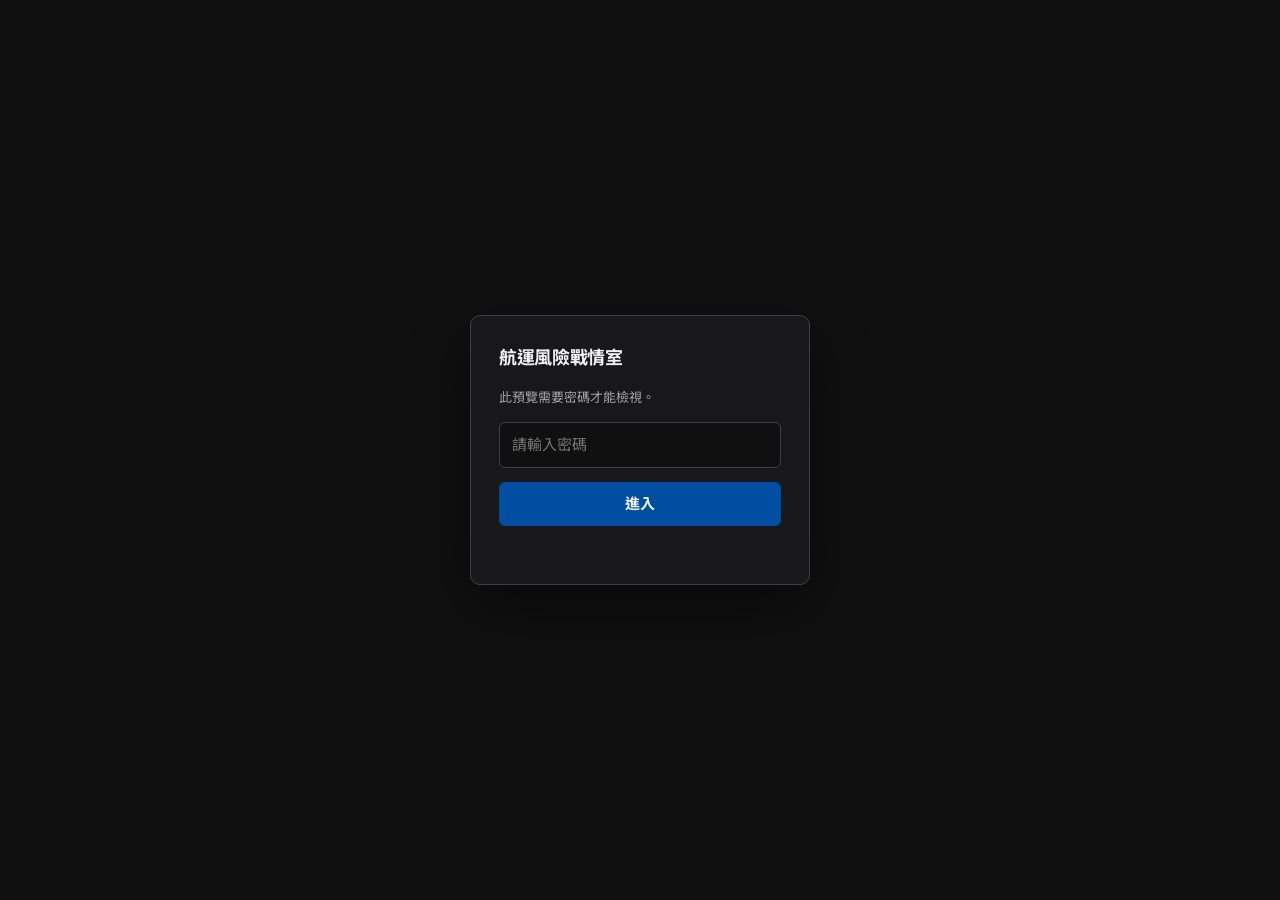
<file: index.html>
<!doctype html><html lang="zh-Hant"><head><meta charset="utf-8"><script src="gate.js?v=warroom-20261014"></script><meta name="viewport" content="width=device-width,initial-scale=1"><title>航運風險戰情室</title><link rel="stylesheet" href="style.css?v=ym-ui-20261013"><link rel="stylesheet" href="pages.css?v=ym-ui-20261013"><link rel="stylesheet" href="strategy.css?v=ym-ui-20261013"><link rel="stylesheet" href="assessment.css?v=ym-ui-20261013"><link rel="stylesheet" href="overview-map.css?v=ym-ui-20261013"><link rel="stylesheet" href="ui-theme.css?v=header-alert-20261014"><link rel="stylesheet" href="ai-assistant.css?v=layout-20261013"><link rel="stylesheet" href="intelligence-model.css?v=country-20261015"><link rel="stylesheet" href="risk-radar.css?v=pad-20261015"><link rel="stylesheet" href="route-hub.css?v=fit5-20261015"><link rel="stylesheet" href="globalview-embed.css?v=asof-20261015"><link rel="stylesheet" href="report-layout.css?v=local-report-fix-20261019"><link rel="stylesheet" href="design-tokens.css?v=ic3-20261015"></head><body>
<header><a class="brand" href="index.html"><img src="assets/logo.png" alt="Yang Ming 陽明海運"></a><div class="product"><span>航運風險戰情室</span></div><nav class="primary-nav" aria-label="主選單"><a href="#overview" data-page="overview">全球態勢</a><a href="#intelligence" data-page="intelligence">風險情報</a><a href="#routes" data-page="routes">航線方案評估</a><a href="#reports" data-page="reports">決策報告</a></nav><div class="header-right"><button id="aiAssistantTrigger" class="ai-trigger" aria-haspopup="dialog" aria-controls="aiAssistant" aria-expanded="false"><svg viewBox="0 0 24 24" fill="none" stroke="currentColor" stroke-width="1.6" aria-hidden="true"><path d="m12 3 2.5 6.5L21 12l-6.5 2.5L12 21l-2.5-6.5L3 12l6.5-2.5Z"/></svg>AI 助手</button><div class="header-user"><button type="button" class="header-avatar" id="userMenuTrigger" aria-haspopup="menu" aria-expanded="false" aria-controls="userMenu" title="YM">YM</button><div id="userMenu" class="user-menu" role="menu" hidden><div class="user-menu-head"><strong>YM</strong><span>test@yangming.com</span></div><button type="button" role="menuitem" id="logoutBtn"><svg viewBox="0 0 24 24" fill="none" stroke="currentColor" stroke-width="1.8" stroke-linecap="round" stroke-linejoin="round" aria-hidden="true"><path d="M9 21H5a2 2 0 0 1-2-2V5a2 2 0 0 1 2-2h4"/><path d="m16 17 5-5-5-5"/><path d="M21 12H9"/></svg>登出</button></div></div></div></header><div id="topicNavSlot" hidden></div>
<main class="workspace"><div class="gv-embed"><iframe id="gvFrame" title="全球態勢" allow="fullscreen"></iframe></div><script>/* 全球態勢（GlobalView）：未登入時登入頁直接在嵌入畫面裡顯示（不換頁），登入後接著播開場（地球→地圖→版面展開）；其間蓋滿整頁、頁首先藏起來，收到 expand 才落下 */(function(){var f=document.getElementById('gvFrame'),auth=false;try{auth=sessionStorage.getItem('gv-auth')==='1'}catch(e){}var motionOff=matchMedia('(prefers-reduced-motion: reduce)').matches;if(!auth)document.body.classList.add('gv-intro');f.src='globalview/index.html?embed=1&v=20261015b'+(auth?'':'&login=1');addEventListener('message',function(e){if(e.origin!==location.origin||!e.data||e.data.type!=='gv-intro')return;if(e.data.stage==='start'&&!motionOff)document.body.classList.add('gv-intro');if(e.data.stage==='expand')document.body.classList.remove('gv-intro')});addEventListener('message',function(e){if(e.origin!==location.origin||!e.data||e.data.type!=='gv-nav')return;if(typeof navigatePage==='function')navigatePage(e.data.page)})})()</script><section class="map-column"><div class="map-top"><div><h1>全球航線</h1></div><div class="map-actions"><button id="labelsToggle" aria-pressed="true">國界地名</button><button id="networkToggle" aria-pressed="true">航線圖層</button><button id="reset">↻ 重設</button></div></div><div class="globe-wrap"><canvas id="globe" aria-label="全球航線地圖；拖曳平移、滾輪縮放，也可使用下方航線按鈕選取"></canvas><div class="earth-controls"><button id="north" aria-label="顯示完整地圖"><svg viewBox="0 0 24 24" aria-hidden="true" fill="none" stroke="currentColor" stroke-width="1.75" stroke-linecap="round" stroke-linejoin="round"><circle cx="12" cy="12" r="7"/><path d="M12 2v4m0 12v4M2 12h4m12 0h4"/></svg></button><button id="zoomIn" aria-label="放大地圖"><svg viewBox="0 0 24 24" aria-hidden="true" fill="none" stroke="currentColor" stroke-width="1.75" stroke-linecap="round" stroke-linejoin="round"><path d="M12 5v14M5 12h14"/></svg></button><button id="zoomOut" aria-label="縮小地圖"><svg viewBox="0 0 24 24" aria-hidden="true" fill="none" stroke="currentColor" stroke-width="1.75" stroke-linecap="round" stroke-linejoin="round"><path d="M5 12h14"/></svg></button></div><div class="earth-credit">Natural Earth<span></span></div><div class="map-legend"><span><i class="red-dot"></i>風險節點</span><span><i class="cyan-dot"></i>掛靠港</span><span class="route-key">━ 原航線　┄ 備援航線</span><span>船舶動態</span></div></div></section>
<aside class="right-column"><div class="panel-tabs"><span id="panelTitle">需關注事項</span><button id="panelCollapse" aria-label="展開或收合資訊面板">⌄</button></div><div class="panel-scroll"><section id="eventsPanel"><section class="overview-digest" aria-label="本期戰略摘要"><div class="overview-digest-head"><div><small>本期戰略摘要</small><strong>航道、成本與配置</strong></div><span id="overviewSummaryCount"></span></div><ul class="overview-summary-list"><li><a href="#safety"><strong>航道備援</strong><p>荷莫茲與紅海風險優先評估；比較替代掛靠、繞行與交付安排。</p></a></li><li><a href="#fuel"><strong>燃油成本</strong><p>油價需搭配 OVX 與裂解價差；備援方案一併比較航程與燃油支出。</p></a></li><li><a href="#intelligence"><strong>貨流與市場配置</strong><p>核對美線提前出貨訊號，並結合港口、內陸與國家評級安排運力。</p></a></li></ul><a href="#intelligence">查看情報總覽 </a></section><div class="feed-filters"><button class="active" data-filter="全部">全部</button><button data-filter="航道安全">航道</button><button data-filter="燃油成本">燃油</button><button data-filter="政策與關稅">政策</button><button data-filter="港口與內陸">港口</button><button data-filter="國家風險">國家</button></div><div id="eventList"></div></section><section id="routePanel" hidden><button id="backToIssues" class="back-button">← 返回關注事項</button><div class="issue-context"><span id="issueType">航道安全</span><h2 id="issueTitle">紅海航道通行受影響</h2><p id="issueImpact">需評估亞洲—北歐航線的備援配置。</p></div><div class="route-detail"><div class="detail-heading"><div><h2 id="routeTitle">亞洲 — 北歐 <span>經蘇伊士</span></h2></div><span id="routeBadge" class="badge red">高風險</span></div><div class="detail-metrics"><div><small>主要風險節點</small><strong id="routeNode">曼德海峽</strong></div><div><small>判讀狀態</small><strong id="routeRisk" class="coral">高</strong></div><div><small>可比較方案</small><strong id="routeAlt">繞行好望角</strong></div></div><p id="routeNote">航道風險升高，建議比較蘇伊士與好望角方案的航程及成本。</p></div><section class="route-chart chart-card"><div class="chart-heading"><h2 id="trendTitle">航道通行趨勢</h2></div><div id="trendData"><div class="chart-value"><strong id="trendValue">72</strong><span>指數 · 期初＝100</span><small id="trendDelta"></small></div><div id="trafficChart"></div></div><p id="trendUnavailable" hidden>綜合事件與航線資訊。</p><p class="chart-footnote" id="chartExplanation">指數，基準期＝100。</p></section><section class="evidence-summary"><h3>判讀依據</h3><p id="evidenceText"></p></section><div class="route-action"><h3>下一步</h3><button id="compare">比較備援方案 <span>→</span></button><button id="reportSelected" class="secondary-action">建立此航線報告 ↗</button></div></section></div></aside>
<section class="monitor"><div class="monitor-top"><h2>關注航線</h2><span>選擇航線查看風險</span></div><div class="route-strip"><div id="routeCards"></div></div></section><footer><button id="replayToggle" aria-expanded="false" aria-controls="replayControls">◷ 情境回放</button><div id="replayControls" hidden><button id="play" class="play">▶</button><div class="time-title"><strong>情境回放</strong><span id="dateBottom">2026.10.08</span></div><div class="timeline"><input id="time" aria-label="情境時間" type="range" min="0" max="4" value="4"><div><span>06 月</span><span>07 月</span><span>08 月</span><span>09 月</span><span>現在</span></div></div><button id="now">回到現在 ↗</button><p></p></div><span class="replay-hint">回顧風險變化</span></footer></main><section id="pageContent" class="page-content" hidden aria-label="主要頁面"></section><dialog id="comparison"><button class="close" aria-label="關閉">×</button><span class="eyebrow">情境比較</span><h2>航線方案比較</h2><p></p><div id="comparisonContent"></div><button class="outline" id="report2">↗ 建立報告連結</button></dialog><div id="toast" role="status"></div><script src="assets/countries.js?v=ym-ui-20261013"></script><script src="map-motion.js?v=ym-motion-20261013"></script><script src="app.js?v=header-alert-20261014"></script><script src="pages.js?v=warroom-20261014"></script><script src="strategy.js?v=report-source-20261019"></script><script src="risk-shared.js?v=views-20261015"></script><script src="risk-registry.js?v=shared-20261015"></script><script src="intelligence-model.js?v=nokey-20261015"></script><script src="safety-evidence.js?v=country-20261015"></script><script src="assessment.js?v=ym-blue-20261013"></script><script src="route-network.js?v=fit-20261015"></script><script src="route-compare.js?v=nocrumb-20261015"></script><script src="route-hub.js?v=views-20261015"></script><script src="report-codec.js?v=ym-ui-20261013"></script><script src="report-links.js?v=ym-links-20261013"></script><script src="ai-assistant.js?v=motion-20261013"></script><script src="risk-radar.js?v=asof-20261015"></script><script src="shell-layout.js?v=maritime-20261014"></script><script src="report-fonts.js?v=20261015"></script><script src="report-layout.js?v=local-report-fix-20261019"></script><script src="chart-hover.js?v=hover-20261014"></script><script src="user-menu.js?v=logout-20261014"></script><script src="design-apply.js?v=ds2-20261015"></script><script src="topic-icons.js?v=sigcat-20261015"></script><script src="radar-focus.js?v=unrot-20261015"></script><script src="signals.js?v=kind-20261015"></script><script src="topic-signals.js?v=feed2-20261015"></script><link rel="stylesheet" href="report-local.css?v=local-report-match-20261019"><script src="report-local.js?v=local-report-match-20261019"></script></body></html>
</file>
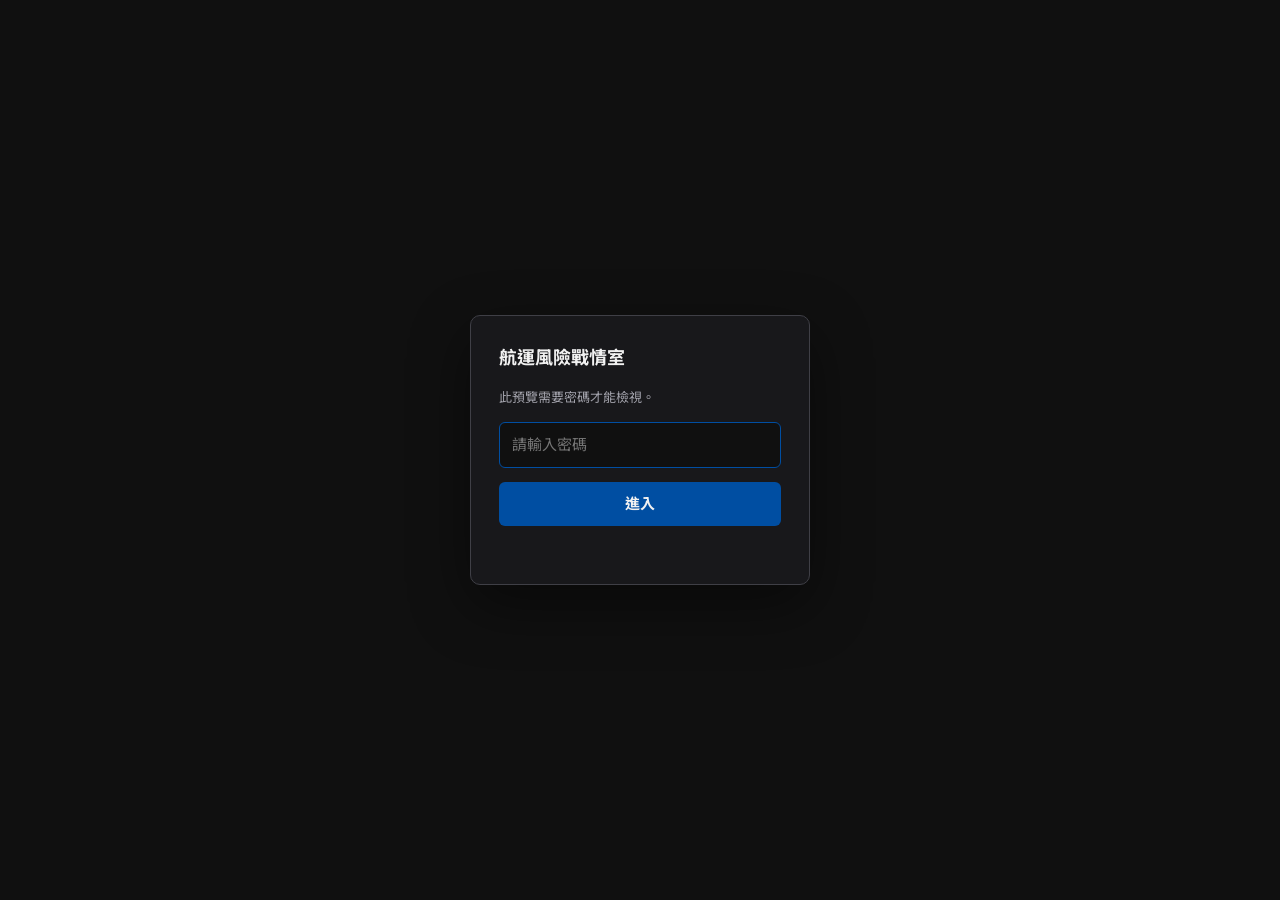
<file: globalview/index.html>
<!doctype html>
<html lang="zh-Hant-TW">
  <head>
    <script src="../gate.js?v=warroom-20261014"></script>
    <meta charset="UTF-8" />
    <meta name="viewport" content="width=device-width, initial-scale=1.0" />
    <title>GlobalView 全球風險洞察平台</title>
    <script type="module" crossorigin src="./assets/index-CtwMl1tH.js"></script>
    <link rel="stylesheet" crossorigin href="./assets/index-C5OML0Cn.css">
  </head>
  <body>
    <div id="root"></div>
  </body>
</html>
</file>
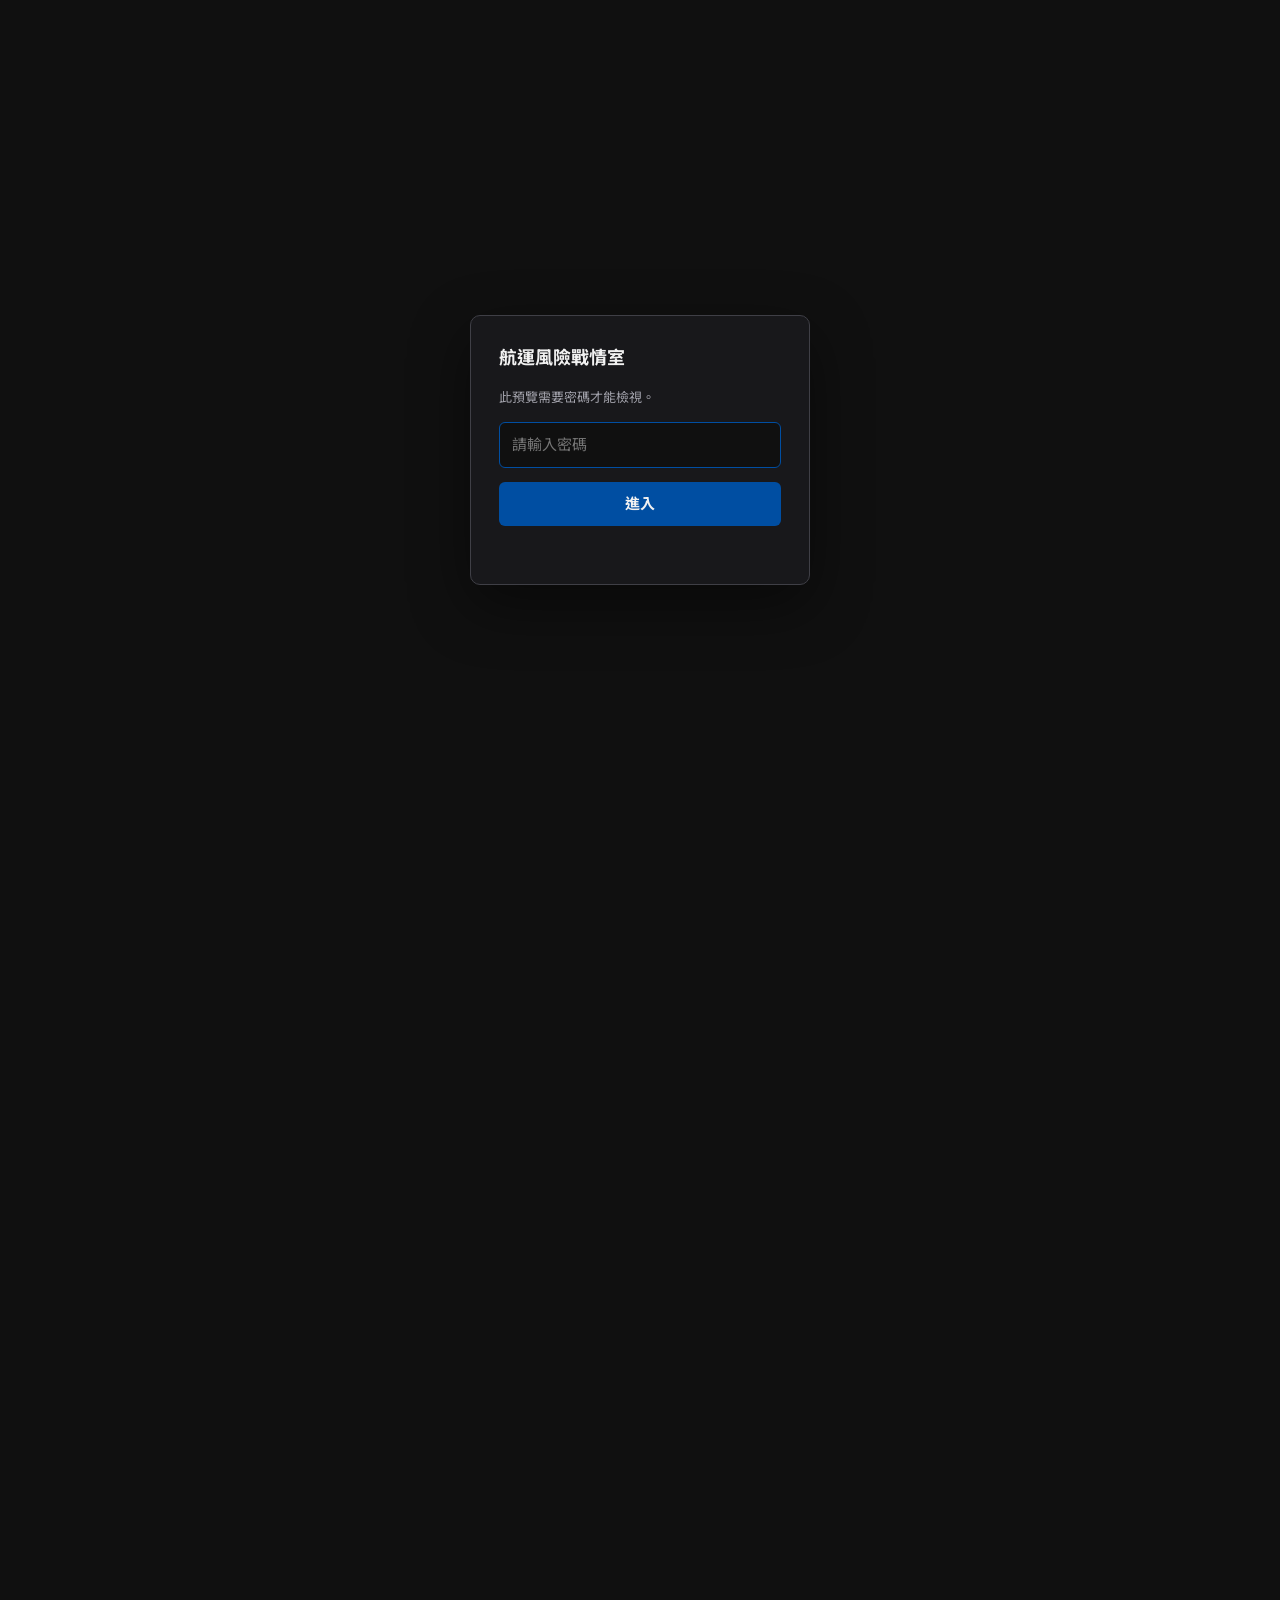
<file: design-system.html>
<!doctype html><html lang="zh-Hant"><head><meta charset="utf-8"><script src="gate.js?v=warroom-20261014"></script><meta name="viewport" content="width=device-width,initial-scale=1"><title>Design System · 航運風險戰情室</title><link rel="stylesheet" href="fonts.css"><link rel="stylesheet" href="design-tokens.css?v=ds-20261014">
<style>
*{box-sizing:border-box}body{margin:0;background:var(--ym-bg);color:var(--ym-text);font:var(--ym-fs-body)/1.55 var(--ym-font-ui)}
a{color:var(--ym-accent);text-decoration:none}a:hover{text-decoration:underline}
.wrap{max-width:1080px;margin:0 auto;padding:32px 24px 80px}
h1{font-size:var(--ym-fs-page);font-weight:700;margin:0 0 4px}h2{font-size:18px;font-weight:700;margin:40px 0 12px}h3{font-size:var(--ym-fs-section);font-weight:600;margin:20px 0 8px}
.lead{color:var(--ym-text-muted);margin:0 0 8px}.lead a{margin-right:14px}
.card{background:var(--ym-surface-1);border:1px solid var(--ym-line);border-radius:var(--ym-radius);padding:20px}
.grid{display:grid;gap:12px}.g4{grid-template-columns:repeat(4,1fr)}.g5{grid-template-columns:repeat(5,1fr)}.g3{grid-template-columns:repeat(3,1fr)}.g2{grid-template-columns:repeat(2,1fr)}
.sw{border:1px solid var(--ym-line);border-radius:var(--ym-radius);overflow:hidden}.sw i{display:block;height:56px}.sw div{padding:8px 10px;font-size:var(--ym-fs-small)}.sw b{display:block;font-weight:600;font-size:13px}.sw code{color:var(--ym-text-muted);font:12px var(--ym-font-data)}
.num{font-family:var(--ym-font-data);font-variant-numeric:tabular-nums}
.muted{color:var(--ym-text-muted)}.small{font-size:var(--ym-fs-small)}
table{width:100%;border-collapse:collapse;font-size:13px}th,td{text-align:left;padding:8px 10px;border-bottom:1px solid var(--ym-line)}th{color:var(--ym-text-muted);font-weight:500;font-size:12px}
.lv-chip{display:inline-flex;align-items:center;gap:5px;height:22px;padding:0 8px;border-radius:var(--ym-radius-s);font-size:12px;font-weight:700;white-space:nowrap}
.lv-chip i{font-style:normal;font-size:10px}
.lv-crit{color:#fff;background:color-mix(in srgb,var(--ym-risk-crit) 20%,transparent)}.lv-crit i{color:var(--ym-risk-crit)}
.lv-high{color:color-mix(in srgb,var(--ym-risk-high) 70%,white);background:color-mix(in srgb,var(--ym-risk-high) 16%,transparent)}.lv-high i{color:var(--ym-risk-high)}
.lv-mid{color:color-mix(in srgb,var(--ym-risk-mid) 70%,white);background:color-mix(in srgb,var(--ym-risk-mid) 14%,transparent)}.lv-mid i{color:var(--ym-risk-mid)}
.lv-low{color:color-mix(in srgb,var(--ym-risk-low) 70%,white);background:color-mix(in srgb,var(--ym-risk-low) 14%,transparent)}.lv-low i{color:var(--ym-risk-low)}
.lv-none{color:var(--ym-text-muted);background:var(--ym-surface-3)}.lv-none i{color:var(--ym-text-muted)}
.btn{display:inline-flex;align-items:center;gap:6px;height:36px;padding:0 14px;border-radius:var(--ym-radius);border:1px solid transparent;font:500 var(--ym-fs-nav) var(--ym-font-ui);color:var(--ym-text);cursor:pointer;background:none}
.btn-primary{background:var(--ym-brand);color:#fff}.btn-primary:hover{filter:brightness(1.1)}
.btn-ghost{border-color:var(--ym-line)}.btn-ghost:hover{background:var(--ym-surface-2)}
.btn-link{padding:0;height:auto;color:var(--ym-accent)}
.nav{display:flex;gap:8px;border-bottom:1px solid var(--ym-line)}.nav a{padding:10px 12px;font:500 var(--ym-fs-nav) var(--ym-font-ui);color:var(--ym-text-muted);border-bottom:2px solid transparent;margin-bottom:-1px}.nav a.on{color:var(--ym-text);border-color:var(--ym-brand)}.nav a:hover{text-decoration:none;color:var(--ym-text)}
.tip{display:inline-block;min-width:180px;padding:8px 10px;border:1px solid var(--ym-line);border-radius:var(--ym-radius);background:rgba(24,24,27,.96);box-shadow:var(--ym-shadow);font-size:12px;line-height:1.6}.tip small{display:block;color:var(--ym-text-muted);font-size:11px;margin-bottom:2px}.tip div{display:flex;align-items:center;gap:6px}.tip div i{width:8px;height:8px;border-radius:50%}.tip div b{margin-left:auto;padding-left:12px}
.type-row{display:grid;grid-template-columns:200px 1fr 140px;align-items:baseline;gap:16px;padding:10px 0;border-bottom:1px solid var(--ym-line)}.type-row code{font:12px var(--ym-font-data);color:var(--ym-text-muted)}
.kpi{display:flex;flex-direction:column;gap:2px}.kpi b{font:600 var(--ym-fs-kpi) var(--ym-font-data)}.kpi span{font-size:12px;color:var(--ym-text-muted)}
.do{display:grid;grid-template-columns:1fr 1fr;gap:12px}.do>div{padding:14px 16px;border-radius:var(--ym-radius);border:1px solid var(--ym-line)}.do h4{margin:0 0 6px;font-size:13px}.do .ok h4{color:var(--ym-risk-low)}.do .no h4{color:var(--ym-risk-crit)}.do li{font-size:13px;margin:4px 0 4px 18px}
svg text{font-family:var(--ym-font-ui);font-size:12px;fill:var(--ym-text-muted)}
</style></head><body><div class="wrap">
<h1>Design System</h1>
<p class="lead">航運風險戰情室共用規範 · 唯一來源 <code>design-tokens.css</code> · 說明 <a href="DESIGN-SYSTEM.md">DESIGN-SYSTEM.md</a> · <a href="index.html">回首頁</a></p>

<h2>1 色彩</h2>
<h3>介面（中性灰）</h3>
<div class="grid g5">
 <div class="sw"><i style="background:var(--ym-bg)"></i><div><b>bg</b><code>#101010</code></div></div>
 <div class="sw"><i style="background:var(--ym-surface-1)"></i><div><b>surface-1 卡片</b><code>#111113</code></div></div>
 <div class="sw"><i style="background:var(--ym-surface-2)"></i><div><b>surface-2 次層</b><code>#18181B</code></div></div>
 <div class="sw"><i style="background:var(--ym-surface-3)"></i><div><b>surface-3 選取</b><code>#27272A</code></div></div>
 <div class="sw"><i style="background:var(--ym-line-strong)"></i><div><b>line-strong</b><code>#3F3F46</code></div></div>
 <div class="sw"><i style="background:var(--ym-text)"></i><div><b>text</b><code>#F1F1F1</code></div></div>
 <div class="sw"><i style="background:var(--ym-text-2)"></i><div><b>text-2 說明</b><code>#D4D4D8</code></div></div>
 <div class="sw"><i style="background:var(--ym-text-muted)"></i><div><b>text-muted 輔助</b><code>#A1A1AA</code></div></div>
 <div class="sw"><i style="background:var(--ym-brand)"></i><div><b>brand 陽明藍</b><code>#004EA2</code></div></div>
 <div class="sw"><i style="background:var(--ym-accent)"></i><div><b>accent 互動</b><code>#60A5FA</code></div></div>
</div>
<h3>風險語意（一定搭配形狀＋文字）</h3>
<div class="grid g5">
 <div class="sw"><i style="background:var(--ym-risk-crit)"></i><div><b>■ 危急</b><code>#EF4444</code></div></div>
 <div class="sw"><i style="background:var(--ym-risk-high)"></i><div><b>◆ 高</b><code>#F97316</code></div></div>
 <div class="sw"><i style="background:var(--ym-risk-mid)"></i><div><b>▲ 中</b><code>#FBBF24</code></div></div>
 <div class="sw"><i style="background:var(--ym-risk-low)"></i><div><b>● 低／正常</b><code>#34D399</code></div></div>
 <div class="sw"><i style="background:var(--ym-risk-none)"></i><div><b>● 無訊號</b><code>#A1A1AA</code></div></div>
</div>
<h3>資料類型 / 圖表序列</h3>
<div class="grid g4">
 <div class="sw"><i style="background:var(--ym-type-event)"></i><div><b>事件</b><code>#F87171</code></div></div>
 <div class="sw"><i style="background:var(--ym-type-indicator)"></i><div><b>指標 / 序列 3</b><code>#FBBF24</code></div></div>
 <div class="sw"><i style="background:var(--ym-type-route)"></i><div><b>航線 / 序列 1</b><code>#60A5FA</code></div></div>
 <div class="sw"><i style="background:var(--ym-type-country)"></i><div><b>國家 / 序列 4</b><code>#A78BFA</code></div></div>
</div>

<h2>2 字體與字級</h2>
<div class="card">
 <div class="type-row"><code>--ym-fs-page 22/700</code><span style="font-size:22px;font-weight:700">全球態勢 Global Situation</span><span class="muted small">頁面標題</span></div>
 <div class="type-row"><code>--ym-fs-section 14/600</code><span style="font-size:14px;font-weight:600">風險燈號 Risk Lights</span><span class="muted small">卡片標題</span></div>
 <div class="type-row"><code>--ym-fs-body 14/400</code><span>荷莫茲海峽通行量年減 97%，繞行將成常態；重點是把延誤與成本控制在可預期區間。</span><span class="muted small">內文，行高 1.55</span></div>
 <div class="type-row"><code>--ym-fs-nav 13/500</code><span style="font-size:13px;font-weight:500">風險情報 · 航線方案評估 · 決策報告</span><span class="muted small">導覽、按鈕</span></div>
 <div class="type-row"><code>--ym-fs-small 12/400</code><span class="small muted">截至 2026/06/30 · 通行量對比去年同期 · 示意數據</span><span class="muted small">輔助文字、刻度（最小字級）</span></div>
 <div class="type-row"><code>--ym-fs-kpi 24/600 mono</code><span class="kpi"><b>2.3 <span style="font:12px var(--ym-font-ui)">艘/日</span></b><span>比去年同期 −97%</span></span><span class="muted small">關鍵數字</span></div>
 <div class="type-row" style="border:0"><code>--ym-font-data</code><span class="num">2026/06/30 · 227.1 艘/日 · −5% · DB4a</span><span class="muted small">數字、日期一律等寬字</span></div>
</div>

<h2>3 元件</h2>
<div class="grid g2">
 <div class="card"><h3 style="margin-top:0">風險等級標籤 <code class="muted" style="font:12px var(--ym-font-data)">.lv-chip</code></h3>
  <p><span class="lv-chip lv-crit"><i>■</i>危急</span> <span class="lv-chip lv-high"><i>◆</i>高</span> <span class="lv-chip lv-mid"><i>▲</i>中</span> <span class="lv-chip lv-low"><i>●</i>低</span> <span class="lv-chip lv-none"><i>●</i>無訊號</span></p>
  <p class="small muted">高 22px、圓角 4、12/700；形狀＋文字，色弱與黑白列印都可讀。</p></div>
 <div class="card"><h3 style="margin-top:0">按鈕</h3>
  <p><button class="btn btn-primary">登入</button> <button class="btn btn-ghost">情境模擬</button> <button class="btn btn-ghost">↻ 重設</button> <button class="btn btn-link">查看主題分析 →</button></p>
  <p class="small muted">主要按鈕一頁最多一個，用陽明藍；其餘用幽靈按鈕；文字連結用 accent。</p></div>
 <div class="card"><h3 style="margin-top:0">導覽</h3>
  <div class="nav"><a class="on">全球態勢</a><a>風險情報</a><a>航線方案評估</a><a>決策報告</a></div>
  <p class="small muted">13/500；目前頁白字＋ 2px 陽明藍底線。</p></div>
 <div class="card"><h3 style="margin-top:0">提示框 <code class="muted" style="font:12px var(--ym-font-data)">.chart-tip</code></h3>
  <div class="tip"><small>2026/02/07</small><div><i style="background:var(--ym-type-route)"></i>OVX 波動率<b class="num">52</b></div><div><i style="background:var(--ym-series-2)"></i>WTI 期貨<b class="num">68</b></div><div><i style="background:var(--ym-series-3)"></i>Brent 期貨<b class="num">72</b></div></div>
  <p class="small muted">surface-2 96%、1px line、圓角 8；第一行日期 muted，數值右對齊等寬字。</p></div>
</div>

<h3>五類風險圖示 <code class="muted" style="font:12px var(--ym-font-data)">.topic-ic</code></h3>
<div class="card" style="display:flex;gap:22px;flex-wrap:wrap;align-items:center">
 <span><svg class="topic-ic"><use href="#ym-ic-lane"/></svg>航道安全 <code class="muted" style="font:12px var(--ym-font-data)">waves</code></span>
 <span><svg class="topic-ic"><use href="#ym-ic-policy"/></svg>政策與關稅 <code class="muted" style="font:12px var(--ym-font-data)">landmark</code></span>
 <span><svg class="topic-ic"><use href="#ym-ic-fuel"/></svg>燃油成本 <code class="muted" style="font:12px var(--ym-font-data)">fuel</code></span>
 <span><svg class="topic-ic"><use href="#ym-ic-port"/></svg>港口與內陸 <code class="muted" style="font:12px var(--ym-font-data)">container</code></span>
 <span><svg class="topic-ic"><use href="#ym-ic-country"/></svg>國家風險 <code class="muted" style="font:12px var(--ym-font-data)">flag</code></span>
 <p class="small muted" style="width:100%;margin:0">單色跟隨文字；文字列 14px、軸標／卡片標題 16px；左側 6px。HTML 由 <code>topic-icons.js</code> 自動插入，React 用 <code>TopicIcon</code>。</p>
</div>
<h3>圖表</h3>
<div class="card">
 <svg viewBox="0 0 640 180" style="width:100%;max-width:640px;display:block">
  <g stroke="var(--ym-line)" stroke-dasharray="3 4"><path d="M40 20H620M40 70H620M40 120H620"/></g>
  <text x="8" y="24">150</text><text x="8" y="74">85</text><text x="8" y="124">20</text>
  <text x="40" y="168">11 月</text><text x="300" y="168">1 月</text><text x="560" y="168">3 月</text>
  <path d="M430 20V150" stroke="var(--ym-risk-crit)" stroke-dasharray="3 4"/><text x="436" y="32" fill="var(--ym-risk-crit)">2/28 戰爭爆發</text>
  <polyline fill="none" stroke="var(--ym-type-route)" stroke-width="2" stroke-linejoin="round" points="40,120 120,118 200,112 280,108 360,96 430,60 500,34 560,40 620,46"/>
  <polyline fill="none" stroke="var(--ym-series-2)" stroke-width="2" stroke-linejoin="round" points="40,130 120,128 200,126 280,124 360,120 430,110 500,84 560,70 620,66"/>
  <path d="M360 20V150" stroke="var(--ym-text-muted)" stroke-dasharray="3 3"/><circle cx="360" cy="96" r="4.5" fill="var(--ym-type-route)" stroke="var(--ym-bg)" stroke-width="1.5"/><circle cx="360" cy="120" r="4.5" fill="var(--ym-series-2)" stroke="var(--ym-bg)" stroke-width="1.5"/>
  <circle cx="620" cy="46" r="3" fill="var(--ym-type-route)"/><circle cx="620" cy="66" r="3" fill="var(--ym-series-2)"/>
 </svg>
 <p class="small muted">背景透明、格線 line 虛線、刻度 12px muted、線寬 2、終點 3px 實心點；hover 十字線＋圓點＋提示框；事件標記紅色虛線。序列順序：藍 → 綠 → 黃 → 紫。</p>
</div>

<h2>4 形狀、間距、動態</h2>
<div class="card"><table><tr><th>項目</th><th>值</th><th>Token</th></tr>
<tr><td>卡片／按鈕／提示框圓角</td><td class="num">8px</td><td><code class="num">--ym-radius</code></td></tr>
<tr><td>標籤／小方塊圓角</td><td class="num">4px</td><td><code class="num">--ym-radius-s</code></td></tr>
<tr><td>間距</td><td class="num">4 的倍數；卡片內距 16–24，卡片間 12</td><td><code class="num">--ym-space</code></td></tr>
<tr><td>陰影</td><td>只有浮動元素（提示框、選單、對話框）</td><td><code class="num">--ym-shadow</code></td></tr>
<tr><td>動態</td><td class="num">hover 150ms · 切換 250ms · 進場 800ms</td><td><code class="num">--ym-dur-fast / --ym-dur / --ym-dur-slow</code></td></tr>
</table></div>

<h2>5 Do / Don't</h2>
<div class="do">
 <div class="ok"><h4>Do</h4><ul><li>狀態用形狀＋文字＋顏色三者一起。</li><li>數字用等寬字，對齊到小數點。</li><li>新 CSS 一律 <code class="num">var(--ym-*)</code>。</li><li>示意數據旁邊標「示意數據」和資料區間。</li><li>一頁一個主要按鈕。</li></ul></div>
 <div class="no"><h4>Don't</h4><ul><li>不要在一般文字、邊線、裝飾用彩色。</li><li>不要把陽明紅拿來表示風險。</li><li>不要有小於 12px 的文字，包含圖表刻度。</li><li>不要寫死色碼或 px 字級。</li><li>不要同一頁用兩種圓角。</li></ul></div>
</div>

<h2>6 套用</h2>
<div class="card"><pre class="num" style="margin:0;white-space:pre-wrap;font-size:12px;line-height:1.7">&lt;!-- HTML 頁面：放在所有樣式之後、所有 script 之後 --&gt;
&lt;link rel="stylesheet" href="design-tokens.css"&gt;
&lt;script src="design-apply.js"&gt;&lt;/script&gt;

/* GlobalView：?embed=1 自動套 .theme-ym；TS 顏色從 src/lib/theme.ts 的 C 拿 */</pre></div>
</div><script src="topic-icons.js?v=ic-20261015"></script></body></html>
</file>
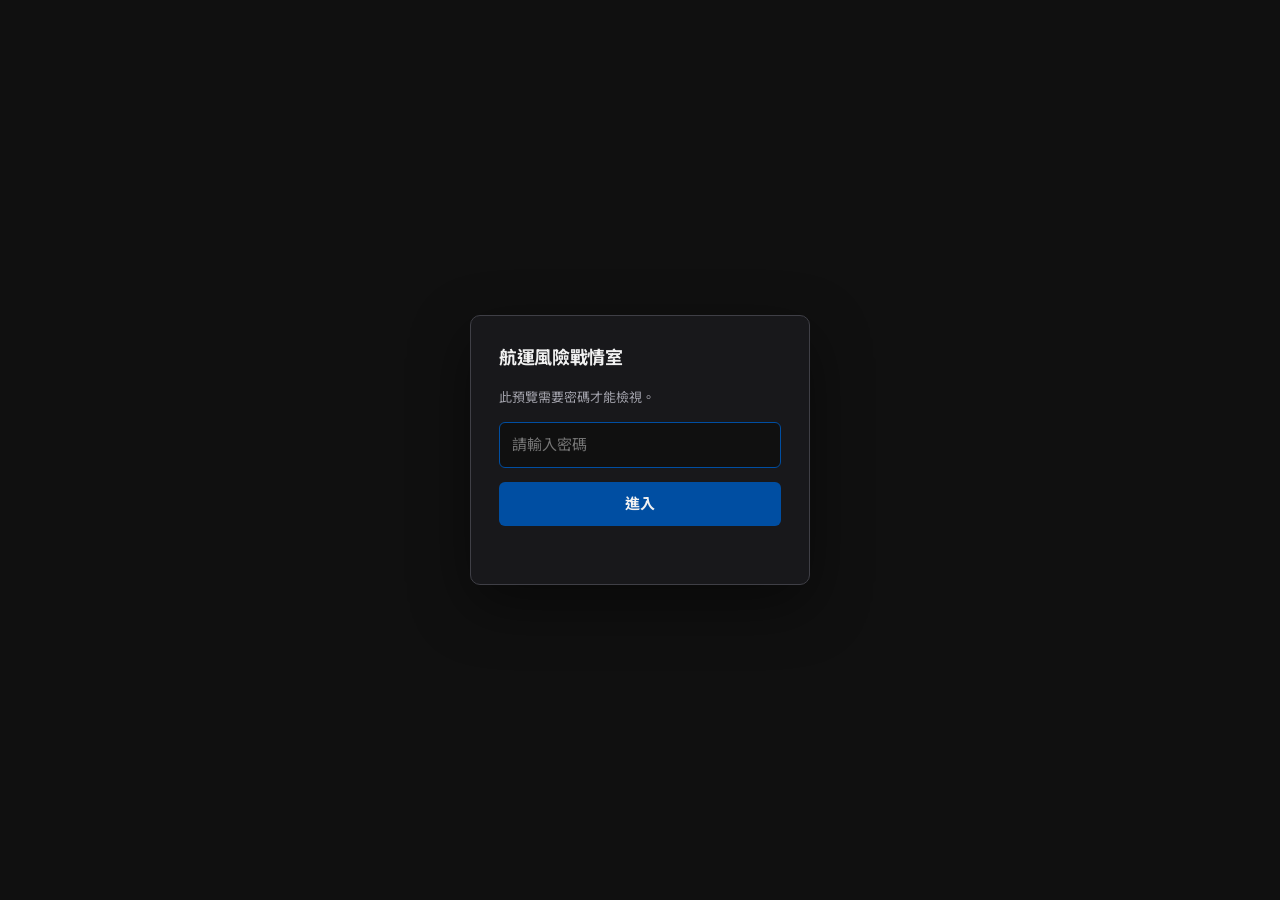
<file: report.html>
<!doctype html>
<html lang="zh-Hant"><head><meta charset="utf-8"><script src="gate.js?v=warroom-20261014"></script><meta name="viewport" content="width=device-width,initial-scale=1"><meta name="referrer" content="no-referrer"><title>航運風險戰情室</title><style>*{box-sizing:border-box}body{margin:0;background:#0a1423;color:#e1eaf8;font:14px system-ui}header{display:flex;align-items:center;gap:20px;padding:16px 24px;border-bottom:1px solid #2f4460}header img{width:140px}header a{margin-left:auto;color:#a9cafa;text-decoration:none}#status{max-width:700px;margin:60px auto;padding:24px;line-height:1.9}iframe{display:block;border:0;width:100%;height:calc(100dvh - 64px);background:#fff}iframe[hidden],#status[hidden]{display:none}@media(max-width:600px){header{padding:16px;gap:12px}header img{width:110px}header span{font-size:12px}}</style><link rel="stylesheet" href="ui-theme.css?v=ym-blue-20261013"><script src="report-codec.js?v=ym-ui-20261013" defer></script><script src="report-fonts.js?v=ym-ui-20261013" defer></script><script src="report-viewer.js?v=ym-ui-20261013" defer></script><link rel="stylesheet" href="design-tokens.css?v=ds-20261014"></head><body><header><img src="assets/logo.png" alt="Yang Ming 陽明海運"><span>決策報告</span><a href="index.html#reports">返回平台</a></header><p id="status" role="status">正在讀取報告…</p><iframe id="reportFrame" title="決策報告內容" sandbox="" referrerpolicy="no-referrer" hidden></iframe></body></html>
</file>
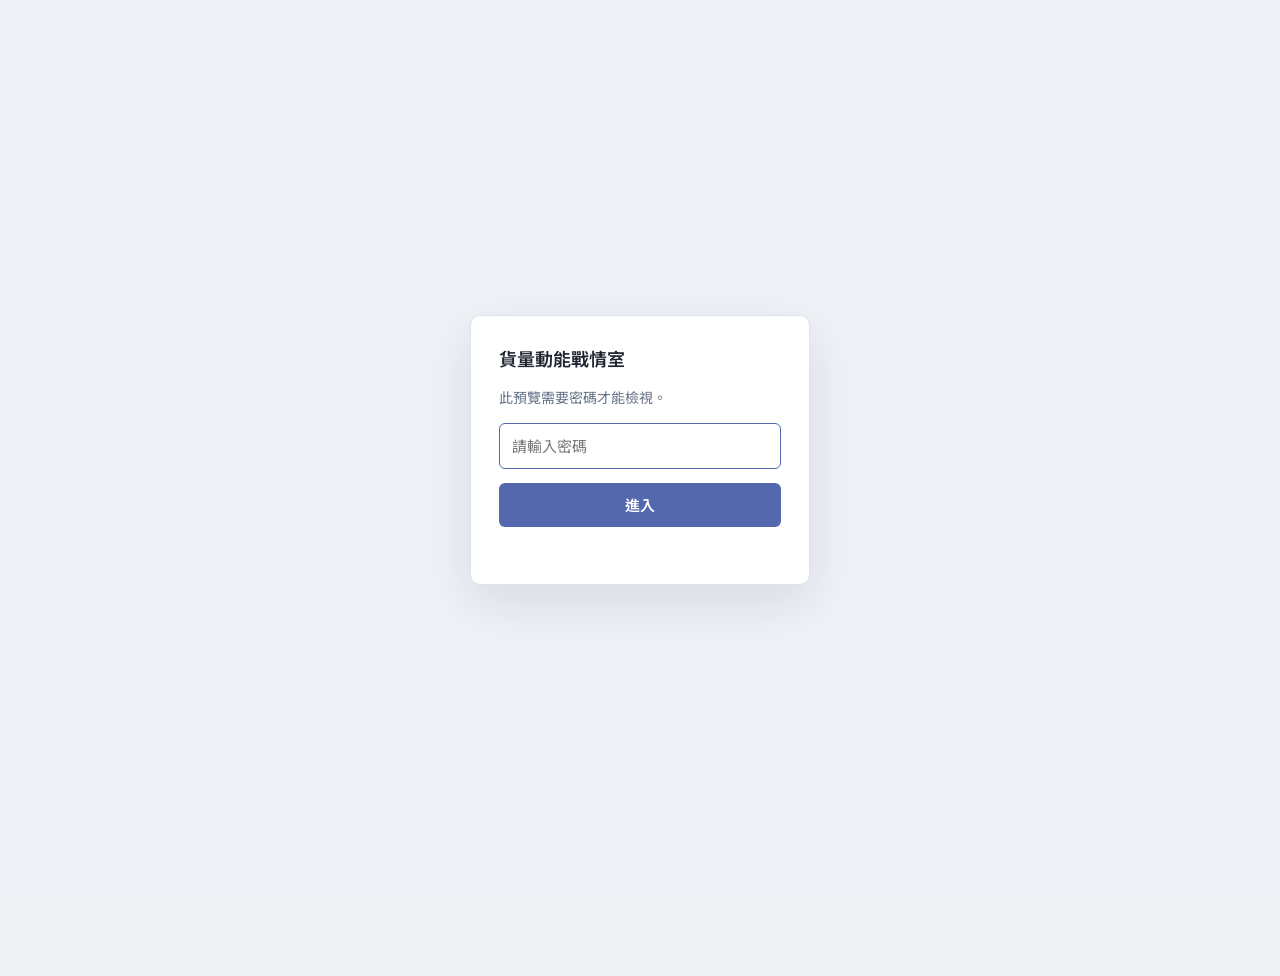
<file: 貨量動能戰情室.html>
<!doctype html>
<html lang="zh-Hant-TW">
<head>
<meta charset="utf-8">
<meta name="viewport" content="width=device-width,initial-scale=1">
<title>貨量動能戰情室</title>
<script id="ym-gate-inline">
/* Password gate for the preview site. Loaded synchronously in <head> so the page never flashes.
   Unlock lasts for the current browser tab (sessionStorage); a new visit asks again.
   Note: this is a viewing lock for a static site, not real security — the files are public on GitHub. */
(function () {
  var HASH = "d75f4c676cb14c557b5337f513e90c428e285a84340fbea4a4acc41b75358c6e"; // SHA-256 of the password
  var KEY = "ym-gate";
  try { if (sessionStorage.getItem(KEY) === HASH) return; } catch (e) {}

  var css = document.createElement("style");
  css.id = "ym-gate-css";
  css.textContent =
    "body>*:not(#ym-gate){visibility:hidden!important}" +
    "#ym-gate{position:fixed;inset:0;z-index:2147483647;display:grid;place-items:center;background:#eef1f5;color:#202532;" +
    "font:15px/1.6 Inter,'Noto Sans TC',sans-serif}" +
    "#ym-gate form{width:min(340px,calc(100vw - 32px));display:flex;flex-direction:column;gap:14px;padding:28px;" +
    "background:#ffffff;border:1px solid #dde3ec;border-radius:10px;box-shadow:0 18px 50px rgba(32,37,50,.10)}" +
    "#ym-gate h1{margin:0;font-size:18px;font-weight:600}#ym-gate p{margin:0;color:#657186;font-size:13px}" +
    "#ym-gate input{font:inherit;color:inherit;background:#ffffff;border:1px solid #c9d3e3;border-radius:6px;padding:10px 12px;outline:none}" +
    "#ym-gate input:focus{border-color:#5468AE}" +
    "#ym-gate button{font:inherit;font-weight:600;cursor:pointer;border:0;border-radius:6px;padding:10px;background:#5468AE;color:#ffffff}" +
    "#ym-gate .err{color:#d1453b;font-size:13px;min-height:1.2em}";
  document.head.appendChild(css);

  function sha256(text) {
    return crypto.subtle.digest("SHA-256", new TextEncoder().encode(text)).then(function (buf) {
      return Array.prototype.map.call(new Uint8Array(buf), function (b) { return ("0" + b.toString(16)).slice(-2); }).join("");
    });
  }

  function mount() {
    var gate = document.createElement("div");
    gate.id = "ym-gate";
    gate.innerHTML =
      '<form autocomplete="off"><h1>貨量動能戰情室</h1><p>此預覽需要密碼才能檢視。</p>' +
      '<input type="password" aria-label="密碼" placeholder="請輸入密碼" required>' +
      '<button type="submit">進入</button><div class="err" role="alert"></div></form>';
    document.body.appendChild(gate);
    var input = gate.querySelector("input");
    var err = gate.querySelector(".err");
    input.focus();
    gate.querySelector("form").addEventListener("submit", function (e) {
      e.preventDefault();
      sha256(input.value.trim()).then(function (h) {
        if (h !== HASH) { err.textContent = "密碼不正確，請再試一次。"; input.select(); return; }
        try { sessionStorage.setItem(KEY, HASH); } catch (x) {}
        gate.remove();
        css.remove();
        window.dispatchEvent(new Event("resize")); // let canvases re-measure now that the page is visible
      });
    });
  }

  if (document.body) mount();
  else document.addEventListener("DOMContentLoaded", mount);
})();

</script>
<link rel="stylesheet" href="https://fonts.googleapis.com/css2?family=IBM+Plex+Mono:wght@400;500&family=IBM+Plex+Sans:wght@400;500;600&family=Noto+Sans+TC:wght@400;500;700&display=swap">
<style>
/* Layout: a single dark operations console. Command bar with tabs on top; overview = KPI + family list | ontology graph + roll-up chart | signal feed. Family and model tabs drill down. Deliberately dark-only: it is a control room. */
:root{
  color-scheme:dark;
  --bg:#071019; --panel:#0e1a24; --panel-2:#15242f; --line:#1d2e3b; --line-2:#344b5c;
  --ink:#edf2f5; --ink-2:#a9b8c2; --ink-3:#71838f;
  --accent:#4fc3c9; --c2:#e3a857; --c3:#a993e6; --c4:#7cc68a;
  --good:#2fb35a; --warn:#f0b429; --serious:#e8794a; --crit:#d64545;
  --font-body:"IBM Plex Sans","Noto Sans TC",system-ui,-apple-system,"PingFang TC","Microsoft JhengHei",sans-serif;
  --font-mono:"IBM Plex Mono",ui-monospace,Menlo,monospace;
}
*{box-sizing:border-box}
body{background:var(--bg);color:var(--ink);font-family:var(--font-body);font-size:13.5px;line-height:1.55;margin:0}
button{font:inherit;color:inherit}
:focus-visible{outline:2px solid var(--accent);outline-offset:2px;border-radius:3px}
@media (prefers-reduced-motion:reduce){*{transition:none!important}}

.bar{display:flex;align-items:center;flex-wrap:wrap;gap:8px 20px;padding:10px 16px;border-bottom:1px solid var(--line);background:var(--panel)}
.brand{display:flex;flex-direction:column;line-height:1.25}
.brand small{font-family:var(--font-mono);font-size:10px;letter-spacing:.1em;color:var(--ink-3);text-transform:uppercase}
.brand h1{font-size:17px;margin:0;letter-spacing:.06em;font-weight:700}
.tabs{display:flex;gap:2px;flex:1 1 auto;min-width:0;overflow-x:auto;scrollbar-width:none}
.tabs button{all:unset;cursor:pointer;white-space:nowrap;padding:7px 12px;border-radius:6px;color:var(--ink-2);font-size:13px}
.tabs button:hover{background:var(--panel-2);color:var(--ink)}
.tabs button[aria-selected="true"]{background:var(--panel-2);color:var(--ink);box-shadow:inset 0 -2px 0 var(--accent)}
.tabs button:focus-visible{outline:2px solid var(--accent);outline-offset:-2px}
.demo{font-size:11px;color:var(--ink-3);border:1px dashed var(--line-2);border-radius:999px;padding:1px 9px;white-space:nowrap;margin-left:auto}

.stage{padding:12px 16px 20px}
.home{display:grid;grid-template-columns:270px minmax(0,1fr) 320px;gap:12px;align-items:start}
.col{display:flex;flex-direction:column;gap:12px;min-width:0}
@media (max-width:1180px){.home{grid-template-columns:minmax(0,1fr) 300px}.home .c-right{grid-column:1 / -1}}
@media (max-width:820px){.home{grid-template-columns:minmax(0,1fr)}}

.p{background:var(--panel);border:1px solid var(--line);border-radius:8px;min-width:0}
.p-h{display:flex;justify-content:space-between;align-items:center;gap:10px;padding:9px 12px 8px;border-bottom:1px solid var(--line);flex-wrap:wrap}
.p-h h2{font-size:12.5px;font-weight:600;letter-spacing:.05em;margin:0;color:var(--ink-2)}
.p-h small{font-size:11.5px;color:var(--ink-3)}
.p-b{padding:10px 12px;display:flex;flex-direction:column;gap:10px}
.note{margin:0;font-size:12px;color:var(--ink-3)}

.kpi{display:grid;grid-template-columns:minmax(0,1fr) auto;padding:9px 12px;border-bottom:1px solid var(--line);align-items:end}
.kpi:last-child{border-bottom:0}
.kpi-l{grid-column:1 / -1;font-size:11.5px;color:var(--ink-3)}
.kpi-v{font-size:21px;font-weight:600;line-height:1.25;font-variant-numeric:tabular-nums}
.kpi-v small{font-size:11.5px;font-weight:400;color:var(--ink-3);margin-left:4px}
.kpi-d{grid-column:1 / -1;font-size:11.5px;color:var(--ink-2)}

.st{--c:var(--ink-3);display:inline-flex;align-items:center;gap:6px;font-size:12px;font-weight:500;background:color-mix(in srgb,var(--c) 22%,var(--panel));border-radius:5px;padding:1px 8px 1px 7px;white-space:nowrap}
.st i{width:8px;height:8px;background:var(--c);display:inline-block}
.st.up2{--c:var(--good)} .st.up2 i{clip-path:polygon(50% 0,100% 100%,0 100%)}
.st.up1{--c:var(--accent)} .st.up1 i{clip-path:polygon(50% 0,100% 100%,0 100%)}
.st.flat{--c:var(--line-2);color:var(--ink-2)} .st.flat i{border-radius:50%}
.st.dn1{--c:var(--warn)} .st.dn1 i{clip-path:polygon(0 0,100% 0,50% 100%)}
.st.dn2{--c:var(--crit)} .st.dn2 i{clip-path:polygon(0 0,100% 0,50% 100%)}

.fams{list-style:none;margin:0;padding:0}
.fam{all:unset;box-sizing:border-box;width:100%;cursor:pointer;display:grid;grid-template-columns:minmax(0,1fr) auto;gap:3px 8px;padding:9px 12px;border-bottom:1px solid var(--line);align-items:center}
.fams li:last-child .fam{border-bottom:0}
.fam:hover,.fam[aria-current="true"]{background:var(--panel-2)}
.fam:focus-visible{outline:2px solid var(--accent);outline-offset:-2px}
.fam b{font-weight:600;font-size:13.5px}
.fam .sub{font-size:11.5px;color:var(--ink-3);display:flex;gap:8px;align-items:center}
.fam svg{display:block}
.code{font-family:var(--font-mono);font-size:11.5px;white-space:nowrap}

.graph svg{display:block;width:100%;height:auto}
.gl{font-size:11px;fill:var(--ink-3);letter-spacing:.06em}
.nd{cursor:pointer}
.nd rect{fill:var(--panel-2);stroke:var(--line-2);stroke-width:1}
.nd.raw rect{stroke-dasharray:3 3}
.nd.fam rect{fill:color-mix(in srgb,var(--accent) 16%,var(--panel));stroke:var(--accent)}
.nd.ext rect{fill:var(--panel);stroke:var(--c2)}
.nd.on rect{stroke:var(--ink);stroke-width:1.6}
.nd:focus-visible{outline:none}
.nd:focus-visible rect{stroke:var(--accent);stroke-width:2}
.n1{font-size:12px;font-weight:600;fill:var(--ink)}
.n2{font-size:10.5px;fill:var(--ink-3);font-family:var(--font-mono)}
.ed{stroke:var(--line-2);stroke-width:1.4;fill:none}
.ed.res{stroke:var(--accent);stroke-opacity:.7}
.ed.sc{stroke:var(--c2);stroke-dasharray:4 3}
.el{font-size:10px;fill:var(--ink-2);stroke:var(--panel);stroke-width:3px;paint-order:stroke}
.detail{border-top:1px solid var(--line);padding-top:10px;font-size:12.5px;color:var(--ink-2);min-height:3.2em}
.detail b{color:var(--ink);font-weight:600}
.key{display:flex;flex-wrap:wrap;gap:4px 14px;font-size:11.5px;color:var(--ink-3)}
.key span{display:inline-flex;align-items:center;gap:6px}
.key i{display:inline-block;width:18px;border-top:2px solid var(--c)}
.key i.dash{border-top-style:dashed}

.chart{position:relative}
.chart svg{display:block;width:100%;height:auto;touch-action:pan-y}
.ax{font-size:11px;fill:var(--ink-3);font-variant-numeric:tabular-nums}
.endl{font-size:11.5px;font-weight:600;fill:var(--ink);font-variant-numeric:tabular-nums}
.tip{position:absolute;pointer-events:none;background:var(--panel-2);border:1px solid var(--line-2);border-radius:6px;padding:6px 10px;font-size:12px;line-height:1.55;white-space:nowrap;color:var(--ink-2);z-index:2}
.tip b{color:var(--ink);font-weight:600}
.tip .sw{display:inline-block;width:8px;height:8px;border-radius:2px;margin-right:6px}
.legend{display:flex;flex-wrap:wrap;gap:4px 16px;font-size:12px;color:var(--ink-2)}
.legend i{display:inline-block;width:14px;border-top:2px solid var(--c);vertical-align:middle;margin-right:6px}
.legend i.tot{border-top-width:3px}

.feed{list-style:none;margin:0;padding:0}
.fi{padding:9px 12px;border-bottom:1px solid var(--line);display:grid;gap:3px}
.fi:last-child{border-bottom:0}
.fi time{font-family:var(--font-mono);font-size:11px;color:var(--ink-3);display:flex;gap:8px;align-items:center}
.fi p{margin:0;font-size:13px}
.kind{font-family:var(--font-body);font-size:10.5px;border-radius:3px;padding:0 5px;line-height:1.6;border:1px solid var(--line-2);color:var(--ink-2)}
.kind.k-fam{background:var(--accent);border-color:var(--accent);color:var(--bg);font-weight:600}
.kind.k-sc{border-color:var(--c2);color:var(--c2)}

.fv{display:grid;grid-template-columns:minmax(0,1fr);gap:12px}
.fv-h{display:flex;justify-content:space-between;align-items:flex-end;gap:12px;flex-wrap:wrap}
.fv-h h2{font-size:19px;margin:0;letter-spacing:.03em}
.fv-h p{margin:2px 0 0;color:var(--ink-2);font-size:13px;max-width:80ch}
.chips{display:flex;gap:6px;flex-wrap:wrap}
.chips button{all:unset;cursor:pointer;padding:4px 11px;border:1px solid var(--line-2);border-radius:999px;font-size:12.5px;color:var(--ink-2);white-space:nowrap}
.chips button:hover{background:var(--panel-2);color:var(--ink)}
.chips button[aria-pressed="true"]{border-color:var(--accent);color:var(--ink);background:var(--panel-2)}
.chips button:focus-visible{outline:2px solid var(--accent);outline-offset:2px}
.fv-grid{display:grid;grid-template-columns:minmax(0,3fr) minmax(0,2fr);gap:12px;align-items:start}
@media (max-width:980px){.fv-grid{grid-template-columns:minmax(0,1fr)}}
.x-scroll{overflow-x:auto}
table{border-collapse:collapse;width:100%;font-size:13px}
th,td{padding:7px 8px;text-align:left;border-bottom:1px solid var(--line);vertical-align:middle}
th{font-weight:500;color:var(--ink-3);font-size:11.5px;white-space:nowrap}
tr:last-child td{border-bottom:0}
.r{text-align:right;font-variant-numeric:tabular-nums;white-space:nowrap}
.tree{list-style:none;margin:0;padding:0;font-size:13px}
.tree li{position:relative;padding:5px 0 5px 18px}
.tree li::before{content:"";position:absolute;left:5px;top:0;bottom:0;border-left:1px solid var(--line-2)}
.tree li::after{content:"";position:absolute;left:5px;top:15px;width:9px;border-top:1px solid var(--line-2)}
.tree li:last-child::before{bottom:auto;height:15px}
.tree .gu{padding-left:0;font-weight:600}
.tree .gu::before,.tree .gu::after{display:none}
.tree small{color:var(--ink-3);margin-left:6px}
.callout{border-left:3px solid var(--accent);background:var(--panel-2);padding:9px 12px;border-radius:0 6px 6px 0;font-size:13px;color:var(--ink-2)}
.callout b{color:var(--ink)}

.mv{display:grid;grid-template-columns:minmax(0,1fr) minmax(0,1fr);gap:12px;align-items:start}
@media (max-width:900px){.mv{grid-template-columns:minmax(0,1fr)}}
.steps{list-style:none;margin:0;padding:0;display:grid;gap:0;counter-reset:s}
.steps li{display:grid;grid-template-columns:24px minmax(0,1fr);gap:4px 10px;padding:9px 0;border-bottom:1px solid var(--line);counter-increment:s}
.steps li:last-child{border-bottom:0}
.steps li::before{content:counter(s);display:grid;place-items:center;width:20px;height:20px;border-radius:50%;background:var(--ink-2);color:var(--bg);font-size:11px;font-weight:600;grid-row:span 2}
.steps b{font-weight:600}
.steps span{font-size:12.5px;color:var(--ink-2)}
.objs{display:grid;grid-template-columns:repeat(auto-fill,minmax(200px,1fr));gap:8px}
.obj{border:1px solid var(--line);border-radius:6px;padding:8px 10px;background:var(--panel-2)}
.obj h3{margin:0 0 4px;font-size:13px;display:flex;gap:8px;align-items:baseline;flex-wrap:wrap}
.obj h3 small{font-family:var(--font-mono);font-weight:400;font-size:11px;color:var(--ink-3)}
.obj p{margin:0;font-size:12px;color:var(--ink-2)}
.links td:nth-child(2){color:var(--accent);font-family:var(--font-mono);font-size:12px;white-space:nowrap}
/* Light industrial command surface */
:root{color-scheme:light;--bg:#f7f9fc;--panel:#fff;--panel-2:#eef3fa;--line:#dde4ed;--line-2:#aab9cc;--ink:#142138;--ink-2:#52617a;--ink-3:#697891;--accent:#386fe0;--c2:#bc7729;--c3:#7964ae;--c4:#398975;--good:#238166;--warn:#af701d;--crit:#bf4450;--font-body:"Noto Sans TC",sans-serif}
body{background:radial-gradient(#cdd7e5 .65px,transparent .65px) 0 0/6px 6px var(--bg)}
[hidden]{display:none!important}
.bar{padding:16px 28px;background:#ffffffed;border-bottom:1px solid var(--line-2)}
.brand h1{font-size:20px;letter-spacing:.08em}.brand small{color:var(--accent)}
.stage{max-width:1680px;margin:auto;padding:20px 28px 36px}.p{border-radius:0;box-shadow:none;position:relative}.p:before{content:'+';position:absolute;top:-11px;left:-5px;color:var(--line-2);font:16px monospace;pointer-events:none}.p-h{padding:14px 18px}.p-h h2{font-size:13px;color:var(--ink);letter-spacing:.06em}.p-b{padding:16px 18px}.home{grid-template-columns:minmax(0,1.65fr) minmax(340px,1fr);gap:20px}.home>.col{display:contents}.home .progress-panel{grid-column:1;grid-row:1}.home .customer-panel{grid-column:2;grid-row:1}.home .analysis-panel{grid-column:1;grid-row:2}.home .signal-panel{grid-column:2;grid-row:2}.overview-head{display:flex;align-items:center;justify-content:space-between;gap:20px;margin-bottom:20px;min-height:155px}.eyebrow{font-size:11px;letter-spacing:.12em;color:var(--accent)}.overview-head h2{font-size:32px;font-weight:500;margin:10px 0}.overview-head p{margin:0;color:var(--ink-2);font-size:12px}.route-globe{width:310px;height:155px}.route-globe svg{height:100%;width:100%}.control{border:1px solid var(--line-2);background:white;padding:7px 12px;cursor:pointer;font-size:12px}.control:hover{background:var(--panel-2)}.progress-hero{display:flex;align-items:end;gap:16px;padding:18px 24px 12px}.progress-value{font-size:72px;font-weight:500;line-height:1.1;letter-spacing:-.06em;font-variant-numeric:tabular-nums;color:var(--accent)}.progress-value small{font-size:28px;letter-spacing:0}.progress-label{padding-bottom:8px;color:var(--ink-2);font-size:12px}.coverage-track{margin:4px 24px 20px;height:6px;background:var(--panel-2)}.coverage-track span{display:block;height:100%;width:94.2%;background:var(--accent)}.metrics-row{display:grid;grid-template-columns:repeat(3,minmax(0,1fr));border-top:1px solid var(--line)}.kpi{display:flex;flex-direction:column;align-items:start;padding:18px 20px;border-bottom:0;border-right:1px solid var(--line);gap:8px}.kpi:last-child{border-right:0}.kpi-v{font-size:28px;letter-spacing:-.03em}.kpi-v small{display:block;margin:4px 0 0}.kpi-d{font-size:11px}.fam{padding:11px 18px;grid-template-columns:minmax(0,1fr) 90px}.fam b{font-size:13px}.fam .sub{grid-column:1/-1}.fam svg{width:90px}.st{border-radius:0;background:transparent;padding:0;font-size:11px}.sort-controls{display:flex;gap:6px}.sort-controls button{font-size:11px;padding:4px 7px}.sort-controls button[aria-pressed=true]{background:var(--ink);color:white}.analysis-split{display:grid;grid-template-columns:minmax(0,1fr) minmax(0,.82fr);gap:16px}.comparison{border-left:1px solid var(--line);padding-left:16px;min-width:0}.comparison h3{font-size:12px;margin:0 0 12px}.callout{border-left:0;border-top:1px solid var(--line);border-radius:0;background:transparent;padding:12px 0 0;font-size:12px}.detail{font-size:12px}.key{font-size:10px}.fi{padding:14px 18px;gap:6px}.fi p{font-size:12px}.kind{border-radius:0}.kind.k-fam{background:var(--panel-2);border-color:var(--line);color:var(--accent)}.nd.fam rect{fill:#e9f0ff}.nd.on rect{stroke:var(--accent);stroke-width:2.5}.nd rect{rx:0}.tip{background:white;border-radius:0;box-shadow:0 4px 16px #14213814}.demo{border-radius:0}.fv,.mv{gap:20px}.fv-grid{gap:20px}.obj{border-radius:0}.chips button{border-radius:0}.update-flash{animation:flash-number .6s ease-out}@keyframes flash-number{0%{color:#238166;background:#def3e8}100%{background:transparent}}.graph .ed.trace{stroke:var(--accent);stroke-width:2.6;stroke-dasharray:var(--path-length);stroke-dashoffset:var(--path-length);animation:draw-link .4s ease-out forwards;animation-delay:var(--delay)}@keyframes draw-link{to{stroke-dashoffset:0}}
.progress-panel{align-self:stretch}.progress-panel .progress-hero{padding-top:30px;padding-bottom:20px}.progress-panel .coverage-track{margin-bottom:30px}.analysis-split{grid-template-columns:1fr}.comparison{border-left:0;border-top:1px solid var(--line);padding:16px 0 0}.graph{max-width:720px;margin:0 auto}.comparison .chart{max-width:720px;margin:auto}.overview-head{min-height:130px}.route-globe{height:130px}
@media(max-width:1100px){.analysis-split{grid-template-columns:1fr}.comparison{border-left:0;border-top:1px solid var(--line);padding:16px 0 0}.progress-value{font-size:60px}.kpi{padding:16px 12px}.kpi-v{font-size:24px}}
@media(max-width:820px){.stage{padding:16px}.bar{padding:12px 16px}.home{display:flex;flex-direction:column}.home>.col{display:contents}.progress-panel{order:0}.customer-panel{order:1}.analysis-panel{order:2}.signal-panel{order:3}.home .p{width:100%}.overview-head h2{font-size:25px}.route-globe{width:180px;height:130px}.overview-head{gap:8px}.kpi-v{font-size:22px}.metrics-row{grid-template-columns:repeat(3,minmax(0,1fr))}.kpi-l{font-size:10px}.kpi-d{font-size:10px}.progress-value{font-size:58px}}
@media(max-width:480px){.route-globe{width:105px}.overview-head h2{font-size:23px}.overview-head p{max-width:230px}.metrics-row{grid-template-columns:1fr}.kpi{display:grid;grid-template-columns:1fr 1fr;border-right:0;border-bottom:1px solid var(--line);padding:12px 20px}.kpi-l{grid-column:auto;font-size:12px}.kpi-v{grid-column:2;grid-row:1/3}.kpi-d{grid-column:1}.kpi-v small{font-size:10px}.p-h{padding:12px}.sort-controls{gap:4px}}
@media(prefers-reduced-motion:reduce){*,*:before,*:after{animation:none!important;transition:none!important;scroll-behavior:auto!important}.graph .ed.trace{stroke-dashoffset:0}}
/* Chart-first executive workspace */
.analysis-split>div{min-width:0}.graph{max-width:100%}.volume-overview{min-width:0}
:root{--bg:#eff0f3;--panel:#fafbfd;--panel-2:#e9edf5;--ink:#202532;--ink-2:#626c7e;--ink-3:#737e91;--accent:#647cc4;--line:#e0e3ea;--line-2:#bac4d5}
body{background:var(--bg)}.app{max-width:1740px;margin:auto}.bar{background:transparent;padding:18px 32px;border:0;gap:16px}.brand{display:none}.tabs{flex:0 1 auto;background:#e5e8ee;padding:4px;border-radius:8px}.tabs button{font-size:12px;padding:7px 16px}.tabs button[aria-selected="true"]{background:#252a33;color:#fff;box-shadow:none}.demo{border:0;font-size:11px}.stage{padding:8px 32px 32px}.overview-head{display:none!important}.home{grid-template-columns:minmax(0,1.8fr) minmax(330px,1fr);gap:20px;align-items:stretch}.p{border:0;border-radius:12px;background:var(--panel)}.p:before{display:none}.p-h{border:0;padding:18px 22px 6px}.p-h h2{font-size:12px;font-weight:500;letter-spacing:0}.p-h small{font-size:10px}.p-b{padding:14px 22px}.control{border:0;border-radius:5px;background:#e9edf4;color:var(--ink-2);font-size:10px;padding:6px 9px}.progress-panel{background:transparent}.progress-panel .p-h{padding:8px 0}.progress-panel .metrics-row{order:0;border:0;padding:12px 0 8px;gap:18px}.progress-panel .kpi{border:0;padding:0;display:flex;gap:6px}.progress-panel .kpi-l{font-size:11px;color:var(--ink-2)}.progress-panel .kpi-v{font-size:44px;font-weight:400;letter-spacing:-.045em;line-height:1.1}.progress-panel .kpi-v small{font-size:10px;letter-spacing:0;color:var(--ink-3)}.progress-panel .kpi-d{display:none}.progress-panel .progress-hero{padding:0;gap:10px}.progress-panel .progress-value{font-size:28px;color:var(--ink);letter-spacing:-.04em}.progress-panel .progress-value small{font-size:16px}.progress-panel .progress-label{padding:0;font-size:10px}.progress-panel .coverage-track{display:none}.coverage-inline{display:flex;align-items:center;justify-content:space-between;margin:12px 0 4px;border-top:1px solid var(--line);padding-top:12px}.coverage-inline .coverage-ticks{width:130px;height:25px;background:repeating-linear-gradient(to right,var(--accent) 0 1px,transparent 1px 4px);opacity:.55;clip-path:polygon(0 0,94.2% 0,94.2% 100%,0 100%)}.volume-overview{padding-top:16px}.volume-meta{display:flex;align-items:baseline;gap:12px;flex-wrap:wrap}.volume-meta strong{font-size:24px;font-weight:400;letter-spacing:-.03em}.volume-meta small,.volume-caption{font-size:10px;color:var(--ink-3)}.volume-chart{width:100%;display:block;overflow:visible}.volume-caption{display:flex;justify-content:space-between;margin:3px 0 0}.volume-bar{transform-box:fill-box;transform-origin:bottom;animation:bar-rise .9s cubic-bezier(.22,1,.36,1) both;animation-delay:var(--stagger)}.volume-line{stroke-dasharray:1200;stroke-dashoffset:1200;animation:line-reveal 1.3s .2s ease-out forwards}@keyframes bar-rise{from{transform:scaleY(.02);opacity:0}to{transform:scaleY(1);opacity:1}}@keyframes line-reveal{to{stroke-dashoffset:0}}.customer-panel{background:#e8eaf3}.customer-panel>.note{font-size:10px;padding:4px 22px!important}.fam{padding:10px 22px;grid-template-columns:1fr auto;gap:4px 12px;border-bottom:1px solid #d8dce7}.fam:hover{background:#f7f8fc}.fam b{font-weight:400;font-size:12px}.fam .sub{grid-column:2;grid-row:1;justify-content:end}.fam .sub>span:last-child{display:none}.fam>.customer-chart{grid-column:1/-1;width:100%;height:36px}.fam .st{font-size:16px;font-weight:400}.fam .st i{width:6px;height:6px}.fam .st .status-word{display:none}.customer-chart .micro-bar{transform-box:fill-box;transform-origin:bottom;animation:bar-rise .75s both;animation-delay:var(--stagger)}.analysis-panel .p-b{padding-top:4px}.graph{max-width:none;background:radial-gradient(#d0d6e0 .6px,transparent .6px) 0 0/8px 8px;border-radius:8px}.graph svg{min-width:560px}.graph{overflow-x:auto}.graph .n1{font-size:12px;font-weight:500}.graph .n2{font-size:10px;fill:#6e798d}.graph .nd rect{fill:#fff;stroke:#d1d8e5;rx:7}.graph .nd.raw rect{stroke-dasharray:none}.graph .nd.fam rect{fill:#eef0fb;stroke:#8e9ac9}.graph .nd.on rect{stroke:#647cc4;stroke-width:2}.graph .ed{stroke:#b2bdd0;stroke-width:1.3}.graph .gl{font-size:10px;letter-spacing:1px}.key{margin:8px 0}.detail{min-height:0;padding:8px 0;font-size:11px;border-top:0}.comparison{display:grid;grid-template-columns:1fr 1fr;gap:0 18px;padding-top:12px}.comparison h3{grid-column:1/-1;margin-bottom:8px;font-size:11px;font-weight:400}.comparison .legend{grid-column:1;font-size:10px}.comparison .chart{grid-column:1;grid-row:3;width:100%}.comparison .callout{grid-column:2;grid-row:2/4;align-self:center;border:0;margin:0;font-size:11px;padding:0}.signal-panel .fi{padding:12px 22px;gap:4px}.signal-panel .fi p{font-size:11px;line-height:1.7}.signal-panel .fi time{font-size:10px}.signal-panel .kind{font-size:9px}.signal-panel{background:#f6f7fa}.route-mini{width:80px;height:45px;flex:none}.route-mini svg{width:100%;height:100%}.workspace-meta{display:flex;align-items:center;gap:12px;margin-left:auto;font-size:10px;color:var(--ink-3)}
@media(min-width:1350px){.progress-panel .kpi-v{font-size:52px}.home{grid-template-columns:minmax(0,1.85fr) minmax(370px,1fr)}.volume-chart{max-height:230px}}
@media(max-width:820px){.bar{padding:12px 16px;gap:8px}.stage{padding:8px 16px 24px}.home{gap:16px}.demo{display:none}.workspace-meta{font-size:9px}.route-mini{display:none}.progress-panel .metrics-row{grid-template-columns:repeat(3,minmax(0,1fr));gap:12px}.progress-panel .kpi-v{font-size:34px}.progress-panel .kpi-l{font-size:10px}.customer-panel .fam{padding:12px 20px}.comparison{grid-template-columns:1fr}.comparison .legend,.comparison .chart,.comparison .callout{grid-column:1;grid-row:auto}.comparison .callout{padding-top:10px}.p-h{padding:16px 16px 8px}.p-b{padding:12px 16px}.graph svg{min-width:580px}.coverage-inline .coverage-ticks{width:65px}.progress-panel .kpi-v small{font-size:9px}.progress-panel .kpi-v{grid-row:auto;grid-column:auto}.workspace-meta{width:100%;margin:0}.tabs{width:100%;justify-content:center}}
@media(prefers-reduced-motion:reduce){.volume-bar,.micro-bar{animation:none!important;transform:none!important}.volume-line{animation:none!important;stroke-dashoffset:0}}
</style>
<style id="v2-layout">
/* v2: compact progress strip, narrow customer column, large dark-stage analysis graph */
.home{grid-template-columns:minmax(0,1fr) 312px!important;align-items:start}
.home .progress-panel{grid-column:1/-1;grid-row:1;display:grid;grid-template-columns:repeat(5,minmax(0,1fr));gap:10px;align-self:auto}
.home .analysis-panel{grid-column:1;grid-row:2/4}
.home .customer-panel{grid-column:2;grid-row:2}
.home .signal-panel{grid-column:2;grid-row:3}
.progress-panel>.p-h{grid-column:1/-1;order:-2;padding:0 2px!important}
.progress-panel .metrics-row{display:contents}
.progress-panel .kpi,.progress-panel .coverage-inline,.progress-panel .volume-overview{background:var(--panel);border-radius:10px!important;padding:12px 16px!important;margin:0;border:0;display:flex;flex-direction:column;justify-content:center;gap:4px;min-width:0;min-height:96px}
.progress-panel .kpi-v{font-size:30px!important;line-height:1.1}
.progress-panel .kpi-v small{display:inline;margin-left:6px}
.progress-panel .kpi-d{display:block;font-size:10px;color:var(--ink-3)}
.progress-panel .coverage-inline{order:-1;align-items:stretch}
.progress-panel .coverage-inline>div:first-child{display:flex;flex-direction:column;gap:4px}
.progress-panel .progress-hero{flex-direction:column-reverse;align-items:start;gap:2px}
.progress-panel .progress-value{font-size:30px!important;color:var(--accent)!important}
.progress-panel .progress-label{font-size:11px!important;color:var(--ink-2)}
.progress-panel .coverage-inline .coverage-ticks{width:100%;height:8px}
.progress-panel .volume-overview{padding-top:12px}
.progress-panel .volume-meta{gap:6px}.progress-panel .volume-meta strong{font-size:20px}
.progress-panel .volume-chart{max-height:48px;width:100%}
.progress-panel .volume-chart text{display:none}
.progress-panel .volume-caption{display:none}
.customer-panel .fam{padding:9px 16px}.customer-panel>.note{padding:4px 16px!important}
.customer-panel .p-h{padding:16px 16px 6px}
/* dark stage for the flow graph */
.analysis-panel .graph{position:relative;overflow:hidden;border-radius:10px;padding:18px 14px 10px;background:
 radial-gradient(ellipse at 50% 120%,#13234455 0%,transparent 60%),
 radial-gradient(#5c7bb055 .8px,transparent 1px) 0 0/18px 18px,#05080f;box-shadow:inset 0 0 60px #000a}
.analysis-panel .graph:after{content:"";position:absolute;left:-20%;right:-20%;bottom:0;height:45%;pointer-events:none;
 background:radial-gradient(#9fc3ff 1px,transparent 1.4px) 0 0/22px 22px;transform:perspective(300px) rotateX(58deg);transform-origin:bottom;opacity:.35;
 -webkit-mask:linear-gradient(transparent,#000);mask:linear-gradient(transparent,#000)}
.analysis-panel .graph svg{position:relative;z-index:1;min-width:560px;width:100%;height:auto}
.graph .gl{fill:#7f93b8}
.graph .nd rect{fill:#0c1424e6;stroke:#ffffff40;stroke-width:1}
.graph .nd.fam rect{fill:#101c36;stroke:#8fb0ff99}
.graph .nd.on rect{stroke:#cfe0ff;stroke-width:1.6}
.graph .nd:hover rect{stroke:#ffffffaa}
.graph .n1{fill:#eef3ff}.graph .n2{fill:#8a9bbb}
.graph .ed{stroke:#9fb8e8;stroke-opacity:.35;stroke-width:1.2;stroke-dasharray:2 4;stroke-linecap:round}
.graph .ed.trace{stroke:#8fb0ff;stroke-opacity:.8;stroke-width:1.8}
.graph .flow-dots{pointer-events:none}
.analysis-panel .key{color:var(--ink-3)}
@media(max-width:1180px){.home .progress-panel{grid-template-columns:repeat(3,minmax(0,1fr))}}
@media(max-width:820px){.home .progress-panel{display:grid;grid-template-columns:repeat(2,minmax(0,1fr))}}
@media(prefers-reduced-motion:reduce){.graph .flow-dots{display:none}}
</style>
<link rel="stylesheet" href="https://fonts.googleapis.com/css2?family=Space+Grotesk:wght@700&family=Bricolage+Grotesque:opsz,wght@12..96,800&family=Archivo:wdth,wght@125,800&display=swap">
<style id="r2">
:root{--font-num:"Space Grotesk","Archivo","Segoe UI","Helvetica Neue",Arial,sans-serif}
.progress-panel .kpi-v,.progress-panel .progress-value,.progress-panel .volume-meta strong,.fam .st,.endl,.comparison .callout b,.volume-chart text{font-family:var(--font-num)!important;font-weight:700!important;font-variant-numeric:tabular-nums;letter-spacing:-.02em!important}
/* progress cards: number, visual, then small label */
.progress-panel .kpi-v{order:0;font-size:34px!important;color:var(--ink)}
.progress-panel .kpi-l{order:2;font-size:11px!important;color:var(--ink-3)!important}
.progress-panel .kpi-d,.progress-panel .kpi-v small,.progress-panel .volume-caption{display:none!important}
.progress-panel .progress-hero{flex-direction:column!important;gap:6px!important}
.progress-panel .progress-value{font-size:34px!important}
.progress-panel .progress-value small{font-size:20px!important}
.progress-panel .coverage-inline{gap:8px}
.progress-panel .coverage-inline .coverage-ticks{order:1;height:12px}
.progress-panel .coverage-inline>div:first-child{order:0}
.progress-panel .progress-label{order:2;font-size:11px!important;color:var(--ink-3)!important}
.progress-panel .coverage-inline{display:flex!important;flex-direction:column!important;align-items:stretch!important;justify-content:center!important}.progress-panel .coverage-inline .progress-hero{align-items:start!important}.progress-panel .coverage-inline .coverage-ticks{width:100%!important}.progress-panel .volume-meta .st{font-family:var(--font-num);font-size:14px;font-weight:700}
.progress-panel .volume-meta{order:0;align-items:baseline}
.progress-panel .volume-meta strong{font-size:34px!important}
.progress-panel .volume-meta strong small{font-family:var(--font-body);font-size:11px;font-weight:400;color:var(--ink-3)}
.progress-panel #volumeGraphic{order:1}.progress-panel .volume-chart{max-height:40px}
.progress-panel .vol-label{order:2;font-size:11px;color:var(--ink-3);margin:0}
/* customer rows: % + sparkline dominate, name small below */
.customer-panel .fam{grid-template-columns:1fr!important;gap:2px!important;padding:10px 16px}
.customer-panel .fam .sub{grid-column:1;grid-row:1;justify-content:start}
.customer-panel .fam>.customer-chart{grid-row:2;height:40px}
.customer-panel .fam b{grid-row:3;font-size:11px;color:var(--ink-3)}
.customer-panel .fam .st{font-size:24px!important}
/* light stage graph */
.analysis-panel .graph{background:radial-gradient(#c9d3e3 .8px,transparent 1px) 0 0/18px 18px,#f7f9fc!important;box-shadow:inset 0 0 0 1px #e3e8f0!important}
.analysis-panel .graph:after{background:radial-gradient(#9fb2d0 1px,transparent 1.4px) 0 0/22px 22px!important;opacity:.4!important}
.graph .gl{fill:#7a869a}
.graph .nd rect{fill:#fff;stroke:#c9d3e3}
.graph .nd.fam rect{fill:#eef3ff;stroke:#a9b9e0}
.graph .nd.on rect{stroke:var(--accent);stroke-width:2}
.graph .nd:hover rect{stroke:#8ea0c8}
.graph .n1{fill:#202532}.graph .n2{fill:#6e798d}
.graph .ed{stroke:#9fb0cc;stroke-opacity:.7}
.graph .ed.trace{stroke:var(--accent);stroke-opacity:.9}
.graph .flow-dots circle{fill:#4aa3ff}.graph .nd:focus{outline:none}.graph .nd:focus-visible rect{stroke:var(--accent);stroke-width:2}
</style>
<style id="r4">
.graph .n1{font-size:13.5px!important}.graph .nd.raw .n1{font-size:12.5px!important}.graph .n2{font-size:11.5px!important}
.graph .ico{color:#7d8aa3}.graph .nd.fam .ico{color:#5b74c4}.graph .nd.ext .ico{color:#c98a2e}.graph .nd.ent .ico{color:#5b6b88}
.graph .tag rect{fill:#fff;stroke:#c9d3e3;stroke-width:1}.graph .tag text{font-size:9.5px;fill:#5b6578;font-weight:500}
.graph .tag.cty rect{fill:#eef2f8}.graph .tag.conf rect{fill:#e8f5ee;stroke:#a9d6bd}.graph .tag.conf text{fill:#23794f}
.graph .nd.fam .tag rect{fill:#eaf0ff;stroke:#a9b9e0}.graph .nd.fam .tag text{fill:#3f58a8}
.graph .nd.ext .tag rect{fill:#fff6e8;stroke:#ecc58a}.graph .nd.ext .tag text{fill:#9a6417}
.graph .el{font-size:11px!important}
.progress-panel .progress-value{color:var(--ink)!important}
.progress-panel .coverage-ticks{display:none!important}
.gauge{width:110px;height:72px;justify-self:end}
.volume-chart,.volume-meta .st{display:none!important}
.vol2{display:block;width:100%;overflow:visible}
.vol2 .badge rect{fill:#e6f4ee}.vol2 .badge text{font-family:var(--font-num);font-weight:700;font-size:11px;fill:#23794f}
#refreshDemo,.route-mini{display:none!important}
.customer-panel .fam .st{color:var(--ink)!important}
.comparison .mini-report{display:grid;gap:12px;align-self:center;grid-column:2;grid-row:2/4}
.mini-report section{border-left:2px solid var(--line-2);padding:2px 0 2px 12px}
.mini-report section.pos{border-color:var(--accent)}
.mini-report h4{margin:0 0 2px;font-size:11px;font-weight:700;color:var(--ink);letter-spacing:.04em}
.mini-report .big{font-family:var(--font-num);font-weight:700;font-size:26px;line-height:1.1;color:var(--ink);font-variant-numeric:tabular-nums}
.mini-report p{margin:2px 0 0;font-size:11.5px;color:var(--ink-2);line-height:1.6}
.signal-panel{display:flex;flex-direction:column;overflow:hidden}
.signal-panel .feed{flex:1 1 auto;min-height:0;overflow-y:auto;scrollbar-width:thin;scrollbar-color:#c3cbd9 transparent}
.signal-panel .feed::-webkit-scrollbar{width:6px}.signal-panel .feed::-webkit-scrollbar-thumb{background:#c3cbd9;border-radius:3px}
</style><style>.graph .nd .tag rect{stroke-dasharray:none!important;stroke-width:1!important}.graph .nd.on .tag rect{stroke:#c9d3e3!important}.graph .nd.on.ext .tag rect{stroke:#ecc58a!important}.graph .nd.on.fam .tag rect{stroke:#a9b9e0!important}</style><style id="r5">
.progress-panel .kpi,.progress-panel .coverage-inline,.progress-panel .volume-overview{min-height:160px!important}
.gauge{display:none!important}
.cbars{width:100%;height:110px;display:block;overflow:visible}
.cbars text{font-size:9.5px;fill:var(--ink-3)}
.progress-panel .volume-overview .vol-delta{position:absolute;top:12px;right:16px;font-family:var(--font-num);font-weight:700;font-size:15px;color:#23794f}
.progress-panel #volumeGraphic{min-width:0}
</style><style id="r10">
/* r10: 企業家族 & Ontology 模型 tabs in overview design system */
#v-fam .chips{background:#e5e8ee;padding:4px;border-radius:8px;display:inline-flex;gap:2px;width:max-content;max-width:100%;overflow-x:auto}
#v-fam .chips button{border:0!important;border-radius:6px!important;padding:7px 14px;font-size:12px;color:var(--ink-2);background:transparent}
#v-fam .chips button[aria-pressed="true"]{background:#252a33!important;color:#fff!important}
#v-fam .fv-h{align-items:flex-end}
#v-fam .fv-h h2{font-size:20px;font-weight:600;letter-spacing:.02em}
#v-fam .fv-h p{font-size:11px;color:var(--ink-3)}
#v-fam #fStatus{display:none}
.kstrip{display:grid;grid-template-columns:1.4fr 1fr 1fr 1fr;gap:10px}
.kcard{background:var(--panel);border-radius:10px;padding:26px 16px;display:grid;grid-template-columns:auto minmax(0,1fr);column-gap:16px;align-items:center;min-width:0}
.kcard .kn{font-family:var(--font-num);font-weight:700;font-size:42px;line-height:1;letter-spacing:-.02em;font-variant-numeric:tabular-nums;color:var(--ink)}
.kcard .kl{font-size:11px;color:var(--ink-3);margin-top:4px}
.kcard .kc{min-width:0}.kcard .kc svg{display:block;width:100%;height:52px}
.kcard .ki{display:inline-block;width:8px;height:8px;margin-right:8px;vertical-align:middle}
#v-fam .p,#v-model .p{border-radius:12px}
#v-fam .p-h small,#v-model .p-h small{display:none}
#v-fam #fRead{border:0;border-left:2px solid var(--accent);padding:2px 0 2px 12px;background:transparent;font-size:12px;line-height:1.7;color:var(--ink-2);margin:0}
#v-fam .tree{font-size:12px}#v-fam .tree .code{font-size:10.5px}
#v-fam table{font-size:12px}#v-fam th{font-size:11px;color:var(--ink-3);font-weight:500}
#v-fam td.r{font-family:var(--font-num);font-weight:700;font-variant-numeric:tabular-nums}
#v-fam td.r .st{font-family:var(--font-num);color:var(--ink);font-size:12px}
#v-fam td.r .st .status-word{display:none}
#v-fam td.tr svg{display:block;width:120px;height:24px}
#v-fam .code{font-size:11px}
#v-model{display:grid;gap:20px}
#v-model .steps li::before{background:var(--panel-2);color:var(--accent);font-family:var(--font-num);font-weight:700}
#v-model .steps b{font-size:13px}#v-model .steps span{font-size:11.5px}
#v-model .obj{background:#fff;border:1px solid var(--line);border-radius:10px;padding:12px 14px}
#v-model .obj h3{font-size:13px;justify-content:space-between}
#v-model .obj h3 small{font-family:var(--font-mono);font-size:9.5px;color:#5b6578;background:#eef2f8;border:1px solid #c9d3e3;border-radius:8px;padding:0 7px;line-height:15px}
#v-model .obj p{font-size:11.5px}
#v-model .links td:nth-child(2) span{font-family:var(--font-mono);font-size:10.5px;color:#3f58a8;background:#eaf0ff;border:1px solid #a9b9e0;border-radius:8px;padding:0 7px}
#v-model .links td{font-size:12px}
#graphM{margin:0;width:100%}.model-graph .detail{font-size:11px;min-height:1.6em}
</style><style id="r11">
/* r11: 資料處理流程 → vertical pipeline stepper (icon rail + connector + step card with metric) */
:is(#v-model,.drawer) .pipe{list-style:none;margin:0;padding:0;display:grid}
:is(#v-model,.drawer) .pipe li{display:grid;grid-template-columns:36px minmax(0,1fr);column-gap:14px;cursor:pointer;outline:none}
:is(#v-model,.drawer) .pipe .rail{position:relative;display:flex;flex-direction:column;align-items:center}
:is(#v-model,.drawer) .pipe .ic{width:32px;height:32px;border-radius:50%;background:#fff;border:1px solid #c9d3e3;display:grid;place-items:center;color:#5b6b88;flex:none;position:relative;z-index:1;transition:border-color .25s,color .25s}
:is(#v-model,.drawer) .pipe .ln{flex:1 1 auto;width:0;border-left:1.5px dashed #c3cde0;margin:4px 0;position:relative;min-height:18px}
:is(#v-model,.drawer) .pipe li:last-child .ln{display:none}
:is(#v-model,.drawer) .pipe .card{display:grid;grid-template-columns:minmax(0,1fr) auto;column-gap:16px;align-items:center;background:#fff;border:1px solid var(--line);border-radius:10px;padding:10px 14px;margin-bottom:10px;transition:border-color .25s,opacity .25s}
:is(#v-model,.drawer) .pipe .hd{display:flex;align-items:baseline;gap:8px}
:is(#v-model,.drawer) .pipe .no{font-family:var(--font-num);font-weight:700;font-size:11px;color:var(--ink-3);letter-spacing:.04em}
:is(#v-model,.drawer) .pipe .tt{font-size:13px;font-weight:600;color:var(--ink)}
:is(#v-model,.drawer) .pipe .ds{font-size:11.5px;color:var(--ink-2);line-height:1.6;margin-top:2px}
:is(#v-model,.drawer) .pipe .mt{text-align:right;min-width:72px}
:is(#v-model,.drawer) .pipe .mn{font-family:var(--font-num);font-weight:700;font-size:22px;line-height:1;color:var(--ink);font-variant-numeric:tabular-nums}
:is(#v-model,.drawer) .pipe .ml{font-size:10.5px;color:var(--ink-3);margin-top:3px;white-space:nowrap}
:is(#v-model,.drawer) .pipe .tg{display:inline-block;font-size:9.5px;line-height:15px;padding:0 7px;border-radius:8px;border:1px solid #c9d3e3;background:#eef2f8;color:#5b6578;margin-top:4px}
:is(#v-model,.drawer) .pipe .tg.warn{background:#fff6e8;border-color:#ecc58a;color:#9a6417}
:is(#v-model,.drawer) .pipe li:hover .card{border-color:#c9d3e3}
:is(#v-model,.drawer) .pipe li.on .card{border-color:var(--accent);box-shadow:0 0 0 1px var(--accent)}
:is(#v-model,.drawer) .pipe li.on .ic{border-color:var(--accent);color:var(--accent)}
:is(#v-model,.drawer) .pipe.sel li:not(.on):not(.nx) .card{opacity:.55}
:is(#v-model,.drawer) .pipe li.on .ln{border-left:1.5px solid var(--accent)}
:is(#v-model,.drawer) .pipe li.on .ln::after{content:"";position:absolute;left:-4.75px;top:0;width:8px;height:8px;border-radius:50%;background:#4aa3ff;box-shadow:0 0 6px 2px #4aa3ff99,0 0 14px 4px #4aa3ff44;animation:pipe-dot 2.2s linear infinite}
@keyframes pipe-dot{0%{top:0;opacity:0}12%{opacity:1}88%{opacity:1}100%{top:calc(100% - 8px);opacity:0}}
@media(prefers-reduced-motion:reduce){:is(#v-model,.drawer) .pipe li.on .ln::after{display:none}}
</style><style id="r12">
/* r12: info drawer + configurable ontology lists */
#v-model .mv{grid-template-columns:minmax(0,1fr) minmax(0,1fr);align-items:start}
#v-model .mv>.col{display:contents}
.info-btn{display:inline-flex;align-items:center;gap:6px;border:0;border-radius:5px;background:#e9edf4;color:var(--ink-2);font-size:11px;padding:6px 10px;cursor:pointer}
.info-btn:hover{background:var(--panel-2);color:var(--ink)}
.info-btn .ii{width:14px;height:14px;border-radius:50%;border:1.3px solid currentColor;display:grid;place-items:center;font:700 9px/1 var(--font-num)}
.scrim{position:fixed;inset:0;background:#20253233;opacity:0;pointer-events:none;transition:opacity .25s;z-index:40}
.scrim.open{opacity:1;pointer-events:auto}
.drawer{position:fixed;top:0;right:0;bottom:0;width:min(460px,100vw);background:var(--panel);box-shadow:-12px 0 32px #2025321f;transform:translateX(100%);transition:transform .32s cubic-bezier(.22,1,.36,1);z-index:41;display:flex;flex-direction:column;visibility:hidden}
.drawer.open{transform:none;visibility:visible}
.drawer-h{display:flex;align-items:center;justify-content:space-between;padding:18px 22px 10px}
.drawer-h h2{margin:0;font-size:13px;font-weight:600}
.drawer-b{flex:1 1 auto;overflow-y:auto;padding:8px 22px 22px;scrollbar-width:thin}
.icon-btn{border:0;background:transparent;color:var(--ink-3);width:28px;height:28px;border-radius:6px;display:inline-grid;place-items:center;cursor:pointer}
.icon-btn:hover{background:var(--panel-2);color:var(--ink)}
.icon-btn.danger:hover{color:var(--crit);background:#fbecee}
.p-h .control.add{font-size:11px}
/* object type cards */
.otype-list{display:grid;grid-template-columns:repeat(auto-fill,minmax(220px,1fr));gap:8px}
.otype{background:#fff;border:1px solid var(--line);border-radius:10px;padding:10px 12px;display:grid;grid-template-columns:32px minmax(0,1fr) auto;column-gap:10px;align-items:start}
.otype .oi{width:32px;height:32px;border-radius:50%;display:grid;place-items:center;border:1px solid var(--bc);background:var(--bg2);color:var(--fc)}
.otype .on{font-size:13px;font-weight:600;color:var(--ink);display:flex;gap:6px;align-items:center;flex-wrap:wrap}
.otype .od{font-size:11.5px;color:var(--ink-2);line-height:1.6;margin-top:2px}
.otype .acts,.rtab .acts{display:flex;gap:2px;opacity:.6}.otype:hover .acts,.rtab tr:hover .acts{opacity:1}
.ktag{font-family:var(--font-mono);font-size:9.5px;line-height:15px;padding:0 7px;border-radius:8px;border:1px solid var(--bc,#c9d3e3);background:var(--bg2,#eef2f8);color:var(--fc,#5b6578);white-space:nowrap}
.c-blue{--bc:#a9b9e0;--bg2:#eaf0ff;--fc:#3f58a8;--ln:#7d95d6}
.c-amber{--bc:#ecc58a;--bg2:#fff6e8;--fc:#9a6417;--ln:#e0a24a}
.c-gray{--bc:#c9d3e3;--bg2:#eef2f8;--fc:#5b6578;--ln:#aab6c9}
/* relationship table */
.rtab td{font-size:12px;vertical-align:middle}
.rtab .sw{display:inline-block;width:24px;border-top:2px solid var(--ln);vertical-align:middle}
.rtab .sw.dash{border-top-style:dashed}
.rtab .rd{font-size:11px;color:var(--ink-3)}
.empty{border:1px dashed var(--line-2);border-radius:10px;padding:18px;text-align:center;font-size:11.5px;color:var(--ink-3)}
.cfg-foot{display:flex;justify-content:flex-end;padding:0 22px 14px}
.linkish{border:0;background:none;color:var(--ink-3);font-size:11px;cursor:pointer;text-decoration:underline;text-underline-offset:2px}
.linkish:hover{color:var(--ink)}
/* modal form */
.modal{position:fixed;left:50%;top:50%;transform:translate(-50%,-48%);opacity:0;pointer-events:none;width:min(440px,calc(100vw - 32px));max-height:calc(100vh - 48px);overflow:auto;background:var(--panel);border-radius:12px;box-shadow:0 18px 48px #20253229;z-index:43;transition:opacity .2s,transform .2s}
.modal.open{opacity:1;transform:translate(-50%,-50%);pointer-events:auto}
.modal-scrim{z-index:42}
.modal form{padding:6px 22px 18px;display:grid;gap:12px}
.fld{display:grid;gap:4px}.fld>span{font-size:11px;color:var(--ink-3)}
.fld input,.fld select,.fld textarea{font:inherit;font-size:12px;color:var(--ink);background:#fff;border:1px solid var(--line-2);border-radius:6px;padding:7px 9px;outline:none}
.fld input:focus,.fld select:focus,.fld textarea:focus{border-color:var(--accent);box-shadow:0 0 0 2px #647cc433}
.fld input.mono{font-family:var(--font-mono)}
.fld .err{font-size:10.5px;color:var(--crit);min-height:0}
.fld.bad input,.fld.bad select{border-color:var(--crit)}
.row2{display:grid;grid-template-columns:minmax(0,1fr) minmax(0,1fr);gap:10px}.fld{min-width:0}.fld input,.fld select,.fld textarea{width:100%;min-width:0;box-sizing:border-box}.pick .dot{display:inline-block}.pick .opt>span{display:inline-flex}
.pick{display:flex;flex-wrap:wrap;gap:6px}
.pick label{cursor:pointer}.pick input{position:absolute;opacity:0;pointer-events:none}
.pick .opt{display:inline-grid;place-items:center;min-width:32px;height:32px;padding:0 10px;border:1px solid var(--line-2);border-radius:8px;background:#fff;color:var(--ink-2);font-size:11px;gap:6px;grid-auto-flow:column}
.pick input:checked+.opt{border-color:var(--accent);box-shadow:0 0 0 1px var(--accent);color:var(--ink)}
.pick input:focus-visible+.opt{outline:2px solid var(--accent);outline-offset:2px}
.pick .dot{width:10px;height:10px;border-radius:50%;background:var(--ln)}
.pick .lsw{width:22px;border-top:2px solid var(--ink-2)}.pick .lsw.dash{border-top-style:dashed}
.form-acts{display:flex;justify-content:flex-end;gap:8px;padding-top:4px}
.btn{font-size:12px;border-radius:6px;padding:7px 14px;cursor:pointer;border:1px solid var(--line-2);background:#fff;color:var(--ink)}
.btn.primary{background:#252a33;border-color:#252a33;color:#fff}
.btn.danger{background:var(--crit);border-color:var(--crit);color:#fff}
.warnbox{font-size:11.5px;color:#9a6417;background:#fff6e8;border:1px solid #ecc58a;border-radius:8px;padding:8px 10px;line-height:1.6}
.confirm-msg{font-size:12px;color:var(--ink-2);line-height:1.7;margin:0}
@media(prefers-reduced-motion:reduce){.drawer,.scrim,.modal{transition:none!important}}
</style>
</head>
<body>


<div class="app">
  <header class="bar">
    <div class="brand"><small>Shipping Data × Ontology</small><h1>貨量動能戰情室</h1></div>
    <nav class="tabs" role="tablist" aria-label="檢視">
      <button role="tab" id="tab-home" aria-selected="true" data-v="home">總覽</button>
      <button role="tab" id="tab-fam" aria-selected="false" data-v="fam">企業家族</button>
      <button role="tab" id="tab-model" aria-selected="false" data-v="model">Ontology 模型</button>
    </nav>
    <span class="demo">概念示意 · 公司與數據皆為虛構</span>
  </header>

  <main class="stage">
    <!-- overview -->
    <section class="view home" id="v-home">
      <div class="col">
        <div class="p">
          <div class="p-h"><h2>歸戶進度</h2><small>截至 2026-09</small></div>
          <div class="kpi"><span class="kpi-l">提單上的託運人／收貨人名稱</span><span class="kpi-v">18,420<small>筆原始名稱</small></span></div>
          <div class="kpi"><span class="kpi-l">比對到 D-U-N-S 法人</span><span class="kpi-v">6,315<small>個法人</small></span><span class="kpi-d">比對率 94.2%，另 312 筆待人工確認</span></div>
          <div class="kpi"><span class="kpi-l">歸入企業家族</span><span class="kpi-v">1,204<small>個家族</small></span><span class="kpi-d">近 3 月貨量成長的家族 <b id="k-up"></b> 個</span></div>
        </div>
        <div class="p">
          <div class="p-h"><h2>重點客戶家族</h2><small>近 3 月 vs 前 3 月</small></div>
          <ul class="fams" id="famList"></ul>
        </div>
      </div>

      <div class="col">
        <div class="p">
          <div class="p-h"><h2>Ontology 關聯圖 · 宏遠電子集團</h2><small>點選節點看說明</small></div>
          <div class="p-b">
            <div class="graph" id="graph"></div>
            <div class="key">
              <span><i style="--c:var(--line-2)" class="dash"></i>提單原始名稱</span>
              <span><i style="--c:var(--accent)"></i>實體解析／家族歸戶</span>
              <span><i style="--c:var(--c2)" class="dash"></i>供應鏈上下游（由貨載推導）</span>
            </div>
            <div class="detail" id="detail"></div>
          </div>
        </div>
        <div class="p">
          <div class="p-h"><h2>只看單一託運人 vs 家族歸戶</h2><small>TEU／月</small></div>
          <div class="p-b">
            <div class="legend" id="cmpLegend"></div>
            <div class="chart" id="cmpChart"></div>
            <p class="callout" id="cmpNote"></p>
          </div>
        </div>
      </div>

      <div class="col c-right">
        <div class="p">
          <div class="p-h"><h2>訊號</h2><small>最近 30 天</small></div>
          <ul class="feed" id="feed"></ul>
        </div>
      </div>
    </section>

    <!-- family drill-down -->
    <section class="view fv" id="v-fam" hidden>
      <div class="chips" id="famChips" role="group" aria-label="選擇企業家族"></div>
      <div class="fv-h">
        <div><h2 id="fTitle"></h2><p id="fSub"></p></div>
        <span id="fStatus"></span>
      </div>
      <div class="fv-grid">
        <div class="p">
          <div class="p-h"><h2>家族成員貨量</h2><small>TEU／月，2025-10 至 2026-09</small></div>
          <div class="p-b">
            <div class="legend" id="fLegend"></div>
            <div class="chart" id="fChart"></div>
          </div>
        </div>
        <div class="col">
          <div class="p">
            <div class="p-h"><h2>D&amp;B 家族樹</h2><small>Global Ultimate 為根</small></div>
            <div class="p-b"><ul class="tree" id="fTree"></ul></div>
          </div>
          <div class="p">
            <div class="p-h"><h2>解讀</h2></div>
            <div class="p-b"><p class="callout" id="fRead"></p></div>
          </div>
        </div>
      </div>
      <div class="p">
        <div class="p-h"><h2>成員明細</h2></div>
        <div class="x-scroll">
          <table id="fTable"><thead><tr><th>法人</th><th>D-U-N-S</th><th>國家</th><th>角色</th><th class="r">近 12 月 TEU</th><th class="r">近 3 月變化</th><th class="r">家族占比</th></tr></thead><tbody></tbody></table>
        </div>
      </div>
    </section>

    <!-- model -->
    <section class="view" id="v-model" hidden>
      <div class="mv">
        <div class="p">
          <div class="p-h"><h2>資料處理流程</h2></div>
          <div class="p-b">
            <ol class="steps">
              <li><b>匯入提單與艙單</b><span>每筆貨載帶有 B/L 號碼、裝卸港、TEU、品項 HS code，以及託運人、收貨人、通知人的原始名稱與地址。</span></li>
              <li><b>名稱與地址清洗</b><span>統一大小寫、公司型態字尾（CO LTD、SA DE CV、Sdn Bhd）與地址格式，減少同一家公司的寫法差異。</span></li>
              <li><b>比對 D-U-N-S 編碼</b><span>以鄧白氏比對服務取得 D-U-N-S 與信心分數；低於門檻的名稱進入人工確認清單。</span></li>
              <li><b>掛上企業家族樹</b><span>依鄧白氏家族樹（Parent、Domestic Ultimate、Global Ultimate）把各地子公司歸到同一家族。</span></li>
              <li><b>推導上下游關係</b><span>同一批貨的託運人與收貨人形成「供貨給」關係，串出供應商、工廠、買方的鏈條。</span></li>
              <li><b>家族層級趨勢偵測</b><span>以家族為單位比較近 3 月與前 3 月 TEU，並偵測貨量在成員之間的移轉（例如產線外移）。</span></li>
            </ol>
          </div>
        </div>
        <div class="col">
          <div class="p">
            <div class="p-h"><h2>物件類型</h2></div>
            <div class="p-b objs">
              <div class="obj"><h3>貨載<small>Shipment</small></h3><p>B/L 號碼、裝卸港、開航日、TEU、HS code</p></div>
              <div class="obj"><h3>當事人<small>Party</small></h3><p>提單上的原始名稱、地址、角色（託運人／收貨人）</p></div>
              <div class="obj"><h3>法人實體<small>LegalEntity</small></h3><p>D-U-N-S、國家、產業別（SIC）、營運狀態</p></div>
              <div class="obj"><h3>企業家族<small>CorporateFamily</small></h3><p>以 Global Ultimate D-U-N-S 為鍵，彙總成員貨量</p></div>
            </div>
          </div>
          <div class="p">
            <div class="p-h"><h2>關聯類型</h2></div>
            <div class="x-scroll">
              <table class="links"><thead><tr><th>從</th><th>關聯</th><th>到</th></tr></thead><tbody>
                <tr><td>貨載</td><td>shipper / consignee</td><td>當事人</td></tr>
                <tr><td>當事人</td><td>resolvesTo</td><td>法人實體</td></tr>
                <tr><td>法人實體</td><td>parent</td><td>法人實體</td></tr>
                <tr><td>法人實體</td><td>memberOf</td><td>企業家族</td></tr>
                <tr><td>法人實體</td><td>suppliesTo</td><td>法人實體</td></tr>
              </tbody></table>
            </div>
          </div>
        </div>
      </div>
    </section>
  </main>
</div>

<script>
const MONTHS=['2025-10','2025-11','2025-12','2026-01','2026-02','2026-03','2026-04','2026-05','2026-06','2026-07','2026-08','2026-09'];
const PAL=['var(--accent)','var(--c2)','var(--c3)','var(--c4)'];
const FAMS=[
 {id:'hy',name:'宏遠電子集團',ind:'電子零組件',gu:'65-482-1937',members:[
   {n:'宏遠電子股份有限公司',d:'65-482-1937',c:'台灣',role:'Global Ultimate・桃園廠',v:[420,410,405,398,380,372,360,355,348,340,335,330]},
   {n:'Hong Yuan Electronics Vietnam Co., Ltd.',d:'66-103-5528',c:'越南',role:'子公司・海防廠',v:[80,92,105,118,140,158,175,192,210,228,245,262]},
   {n:'HY Electrónica de México, S.A. de C.V.',d:'81-277-4405',c:'墨西哥',role:'子公司・蒙特雷廠',v:[20,24,30,35,44,52,60,70,80,92,100,112]}],
  read:'台灣母公司貨量逐月下滑，越南與墨西哥子公司同步成長，家族整體仍在擴張。這是產線外移，不是客戶流失；業務應把資源跟著轉到海防與蒙特雷的航線。'},
 {id:'hs',name:'海晟家具集團',ind:'家具',gu:'65-778-3390',members:[
   {n:'海晟國際股份有限公司',d:'65-778-3390',c:'台灣',role:'Global Ultimate・總部',v:[0,0,0,0,0,0,0,0,0,0,0,0]},
   {n:'Haisheng Furniture (Binh Duong) Co., Ltd.',d:'55-904-1186',c:'越南',role:'子公司・平陽廠',v:[110,118,125,135,150,160,172,185,198,214,228,245]},
   {n:'Haisheng Furniture (M) Sdn. Bhd.',d:'65-551-7023',c:'馬來西亞',role:'子公司・巴生廠',v:[40,42,44,48,50,55,58,62,66,70,75,80]}],
  read:'台北總部本身不出貨，若只看提單會完全看不到這個客戶的規模。歸戶後家族兩座工廠皆在成長，適合以總部為窗口洽談長約。'},
 {id:'oa',name:'綠洲食品集團',ind:'食品加工',gu:'65-207-8841',members:[
   {n:'綠洲食品工業股份有限公司',d:'65-207-8841',c:'台灣',role:'Global Ultimate・台南廠',v:[180,182,185,188,190,195,198,200,205,210,214,220]},
   {n:'Oasis Foods (Thailand) Co., Ltd.',d:'65-889-3417',c:'泰國',role:'子公司・春武里廠',v:[60,62,63,66,70,72,76,80,84,88,92,98]}],
  read:'兩地工廠穩定成長，泰國廠成長較快。冷凍櫃需求可能隨之增加，可提前確認冷凍櫃配置。'},
 {id:'dr',name:'東瑞化纖集團',ind:'紡織化纖',gu:'65-910-2264',members:[
   {n:'東瑞化纖股份有限公司',d:'65-910-2264',c:'台灣',role:'Global Ultimate・彰化廠',v:[300,305,298,310,302,296,305,300,298,304,300,297]},
   {n:'PT Dongrui Fiber Indonesia',d:'85-334-0912',c:'印尼',role:'子公司・萬丹廠',v:[150,148,155,150,152,158,150,149,155,151,153,150]}],
  read:'家族貨量持平，成員之間沒有明顯移轉。屬於穩定的基本盤客戶。'},
 {id:'bc',name:'北辰機械集團',ind:'工具機',gu:'65-631-0057',members:[
   {n:'北辰機械股份有限公司',d:'65-631-0057',c:'台灣',role:'Global Ultimate・台中廠',v:[260,258,250,245,240,232,225,220,214,206,200,192]},
   {n:'寧波北辰精機有限公司',d:'54-718-2290',c:'中國',role:'子公司・寧波廠',v:[140,138,135,130,128,124,120,116,112,110,105,100]}],
  read:'兩地工廠同時下滑，且沒有其他成員接手貨量，代表家族整體需求轉弱或轉向其他航商。建議業務優先拜訪。'}
];
const sum=a=>a.reduce((x,y)=>x+y,0);
FAMS.forEach(f=>{f.total=MONTHS.map((_,i)=>sum(f.members.map(m=>m.v[i])));});
const chg=v=>{const r=sum(v.slice(-3)),p=sum(v.slice(-6,-3));return p?((r-p)/p*100):0};
function status(p){
  if(p>=10)return['up2','強勁成長'];if(p>=3)return['up1','成長'];
  if(p>-3)return['flat','持平'];if(p>-10)return['dn1','衰退'];return['dn2','明顯衰退'];
}
const pct=p=>(p>0?'+':p<0?'−':'')+Math.abs(p).toFixed(1)+'%';
const stTag=p=>{const[s,l]=status(p);return `<span class="st ${s}"><i></i>${l} ${pct(p)}</span>`};
const fmt=n=>n.toLocaleString('en-US');
const NS='http://www.w3.org/2000/svg';

function spark(v,w=70,h=20){
  const mx=Math.max(...v),mn=Math.min(...v),r=mx-mn||1;
  const pts=v.map((x,i)=>`${(i/(v.length-1)*(w-4)+2).toFixed(1)},${(h-2-(x-mn)/r*(h-4)).toFixed(1)}`).join(' ');
  return `<svg width="${w}" height="${h}" viewBox="0 0 ${w} ${h}" aria-hidden="true"><polyline points="${pts}" fill="none" stroke="var(--ink-2)" stroke-width="1.4"/><circle cx="${pts.split(' ').pop().split(',')[0]}" cy="${pts.split(' ').pop().split(',')[1]}" r="2.2" fill="var(--ink)"/></svg>`;
}

function niceMax(v){const p=Math.pow(10,Math.floor(Math.log10(v)));for(const m of[1,1.5,2,2.5,3,4,5,6,8,10])if(m*p>=v)return m*p;return 10*p}

function lineChart(el,series,{H=280}={}){
  const W=640,L=44,R=64,T=14,B=28;
  const mx=niceMax(Math.max(...series.flatMap(s=>s.v))*1.05);
  const x=i=>L+i*(W-L-R)/(MONTHS.length-1), y=v=>T+(1-v/mx)*(H-T-B);
  let g='';
  for(let k=0;k<=4;k++){const val=mx*k/4,yy=y(val);g+=`<line x1="${L}" x2="${W-R}" y1="${yy}" y2="${yy}" stroke="var(--line)" stroke-width="1"/><text class="ax" x="${L-8}" y="${yy+4}" text-anchor="end">${fmt(val)}</text>`}
  MONTHS.forEach((m,i)=>{if(i%2===0)g+=`<text class="ax" x="${x(i)}" y="${H-8}" text-anchor="middle">${m.slice(2).replace('-','/')}</text>`});
  series.forEach(s=>{
    const d=s.v.map((v,i)=>`${i?'L':'M'}${x(i).toFixed(1)},${y(v).toFixed(1)}`).join('');
    if(s.area)g+=`<path d="${d}L${x(MONTHS.length-1)},${y(0)}L${x(0)},${y(0)}Z" fill="${s.c}" fill-opacity=".09"/>`;
    g+=`<path d="${d}" fill="none" stroke="${s.c}" stroke-width="${s.w||1.8}" stroke-linejoin="round"${s.dash?' stroke-dasharray="5 4"':''}/>`;
  });
  // end labels, de-overlapped
  const ends=series.map(s=>({s,yy:y(s.v.at(-1))})).sort((a,b)=>a.yy-b.yy);
  for(let i=1;i<ends.length;i++)if(ends[i].yy-ends[i-1].yy<14)ends[i].yy=ends[i-1].yy+14;
  ends.forEach(({s,yy})=>{g+=`<circle cx="${x(MONTHS.length-1)}" cy="${y(s.v.at(-1))}" r="3" fill="${s.c}"/><text class="endl" x="${W-R+8}" y="${yy+4}">${fmt(s.v.at(-1))}</text>`});
  el.innerHTML=`<svg viewBox="0 0 ${W} ${H}" role="img" aria-label="月度 TEU 折線圖">${g}<line class="hl" x1="0" x2="0" y1="${T}" y2="${H-B}" stroke="var(--ink-3)" stroke-width="1" visibility="hidden"/><rect x="${L}" y="${T}" width="${W-L-R}" height="${H-T-B}" fill="transparent"/></svg><div class="tip" hidden></div>`;
  const svg=el.querySelector('svg'),hl=svg.querySelector('.hl'),tip=el.querySelector('.tip');
  const move=e=>{
    const r=svg.getBoundingClientRect(),px=(e.clientX-r.left)/r.width*W;
    const i=Math.max(0,Math.min(MONTHS.length-1,Math.round((px-L)/(W-L-R)*(MONTHS.length-1))));
    hl.setAttribute('x1',x(i));hl.setAttribute('x2',x(i));hl.setAttribute('visibility','visible');
    tip.innerHTML=`<b>${MONTHS[i]}</b><br>`+series.map(s=>`<span class="sw" style="background:${s.c}"></span>${s.n}　<b>${fmt(s.v[i])}</b>`).join('<br>');
    tip.hidden=false;
    const lx=x(i)/W*r.width;
    tip.style.top='8px';
    tip.style.left=(lx>r.width/2? lx-tip.offsetWidth-12 : lx+12)+'px';
  };
  svg.addEventListener('pointermove',move);
  svg.addEventListener('pointerleave',()=>{tip.hidden=true;hl.setAttribute('visibility','hidden')});
}

/* overview: family list */
let curFam='hy';
const famList=document.getElementById('famList');
famList.innerHTML=FAMS.map(f=>{const p=chg(f.total);return `<li><button class="fam" data-f="${f.id}"><b>${f.name}</b>${spark(f.total)}<span class="sub">${stTag(p)}<span>${f.members.length} 個法人</span></span></button></li>`}).join('');
famList.addEventListener('click',e=>{const b=e.target.closest('.fam');if(b){curFam=b.dataset.f;show('fam')}});
document.getElementById('k-up').textContent=FAMS.filter(f=>chg(f.total)>=3).length+' / '+FAMS.length+' 重點';

/* overview: ontology graph */
const G={
  nodes:[
    {id:'r1',k:'raw',x:10,y:88,w:150,t:'HONG YUAN ELEC CO LTD',s:'託運人・B/L 1,284 筆',info:'提單上的原始寫法之一。同一家公司在不同提單上可能有十幾種寫法，系統先清洗再比對。'},
    {id:'r2',k:'raw',x:10,y:178,w:150,t:'HONGYUAN ELECTRONICS VN',s:'託運人・B/L 962 筆',info:'越南工廠出貨時使用的英文名稱，表面上看不出與台灣宏遠的關係。'},
    {id:'r3',k:'raw',x:10,y:268,w:150,t:'HY ELECTRONICA MX SA',s:'託運人・B/L 418 筆',info:'墨西哥子公司的西文名稱縮寫，以地址與鄧白氏比對服務確認身分，信心分數 0.97。'},
    {id:'e1',k:'ent',x:222,y:85,w:160,t:'宏遠電子（台灣）',s:'D-U-N-S 65-482-1937',info:'<b>法人實體</b>：宏遠電子股份有限公司，同時是家族的 Global Ultimate。近 3 月貨量 '+pct(chg(FAMS[0].members[0].v))+'。'},
    {id:'e2',k:'ent',x:222,y:175,w:160,t:'宏遠越南・海防廠',s:'D-U-N-S 66-103-5528',info:'<b>法人實體</b>：Hong Yuan Electronics Vietnam。近 3 月貨量 '+pct(chg(FAMS[0].members[1].v))+'。'},
    {id:'e3',k:'ent',x:222,y:265,w:160,t:'宏遠墨西哥・蒙特雷廠',s:'D-U-N-S 81-277-4405',info:'<b>法人實體</b>：HY Electrónica de México。近 3 月貨量 '+pct(chg(FAMS[0].members[2].v))+'。'},
    {id:'f',k:'fam',x:448,y:172,w:178,h:56,t:'宏遠電子集團',s:'Global Ultimate 65-482-1937',info:'<b>企業家族</b>：三個法人歸到同一家族後，家族近 3 月貨量 '+pct(chg(FAMS[0].total))+'，與只看台灣母公司的結論相反。'},
    {id:'up',k:'ext',x:448,y:40,w:178,t:'晶采材料（供應商）',s:'D-U-N-S 65-319-6610',info:'<b>上游</b>：由「晶采為託運人、宏遠為收貨人」的進口貨載推導出供貨關係。原料進口量通常領先成品出口數週，可當作預警。'},
    {id:'dn',k:'ext',x:448,y:310,w:178,t:'Northbay Retail Inc.（買方）',s:'D-U-N-S 04-882-3315',info:'<b>下游</b>：家族三座工廠的主要收貨人。買方的訂單變化會沿供應鏈影響宏遠的出貨量。'}
  ],
  edges:[['r1','e1','解析為','res'],['r2','e2','解析為','res'],['r3','e3','解析為','res'],['e1','f','隸屬','res'],['e2','f','隸屬','res'],['e3','f','隸屬','res'],['up','e1','供貨給','sc'],['f','dn','出貨給','sc']]
};
(function drawGraph(){
  const N={};G.nodes.forEach(n=>{n.h=n.h||44;N[n.id]=n});
  let s=`<text class="gl" x="85" y="22" text-anchor="middle">提單原始名稱</text><text class="gl" x="302" y="22" text-anchor="middle">D-U-N-S 法人</text>`;
  G.edges.forEach(([a,b,l,k])=>{
    const A=N[a],Bn=N[b];let x1,y1,x2,y2;
    if(k==='sc'&&a==='f'){x1=A.x+A.w/2;y1=A.y+A.h;x2=Bn.x+Bn.w/2;y2=Bn.y}
    else if(a==='up'){x1=A.x;y1=A.y+A.h/2;x2=Bn.x+Bn.w;y2=Bn.y+Bn.h/2}
    else{x1=A.x+A.w;y1=A.y+A.h/2;x2=Bn.x;y2=Bn.y+Bn.h/2}
    s+=`<path class="ed ${k}" d="M${x1},${y1}L${x2},${y2}" marker-end="url(#ar-${k})"/>`;
    const mx=(x1+x2)/2,my=(y1+y2)/2;
    if(!(b==='f'&&a!=='e2'))s+=`<text class="el" x="${mx+(a==='f'?6:0)}" y="${my-4}" text-anchor="${a==='f'?'start':'middle'}">${l}</text>`;
  });
  G.nodes.forEach(n=>{
    s+=`<g class="nd ${n.k}" data-n="${n.id}" tabindex="0" role="button" aria-label="${n.t}"><rect x="${n.x}" y="${n.y}" width="${n.w}" height="${n.h}" rx="5"/><text class="n1" x="${n.x+10}" y="${n.y+(n.h/2)-3}">${n.t}</text><text class="n2" x="${n.x+10}" y="${n.y+n.h/2+12}">${n.s}</text></g>`;
  });
  const defs=`<defs>${[['res','var(--accent)'],['sc','var(--c2)']].map(([k,c])=>`<marker id="ar-${k}" viewBox="0 0 8 8" refX="7" refY="4" markerWidth="7" markerHeight="7" orient="auto"><path d="M0,0L8,4L0,8Z" fill="${c}"/></marker>`).join('')}</defs>`;
  const el=document.getElementById('graph');
  el.innerHTML=`<svg viewBox="0 0 640 366" role="img" aria-label="宏遠電子集團的實體解析與上下游關聯圖">${defs}${s}</svg>`;
  const det=document.getElementById('detail');
  const pick=id=>{el.querySelectorAll('.nd').forEach(g=>g.classList.toggle('on',g.dataset.n===id));det.innerHTML=N[id].info};
  el.addEventListener('click',e=>{const g=e.target.closest('.nd');if(g)pick(g.dataset.n)});
  el.addEventListener('keydown',e=>{const g=e.target.closest('.nd');if(g&&(e.key==='Enter'||e.key===' ')){e.preventDefault();pick(g.dataset.n)}});
  pick('f');
})();

/* overview: compare chart */
(function(){
  const f=FAMS[0],tw=f.members[0];
  const ser=[{n:'家族歸戶（3 個法人）',v:f.total,c:'var(--accent)',w:2.6,area:true},{n:'只看台灣母公司',v:tw.v,c:'var(--ink-3)',w:1.8,dash:true}];
  document.getElementById('cmpLegend').innerHTML=ser.map(s=>`<span><i style="--c:${s.c}"></i>${s.n}</span>`).join('');
  lineChart(document.getElementById('cmpChart'),ser,{H:240});
  document.getElementById('cmpNote').innerHTML=`只看提單上的「宏遠電子」，近 3 月貨量 <b>${pct(chg(tw.v))}</b>，會被判為流失風險；歸戶到企業家族後是 <b>${pct(chg(f.total))}</b>，實際在成長，只是出貨地移到越南與墨西哥。`;
})();

/* overview: feed */
(function(){
  const hy=FAMS[0],bc=FAMS.find(f=>f.id==='bc'),hs=FAMS.find(f=>f.id==='hs');
  const items=[
    ['2026-10-06','k-fam','家族趨勢',`宏遠電子集團近 3 月 ${pct(chg(hy.total))}，台灣母公司 ${pct(chg(hy.members[0].v))}，貨量移往越南海防廠。`],
    ['2026-10-03','','實體解析','「HY ELECTRONICA MX SA」比對到 D-U-N-S 81-277-4405，信心 0.97，已歸入宏遠電子集團。'],
    ['2026-09-28','k-sc','上游訊號','晶采材料出貨給宏遠的原料櫃量近 2 月 +22%，成品出口可能在 6 週後跟進。'],
    ['2026-09-21','k-fam','家族趨勢',`北辰機械集團近 3 月 ${pct(chg(bc.total))}，台灣與寧波兩廠同步下滑。`],
    ['2026-09-15','k-fam','家族趨勢',`海晟家具集團近 3 月 ${pct(chg(hs.total))}；台北總部不出貨，貨量全部來自越南與馬來西亞工廠。`],
    ['2026-09-08','','待確認','「OASIS FOOD THAI」有 2 個 D-U-N-S 候選，已送人工確認。']
  ];
  document.getElementById('feed').innerHTML=items.map(([d,k,l,t])=>`<li class="fi"><time>${d}<span class="kind ${k}">${l}</span></time><p>${t}</p></li>`).join('');
})();

/* family view */
const chips=document.getElementById('famChips');
chips.innerHTML=FAMS.map(f=>`<button data-f="${f.id}" aria-pressed="false">${f.name}</button>`).join('');
chips.addEventListener('click',e=>{const b=e.target.closest('button');if(b){curFam=b.dataset.f;renderFam()}});
function renderFam(){
  const f=FAMS.find(x=>x.id===curFam);
  chips.querySelectorAll('button').forEach(b=>b.setAttribute('aria-pressed',b.dataset.f===curFam));
  famList.querySelectorAll('.fam').forEach(b=>b.setAttribute('aria-current',b.dataset.f===curFam));
  document.getElementById('fTitle').textContent=f.name;
  document.getElementById('fSub').textContent=`${f.ind}・Global Ultimate D-U-N-S ${f.gu}・${f.members.length} 個法人・近 12 月 ${fmt(sum(f.total))} TEU`;
  document.getElementById('fStatus').innerHTML=stTag(chg(f.total));
  const active=f.members.filter(m=>sum(m.v)>0);
  const ser=[{n:'家族合計',v:f.total,c:'var(--ink)',w:2.6}].concat(active.map((m,i)=>({n:m.n.replace(/,? (Co\.|S\.A\.|Sdn\.).*$/,''),v:m.v,c:PAL[i%PAL.length]})));
  document.getElementById('fLegend').innerHTML=ser.map((s,i)=>`<span><i class="${i?'':'tot'}" style="--c:${s.c}"></i>${s.n}</span>`).join('');
  lineChart(document.getElementById('fChart'),ser);
  const [gu,...subs]=f.members;
  document.getElementById('fTree').innerHTML=`<li class="gu">${gu.n}<small class="code">${gu.d}</small></li>`+subs.map(m=>`<li>${m.n}<small>${m.c}</small><small class="code">${m.d}</small></li>`).join('');
  document.getElementById('fRead').textContent=f.read;
  const tot=sum(f.total);
  document.querySelector('#fTable tbody').innerHTML=f.members.map(m=>{const s=sum(m.v);return `<tr><td>${m.n}</td><td class="code">${m.d}</td><td>${m.c}</td><td>${m.role}</td><td class="r">${s?fmt(s):'—'}</td><td class="r">${s?stTag(chg(m.v)):'<span class="note">無直接出貨</span>'}</td><td class="r">${s?(s/tot*100).toFixed(0)+'%':'—'}</td></tr>`}).join('');
}

/* tabs */
function show(v){
  document.querySelectorAll('.tabs button').forEach(b=>b.setAttribute('aria-selected',b.dataset.v===v));
  ['home','fam','model'].forEach(k=>document.getElementById('v-'+k).hidden=k!==v);
  if(v==='fam')renderFam();
  try{localStorage.setItem('tab',v)}catch(e){}
  window.scrollTo(0,0);
}
document.querySelector('.tabs').addEventListener('click',e=>{const b=e.target.closest('button');if(b)show(b.dataset.v)});
const h=location.hash.slice(1);
if(['home','fam','model'].includes(h))show(h);

/* Executive overview: layout, motion and explicit demo refresh. */
const reducedMotion=matchMedia('(prefers-reduced-motion: reduce)');
const home=document.getElementById('v-home');
const progressPanel=home.querySelector('.col:first-child .p');
const customerPanel=famList.closest('.p');
const analysisPanel=document.getElementById('graph').closest('.p');
const comparePanel=document.getElementById('cmpChart').closest('.p');
const signalPanel=document.getElementById('feed').closest('.p');
progressPanel.classList.add('progress-panel');customerPanel.classList.add('customer-panel');analysisPanel.classList.add('analysis-panel');signalPanel.classList.add('signal-panel');
const header=document.createElement('div');header.className='overview-head';
header.innerHTML=`<div><div class="eyebrow">OPERATIONS INTELLIGENCE / 01</div><h2>從全球貨流，看見集團動能。</h2><p>資料期間 2025.10 — 2026.09 · 概念展示，尚未串接 API</p></div><div class="route-globe" id="routeGlobe"></div>`;
home.before(header);
const oldShow=show;show=function(v){oldShow(v);header.hidden=v!=='home'};header.hidden=document.getElementById('v-home').hidden;
const metrics=document.createElement('div');metrics.className='metrics-row';
[...progressPanel.querySelectorAll('.kpi')].forEach(k=>metrics.append(k));
progressPanel.querySelector('.p-h').innerHTML='<h2>01 / 歸戶進度</h2><button class="control" id="refreshDemo">重播更新示範 ↻</button>';
const hero=document.createElement('div');hero.innerHTML='<div class="progress-hero"><div class="progress-value"><span data-count="94.2" data-decimals="1">94.2</span><small>%</small></div><div class="progress-label">法人比對率<br>312 筆待人工確認</div></div><div class="coverage-track" aria-hidden="true"><span></span></div>';
progressPanel.append(hero,metrics);
metrics.querySelectorAll('.kpi-v').forEach(el=>{const n=el.firstChild;const span=document.createElement('span');span.dataset.count=n.textContent.replace(/,/g,'').trim();span.textContent=n.textContent;el.replaceChild(span,n)});
metrics.querySelectorAll('.kpi-d')[0].textContent='依名稱與地址比對法人';
metrics.querySelectorAll('.kpi-d')[1].textContent='5 個重點家族中，3 個成長';
customerPanel.querySelector('.p-h').innerHTML='<h2>02 / 重點客戶動能</h2><div class="sort-controls"><button class="control" data-sort="growth" aria-pressed="false">成長優先 ↓</button><button class="control" data-sort="risk" aria-pressed="false">風險優先 ↑</button></div>';
customerPanel.querySelector('.p-h').insertAdjacentHTML('afterend','<p class="note" style="padding:8px 18px 0">近 3 月 vs 前 3 月 · 曲線為近 12 月家族 TEU</p>');
const split=document.createElement('div');split.className='analysis-split';
const graphBody=analysisPanel.querySelector('.p-b');
const graphSide=document.createElement('div');while(graphBody.firstChild)graphSide.append(graphBody.firstChild);
const comp=document.createElement('div');comp.className='comparison';comp.innerHTML='<h3>單一託運人 vs 家族歸戶 · TEU／月</h3>';
while(comparePanel.querySelector('.p-b').firstChild)comp.append(comparePanel.querySelector('.p-b').firstChild);
split.append(graphSide,comp);graphBody.append(split);comparePanel.remove();
analysisPanel.querySelector('.p-h').innerHTML='<h2>03 / 歸戶判讀 · 宏遠電子集團</h2><small>點選節點，追溯歸戶路徑</small>';
signalPanel.querySelector('.p-h').innerHTML='<h2>04 / 動態訊號</h2><small>示範事件 · 非即時推送</small>';
let countFrame=0;
function replayCounts(){cancelAnimationFrame(countFrame);const els=[...progressPanel.querySelectorAll('[data-count]')];const start=performance.now();els.forEach(e=>e.classList.remove('update-flash'));
 const tick=now=>{const p=reducedMotion.matches?1:Math.min(1,(now-start)/900);const eased=1-Math.pow(1-p,4);els.forEach(e=>{const target=Number(e.dataset.count);e.textContent=(target*eased).toLocaleString('en-US',{minimumFractionDigits:Number(e.dataset.decimals||0),maximumFractionDigits:Number(e.dataset.decimals||0)})});if(p<1)countFrame=requestAnimationFrame(tick);else els.forEach(e=>e.classList.add('update-flash'))};countFrame=requestAnimationFrame(tick)}
document.getElementById('refreshDemo').addEventListener('click',replayCounts);replayCounts();
customerPanel.querySelectorAll('[data-sort]').forEach(button=>button.addEventListener('click',()=>{
 const rows=[...famList.children];rows.forEach(row=>row.getAnimations().forEach(a=>a.finish()));const positions=new Map(rows.map(row=>[row,row.getBoundingClientRect().top]));
 const ordered=[...FAMS].sort((a,b)=>button.dataset.sort==='growth'?chg(b.total)-chg(a.total):chg(a.total)-chg(b.total));
 ordered.forEach(f=>{const row=rows.find(r=>r.querySelector('button').dataset.f===f.id);famList.append(row)});
 if(!reducedMotion.matches)rows.forEach(row=>{const dy=positions.get(row)-row.getBoundingClientRect().top;if(dy)row.animate([{transform:`translateY(${dy}px)`},{transform:'translateY(0)'}],{duration:460,easing:'cubic-bezier(.22,1,.36,1)'})});
 customerPanel.querySelectorAll('[data-sort]').forEach(b=>b.setAttribute('aria-pressed',b===button));
}));
const graph=document.getElementById('graph');
function traceGraph(id){const pathEls=[...graph.querySelectorAll('.ed')];pathEls.forEach(p=>p.classList.remove('trace'));let indexes;
 const member={r1:0,e1:0,r2:1,e2:1,r3:2,e3:2}[id];
 if(member!==undefined)indexes=[member,member+3];else if(id==='up')indexes=[6,3,7];else indexes=[0,1,2,3,4,5,...(id==='dn'?[7]:[])];
 void graph.getBoundingClientRect();indexes.forEach((i,j)=>{const p=pathEls[i];if(!p)return;p.style.setProperty('--path-length',p.getTotalLength());p.style.setProperty('--delay',`${(member!==undefined?j:i<3?0:1)*320}ms`);p.classList.add('trace')});
}
graph.addEventListener('click',e=>{const node=e.target.closest('.nd');if(node)traceGraph(node.dataset.n)});
graph.addEventListener('keydown',e=>{const node=e.target.closest('.nd');if(node&&(e.key==='Enter'||e.key===' '))traceGraph(node.dataset.n)});
/* Geometric dot globe: schematic routes, not live shipping positions. */
let dots='';for(let y=-70;y<=70;y+=5)for(let x=-70;x<=70;x+=5)if(x*x+y*y<4900){const edge=Math.sqrt(1-(x*x+y*y)/4900);dots+=`<circle cx="${x+160}" cy="${y+77}" r="${.6+edge*.35}" fill="#386fe0" opacity="${.16+edge*.38}"/>`}
document.getElementById('routeGlobe').innerHTML=`<svg viewBox="0 0 310 155" role="img" aria-label="全球航線點陣示意，非即時航線資料"><defs><clipPath id="globeClip"><circle cx="160" cy="77" r="70"/></clipPath></defs>${dots}<g fill="none" stroke="#386fe0" opacity=".22"><circle cx="160" cy="77" r="70"/><ellipse cx="160" cy="77" rx="36" ry="70"/><ellipse cx="160" cy="77" rx="70" ry="27"/><path d="M90 77H230M160 7V147"/></g><g fill="none" stroke="#386fe0" stroke-width="1.3"><path d="M104 98 Q155 -5 218 58"/><path d="M120 48 Q227 12 199 121"/><path d="M104 98 Q160 140 199 121" stroke-dasharray="3 3"/></g><g fill="#386fe0"><circle cx="104" cy="98" r="3"/><circle cx="218" cy="58" r="3"/><circle cx="120" cy="48" r="3"/><circle cx="199" cy="121" r="3"/></g><g fill="#697891" font-size="8"><text x="16" y="110">GLOBAL ROUTES</text><text x="235" y="56">SCHEMATIC</text></g></svg>`;
/* Chart-first layout: the supplied monthly series is the only chart source. */
document.querySelector('.brand').remove();
const workspaceMeta=document.createElement('div');workspaceMeta.className='workspace-meta';workspaceMeta.innerHTML='<span>2025.10 — 2026.09</span><span>示範資料 · 尚未串接 API</span>';
const globe=document.getElementById('routeGlobe');globe.className='route-mini';workspaceMeta.append(globe);document.querySelector('.bar').append(workspaceMeta);document.querySelector('.demo').remove();header.remove();
progressPanel.querySelector('.p-h h2').textContent='歸戶進度';
customerPanel.querySelector('.p-h h2').textContent='重點客戶動能';
analysisPanel.querySelector('.p-h h2').textContent='歸戶判讀';
analysisPanel.querySelector('.p-h small').textContent='宏遠電子集團 · 點選節點追溯關係';
signalPanel.querySelector('.p-h h2').textContent='動態訊號';
progressPanel.append(metrics);
const inline=document.createElement('div');inline.className='coverage-inline';inline.append(hero);inline.insertAdjacentHTML('beforeend','<div class="coverage-ticks" aria-hidden="true"></div>');progressPanel.append(inline);
const totals=MONTHS.map((_,i)=>sum(FAMS.map(f=>f.total[i])));
const volume=document.createElement('div');volume.className='volume-overview';
volume.innerHTML=`<div class="volume-meta"><span class="note">5 個重點家族 / 9 月貨量</span><strong>${fmt(totals.at(-1))}<small> TEU</small></strong><span class="st ${status(chg(totals))[0]}">${pct(chg(totals))}</span></div><div id="volumeGraphic"></div><div class="volume-caption"><span>直條與曲線：各月家族總貨量</span><span>變化率：近 3 月 vs 前 3 月</span></div>`;
progressPanel.append(volume);
function volumeGraphic(){
 const W=720,H=225,L=12,R=22,T=24,B=30,max=Math.max(...totals)*1.12;
 const x=i=>L+i*(W-L-R)/11,y=v=>H-B-v/max*(H-T-B);
 let bars='',labels='',grid='';
 for(let k=0;k<3;k++){const yy=T+k*(H-T-B)/2;grid+=`<path d="M${L} ${yy}H${W-R}" stroke="#d8dde7" stroke-dasharray="2 5" fill="none"/>`}
 totals.forEach((v,i)=>{for(let j=0;j<10;j++){const bx=x(i)-13+j*2.8;bars+=`<line class="volume-bar" style="--stagger:${i*45+j*5}ms" x1="${bx}" x2="${bx}" y1="${H-B}" y2="${y(v)}" stroke="${i>=9?'#8094c9':'#b3bfd6'}" stroke-width="1.1"><title>${MONTHS[i]}：${fmt(v)} TEU</title></line>`}labels+=`<text x="${x(i)}" y="${H-7}" text-anchor="middle" font-size="10" fill="#7a8494">${MONTHS[i].slice(5)}月</text>`});
 const d=totals.map((v,i)=>`${i?'L':'M'}${x(i)},${y(v)}`).join(' ');
 document.getElementById('volumeGraphic').innerHTML=`<svg class="volume-chart" viewBox="0 0 ${W} ${H}" role="img" aria-label="五個重點家族月度合計貨量，${MONTHS.map((m,i)=>m+' '+totals[i]+' TEU').join('，')}">${grid}${bars}<path class="volume-line" d="${d}" fill="none" stroke="#536baf" stroke-width="2" stroke-linejoin="round"/><circle cx="${x(11)}" cy="${y(totals[11])}" r="3" fill="#536baf"/><text x="${x(11)-4}" y="${y(totals[11])-10}" text-anchor="end" font-size="12" fill="#536baf">${fmt(totals[11])}</text>${labels}</svg>`;
}
volumeGraphic();
famList.querySelectorAll('.fam').forEach((b,index)=>{
 const f=FAMS.find(f=>f.id===b.dataset.f),values=f.total,max=Math.max(...values)*1.1,min=0;
 b.querySelector('svg').remove();
 const label=b.querySelector('.st');label.innerHTML=`<i></i>${pct(chg(values))}`;
 const W=350,H=36,x=i=>3+i*344/11,y=v=>H-2-v/max*30;let bars='';
 values.forEach((v,i)=>{for(let j=0;j<7;j++)bars+=`<line class="micro-bar" style="--stagger:${index*65+i*20+j*4}ms" x1="${x(i)+j*2}" x2="${x(i)+j*2}" y1="34" y2="${y(v)}" stroke="${chg(values)<-3?'#c1a99c':'#a3afd0'}" stroke-width="1"/>`});
 const d=values.map((v,i)=>`${i?'L':'M'}${x(i)+6},${y(v)}`).join(' ');
 b.insertAdjacentHTML('beforeend',`<svg class="customer-chart" viewBox="0 0 365 36" preserveAspectRatio="none" role="img" aria-label="${f.name}近十二月貨量趨勢，${values.join('、')} TEU">${bars}<path class="volume-line" d="${d}" stroke="${chg(values)<-3?'#a97556':'#6b80b6'}" stroke-width="1.6" fill="none"/></svg>`);
});
document.getElementById('refreshDemo').textContent='重播動畫 ↻';
document.getElementById('refreshDemo').addEventListener('click',()=>{volumeGraphic();famList.querySelectorAll('.micro-bar,.volume-line').forEach(el=>{el.style.animation='none'});void famList.offsetHeight;famList.querySelectorAll('.micro-bar,.volume-line').forEach(el=>{el.style.animation=''});traceGraph('f')});
/* Three aligned stages and orthogonal connectors, all labels within nodes. */
(function organizationFlow(){
 const positions={r1:[16,54,194,54],r2:[16,134,194,54],r3:[16,214,194,54],e1:[270,54,190,54],e2:[270,134,190,54],e3:[270,214,190,54],f:[526,124,208,76]};
 const titles={r1:'台灣託運人原始名稱',r2:'越南託運人原始名稱',r3:'墨西哥託運人原始名稱'};
 const subtitles={r1:'HONG YUAN ELEC CO LTD',r2:'HONGYUAN ELECTRONICS VN',r3:'HY ELECTRONICA MX SA',f:'3 個法人 · 貨量 +10.5%'};
 let s='<defs><marker id="flowArrow" viewBox="0 0 8 8" refX="7" refY="4" markerWidth="5" markerHeight="5" orient="auto"><path d="M0 0L8 4L0 8" fill="none" stroke="#9ba9bf"/></marker></defs>';
 [[16,'01  提單原始名稱'],[270,'02  D-U-N-S 法人'],[526,'03  企業家族']].forEach(([x,t])=>{s+=`<text class="gl" x="${x}" y="26">${t}</text>`});
 G.edges.slice(0,6).forEach(([a,b])=>{const A=positions[a],B=positions[b],x1=A[0]+A[2],y1=A[1]+A[3]/2,x2=B[0],y2=B[1]+B[3]/2,mid=(x1+x2)/2;
 s+=`<path class="ed res" d="M${x1} ${y1}H${mid}V${y2}H${x2}" marker-end="url(#flowArrow)"/>`});
 G.nodes.filter(n=>positions[n.id]).forEach(n=>{const [x,y,w,h]=positions[n.id];s+=`<g class="nd ${n.k}${n.id==='f'?' on':''}" data-n="${n.id}" role="button" tabindex="0" aria-label="${n.t}"><rect x="${x}" y="${y}" width="${w}" height="${h}" rx="7"/><text class="n1" x="${x+13}" y="${y+22}">${titles[n.id]||n.t}</text><text class="n2" x="${x+13}" y="${y+40}">${subtitles[n.id]||n.s}</text>${n.id==='f'?`<text class="n2" x="${x+13}" y="${y+59}">Global Ultimate 65-482-1937</text>`:''}</g>`});
 graph.innerHTML=`<svg viewBox="0 0 752 292" role="group" aria-label="宏遠電子三階段歸戶流程圖">${s}</svg>`;
 graphSide.querySelector('.key').innerHTML='<span>名稱解析 → 法人確認 → 家族彙總</span><span>供應鏈關係另見 Ontology 模型說明</span>';
 traceGraph('f');
})();
</script>
<script>
/* v2: streamline light dots, only on the selected node's trace path (SVG animateMotion + mpath). */
(function streamline(){
 const svg=graph.querySelector('svg');if(!svg)return;
 const paths=[...svg.querySelectorAll('.ed')];
 paths.forEach((p,i)=>p.id='flow-edge-'+i);
 svg.querySelector('defs').insertAdjacentHTML('beforeend','<filter id="dotGlow" x="-200%" y="-200%" width="500%" height="500%"><feGaussianBlur stdDeviation="3.5" result="b"/><feMerge><feMergeNode in="b"/><feMergeNode in="b"/><feMergeNode in="SourceGraphic"/></feMerge></filter>');
 const DUR=2.2,tail=[[0,3,1],[.05,2.2,.55],[.1,1.6,.32],[.15,1.1,.18]];
 const det=document.getElementById('detail');let sel=null;
 const stagesFor=id=>{const m={r1:0,e1:0,r2:1,e2:1,r3:2,e3:2}[id];
  if(m!==undefined)return[[m],[m+3]];if(id==='f')return[[0,1,2],[3,4,5]];return[]};
 function clearDots(){svg.querySelector('.flow-dots')?.remove()}
 function drawDots(id){clearDots();if(reducedMotion.matches||!id)return;
  const st=stagesFor(id),n=st.length;if(!n)return;const P=DUR*n,t0=svg.getCurrentTime();
  let g='<g class="flow-dots" aria-hidden="true" filter="url(#dotGlow)">';
  st.forEach((edges,s)=>edges.forEach(ei=>{const a=s/n,b=(s+1)/n,f=.12/n;
   for(let k=0;k<2;k++)tail.forEach(([lag,r,op])=>{const begin=(t0+k*P/2+lag).toFixed(3)+'s';
    g+=`<circle r="${r}" fill="#fff" opacity="0"><animateMotion dur="${P}s" begin="${begin}" repeatCount="indefinite" calcMode="linear" keyPoints="0;0;1;1" keyTimes="0;${a};${b};1"><mpath href="#${paths[ei].id}"/></animateMotion><animate attributeName="opacity" dur="${P}s" begin="${begin}" repeatCount="indefinite" values="0;0;${op};${op};0;0" keyTimes="0;${a};${a+f};${b-f};${b};1"/></circle>`});}));
  svg.insertAdjacentHTML('beforeend',g+'</g>')}
 function deselect(){sel=null;graph.querySelectorAll('.nd').forEach(n=>n.classList.remove('on'));paths.forEach(p=>p.classList.remove('trace'));det.textContent='';clearDots()}
 function onPick(id,wasSel){if(wasSel===id){deselect();return}sel=id;drawDots(id)}
 let before=null;
 graph.addEventListener('pointerdown',()=>{before=sel},true);
 graph.addEventListener('click',e=>{const n=e.target.closest('.nd');if(n)onPick(n.dataset.n,before)});
 graph.addEventListener('keydown',e=>{const n=e.target.closest('.nd');if(n&&(e.key==='Enter'||e.key===' '))onPick(n.dataset.n,sel)});
 reducedMotion.addEventListener?.('change',()=>drawDots(sel));
 deselect(); /* start idle: nothing selected, no dots */
})();
</script>
<script>
/* r2: strip helper/demo text, restructure cards number-first */
(function(){
 const q=(s,r=document)=>r.querySelector(s),rm=s=>document.querySelectorAll(s).forEach(e=>e.remove());
 document.querySelectorAll('.workspace-meta>span').forEach(e=>e.remove());
 rm('.customer-panel>.note');rm('.analysis-panel>.p-h small');rm('.signal-panel>.p-h small');rm('.analysis-panel .key');
 q('.progress-panel .progress-label').textContent='法人比對率';
 const L=['提單原始名稱（筆）','D-U-N-S 法人（個）','企業家族（個）'];
 document.querySelectorAll('.progress-panel .kpi-l').forEach((e,i)=>e.textContent=L[i]);
 const note=q('.progress-panel .volume-meta .note');note.className='vol-label';note.textContent='5 個重點家族 · 9 月 TEU';q('.progress-panel .volume-overview').append(note);
 q('.progress-panel .volume-meta strong small').textContent=' TEU';
})();
</script>
<style id="r3">
/* progress cards: chart cards first, number left / chart right */
.home .progress-panel{grid-template-columns:1.4fr 1.4fr 1fr 1fr 1fr!important}
.progress-panel .coverage-inline{order:-1!important}.progress-panel .volume-overview{order:0}
.progress-panel .metrics-row>.kpi{order:1}
.progress-panel .kpi-v{font-size:42px!important;line-height:1!important}
.progress-panel .coverage-inline{display:grid!important;grid-template-columns:auto minmax(0,1fr);align-items:center!important;gap:16px!important}
.progress-panel .coverage-inline .progress-hero{gap:6px!important}
.progress-panel .progress-value{font-size:54px!important;line-height:1!important}
.progress-panel .progress-value small{font-size:26px!important}
.progress-panel .coverage-inline .coverage-ticks{order:0!important;height:40px!important;align-self:center}
.progress-panel .volume-overview{display:grid!important;grid-template-columns:auto minmax(0,1fr);grid-template-rows:auto auto;column-gap:16px!important;row-gap:6px!important;align-content:center}
.progress-panel .volume-meta{grid-column:1;grid-row:1;flex-direction:column;align-items:start!important;gap:2px!important}
.progress-panel .volume-meta strong{font-size:54px!important;line-height:1!important}
.progress-panel .volume-meta strong small{display:none}
.progress-panel .vol-label{grid-column:1;grid-row:2}
.progress-panel #volumeGraphic{grid-column:2;grid-row:1/3;align-self:center}
.progress-panel .volume-chart{max-height:56px!important}
.progress-panel .volume-meta .st{position:absolute;top:10px;right:12px;font-size:12px!important;background:#e6f4ee;padding:1px 6px}
.progress-panel .volume-overview{position:relative}
/* customer rows: number left, sparkline right */
.customer-panel .fam{grid-template-columns:96px minmax(0,1fr)!important;column-gap:10px!important;row-gap:0!important;padding:8px 16px!important;align-items:center}
.customer-panel .fam .sub{grid-column:1;grid-row:1}
.customer-panel .fam b{grid-column:1;grid-row:2}
.customer-panel .fam>.customer-chart{grid-column:2;grid-row:1/3;height:34px}
.customer-panel .fam .st{font-size:22px!important}
/* graph r3 */
.analysis-panel .graph svg{min-width:0;width:100%;height:auto}
.graph .n1{font-size:12px;font-weight:600;fill:#202532}
.graph .n2{font-size:10.5px;fill:#6e798d;font-family:var(--font-mono)}
.graph .nd.raw rect{fill:#f9fafc;stroke:#aab6c9;stroke-dasharray:4 3}
.graph .nd.raw .n1{fill:#4a5468;font-family:var(--font-mono);font-size:11.5px}
.graph .nd.ent rect{fill:#fff;stroke:#b9c5d8}
.graph .nd.fam rect{fill:#eaf0ff;stroke:#7d95d6}
.graph .nd.ext rect{fill:#fffaf2;stroke:#e0a24a}
.graph .nd.on rect{stroke:var(--accent)!important;stroke-width:2.5!important;stroke-dasharray:none!important}
.graph .ed{fill:none;stroke-dasharray:none;stroke-linecap:round;transition:opacity .25s}
.graph .ed.res{stroke:#7d95d6;stroke-opacity:.75;stroke-width:1.4}
.graph .ed.sc{stroke:#e0a24a;stroke-opacity:.9;stroke-width:1.4;stroke-dasharray:5 4}
.graph .ed.act{stroke-width:2.2;stroke-opacity:1}
.graph .el{font-size:10.5px;fill:#6e798d;stroke:#f7f9fc;stroke-width:3px;paint-order:stroke}
.graph .nd,.graph .el{transition:opacity .25s}
.graph .dim{opacity:.35}
.graph .flow-dots circle.amb{fill:#f5a524}
.gkey{display:flex;flex-wrap:wrap;gap:4px 16px;font-size:11px;color:var(--ink-3);margin-top:8px}
.gkey i{display:inline-block;width:18px;border-top:2px solid var(--c);vertical-align:middle;margin-right:6px}.gkey i.d{border-top-style:dashed}
</style>
<script>
/* r3: redraw 歸戶判讀 graph at 1:1 pixel scale with node types, supply chain, dimming, path-only dots */
(function r3Graph(){
 const old=document.getElementById('graph'),el=old.cloneNode(false);old.replaceWith(el);
 const N={};G.nodes.forEach(n=>N[n.id]=n);
 const det=document.getElementById('detail');
 el.insertAdjacentHTML('afterend','<div class="gkey"><span><i class="d" style="--c:#aab6c9"></i>提單原始名稱</span><span><i style="--c:#7d95d6"></i>實體解析／家族歸戶</span><span><i class="d" style="--c:#e0a24a"></i>供應鏈上下游（由貨載推導）</span></div>');
 const E={r1e1:['r1','e1','解析為','res'],r2e2:['r2','e2','解析為','res'],r3e3:['r3','e3','解析為','res'],e1f:['e1','f','隸屬','res'],e2f:['e2','f','隸屬','res'],e3f:['e3','f','隸屬','res'],upe1:['up','e1','供貨給','sc'],fdn:['f','dn','出貨給','sc']};
 const ALL=[['r1e1','r2e2','r3e3','upe1'],['e1f','e2f','e3f'],['fdn']];
 const ST={r1:[['r1e1'],['e1f']],r2:[['r2e2'],['e2f']],r3:[['r3e3'],['e3f']],e2:[['r2e2'],['e2f']],e3:[['r3e3'],['e3f']],
  e1:[['r1e1','upe1'],['e1f'],['fdn']],up:[['upe1'],['e1f'],['fdn']],f:ALL,dn:ALL};
 let sel=null,P={};
 const sv=p=>`<svg width="16" height="16" viewBox="0 0 16 16" fill="none" stroke="currentColor" stroke-width="1.4" stroke-linecap="round" stroke-linejoin="round">${p}</svg>`;
 const ICON={raw:sv('<path d="M3.5 1.5h6l3 3v10h-9z"/><path d="M9.5 1.5v3h3M5.5 8h5M5.5 10.5h5M5.5 13h3"/>'),
  ent:sv('<path d="M2.5 14.5v-12h7v12M9.5 6.5h4v8M1.5 14.5h13"/><path d="M4.5 5h2M4.5 8h2M4.5 11h2M11.5 9h0M11.5 11.5h0"/>'),
  fam:sv('<path d="M2 12.5l-.5-8 3.5 3 3-5 3 5 3.5-3-.5 8z"/><path d="M2.5 14.5h11"/>'),
  ext:''};
 const ICX={up:sv('<path d="M1 4h8.5v7H1zM9.5 6.5h3l2.5 2.5v2h-5.5"/><circle cx="4" cy="12.5" r="1.4"/><circle cx="12" cy="12.5" r="1.4"/>'),
  dn:sv('<path d="M1 2h2l1.8 8h8l1.7-6H4.2"/><circle cx="6" cy="13" r="1.2"/><circle cx="12" cy="13" r="1.2"/>')};
 const TAGS={r1:['TW'],r2:['VN'],r3:['MX','信心 0.97'],e1:['TW'],e2:['VN'],e3:['MX'],f:['集團母公司'],up:['供應商'],dn:['買方']};
 function draw(){
  const W=Math.max(640,el.clientWidth-28),LW=Math.min(W,1120),ox=(W-LW)/2,H=470;
  const wR=272,wE=222,wF=262,xR=ox+8,xE=ox+Math.max(336,LW*.37),xF=ox+LW-wF-8;
  const pos={r1:[xR,100,wR,60],r2:[xR,206,wR,60],r3:[xR,312,wR,60],e1:[xE,100,wE,60],e2:[xE,206,wE,60],e3:[xE,312,wE,60],up:[xF,30,wF,60],f:[xF,196,wF,80],dn:[xF,390,wF,60]};
  P=pos;const R=(id,s)=>{const[x,y,w,h]=pos[id];return s==='r'?[x+w,y+h/2]:s==='l'?[x,y+h/2]:s==='b'?[x+w/2,y+h]:[x+w/2,y]};
  let s=`<defs>${[['res','#7d95d6'],['sc','#e0a24a']].map(([k,c])=>`<marker id="r3ar-${k}" viewBox="0 0 8 8" refX="7" refY="4" markerWidth="6" markerHeight="6" orient="auto"><path d="M0,0L8,4L0,8Z" fill="${c}"/></marker>`).join('')}<filter id="dotGlow" x="-200%" y="-200%" width="500%" height="500%"><feGaussianBlur stdDeviation="3.5" result="b"/><feMerge><feMergeNode in="b"/><feMergeNode in="b"/><feMergeNode in="SourceGraphic"/></feMerge></filter></defs>`;
  s+=`<text class="gl" x="${xR}" y="78">01  提單原始名稱</text><text class="gl" x="${xE}" y="78">02  D-U-N-S 法人</text><text class="gl" x="${xF}" y="176">03  企業家族</text>`;
  Object.entries(E).forEach(([id,[a,b,l,k]])=>{let p1,p2,d,lx,ly,anc='middle';
   if(id==='fdn'){p1=R(a,'b');p2=R(b,'t');d=`M${p1[0]} ${p1[1]}V${p2[1]}`;lx=p1[0]+8;ly=(p1[1]+p2[1])/2+4;anc='start'}
   else if(id==='upe1'){p1=R(a,'l');p2=[pos.e1[0]+wE,pos.e1[1]+14];const mx=(p1[0]+p2[0])/2;d=`M${p1[0]} ${p1[1]}C${mx} ${p1[1]} ${mx} ${p2[1]} ${p2[0]} ${p2[1]}`;lx=mx;ly=(p1[1]+p2[1])/2-6}
   else if(b==='f'){p1=R(a,'r');const fy=pos.f[1]+pos.f[3]/2+({e1f:-14,e2f:0,e3f:14})[id];p2=[xF,fy];const mx=(p1[0]+p2[0])/2;d=`M${p1[0]} ${p1[1]}C${mx} ${p1[1]} ${mx} ${p2[1]} ${p2[0]} ${p2[1]}`;lx=mx;ly=id==='e2f'?p1[1]-6:null}
   else{p1=R(a,'r');p2=R(b,'l');d=`M${p1[0]} ${p1[1]}H${p2[0]}`;lx=(p1[0]+p2[0])/2;ly=p1[1]-6}
   s+=`<path id="fe-${id}" data-e="${id}" class="ed ${k}" d="${d}" marker-end="url(#r3ar-${k})"/>`;
   if(ly!==null)s+=`<text class="el" data-e="${id}" x="${lx}" y="${ly}" text-anchor="${anc}">${l}</text>`;});
  Object.entries(pos).forEach(([id,[x,y,w,h]])=>{const n=N[id];
   const ic=ICX[id]||ICON[n.k],tg=TAGS[id]||[];let tx=x+w-10,tags='';const ty=y+(id==='f'?65:46);
   [...tg].reverse().forEach(t=>{const tw=[...t].reduce((q,c)=>q+(c.charCodeAt(0)>255?10:6),0)+12;tx-=tw;tags+=`<g class="tag ${/^[A-Z]{2}$/.test(t)?'cty':/信心/.test(t)?'conf':''}"><rect x="${tx}" y="${ty-11.5}" width="${tw}" height="16" rx="8"/><text x="${tx+tw/2}" y="${ty}" text-anchor="middle">${t}</text></g>`;tx-=4});
   s+=`<g class="nd ${n.k}" data-n="${id}" tabindex="0" role="button" aria-label="${n.t}"><rect x="${x}" y="${y}" width="${w}" height="${h}" rx="8"/><g class="ico" transform="translate(${x+12},${y+12})">${ic}</g><text class="n1" x="${x+36}" y="${y+26}">${n.t}</text><text class="n2" x="${x+36}" y="${y+46}">${n.s}</text>${id==='f'?`<text class="n2" x="${x+36}" y="${y+65}">3 個法人 · 貨量 ${pct(chg(FAMS[0].total))}</text>`:''}${tags}</g>`});
  el.innerHTML=`<svg viewBox="0 0 ${W} ${H}" width="${W}" role="img" aria-label="宏遠電子集團的實體解析與上下游關聯圖">${s}</svg>`;
  apply();
 }
 const DUR=2.2,tail=[[0,3,1],[.05,2.2,.55],[.1,1.6,.32],[.15,1.1,.18]];
 function apply(){
  const svg=el.querySelector('svg');svg.querySelector('.flow-dots')?.remove();
  const st=sel?ST[sel]:null,act=new Set(st?st.flat():[]),rel=new Set(sel?[sel]:[]);
  act.forEach(e=>{rel.add(E[e][0]);rel.add(E[e][1])});
  el.querySelectorAll('.nd').forEach(g=>{g.classList.toggle('on',g.dataset.n===sel);g.classList.toggle('dim',!!sel&&!rel.has(g.dataset.n))});
  el.querySelectorAll('[data-e]').forEach(p=>{p.classList.toggle('act',act.has(p.dataset.e));p.classList.toggle('dim',!!sel&&!act.has(p.dataset.e))});
  det.innerHTML=sel?N[sel].info:'';
  if(!st||reducedMotion.matches)return;
  const n=st.length,Pd=DUR*n,t0=svg.getCurrentTime();let g='<g class="flow-dots" aria-hidden="true" filter="url(#dotGlow)" pointer-events="none">';
  st.forEach((es,i)=>es.forEach(id=>{const a=i/n,b=(i+1)/n,f=.12/n,amb=E[id][3]==='sc'?' class="amb"':'';
   for(let k=0;k<2;k++)tail.forEach(([lag,r,op])=>{const bg=(t0+k*Pd/2+lag).toFixed(3)+'s';
    g+=`<circle${amb} r="${r}" opacity="0"><animateMotion dur="${Pd}s" begin="${bg}" repeatCount="indefinite" calcMode="linear" keyPoints="0;0;1;1" keyTimes="0;${a};${b};1"><mpath href="#fe-${id}"/></animateMotion><animate attributeName="opacity" dur="${Pd}s" begin="${bg}" repeatCount="indefinite" values="0;0;${op};${op};0;0" keyTimes="0;${a};${a+f};${b-f};${b};1"/></circle>`})}));
  svg.insertAdjacentHTML('beforeend',g+'</g>');
 }
 const choose=id=>{sel=sel===id?null:id;apply()};
 el.addEventListener('click',e=>{const g=e.target.closest('.nd');if(g)choose(g.dataset.n)});
 el.addEventListener('keydown',e=>{const g=e.target.closest('.nd');if(g&&(e.key==='Enter'||e.key===' ')){e.preventDefault();choose(g.dataset.n)}});
 let rt;addEventListener('resize',()=>{clearTimeout(rt);rt=setTimeout(draw,150)});
 reducedMotion.addEventListener?.('change',apply);
 draw();
})();
</script>
<script>
/* r4: gauge, curved volume chart, mini report, signal height, remove replay/globe */
(function(){
 document.getElementById('refreshDemo')?.remove();document.querySelector('.route-mini')?.remove();document.querySelector('.workspace-meta')?.remove();
 const cov=document.querySelector('.progress-panel .coverage-inline');
 const r=40,c=Math.PI*r,v=.942;
 cov.insertAdjacentHTML('beforeend',`<svg class="gauge" viewBox="0 0 110 66" role="img" aria-label="法人比對率 94.2%"><defs><linearGradient id="gg" x1="0" x2="1"><stop offset="0" stop-color="#b9c8ef"/><stop offset="1" stop-color="#4f6cc4"/></linearGradient></defs><path d="M15 58A40 40 0 0 1 95 58" fill="none" stroke="#e4e9f2" stroke-width="9" stroke-linecap="round"/><path d="M15 58A40 40 0 0 1 95 58" fill="none" stroke="url(#gg)" stroke-width="9" stroke-linecap="round" stroke-dasharray="${(c*v).toFixed(1)} ${c.toFixed(1)}"/></svg>`);
 function mono(pts){const n=pts.length,dx=[],m=[],t=[];for(let i=0;i<n-1;i++){dx[i]=pts[i+1][0]-pts[i][0];m[i]=(pts[i+1][1]-pts[i][1])/dx[i]}
  t[0]=m[0];t[n-1]=m[n-2];for(let i=1;i<n-1;i++)t[i]=m[i-1]*m[i]<=0?0:3*(dx[i-1]+dx[i])/((2*dx[i]+dx[i-1])/m[i-1]+(dx[i]+2*dx[i-1])/m[i]);
  let d=`M${pts[0][0]},${pts[0][1]}`;for(let i=0;i<n-1;i++){const h=dx[i]/3;d+=`C${pts[i][0]+h},${pts[i][1]+t[i]*h} ${pts[i+1][0]-h},${pts[i+1][1]-t[i+1]*h} ${pts[i+1][0]},${pts[i+1][1]}`}return d}
 const host=document.getElementById('volumeGraphic');
 function vol(){const W=Math.max(120,host.clientWidth),H=64,T=22,B=4,R=6,mn=Math.min(...totals)*.95,mx=Math.max(...totals);
  const pts=totals.map((v,i)=>[(i*(W-R-2)/11+2).toFixed(1)*1,(T+(1-(v-mn)/(mx-mn))*(H-T-B)).toFixed(1)*1]);
  const d=mono(pts),e=pts.at(-1),lab=pct(chg(totals)),bw=lab.length*7+10;
  host.innerHTML=`<svg class="vol2" viewBox="0 0 ${W} ${H}" height="${H}" role="img" aria-label="五個重點家族月度合計貨量，${MONTHS.map((m,i)=>m+' '+totals[i]+' TEU').join('，')}"><defs><linearGradient id="vg" x1="0" y1="0" x2="0" y2="1"><stop offset="0" stop-color="#647cc4" stop-opacity=".28"/><stop offset="1" stop-color="#647cc4" stop-opacity="0"/></linearGradient></defs><path d="${d}L${e[0]},${H}L${pts[0][0]},${H}Z" fill="url(#vg)"/><path d="${d}" fill="none" stroke="#536baf" stroke-width="2"/><circle cx="${e[0]}" cy="${e[1]}" r="3.5" fill="#fff" stroke="#536baf" stroke-width="2"/><g class="badge"><rect x="${e[0]-bw+4}" y="${e[1]-21}" width="${bw}" height="15" rx="7.5"/><text x="${e[0]-bw/2+4}" y="${e[1]-10}" text-anchor="middle">${lab}</text></g></svg>`}
 vol();
 const f=FAMS[0],tw=f.members[0],note=document.getElementById('cmpNote');
 note.outerHTML=`<div class="mini-report" id="cmpNote"><section><h4>單看提單</h4><div class="big">${pct(chg(tw.v))}</div><p>只看提單上的「宏遠電子」，近 3 月貨量下滑，會被判為流失風險。</p></section><section class="pos"><h4>歸戶後</h4><div class="big">${pct(chg(f.total))}</div><p>歸戶到企業家族後實際在成長，只是出貨地移到越南與墨西哥。</p></section><section><h4>建議</h4><p>${f.read}</p></section></div>`;
 const sig=document.querySelector('.signal-panel'),ana=document.querySelector('.analysis-panel');
 function fit(){sig.style.height='';if(innerWidth<=1180)return;const hgt=ana.getBoundingClientRect().bottom-sig.getBoundingClientRect().top;sig.style.height=Math.max(280,hgt)+'px'}
 let t;addEventListener('resize',()=>{clearTimeout(t);t=setTimeout(()=>{fit()},160)});
 fit();document.fonts?.ready.then(fit);
})();
</script><script>
/* r5: bar charts in the two chart cards */
(function(){
 const cov=document.querySelector('.progress-panel .coverage-inline'),vh=document.getElementById('volumeGraphic');
 const cw=document.createElement('div');cw.className='cov-bars';cw.style.minWidth='0';cov.append(cw);
 vh.closest('.volume-overview').insertAdjacentHTML('beforeend',`<span class="vol-delta">${pct(chg(totals))}</span>`);
 const bar=(x,y,w,h,f)=>`<path d="M${x},${y+h}V${y+Math.min(3,w/2)}a${Math.min(3,w/2)},${Math.min(3,w/2)} 0 0 1 ${w},0V${y+h}Z" fill="${f}"/>`;
 function draw(){
  /* funnel from the progress KPIs: names -> D-U-N-S entities -> families, plus 312 pending review */
  const F=[['名稱',18420,'#9fb2e3'],['法人',6315,'#6f88d2'],['家族',1204,'#4f6cc4'],['待確認',312,'#c3cbd9']];
  let W=Math.max(110,cw.clientWidth),H=110,B=16,T=6,bw=Math.min(28,(W-8)/F.length*.55),gap=(W-bw*F.length)/(F.length);
  let g='';F.forEach(([l,v,c],i)=>{const h=Math.max(3,v/18420*(H-B-T)),x=gap/2+i*(bw+gap);g+=`<g><title>${l} ${fmt(v)}</title>${bar(x,H-B-h,bw,h,c)}</g><text x="${x+bw/2}" y="${H-3}" text-anchor="middle">${l}</text>`});
  cw.innerHTML=`<svg class="cbars" viewBox="0 0 ${W} ${H}" role="img" aria-label="歸戶漏斗：提單名稱 18,420、法人 6,315、家族 1,204、待人工確認 312">${g}</svg>`;
  W=Math.max(120,vh.clientWidth);const mn=Math.min(...totals)*.8,mx=Math.max(...totals),n=totals.length,w2=(W-4)/n*.62,g2=(W-4)/n;g='';
  totals.forEach((v,i)=>{const h=(v-mn)/(mx-mn)*(H-B-T-30)+10,x=2+i*g2+(g2-w2)/2;g+=`<g><title>${MONTHS[i]} ${fmt(v)} TEU</title>${bar(x,H-B-h,w2,h,i>=n-3?'#4f6cc4':'#c3cde6')}</g>`;if(i%3===2)g+=`<text x="${x+w2/2}" y="${H-3}" text-anchor="middle">${+MONTHS[i].slice(5)}月</text>`});
  vh.innerHTML=`<svg class="cbars" viewBox="0 0 ${W} ${H}" role="img" aria-label="五個重點家族月度合計貨量，${MONTHS.map((m,i)=>m+' '+totals[i]+' TEU').join('，')}">${g}</svg>`;
 }
 /* r6: drawing moved to r6 micro-chart renderer */
})();
</script><script>
/* r6: top chart cards reuse the 重點客戶動能 micro-bar + line style */
(function(){
 const cw=document.querySelector('.progress-panel .cov-bars'),vh=document.getElementById('volumeGraphic');
 function micro(host,values,labels,aria,warn){
  const W=Math.max(120,host.clientWidth),H=52,B=labels?16:2,T=8,n=values.length,max=Math.max(...values)*1.1;
  const gw=(W-6)/n,x=i=>3+i*gw,y=v=>H-B-v/max*(H-B-T),per=Math.max(3,Math.floor(gw*.6/2));
  let bars='',lab='';
  values.forEach((v,i)=>{for(let j=0;j<per;j++)bars+=`<line class="micro-bar" style="--stagger:${i*20+j*4}ms" x1="${x(i)+j*2}" x2="${x(i)+j*2}" y1="${H-B}" y2="${y(v)}" stroke="${warn?'#c1a99c':'#a3afd0'}" stroke-width="1"/>`;
   if(labels&&labels[i])lab+=`<text x="${x(i)+per}" y="${H-3}" text-anchor="middle" font-size="9.5" fill="#737e91">${labels[i]}</text>`});
  const d=values.map((v,i)=>`${i?'L':'M'}${x(i)+per},${y(v)}`).join(' ');
  host.innerHTML=`<svg class="customer-chart cbars" viewBox="0 0 ${W} ${H}" role="img" aria-label="${aria}">${bars}<path class="volume-line" d="${d}" stroke="${warn?'#a97556':'#6b80b6'}" stroke-width="1.6" fill="none"/>${lab}</svg>`;
 }
 function draw(){
  micro(cw,[18420,6315,1204,312],null,'歸戶漏斗：提單名稱 18,420、法人 6,315、家族 1,204、待人工確認 312');
  micro(vh,totals,null,'五個重點家族月度合計貨量，'+MONTHS.map((m,i)=>m+' '+totals[i]+' TEU').join('，'));
 }
 draw();let t;addEventListener('resize',()=>{clearTimeout(t);t=setTimeout(draw,260)});
})();
</script><style id="r7">
.home .progress-panel .kpi,.home .progress-panel .coverage-inline,.home .progress-panel .volume-overview{min-height:0!important;padding-top:26px!important;padding-bottom:26px!important}
.home .progress-panel .kpi-v,.home .progress-panel .progress-value,.home .progress-panel .volume-meta strong{font-size:42px!important;line-height:1!important;font-weight:700!important}
.home .progress-panel .progress-value small{font-size:20px!important;line-height:1!important}
.home .progress-panel .cbars{height:52px!important}.home .progress-panel .progress-hero{gap:4px!important}.home .progress-panel .volume-overview{row-gap:4px!important}
.home .progress-panel .volume-overview .vol-delta{top:10px}
</style><style id="r7b">.graph .nd.on .tag rect,.graph .nd .tag rect{stroke:#c9d3e3!important;stroke-width:1!important;stroke-dasharray:none!important}.graph .nd.ext .tag rect{stroke:#ecc58a!important}.graph .nd.fam .tag rect{stroke:#a9b9e0!important}.graph .nd .tag.conf rect{stroke:#a9d6bd!important}</style><style id="r8">.home .progress-panel .cov-bars .volume-line{display:none}</style><script>
/* r10: model tab ontology graph (same renderer as 歸戶判讀) */
(function(){
 const mv=document.getElementById('v-model');
 mv.insertAdjacentHTML('afterbegin','<div class="p analysis-panel model-graph"><div class="p-h"><h2>Ontology 關聯圖 · 宏遠電子集團</h2></div><div class="p-b"><div class="graph" id="graphM"></div><div class="detail" id="detailM"></div></div></div>');
 document.querySelectorAll('#v-model .links td:nth-child(2)').forEach(td=>td.innerHTML=`<span>${td.textContent}</span>`);
})();
(function modelGraph(){
 const old=document.getElementById('graphM'),el=old.cloneNode(false);old.replaceWith(el);
 const N={};G.nodes.forEach(n=>N[n.id]=n);
 const det=document.getElementById('detailM');
 el.insertAdjacentHTML('afterend','<div class="gkey"><span><i class="d" style="--c:#aab6c9"></i>提單原始名稱</span><span><i style="--c:#7d95d6"></i>實體解析／家族歸戶</span><span><i class="d" style="--c:#e0a24a"></i>供應鏈上下游（由貨載推導）</span></div>');
 const E={r1e1:['r1','e1','解析為','res'],r2e2:['r2','e2','解析為','res'],r3e3:['r3','e3','解析為','res'],e1f:['e1','f','隸屬','res'],e2f:['e2','f','隸屬','res'],e3f:['e3','f','隸屬','res'],upe1:['up','e1','供貨給','sc'],fdn:['f','dn','出貨給','sc']};
 const ALL=[['r1e1','r2e2','r3e3','upe1'],['e1f','e2f','e3f'],['fdn']];
 const ST={r1:[['r1e1'],['e1f']],r2:[['r2e2'],['e2f']],r3:[['r3e3'],['e3f']],e2:[['r2e2'],['e2f']],e3:[['r3e3'],['e3f']],
  e1:[['r1e1','upe1'],['e1f'],['fdn']],up:[['upe1'],['e1f'],['fdn']],f:ALL,dn:ALL};
 let sel=null,P={};
 const sv=p=>`<svg width="16" height="16" viewBox="0 0 16 16" fill="none" stroke="currentColor" stroke-width="1.4" stroke-linecap="round" stroke-linejoin="round">${p}</svg>`;
 const ICON={raw:sv('<path d="M3.5 1.5h6l3 3v10h-9z"/><path d="M9.5 1.5v3h3M5.5 8h5M5.5 10.5h5M5.5 13h3"/>'),
  ent:sv('<path d="M2.5 14.5v-12h7v12M9.5 6.5h4v8M1.5 14.5h13"/><path d="M4.5 5h2M4.5 8h2M4.5 11h2M11.5 9h0M11.5 11.5h0"/>'),
  fam:sv('<path d="M2 12.5l-.5-8 3.5 3 3-5 3 5 3.5-3-.5 8z"/><path d="M2.5 14.5h11"/>'),
  ext:''};
 const ICX={up:sv('<path d="M1 4h8.5v7H1zM9.5 6.5h3l2.5 2.5v2h-5.5"/><circle cx="4" cy="12.5" r="1.4"/><circle cx="12" cy="12.5" r="1.4"/>'),
  dn:sv('<path d="M1 2h2l1.8 8h8l1.7-6H4.2"/><circle cx="6" cy="13" r="1.2"/><circle cx="12" cy="13" r="1.2"/>')};
 const TAGS={r1:['TW'],r2:['VN'],r3:['MX','信心 0.97'],e1:['TW'],e2:['VN'],e3:['MX'],f:['集團母公司'],up:['供應商'],dn:['買方']};
 function draw(){
  const W=Math.max(640,el.clientWidth-28),LW=Math.min(W,1120),ox=(W-LW)/2,H=470;
  const wR=272,wE=222,wF=262,xR=ox+8,xE=ox+Math.max(336,LW*.37),xF=ox+LW-wF-8;
  const pos={r1:[xR,100,wR,60],r2:[xR,206,wR,60],r3:[xR,312,wR,60],e1:[xE,100,wE,60],e2:[xE,206,wE,60],e3:[xE,312,wE,60],up:[xF,30,wF,60],f:[xF,196,wF,80],dn:[xF,390,wF,60]};
  P=pos;const R=(id,s)=>{const[x,y,w,h]=pos[id];return s==='r'?[x+w,y+h/2]:s==='l'?[x,y+h/2]:s==='b'?[x+w/2,y+h]:[x+w/2,y]};
  let s=`<defs>${[['res','#7d95d6'],['sc','#e0a24a']].map(([k,c])=>`<marker id="m3ar-${k}" viewBox="0 0 8 8" refX="7" refY="4" markerWidth="6" markerHeight="6" orient="auto"><path d="M0,0L8,4L0,8Z" fill="${c}"/></marker>`).join('')}<filter id="mGlow" x="-200%" y="-200%" width="500%" height="500%"><feGaussianBlur stdDeviation="3.5" result="b"/><feMerge><feMergeNode in="b"/><feMergeNode in="b"/><feMergeNode in="SourceGraphic"/></feMerge></filter></defs>`;
  s+=`<text class="gl" x="${xR}" y="78">01  提單原始名稱</text><text class="gl" x="${xE}" y="78">02  D-U-N-S 法人</text><text class="gl" x="${xF}" y="176">03  企業家族</text>`;
  Object.entries(E).forEach(([id,[a,b,l,k]])=>{let p1,p2,d,lx,ly,anc='middle';
   if(id==='fdn'){p1=R(a,'b');p2=R(b,'t');d=`M${p1[0]} ${p1[1]}V${p2[1]}`;lx=p1[0]+8;ly=(p1[1]+p2[1])/2+4;anc='start'}
   else if(id==='upe1'){p1=R(a,'l');p2=[pos.e1[0]+wE,pos.e1[1]+14];const mx=(p1[0]+p2[0])/2;d=`M${p1[0]} ${p1[1]}C${mx} ${p1[1]} ${mx} ${p2[1]} ${p2[0]} ${p2[1]}`;lx=mx;ly=(p1[1]+p2[1])/2-6}
   else if(b==='f'){p1=R(a,'r');const fy=pos.f[1]+pos.f[3]/2+({e1f:-14,e2f:0,e3f:14})[id];p2=[xF,fy];const mx=(p1[0]+p2[0])/2;d=`M${p1[0]} ${p1[1]}C${mx} ${p1[1]} ${mx} ${p2[1]} ${p2[0]} ${p2[1]}`;lx=mx;ly=id==='e2f'?p1[1]-6:null}
   else{p1=R(a,'r');p2=R(b,'l');d=`M${p1[0]} ${p1[1]}H${p2[0]}`;lx=(p1[0]+p2[0])/2;ly=p1[1]-6}
   s+=`<path id="mfe-${id}" data-e="${id}" class="ed ${k}" d="${d}" marker-end="url(#m3ar-${k})"/>`;
   if(ly!==null)s+=`<text class="el" data-e="${id}" x="${lx}" y="${ly}" text-anchor="${anc}">${l}</text>`;});
  Object.entries(pos).forEach(([id,[x,y,w,h]])=>{const n=N[id];
   const ic=ICX[id]||ICON[n.k],tg=TAGS[id]||[];let tx=x+w-10,tags='';const ty=y+(id==='f'?65:46);
   [...tg].reverse().forEach(t=>{const tw=[...t].reduce((q,c)=>q+(c.charCodeAt(0)>255?10:6),0)+12;tx-=tw;tags+=`<g class="tag ${/^[A-Z]{2}$/.test(t)?'cty':/信心/.test(t)?'conf':''}"><rect x="${tx}" y="${ty-11.5}" width="${tw}" height="16" rx="8"/><text x="${tx+tw/2}" y="${ty}" text-anchor="middle">${t}</text></g>`;tx-=4});
   s+=`<g class="nd ${n.k}" data-n="${id}" tabindex="0" role="button" aria-label="${n.t}"><rect x="${x}" y="${y}" width="${w}" height="${h}" rx="8"/><g class="ico" transform="translate(${x+12},${y+12})">${ic}</g><text class="n1" x="${x+36}" y="${y+26}">${n.t}</text><text class="n2" x="${x+36}" y="${y+46}">${n.s}</text>${id==='f'?`<text class="n2" x="${x+36}" y="${y+65}">3 個法人 · 貨量 ${pct(chg(FAMS[0].total))}</text>`:''}${tags}</g>`});
  el.innerHTML=`<svg viewBox="0 0 ${W} ${H}" width="${W}" role="img" aria-label="宏遠電子集團的實體解析與上下游關聯圖">${s}</svg>`;
  apply();
 }
 const DUR=2.2,tail=[[0,3,1],[.05,2.2,.55],[.1,1.6,.32],[.15,1.1,.18]];
 function apply(){
  const svg=el.querySelector('svg');svg.querySelector('.flow-dots')?.remove();
  const st=sel?ST[sel]:null,act=new Set(st?st.flat():[]),rel=new Set(sel?[sel]:[]);
  act.forEach(e=>{rel.add(E[e][0]);rel.add(E[e][1])});
  el.querySelectorAll('.nd').forEach(g=>{g.classList.toggle('on',g.dataset.n===sel);g.classList.toggle('dim',!!sel&&!rel.has(g.dataset.n))});
  el.querySelectorAll('[data-e]').forEach(p=>{p.classList.toggle('act',act.has(p.dataset.e));p.classList.toggle('dim',!!sel&&!act.has(p.dataset.e))});
  det.innerHTML=sel?N[sel].info:'';
  if(!st||reducedMotion.matches)return;
  const n=st.length,Pd=DUR*n,t0=svg.getCurrentTime();let g='<g class="flow-dots" aria-hidden="true" filter="url(#mGlow)" pointer-events="none">';
  st.forEach((es,i)=>es.forEach(id=>{const a=i/n,b=(i+1)/n,f=.12/n,amb=E[id][3]==='sc'?' class="amb"':'';
   for(let k=0;k<2;k++)tail.forEach(([lag,r,op])=>{const bg=(t0+k*Pd/2+lag).toFixed(3)+'s';
    g+=`<circle${amb} r="${r}" opacity="0"><animateMotion dur="${Pd}s" begin="${bg}" repeatCount="indefinite" calcMode="linear" keyPoints="0;0;1;1" keyTimes="0;${a};${b};1"><mpath href="#mfe-${id}"/></animateMotion><animate attributeName="opacity" dur="${Pd}s" begin="${bg}" repeatCount="indefinite" values="0;0;${op};${op};0;0" keyTimes="0;${a};${a+f};${b-f};${b};1"/></circle>`})}));
  svg.insertAdjacentHTML('beforeend',g+'</g>');
 }
 const choose=id=>{sel=sel===id?null:id;apply()};
 el.addEventListener('click',e=>{const g=e.target.closest('.nd');if(g)choose(g.dataset.n)});
 el.addEventListener('keydown',e=>{const g=e.target.closest('.nd');if(g&&(e.key==='Enter'||e.key===' ')){e.preventDefault();choose(g.dataset.n)}});
 let rt;addEventListener('resize',()=>{clearTimeout(rt);rt=setTimeout(draw,150)});
 reducedMotion.addEventListener?.('change',apply);
 draw();
})();
/* r10: family tab — KPI strip, micro charts, trend column */
(function(){
 function micro(values,W,H,warn){const n=values.length,max=Math.max(...values,1)*1.1,gw=(W-6)/n,per=Math.max(2,Math.floor(gw*.6/2)),x=i=>3+i*gw,y=v=>H-2-v/max*(H-8);
  let bars='';values.forEach((v,i)=>{for(let j=0;j<per;j++)bars+=`<line class="micro-bar" style="--stagger:${i*20+j*4}ms" x1="${x(i)+j*2}" x2="${x(i)+j*2}" y1="${H-2}" y2="${y(v)}" stroke="${warn?'#c1a99c':'#a3afd0'}" stroke-width="1"/>`});
  const d=values.map((v,i)=>`${i?'L':'M'}${x(i)+per},${y(v)}`).join(' ');
  return `<svg class="customer-chart" viewBox="0 0 ${W} ${H}" preserveAspectRatio="none" aria-hidden="true">${bars}<path class="volume-line" d="${d}" stroke="${warn?'#a97556':'#6b80b6'}" stroke-width="1.6" fill="none" vector-effect="non-scaling-stroke"/></svg>`}
 const fv=document.getElementById('v-fam'),strip=document.createElement('div');strip.className='kstrip';fv.querySelector('.fv-h').after(strip);
 const IC={up2:'var(--good)',up1:'var(--accent)',flat:'var(--line-2)',dn1:'var(--warn)',dn2:'var(--crit)'};
 const orig=renderFam;
 renderFam=function(){orig();
  const f=FAMS.find(x=>x.id===curFam),p=chg(f.total),[st]=status(p),warn=p<-3,active=f.members.filter(m=>sum(m.v)>0).length;
  document.getElementById('fSub').textContent=`${f.ind} · Global Ultimate ${f.gu}`;
  strip.innerHTML=`<div class="kcard"><div><div class="kn">${fmt(sum(f.total))}</div><div class="kl">近 12 月 TEU</div></div><div class="kc">${micro(f.total,240,52,warn)}</div></div>
  <div class="kcard"><div><div class="kn"><i class="ki" style="background:${IC[st]}"></i>${pct(p)}</div><div class="kl">近 3 月 vs 前 3 月</div></div></div>
  <div class="kcard"><div><div class="kn">${f.members.length}</div><div class="kl">家族法人（個）</div></div></div>
  <div class="kcard"><div><div class="kn">${fmt(f.total.at(-1))}</div><div class="kl">${MONTHS.at(-1).replace('-','.')} TEU</div></div></div>`;
  const tb=document.querySelector('#fTable');const hr=tb.querySelector('thead tr');if(!hr.querySelector('.th-tr'))hr.children[4].insertAdjacentHTML('afterend','<th class="th-tr">近 12 月趨勢</th>');
  [...tb.querySelectorAll('tbody tr')].forEach((tr,i)=>{const m=f.members[i];tr.children[4].insertAdjacentHTML('afterend',`<td class="tr">${sum(m.v)?micro(m.v,120,24,chg(m.v)<-3):'<span class="note">—</span>'}</td>`)});
 };
 const p=document.querySelector('#v-fam .fv-grid .p .p-h h2');if(p)p.textContent='家族成員貨量 · TEU／月';
 const oldShow=show;show=function(v){oldShow(v);requestAnimationFrame(()=>dispatchEvent(new Event('resize')))};
 if(!fv.hidden)renderFam();
})();
</script><script>
/* r11: data-processing pipeline stepper */
(function(){
 const ol=document.querySelector('#v-model .steps');if(!ol)return;
 const items=[...ol.children].map(li=>[li.querySelector('b').textContent,li.querySelector('span').textContent]);
 const sv=p=>`<svg width="16" height="16" viewBox="0 0 16 16" fill="none" stroke="currentColor" stroke-width="1.4" stroke-linecap="round" stroke-linejoin="round" aria-hidden="true">${p}</svg>`;
 const IC=[sv('<path d="M3.5 1.5h6l3 3v10h-9z"/><path d="M9.5 1.5v3h3M5.5 8h5M5.5 10.5h5M5.5 13h3"/>'),
  sv('<path d="M2 3h12l-4.5 5.5V13l-3 1.5v-6z"/>'),
  sv('<path d="M2.5 14.5v-12h7v12M9.5 6.5h4v8M1.5 14.5h13"/><path d="M4.5 5h2M4.5 8h2M4.5 11h2"/>'),
  sv('<path d="M2 12.5l-.5-8 3.5 3 3-5 3 5 3.5-3-.5 8z"/><path d="M2.5 14.5h11"/>'),
  sv('<circle cx="3" cy="8" r="1.8"/><circle cx="13" cy="3.5" r="1.8"/><circle cx="13" cy="12.5" r="1.8"/><path d="M4.7 7.2l6.6-3M4.7 8.8l6.6 3"/>'),
  sv('<path d="M1.5 12.5l4-4 3 3 6-6.5"/><path d="M10.5 5h4v4"/>')];
 const up=FAMS.filter(f=>chg(f.total)>=3).length;
 /* metrics: only values already in the file */
 const M=[[fmt(18420),'提單原始名稱',''],null,[fmt(6315),'D-U-N-S 法人','<span class="tg">比對率 94.2%</span> <span class="tg warn">312 待確認</span>'],[fmt(1204),'企業家族',''],null,[`${up} / ${FAMS.length}`,'重點家族成長','']];
 const trim=t=>t.replace(/，以及.*$/,'。');
 ol.className='pipe';ol.setAttribute('role','list');
 ol.innerHTML=items.map(([t,d],i)=>{const m=M[i];return `<li tabindex="0" data-i="${i}"><div class="rail"><span class="ic">${IC[i]}</span><span class="ln"></span></div><div class="card"><div><div class="hd"><span class="no">${String(i+1).padStart(2,'0')}</span><span class="tt">${t}</span></div><div class="ds">${i===0?trim(d):d}</div>${m&&m[2]?`<div>${m[2]}</div>`:''}</div>${m?`<div class="mt"><div class="mn">${m[0]}</div><div class="ml">${m[1]}</div></div>`:'<div></div>'}</div></li>`}).join('');
 const lis=[...ol.children];
 const pick=li=>{const on=li.classList.contains('on');lis.forEach(x=>x.classList.remove('on','nx'));ol.classList.toggle('sel',!on);if(!on){li.classList.add('on');li.nextElementSibling?.classList.add('nx')}};
 ol.addEventListener('click',e=>{const li=e.target.closest('li');if(li)pick(li)});
 ol.addEventListener('keydown',e=>{const li=e.target.closest('li');if(li&&(e.key==='Enter'||e.key===' ')){e.preventDefault();pick(li)}});
})();
</script><script>
/* r12: 資料處理流程 info drawer + configurable object / relationship types */
(function(){
 const vm=document.getElementById('v-model'),mv=vm.querySelector('.mv');
 const esc=t=>String(t??'').replace(/[&<>"']/g,c=>({'&':'&amp;','<':'&lt;','>':'&gt;','"':'&quot;',"'":'&#39;'}[c]));
 const sv=p=>`<svg width="16" height="16" viewBox="0 0 16 16" fill="none" stroke="currentColor" stroke-width="1.4" stroke-linecap="round" stroke-linejoin="round" aria-hidden="true">${p}</svg>`;
 const ICONS={document:['文件','<path d="M3.5 1.5h6l3 3v10h-9z"/><path d="M9.5 1.5v3h3M5.5 8h5M5.5 10.5h5M5.5 13h3"/>'],
  party:['當事人','<circle cx="8" cy="5" r="2.6"/><path d="M2.8 14.5c.6-3 2.6-4.5 5.2-4.5s4.6 1.5 5.2 4.5"/>'],
  building:['建築','<path d="M2.5 14.5v-12h7v12M9.5 6.5h4v8M1.5 14.5h13"/><path d="M4.5 5h2M4.5 8h2M4.5 11h2"/>'],
  crown:['皇冠','<path d="M2 12.5l-.5-8 3.5 3 3-5 3 5 3.5-3-.5 8z"/><path d="M2.5 14.5h11"/>'],
  truck:['卡車','<path d="M1 4h8.5v7H1zM9.5 6.5h3l2.5 2.5v2h-5.5"/><circle cx="4" cy="12.5" r="1.4"/><circle cx="12" cy="12.5" r="1.4"/>'],
  cart:['購物車','<path d="M1 2h2l1.8 8h8l1.7-6H4.2"/><circle cx="6" cy="13" r="1.2"/><circle cx="12" cy="13" r="1.2"/>'],
  network:['網絡','<circle cx="3" cy="8" r="1.8"/><circle cx="13" cy="3.5" r="1.8"/><circle cx="13" cy="12.5" r="1.8"/><path d="M4.7 7.2l6.6-3M4.7 8.8l6.6 3"/>'],
  trend:['趨勢','<path d="M1.5 12.5l4-4 3 3 6-6.5"/><path d="M10.5 5h4v4"/>']};
 const COLORS={blue:'藍',amber:'琥珀',gray:'灰'};
 /* ---------- 1) drawer ---------- */
 const stepsPanel=mv.querySelector('.pipe').closest('.p'),pipe=stepsPanel.querySelector('.pipe');
 const scrim=document.createElement('div');scrim.className='scrim';
 const drawer=document.createElement('aside');drawer.className='drawer';drawer.id='pipeDrawer';drawer.setAttribute('role','dialog');drawer.setAttribute('aria-modal','true');drawer.setAttribute('aria-labelledby','pipeDrawerT');drawer.setAttribute('aria-hidden','true');
 drawer.innerHTML=`<div class="drawer-h"><h2 id="pipeDrawerT">資料處理流程</h2><button class="icon-btn" data-close aria-label="關閉">${sv('<path d="M4 4l8 8M12 4l-8 8"/>')}</button></div><div class="drawer-b"></div>`;
 drawer.querySelector('.drawer-b').append(pipe);stepsPanel.remove();document.body.append(scrim,drawer);
 const gh=vm.querySelector('.model-graph .p-h');
 gh.insertAdjacentHTML('beforeend',`<button class="info-btn" id="pipeInfo" aria-haspopup="dialog" aria-controls="pipeDrawer"><span class="ii">i</span>資料處理流程</button>`);
 const FOC='button,[href],input,select,textarea,[tabindex]:not([tabindex="-1"])';
 function trap(root,e){if(e.key!=='Tab')return;const f=[...root.querySelectorAll(FOC)].filter(x=>!x.disabled&&x.offsetParent!==null);if(!f.length)return;const a=f[0],z=f.at(-1);
  if(e.shiftKey&&document.activeElement===a){e.preventDefault();z.focus()}else if(!e.shiftKey&&document.activeElement===z){e.preventDefault();a.focus()}}
 let lastFocus=null;
 const openDrawer=()=>{lastFocus=document.activeElement;scrim.classList.add('open');drawer.classList.add('open');drawer.setAttribute('aria-hidden','false');setTimeout(()=>drawer.querySelector('[data-close]').focus(),30)};
 const closeDrawer=()=>{if(!drawer.classList.contains('open'))return;scrim.classList.remove('open');drawer.classList.remove('open');drawer.setAttribute('aria-hidden','true');lastFocus?.focus?.()};
 document.getElementById('pipeInfo').addEventListener('click',openDrawer);
 drawer.querySelector('[data-close]').addEventListener('click',closeDrawer);scrim.addEventListener('click',closeDrawer);
 drawer.addEventListener('keydown',e=>{if(e.key==='Escape')closeDrawer();else trap(drawer,e)});
 /* ---------- 2) configurable types ---------- */
 const SKEY='warroom.ontology.v1';
 const DEF={objects:[
  {key:'Shipment',name:'貨載',desc:'B/L 號碼、裝卸港、開航日、TEU、HS code',icon:'document',color:'gray'},
  {key:'Party',name:'當事人',desc:'提單上的原始名稱、地址、角色（託運人／收貨人）',icon:'party',color:'gray'},
  {key:'LegalEntity',name:'法人實體',desc:'D-U-N-S、國家、產業別（SIC）、營運狀態',icon:'building',color:'blue'},
  {key:'CorporateFamily',name:'企業家族',desc:'以 Global Ultimate D-U-N-S 為鍵，彙總成員貨量',icon:'crown',color:'blue'}],
 rels:[
  {key:'shipper / consignee',name:'託運／收貨',from:'Shipment',to:'Party',line:'solid',color:'gray',desc:''},
  {key:'resolvesTo',name:'解析為',from:'Party',to:'LegalEntity',line:'solid',color:'blue',desc:''},
  {key:'parent',name:'母公司',from:'LegalEntity',to:'LegalEntity',line:'solid',color:'blue',desc:''},
  {key:'memberOf',name:'隸屬',from:'LegalEntity',to:'CorporateFamily',line:'solid',color:'blue',desc:''},
  {key:'suppliesTo',name:'供貨給',from:'LegalEntity',to:'LegalEntity',line:'dashed',color:'amber',desc:''}]};
 let S;try{S=JSON.parse(localStorage.getItem(SKEY))}catch(e){}
 if(!S||!Array.isArray(S.objects)||!Array.isArray(S.rels))S=structuredClone(DEF);
 const save=()=>{try{localStorage.setItem(SKEY,JSON.stringify(S))}catch(e){}};
 const objPanel=[...mv.querySelectorAll('.p')].find(p=>p.querySelector('.p-h h2')?.textContent==='物件類型');
 const relPanel=[...mv.querySelectorAll('.p')].find(p=>p.querySelector('.p-h h2')?.textContent==='關聯類型');
 objPanel.querySelector('.p-h').insertAdjacentHTML('beforeend','<button class="control add" data-add="obj">+ 新增</button>');
 relPanel.querySelector('.p-h').insertAdjacentHTML('beforeend','<button class="control add" data-add="rel">+ 新增</button>');
 const objBody=objPanel.querySelector('.p-b');objBody.className='p-b';objBody.innerHTML='<div class="otype-list"></div>';
 const relBody=relPanel.querySelector('.x-scroll');
 mv.insertAdjacentHTML('afterend','<div class="cfg-foot"><button class="linkish" id="cfgReset">重設為預設</button></div>');
 const oName=k=>S.objects.find(o=>o.key===k)?.name||k;
 const PEN=sv('<path d="M10.5 2.5l3 3L6 13H3v-3z"/>'),BIN=sv('<path d="M2.5 4h11M6 4V2.5h4V4M4 4l.7 10h6.6L12 4"/>');
 function render(){
  const ol=objBody.firstElementChild;
  ol.innerHTML=S.objects.length?S.objects.map((o,i)=>`<div class="otype c-${o.color}"><span class="oi">${sv(ICONS[o.icon]?.[1]||ICONS.document[1])}</span><div><div class="on">${esc(o.name)}<span class="ktag">${esc(o.key)}</span></div><div class="od">${esc(o.desc)}</div></div><div class="acts"><button class="icon-btn" data-edit="obj" data-i="${i}" aria-label="編輯 ${esc(o.name)}">${PEN}</button><button class="icon-btn danger" data-del="obj" data-i="${i}" aria-label="刪除 ${esc(o.name)}">${BIN}</button></div></div>`).join(''):'<div class="empty">尚無物件類型，按「+ 新增」建立。</div>';
  relBody.innerHTML=S.rels.length?`<table class="rtab"><thead><tr><th>從</th><th>關聯</th><th>到</th><th>線型</th><th></th></tr></thead><tbody>${S.rels.map((r,i)=>`<tr class="c-${r.color}"><td>${esc(oName(r.from))}</td><td><span class="ktag">${esc(r.key)}</span> <span class="rd">${esc(r.name)}</span>${r.desc?`<div class="rd">${esc(r.desc)}</div>`:''}</td><td>${esc(oName(r.to))}</td><td><span class="sw ${r.line==='dashed'?'dash':''}"></span></td><td><div class="acts"><button class="icon-btn" data-edit="rel" data-i="${i}" aria-label="編輯 ${esc(r.key)}">${PEN}</button><button class="icon-btn danger" data-del="rel" data-i="${i}" aria-label="刪除 ${esc(r.key)}">${BIN}</button></div></td></tr>`).join('')}</tbody></table>`:'<div class="p-b"><div class="empty">尚無關聯類型，按「+ 新增」建立。</div></div>';
  syncGraph();
 }
 /* graph: legend + edge styles follow config for known keys */
 const LN={blue:'#7d95d6',amber:'#e0a24a',gray:'#aab6c9'};
 const EDGE={resolvesTo:['r1e1','r2e2','r3e3'],memberOf:['e1f','e2f','e3f'],suppliesTo:['upe1']};
 function syncGraph(){
  const g=document.getElementById('graphM');if(!g)return;const key=g.parentElement.querySelector('.gkey');
  Object.entries(EDGE).forEach(([k,ids])=>{const r=S.rels.find(x=>x.key===k);ids.forEach(id=>{const p=g.querySelector(`path[data-e="${id}"]`);if(!p)return;
   if(r){p.style.stroke=LN[r.color];p.style.strokeDasharray=r.line==='dashed'?'5 4':'none'}else{p.style.stroke='';p.style.strokeDasharray=''}})});
  if(key){const used=S.rels.filter(r=>EDGE[r.key]);key.innerHTML=`<span><i class="d" style="--c:#aab6c9"></i>提單原始名稱</span>`+used.map(r=>`<span><i class="${r.line==='dashed'?'d':''}" style="--c:${LN[r.color]}"></i>${esc(r.name)}（${esc(r.key)}）</span>`).join('')}
 }
 const gm=document.getElementById('graphM');if(gm)new MutationObserver(()=>syncGraph()).observe(gm,{childList:true});
 /* modal */
 const mscrim=document.createElement('div');mscrim.className='scrim modal-scrim';
 const modal=document.createElement('div');modal.className='modal';modal.setAttribute('role','dialog');modal.setAttribute('aria-modal','true');modal.setAttribute('aria-labelledby','cfgT');
 document.body.append(mscrim,modal);let mLast=null;
 const closeModal=()=>{modal.classList.remove('open');mscrim.classList.remove('open');setTimeout(()=>{if(!modal.classList.contains('open'))modal.innerHTML=''},220);mLast?.focus?.()};
 const openModal=(title,body,onSubmit)=>{mLast=document.activeElement;
  modal.innerHTML=`<div class="drawer-h"><h2 id="cfgT">${title}</h2><button class="icon-btn" type="button" data-mclose aria-label="關閉">${sv('<path d="M4 4l8 8M12 4l-8 8"/>')}</button></div><form novalidate>${body}</form>`;
  modal.classList.add('open');mscrim.classList.add('open');
  const f=modal.querySelector('form');f.addEventListener('submit',e=>{e.preventDefault();if(onSubmit(f)!==false)closeModal()});
  modal.querySelectorAll('[data-mclose]').forEach(b=>b.addEventListener('click',closeModal));
  setTimeout(()=>(modal.querySelector('input,select,button.primary,button.danger')||modal).focus(),30)};
 mscrim.addEventListener('click',closeModal);
 modal.addEventListener('keydown',e=>{if(e.key==='Escape'){e.stopPropagation();closeModal()}else trap(modal,e)});
 const fld=(lab,inner,name)=>`<label class="fld" data-f="${name}"><span>${lab}</span>${inner}<span class="err" aria-live="polite"></span></label>`;
 const acts=(ok='儲存',cls='primary')=>`<div class="form-acts"><button type="button" class="btn" data-mclose>取消</button><button type="submit" class="btn ${cls}">${ok}</button></div>`;
 const radios=(name,opts,val)=>`<div class="pick" role="radiogroup">${opts.map(([v,html,lab])=>`<label title="${lab}"><input type="radio" name="${name}" value="${v}" ${v===val?'checked':''} aria-label="${lab}"><span class="opt">${html}</span></label>`).join('')}</div>`;
 const colorPick=v=>radios('color',Object.entries(COLORS).map(([k,l])=>[k,`<span class="c-${k}"><span class="dot"></span></span>${l}`,l]),v);
 function check(f,rules){let ok=true;f.querySelectorAll('.fld').forEach(x=>{x.classList.remove('bad');const e=x.querySelector('.err');if(e)e.textContent=''});
  rules.forEach(([n,msg,bad])=>{if(bad){ok=false;const x=f.querySelector(`[data-f="${n}"]`);x.classList.add('bad');if(!x.querySelector('.err').textContent)x.querySelector('.err').textContent=msg}});
  if(!ok)f.querySelector('.bad input,.bad select')?.focus();return ok}
 function editObj(i){const o=i==null?{key:'',name:'',desc:'',icon:'document',color:'gray'}:S.objects[i];
  openModal(i==null?'新增物件類型':'編輯物件類型',
   fld('中文名稱 *',`<input name="name" value="${esc(o.name)}" maxlength="20">`,'name')+
   fld('English key *',`<input name="key" class="mono" value="${esc(o.key)}" maxlength="40" placeholder="e.g. Vessel">`,'key')+
   fld('說明',`<textarea name="desc" rows="2" maxlength="120">${esc(o.desc)}</textarea>`,'desc')+
   `<div class="fld"><span>圖示</span>${radios('icon',Object.entries(ICONS).map(([k,[l,p]])=>[k,sv(p),l]),o.icon)}</div>`+
   `<div class="fld"><span>顏色</span>${colorPick(o.color)}</div>`+acts(),
   f=>{const d=Object.fromEntries(new FormData(f));d.name=d.name.trim();d.key=d.key.trim();
    const dup=S.objects.some((x,j)=>j!==i&&x.key.toLowerCase()===d.key.toLowerCase());
    if(!check(f,[['name','請輸入中文名稱',!d.name],['key','請輸入 key',!d.key],['key','僅限英文字母、數字、底線',d.key&&!/^[A-Za-z][A-Za-z0-9_]*$/.test(d.key)],['key','key 已存在',dup]]))return false;
    if(i!=null&&o.key!==d.key)S.rels.forEach(r=>{if(r.from===o.key)r.from=d.key;if(r.to===o.key)r.to=d.key});
    const v={key:d.key,name:d.name,desc:d.desc.trim(),icon:d.icon||'document',color:d.color||'gray'};
    if(i==null)S.objects.push(v);else S.objects[i]=v;save();render()})}
 function editRel(i){if(!S.objects.length){openModal('無法新增關聯',`<p class="confirm-msg">請先建立至少一個物件類型。</p>`+`<div class="form-acts"><button type="button" class="btn primary" data-mclose>知道了</button></div>`,()=>{});return}
  const r=i==null?{key:'',name:'',from:S.objects[0].key,to:S.objects[0].key,line:'solid',color:'blue',desc:''}:S.rels[i];
  const opts=v=>S.objects.map(o=>`<option value="${esc(o.key)}" ${o.key===v?'selected':''}>${esc(o.name)}（${esc(o.key)}）</option>`).join('');
  openModal(i==null?'新增關聯類型':'編輯關聯類型',
   `<div class="row2">${fld('名稱 *',`<input name="name" value="${esc(r.name)}" maxlength="20">`,'name')}${fld('Key *',`<input name="key" class="mono" value="${esc(r.key)}" maxlength="40" placeholder="e.g. shipsTo">`,'key')}</div>`+
   `<div class="row2">${fld('來源物件類型 *',`<select name="from">${opts(r.from)}</select>`,'from')}${fld('目標物件類型 *',`<select name="to">${opts(r.to)}</select>`,'to')}</div>`+
   `<div class="fld"><span>線型</span>${radios('line',[['solid','<span class="lsw"></span>實線','實線'],['dashed','<span class="lsw dash"></span>虛線','虛線']],r.line)}</div>`+
   `<div class="fld"><span>顏色</span>${colorPick(r.color)}</div>`+
   fld('說明',`<textarea name="desc" rows="2" maxlength="120">${esc(r.desc)}</textarea>`,'desc')+acts(),
   f=>{const d=Object.fromEntries(new FormData(f));d.name=d.name.trim();d.key=d.key.trim();
    const dup=S.rels.some((x,j)=>j!==i&&x.key.toLowerCase()===d.key.toLowerCase());
    if(!check(f,[['name','請輸入名稱',!d.name],['key','請輸入 key',!d.key],['key','key 已存在',dup],['from','請選擇來源',!d.from],['to','請選擇目標',!d.to]]))return false;
    const v={key:d.key,name:d.name,from:d.from,to:d.to,line:d.line||'solid',color:d.color||'blue',desc:d.desc.trim()};
    if(i==null)S.rels.push(v);else S.rels[i]=v;save();render()})}
 function del(kind,i){
  if(kind==='obj'){const o=S.objects[i],refs=S.rels.filter(r=>r.from===o.key||r.to===o.key);
   openModal('刪除物件類型',`<p class="confirm-msg">確定刪除「<b>${esc(o.name)}</b>」（${esc(o.key)}）？</p>${refs.length?`<div class="warnbox">有 ${refs.length} 個關聯類型引用此物件類型，將一併刪除：${refs.map(r=>esc(r.key)).join('、')}</div>`:''}`+acts('刪除','danger'),
    ()=>{S.rels=S.rels.filter(r=>!refs.includes(r));S.objects.splice(i,1);save();render()})}
  else{const r=S.rels[i];openModal('刪除關聯類型',`<p class="confirm-msg">確定刪除關聯「<b>${esc(r.key)}</b>」（${esc(r.name)}）？</p>`+acts('刪除','danger'),()=>{S.rels.splice(i,1);save();render()})}}
 vm.addEventListener('click',e=>{const b=e.target.closest('button');if(!b)return;
  if(b.dataset.add)b.dataset.add==='obj'?editObj(null):editRel(null);
  else if(b.dataset.edit)b.dataset.edit==='obj'?editObj(+b.dataset.i):editRel(+b.dataset.i);
  else if(b.dataset.del)del(b.dataset.del,+b.dataset.i);
  else if(b.id==='cfgReset')openModal('重設為預設',`<p class="confirm-msg">將物件類型與關聯類型還原為預設值，自訂內容會被清除。</p>`+acts('重設','danger'),()=>{S=structuredClone(DEF);try{localStorage.removeItem(SKEY)}catch(e){}render()});});
 render();
})();
</script>
<style id="r13">
/* r13: consolidated executive top cards and aligned lower row */
.home{grid-template-columns:minmax(0,1fr) 360px!important;align-items:stretch!important}
.home .progress-panel{grid-column:1/-1!important;grid-row:1!important;display:block!important;background:transparent!important}
.home .customer-panel{display:none!important}
.home .analysis-panel{grid-column:1!important;grid-row:2!important;align-self:stretch!important}
.home .signal-panel{grid-column:2!important;grid-row:2!important;align-self:stretch!important;height:auto!important;max-height:none!important}
.top-head{display:flex;align-items:center;justify-content:space-between;padding:0 2px 8px}
.top-head h2{margin:0;font-size:12px;font-weight:600}.top-head small{font-size:10px;color:var(--ink-3)}
.top-cards{display:grid;grid-template-columns:.9fr 1.08fr .9fr 2.25fr;gap:10px;align-items:stretch}
.metric-card,.momentum-card{background:var(--panel);border-radius:10px;min-width:0;overflow:hidden}
.metric-card{padding:18px 16px;display:flex;flex-direction:column;min-height:258px}
.metric-top{display:flex;align-items:start;justify-content:space-between;gap:10px}
.metric-card h3,.momentum-head h3{font-size:11px;font-weight:500;color:var(--ink-3);margin:0}
.metric-number{font-family:var(--font-num);font-size:42px;font-weight:700;line-height:1.05;letter-spacing:-.035em;margin-top:8px;font-variant-numeric:tabular-nums}
.metric-unit{font:400 10px/1 var(--font-body);color:var(--ink-3);margin-left:5px;letter-spacing:0}
.metric-rate{text-align:right}.metric-rate strong{display:block;font-family:var(--font-num);font-size:22px;line-height:1;color:#23794f}.metric-rate span{font-size:9.5px;color:var(--ink-3)}
.metric-chart{margin-top:auto;padding-top:22px;border-top:1px solid var(--line)}
.metric-foot{display:flex;justify-content:space-between;gap:8px;margin-top:8px;font-size:9.5px;color:var(--ink-3)}
.momentum-card{padding:0 16px}.momentum-head{min-height:54px;display:flex;align-items:center;justify-content:space-between;gap:12px;border-bottom:1px solid var(--line)}
.momentum-head span{font-size:9.5px;color:var(--ink-3)}
.stock-list{list-style:none;margin:0;padding:0}.stock-row{display:grid;grid-template-columns:minmax(106px,.85fr) minmax(130px,1.25fr) 72px;gap:12px;align-items:center;min-height:40px;padding:4px 0;border-bottom:1px solid var(--line);cursor:pointer;background:transparent;border-left:0;border-right:0;border-top:0;width:100%;text-align:left;color:inherit}
.stock-row:last-child{border-bottom:0}.stock-row:hover,.stock-row:focus-visible{background:#f1f4f9;outline:none}
.stock-name b{display:block;font-size:11.5px;font-weight:600;white-space:nowrap;overflow:hidden;text-overflow:ellipsis}.stock-name small{font-size:9px;color:var(--ink-3)}
.stock-chart{display:block;width:100%;height:31px;overflow:visible}.stock-change{text-align:right;font-family:var(--font-num);font-size:16px;font-weight:700;font-variant-numeric:tabular-nums}.stock-change.up{color:#23794f}.stock-change.down{color:#aa5d3e}.stock-change.flat{color:var(--ink-2)}
.dense-bar{transform-box:fill-box;transform-origin:bottom;animation:dense-rise .65s cubic-bezier(.22,1,.36,1) both;animation-delay:var(--delay)}
.dense-line{stroke-dasharray:600;stroke-dashoffset:600;animation:dense-draw .8s .12s cubic-bezier(.22,1,.36,1) forwards}
@keyframes dense-rise{from{transform:scaleY(.04);opacity:0}to{transform:scaleY(1);opacity:1}}@keyframes dense-draw{to{stroke-dashoffset:0}}
.analysis-panel .graph{overflow-x:auto!important;padding:12px 14px 8px!important;background:radial-gradient(#ccd4e1 .7px,transparent .8px) 0 0/16px 16px,#f8f9fc!important}
.analysis-panel .graph svg{min-width:720px!important}.graph .stage-label{font-size:10.5px;fill:#657186;font-weight:600;letter-spacing:.06em}
.graph .flow-icon{color:#657695}.graph .nd.raw .flow-icon{color:#68758a}.graph .nd.ent .flow-icon{color:#536eae}.graph .nd.fam .flow-icon{color:#415ca6}.graph .nd.ext .flow-icon{color:#a76a22}
.graph .flow-edge{fill:none;stroke:#91a5ca;stroke-width:1.35}.graph .flow-edge.sc{stroke:#d19845;stroke-dasharray:5 4}.graph .flow-edge.active{stroke-width:2.3;stroke-dasharray:var(--edge-length);stroke-dashoffset:var(--edge-length);animation:edge-in .42s cubic-bezier(.22,1,.36,1) forwards;animation-delay:var(--edge-delay)}
@keyframes edge-in{to{stroke-dashoffset:0}}.graph .flow-edge.dim,.graph .nd.dim{opacity:.2}.graph .nd{transition:opacity .22s}.graph .nd rect{rx:8}
.node-assist{display:grid;grid-template-columns:28px minmax(0,1fr);gap:10px;align-items:start;margin-top:10px;padding:11px 12px;border:1px solid #d7deea;border-radius:8px;background:#eef3fa;min-height:0!important;color:var(--ink-2)}
.node-assist .assist-mark{width:24px;height:24px;border:1px solid #aebbd0;display:grid;place-items:center;font:700 11px/1 var(--font-num);color:#526aa8;background:#fff}.node-assist small{display:block;font-size:9.5px;color:#6c7890;letter-spacing:.08em;text-transform:uppercase}.node-assist b{display:block;margin-top:2px;font-size:12px;color:var(--ink)}.node-assist p{margin:2px 0 0;font-size:11px;line-height:1.55;color:var(--ink-2)}
.comparison .mini-report{display:flex!important;flex-direction:column;gap:10px!important}.compare-numbers{display:grid;grid-template-columns:1fr 1fr;gap:8px}.compare-numbers section{border:1px solid var(--line)!important;border-radius:8px;padding:10px!important;background:#fff}.compare-numbers section.pos{background:#edf3ff;border-color:#cbd7f0!important}.compare-numbers h4{margin:0 0 5px;font-size:10px;color:var(--ink-3)}.compare-numbers .big{font-family:var(--font-num);font-size:27px;font-weight:700;line-height:1}.compare-numbers .pos .big{color:#23794f}.compare-advice{border:0!important;border-radius:8px;padding:10px 11px!important;background:#f1f3f7!important}.compare-advice h4{margin:0 0 4px;font-size:10px;color:var(--ink-3)}.compare-advice p{margin:0;font-size:11px;line-height:1.65;color:var(--ink-2)}
.comparison .tip{background:#202532!important;color:#f3f5f8!important;border:0!important;border-radius:8px!important;box-shadow:0 8px 22px #2025322b!important;padding:7px 9px!important;font:10.5px/1.55 var(--font-body)!important}.comparison .tip b{color:#fff!important}.comparison .tip .sw{border-radius:0!important;width:7px!important;height:2px!important;vertical-align:middle!important}.comparison .hl{stroke:#7b8fbf!important;stroke-width:1!important;stroke-dasharray:3 3}.comparison .chart svg rect:last-of-type{cursor:crosshair}
@media(max-width:1180px){.top-cards{grid-template-columns:repeat(3,1fr)}.momentum-card{grid-column:1/-1}.home{grid-template-columns:1fr!important}.home .analysis-panel,.home .signal-panel{grid-column:1!important}.home .signal-panel{grid-row:3!important}}
@media(max-width:720px){.top-cards{grid-template-columns:1fr}.metric-card,.momentum-card{min-height:0}.metric-card{padding:15px}.metric-chart{padding-top:16px}.momentum-card{grid-column:auto}.stock-row{grid-template-columns:100px minmax(90px,1fr) 64px;gap:8px}.home .analysis-panel{grid-row:2!important}.home .signal-panel{grid-row:3!important}.compare-numbers{grid-template-columns:1fr 1fr}}
@media(prefers-reduced-motion:reduce){.dense-bar,.dense-line,.graph .flow-edge.active{animation:none!important;stroke-dashoffset:0!important}}
</style>
<script>
/* r13: rebuild the executive summary, graph semantics and comparison copy. */
(function r13(){
 const iconPaths={
  form:'<path d="M5 2.5h10l4 4v15H5z"/><path d="M15 2.5v4h4M8 11h8M8 15h8M8 19h5"/>',
  building:'<path d="M5 21.5v-19h14v19M2.5 21.5h19"/><path d="M8.5 6h2M13.5 6h2M8.5 10h2M13.5 10h2M8.5 14h2M13.5 14h2M10 21.5v-4h4v4"/>',
  buildings:'<path d="M2.5 21.5v-12h6v12M8.5 21.5v-19h7v19M15.5 21.5v-14h6v14M1.5 21.5h21"/><path d="M4.5 13h2M4.5 16.5h2M10.5 6h3M10.5 10h3M10.5 14h3M17.5 11h2M17.5 14.5h2"/>',
  truck:'<path d="M2.5 5h12v11h-12zM14.5 9h4l3 3v4h-7zM2.5 16h2M11 16h5M20 16h1.5"/><circle cx="7.5" cy="17.5" r="2"/><circle cx="18.5" cy="17.5" r="2"/>',
  storefront:'<path d="M4 9.5v12h16v-12M3 3h18l1 6.5H2zM7 9.5v12M15 14h3M10 14h3v7.5"/><path d="M2 9.5c0 1.5 1 2.5 2.5 2.5S7 11 7 9.5c0 1.5 1 2.5 2.5 2.5S12 11 12 9.5c0 1.5 1 2.5 2.5 2.5S17 11 17 9.5c0 1.5 1 2.5 2.5 2.5S22 11 22 9.5"/>'};
 const icon=(name,cls='')=>`<svg class="${cls}" width="20" height="20" viewBox="0 0 24 24" fill="none" stroke="currentColor" stroke-width="1.5" stroke-linecap="square" stroke-linejoin="miter" aria-hidden="true">${iconPaths[name]}</svg>`;
 function dense(values,{W=180,H=46,warn=false,highlight=-1,aria='趨勢圖'}={}){
  const min=Math.min(...values),max=Math.max(...values),span=max-min||1,base=H-3,top=5,step=W/values.length,lines=4,lineGap=1.65;
  const y=v=>top+(1-(v-min)/span)*(H-top-10);let bars='';
  values.forEach((v,i)=>{const cx=step*i+step/2,start=cx-(lines-1)*lineGap/2;for(let j=0;j<lines;j++)bars+=`<line class="dense-bar" style="--delay:${i*24+j*5}ms" x1="${(start+j*lineGap).toFixed(1)}" x2="${(start+j*lineGap).toFixed(1)}" y1="${base}" y2="${y(v).toFixed(1)}" stroke="${warn?'#c8aa9b':i===highlight?'#637ec3':'#a9b7d6'}" stroke-width="1"/>`});
  const d=values.map((v,i)=>`${i?'L':'M'}${(step*i+step/2).toFixed(1)},${y(v).toFixed(1)}`).join(' '),c=warn?'#a66a4c':'#566fae';
  return `<svg viewBox="0 0 ${W} ${H}" role="img" aria-label="${aria}" preserveAspectRatio="none">${bars}<path class="dense-line" d="${d}" fill="none" stroke="${c}" stroke-width="1.6" stroke-linejoin="round"/></svg>`;
 }
 const funnel=[18420,6315,1204];
 progressPanel.innerHTML=`<div class="top-head"><h2>歸戶進度</h2><small>截至 2026-09</small></div><div class="top-cards">
  <article class="metric-card"><div class="metric-top"><div><h3>提單原始名稱</h3><div class="metric-number">18,420<span class="metric-unit">筆</span></div></div></div><div class="metric-chart">${dense(funnel,{W:210,H:58,highlight:0,aria:'提單名稱、法人與家族的歸戶漏斗'})}</div><div class="metric-foot"><span>原始名稱</span><span>歸戶資料起點</span></div></article>
  <article class="metric-card"><div class="metric-top"><div><h3>D-U-N-S 法人</h3><div class="metric-number">6,315<span class="metric-unit">個</span></div></div><div class="metric-rate"><strong>94.2%</strong><span>法人比對率</span></div></div><div class="metric-chart">${dense(funnel,{W:210,H:58,highlight:1,aria:'法人比對進度'})}</div><div class="metric-foot"><span>312 筆待人工確認</span><span>名稱＋地址比對</span></div></article>
  <article class="metric-card"><div class="metric-top"><div><h3>企業家族</h3><div class="metric-number">1,204<span class="metric-unit">個</span></div></div></div><div class="metric-chart">${dense(funnel,{W:210,H:58,highlight:2,aria:'企業家族歸戶進度'})}</div><div class="metric-foot"><span>Global Ultimate</span><span>家族彙總</span></div></article>
  <article class="momentum-card"><div class="momentum-head"><h3>重點客戶動能（近 3 月）</h3><span>近 3 月 vs 前 3 月</span></div><div class="stock-list" id="stockList"></div></article>
 </div>`;
 const stock=document.getElementById('stockList');
 function stockRows(order=FAMS){stock.innerHTML=order.map((f,i)=>{const p=chg(f.total),cl=p>2?'up':p<-2?'down':'flat';return `<button class="stock-row" data-f="${f.id}"><span class="stock-name"><b>${f.name}</b><small>${f.members.length} 個法人</small></span><span class="stock-chart">${dense(f.total,{W:190,H:34,warn:p<-3,aria:f.name+'近十二月貨量趨勢'})}</span><span class="stock-change ${cl}">${pct(p)}</span></button>`}).join('')}
 stockRows();stock.addEventListener('click',e=>{const b=e.target.closest('.stock-row');if(!b)return;curFam=b.dataset.f;show('fam')});

 const oldGraph=document.getElementById('graph'),flow=oldGraph.cloneNode(false);oldGraph.replaceWith(flow);
 const detail=document.getElementById('detail'),N=Object.fromEntries(G.nodes.map(n=>[n.id,n]));
 const pos={r1:[22,72,260,68],r2:[22,178,260,68],r3:[22,284,260,68],e1:[362,72,240,68],e2:[362,178,240,68],e3:[362,284,240,68],up:[702,62,260,68],f:[702,178,260,82],dn:[702,310,260,68]};
 const edgeDefs={r1e1:['r1','e1','解析為','res'],r2e2:['r2','e2','解析為','res'],r3e3:['r3','e3','解析為','res'],e1f:['e1','f','隸屬','res'],e2f:['e2','f','隸屬','res'],e3f:['e3','f','隸屬','res'],upe1:['up','e1','供貨給','sc'],fdn:['f','dn','出貨給','sc']};
 const paths={r1:['r1e1','e1f'],r2:['r2e2','e2f'],r3:['r3e3','e3f'],e1:['r1e1','upe1','e1f'],e2:['r2e2','e2f'],e3:['r3e3','e3f'],up:['upe1','e1f'],f:['r1e1','r2e2','r3e3','e1f','e2f','e3f','fdn'],dn:['fdn']};
 const typeLabel={raw:'提單原始名稱',ent:'D-U-N-S 法人',fam:'企業家族',ext:'供應鏈節點'};
 const nodeIcon=id=>id==='up'?'truck':id==='dn'?'storefront':N[id].k==='raw'?'form':N[id].k==='ent'?'building':'buildings';
 const point=(id,side)=>{const[x,y,w,h]=pos[id];return side==='l'?[x,y+h/2]:side==='r'?[x+w,y+h/2]:side==='t'?[x+w/2,y]:[x+w/2,y+h]};
 let s='<defs><marker id="flow-arrow" viewBox="0 0 8 8" refX="7" refY="4" markerWidth="6" markerHeight="6" orient="auto"><path d="M0 0L8 4L0 8Z" fill="#7d91bb"/></marker><marker id="sc-arrow" viewBox="0 0 8 8" refX="7" refY="4" markerWidth="6" markerHeight="6" orient="auto"><path d="M0 0L8 4L0 8Z" fill="#c88c35"/></marker></defs>';
 [['提單原始名稱',22],['D-U-N-S 法人',362],['企業家族',702]].forEach(([t,x])=>s+=`<text class="stage-label" x="${x}" y="30">${t}</text>`);
 Object.entries(edgeDefs).forEach(([id,[a,b,label,kind]])=>{let d,lx,ly;if(id==='upe1'){const A=point(a,'l'),B=point(b,'r');d=`M${A[0]} ${A[1]}H650V${B[1]}H${B[0]}`;lx=650;ly=B[1]-8}else if(id==='fdn'){const A=point(a,'b'),B=point(b,'t');d=`M${A[0]} ${A[1]}V${B[1]}`;lx=A[0]+9;ly=(A[1]+B[1])/2}else if(b==='f'){const A=point(a,'r'),B=point(b,'l'),off={e1f:-18,e2f:0,e3f:18}[id];d=`M${A[0]} ${A[1]}H650V${B[1]+off}H${B[0]}`;lx=652;ly=B[1]+off-7}else{const A=point(a,'r'),B=point(b,'l');d=`M${A[0]} ${A[1]}H${B[0]}`;lx=(A[0]+B[0])/2;ly=A[1]-7}s+=`<path class="flow-edge ${kind}" data-edge="${id}" d="${d}" marker-end="url(#${kind==='sc'?'sc-arrow':'flow-arrow'})"/><text class="el" data-edge-label="${id}" x="${lx}" y="${ly}">${label}</text>`});
 Object.entries(pos).forEach(([id,[x,y,w,h]])=>{const n=N[id],iconName=nodeIcon(id);s+=`<g class="nd ${n.k}" data-n="${id}" tabindex="0" role="button" aria-label="${n.t}"><rect x="${x}" y="${y}" width="${w}" height="${h}"/><g class="flow-icon" transform="translate(${x+13} ${y+13}) scale(.9)" fill="none" stroke="currentColor" stroke-width="1.5" stroke-linecap="square" stroke-linejoin="miter">${iconPaths[iconName]}</g><text class="n1" x="${x+46}" y="${y+28}">${n.t}</text><text class="n2" x="${x+46}" y="${y+49}">${n.s}</text>${id==='f'?`<text class="n2" x="${x+46}" y="${y+68}">3 個法人 · 貨量 +10.5%</text>`:''}</g>`});
 flow.innerHTML=`<svg viewBox="0 0 984 404" role="img" aria-label="提單原始名稱、法人與企業家族歸戶流程圖">${s}</svg>`;
 detail.className='detail node-assist';detail.innerHTML='<span class="assist-mark">i</span><div><small>節點說明</small><b>點選流程中的節點</b><p>查看名稱解析、法人比對與企業家族歸戶的判讀依據。</p></div>';
 function choose(id){const active=new Set(paths[id]||[]),related=new Set([id]);active.forEach(e=>{related.add(edgeDefs[e][0]);related.add(edgeDefs[e][1])});flow.querySelectorAll('.nd').forEach(n=>{n.classList.toggle('on',n.dataset.n===id);n.classList.toggle('dim',!related.has(n.dataset.n))});flow.querySelectorAll('.flow-edge').forEach((p,i)=>{const on=active.has(p.dataset.edge);p.classList.remove('active');p.classList.toggle('dim',!on);if(on){p.style.setProperty('--edge-length',p.getTotalLength());p.style.setProperty('--edge-delay',`${i*35}ms`);void p.getBoundingClientRect();p.classList.add('active')}});flow.querySelectorAll('[data-edge-label]').forEach(t=>t.classList.toggle('dim',!active.has(t.dataset.edgeLabel)));const n=N[id];detail.innerHTML=`<span class="assist-mark">i</span><div><small>節點說明 · ${typeLabel[n.k]}</small><b>${n.t}</b><p>${n.info}</p></div>`}
 flow.addEventListener('click',e=>{const n=e.target.closest('.nd');if(n)choose(n.dataset.n)});flow.addEventListener('keydown',e=>{const n=e.target.closest('.nd');if(n&&(e.key==='Enter'||e.key===' ')){e.preventDefault();choose(n.dataset.n)}});

 const report=document.getElementById('cmpNote');if(report)report.innerHTML=`<div class="compare-numbers"><section><h4>近 3 月貨量</h4><div class="big">−5.5%</div></section><section class="pos"><h4>歸戶企業家族</h4><div class="big">+10.5%</div></section></div><section class="compare-advice"><h4>判讀建議</h4><p>只看提單上的「宏遠電子」，近 3 月貨量 <b>−5.5%</b>，會被判為流失風險；歸戶到企業家族後是 <b>+10.5%</b>，實際在成長，只是出貨地移到越南與墨西哥。</p></section>`;
 document.querySelector('.signal-panel')?.style.removeProperty('height');
})();
</script>
<style id="r14">
/* r14: compact executive cards, contextual node help, and external process map */
.top-cards{grid-template-columns:1.12fr 1.12fr 2.76fr}
.summary-card{background:var(--panel);border-radius:10px;min-width:0;min-height:258px;padding:18px 16px;display:flex;flex-direction:column;overflow:hidden}
.summary-card h3{margin:0;font-size:11px;font-weight:500;color:var(--ink-3)}
.summary-card .summary-body{display:grid;align-items:center;flex:1;min-height:0}
.split-metrics{display:grid;grid-template-columns:1fr 1fr;gap:0}
.split-metrics>div{min-width:0;padding-right:15px}.split-metrics>div+div{padding-left:15px;padding-right:0;border-left:1px solid var(--line)}
.summary-number{font-family:var(--font-num);font-size:38px;font-weight:700;line-height:1.05;letter-spacing:-.04em;font-variant-numeric:tabular-nums;white-space:nowrap}
.summary-unit{font:400 9.5px/1 var(--font-body);color:var(--ink-3);letter-spacing:0;margin-left:4px}
.summary-label{margin-top:7px;font-size:10px;color:var(--ink-3)}
.match-block{display:grid;grid-template-columns:minmax(0,1fr) auto;gap:14px;align-items:end}
.match-rate{text-align:right}.match-rate strong{display:block;font-family:var(--font-num);font-size:29px;line-height:1;color:#23794f}.match-rate span{display:block;margin-top:6px;font-size:9.5px;color:var(--ink-3)}
.match-note{display:flex;justify-content:space-between;gap:12px;border-top:1px solid var(--line);padding-top:12px;margin-top:16px;font-size:9.5px;color:var(--ink-3)}
.momentum-card,.stock-list,.stock-row,.stock-chart{min-width:0;max-width:100%}.momentum-card{overflow:hidden}.stock-row{overflow:hidden}.stock-chart{overflow:hidden!important;contain:paint}.stock-chart svg{display:block;width:100%;height:100%;overflow:hidden}
.analysis-panel>.p-h{display:flex;align-items:center;gap:16px;flex-wrap:wrap;padding-bottom:10px}.analysis-panel>.p-h h2{flex:none}.analysis-panel>.p-h .graph-key-head{display:flex;align-items:center;gap:18px;flex-wrap:wrap;margin:0 0 0 auto;font-size:10px;color:var(--ink-3)}
.analysis-panel>.p-h .graph-key-head span{display:inline-flex;align-items:center;gap:7px;white-space:nowrap}.analysis-panel>.p-h .graph-key-head i{width:23px;display:inline-block;border-top:1.5px solid var(--c)}.analysis-panel>.p-h .graph-key-head i.dash{border-top-style:dashed}
.node-assist[hidden]{display:none!important}.node-assist{animation:assist-in .22s cubic-bezier(.22,1,.36,1) both}.node-assist b{margin-top:0!important}.node-assist p{margin-top:3px!important}
@keyframes assist-in{from{opacity:0;transform:translateY(-4px)}to{opacity:1;transform:none}}
#v-model>.model-graph{display:none!important}
#v-model .process-map{background:var(--panel);border-radius:12px;padding:18px 22px 22px;overflow:hidden}
.process-map-head{display:flex;justify-content:space-between;align-items:baseline;gap:16px;margin-bottom:18px}.process-map-head h2{margin:0;font-size:12px;font-weight:600}.process-map-head span{font-size:10px;color:var(--ink-3)}
.process-track{display:grid;grid-template-columns:repeat(3,minmax(0,1fr));position:relative}
.process-stage{position:relative;display:grid;grid-template-columns:42px minmax(0,1fr);gap:12px;min-width:0;padding:4px 28px 2px 0}
.process-stage+.process-stage{padding-left:28px;border-left:1px solid var(--line)}.process-stage:last-child{padding-right:0}
.process-stage:not(:last-child)::after{content:"";position:absolute;right:-5px;top:29px;width:9px;height:9px;border-top:1.5px solid #8ea1c6;border-right:1.5px solid #8ea1c6;transform:rotate(45deg);background:var(--panel);z-index:1}
.process-icon{width:38px;height:38px;border-radius:50%;border:1px solid #cbd4e3;display:grid;place-items:center;color:#536c9f;box-shadow:0 0 0 7px #f4f6fa,0 0 0 8px #e4e9f1}
.process-icon svg{width:17px;height:17px}.process-copy{min-width:0}.process-kicker{font-family:var(--font-num);font-size:9.5px;color:#73809a;letter-spacing:.08em}.process-copy h3{margin:3px 0 8px;font-size:14px;font-weight:600}.process-copy ol{margin:0;padding:0;list-style:none;display:grid;gap:6px}.process-copy li{font-size:10.5px;color:var(--ink-2);line-height:1.45;display:grid;grid-template-columns:16px minmax(0,1fr);gap:5px}.process-copy li::before{content:attr(data-n);font-family:var(--font-num);font-size:9px;color:#8a96aa;padding-top:1px}
@media(max-width:1180px){.top-cards{grid-template-columns:1fr 1fr}.momentum-card{grid-column:1/-1}}
@media(max-width:760px){.top-cards{grid-template-columns:1fr}.summary-card{min-height:170px}.momentum-card{grid-column:auto}.analysis-panel>.p-h .graph-key-head{margin-left:0;gap:10px}.process-track{grid-template-columns:1fr;gap:22px}.process-stage,.process-stage+.process-stage{padding:0;border-left:0}.process-stage:not(:last-child)::after{display:none}.process-stage+.process-stage{padding-top:22px;border-top:1px solid var(--line)}#v-model .mv{grid-template-columns:1fr}.otype-list{grid-template-columns:1fr}}
@media(prefers-reduced-motion:reduce){.node-assist{animation:none!important}}
</style>
<script>
/* r14: requested information architecture and interaction refinements. */
(function r14(){
 const cards=document.querySelector('.top-cards');
 if(cards){
  const momentum=cards.querySelector('.momentum-card');
  cards.innerHTML=`<article class="summary-card"><h3>歸戶資料規模</h3><div class="summary-body"><div class="split-metrics"><div><div class="summary-number">18,420<span class="summary-unit">筆</span></div><div class="summary-label">提單原始名稱</div></div><div><div class="summary-number">1,204<span class="summary-unit">個</span></div><div class="summary-label">企業家族</div></div></div></div></article><article class="summary-card"><h3>D-U-N-S 法人與比對率</h3><div class="summary-body"><div><div class="match-block"><div><div class="summary-number">6,315<span class="summary-unit">個</span></div><div class="summary-label">已比對法人</div></div><div class="match-rate"><strong>94.2%</strong><span>法人比對率</span></div></div><div class="match-note"><span>名稱＋地址比對</span><span>312 筆待人工確認</span></div></div></div></article>`;
  if(momentum){momentum.querySelector('.momentum-head span').textContent='近三月';cards.append(momentum)}
 }

 const panel=document.querySelector('.analysis-panel'),flow=document.getElementById('graph'),detail=document.getElementById('detail');
 if(panel&&flow&&detail){
  const key=panel.querySelector('.key');if(key){key.classList.add('graph-key-head');panel.querySelector(':scope>.p-h')?.append(key)}
  detail.innerHTML='';detail.hidden=true;
  const clean=flow.cloneNode(true);flow.replaceWith(clean);
  const N=Object.fromEntries(G.nodes.map(n=>[n.id,n]));
  const edgeDefs={r1e1:['r1','e1'],r2e2:['r2','e2'],r3e3:['r3','e3'],e1f:['e1','f'],e2f:['e2','f'],e3f:['e3','f'],upe1:['up','e1'],fdn:['f','dn']};
  const paths={r1:['r1e1','e1f'],r2:['r2e2','e2f'],r3:['r3e3','e3f'],e1:['r1e1','upe1','e1f'],e2:['r2e2','e2f'],e3:['r3e3','e3f'],up:['upe1','e1f'],f:['r1e1','r2e2','r3e3','e1f','e2f','e3f','fdn'],dn:['fdn']};
  let selected=null;
  function reset(){selected=null;clean.querySelectorAll('.nd').forEach(n=>n.classList.remove('on','dim'));clean.querySelectorAll('.flow-edge').forEach(p=>p.classList.remove('active','dim'));clean.querySelectorAll('[data-edge-label]').forEach(t=>t.classList.remove('dim'));detail.hidden=true;detail.innerHTML=''}
  function choose(id){if(selected===id){reset();return}selected=id;const active=new Set(paths[id]||[]),related=new Set([id]);active.forEach(e=>{related.add(edgeDefs[e][0]);related.add(edgeDefs[e][1])});clean.querySelectorAll('.nd').forEach(n=>{n.classList.toggle('on',n.dataset.n===id);n.classList.toggle('dim',!related.has(n.dataset.n))});clean.querySelectorAll('.flow-edge').forEach((p,i)=>{const on=active.has(p.dataset.edge);p.classList.remove('active');p.classList.toggle('dim',!on);if(on){p.style.setProperty('--edge-length',p.getTotalLength());p.style.setProperty('--edge-delay',`${i*35}ms`);void p.getBoundingClientRect();p.classList.add('active')}});clean.querySelectorAll('[data-edge-label]').forEach(t=>t.classList.toggle('dim',!active.has(t.dataset.edgeLabel)));const n=N[id];detail.innerHTML=`<span class="assist-mark">i</span><div><b>${n.t}</b><p>${n.info}</p></div>`;detail.hidden=false}
  clean.addEventListener('click',e=>{const n=e.target.closest('.nd');if(n)choose(n.dataset.n)});clean.addEventListener('keydown',e=>{const n=e.target.closest('.nd');if(n&&(e.key==='Enter'||e.key===' ')){e.preventDefault();choose(n.dataset.n)}});
 }

 const vm=document.getElementById('v-model');
 if(vm){
  const oldGraph=vm.querySelector('.model-graph');oldGraph?.remove();
  const drawer=document.getElementById('pipeDrawer'),scrim=document.querySelector('.scrim');drawer?.remove();scrim?.remove();
  const icons=[
   '<path d="M3 2.5h10l3 3v10H3zM13 2.5v3h3M6 9h7M6 12h7"/>',
   '<circle cx="9.5" cy="6" r="3.5"/><path d="M7 8.5l-3.5 3.5M3.5 12H6M12 10l3.5 3.5"/>',
   '<path d="M2.5 13.5l4-4 3 2.5 5-6M11.5 6H15v3.5"/>'
  ];
  const sv=p=>`<svg viewBox="0 0 18 18" fill="none" stroke="currentColor" stroke-width="1.35" stroke-linecap="square" stroke-linejoin="miter" aria-hidden="true">${p}</svg>`;
  const stages=[
   ['01 · DATA','資料輸入',['匯入提單與艙單','名稱與地址清洗']],
   ['02 · INSIGHTS','實體解析',['比對 D-U-N-S 編碼','掛上企業家族樹']],
   ['03 · ACTIONS','決策訊號',['推導上下游關係','家族層級趨勢偵測']]
  ];
  const map=document.createElement('section');map.className='process-map';map.innerHTML=`<div class="process-map-head"><h2>資料處理流程</h2><span>資料 → 洞察 → 行動</span></div><div class="process-track">${stages.map((s,i)=>`<article class="process-stage"><span class="process-icon">${sv(icons[i])}</span><div class="process-copy"><span class="process-kicker">${s[0]}</span><h3>${s[1]}</h3><ol>${s[2].map((x,j)=>`<li data-n="${String(i*2+j+1).padStart(2,'0')}"><span>${x}</span></li>`).join('')}</ol></div></article>`).join('')}</div>`;
  vm.prepend(map);
 }
})();
</script>
<style id="r15">
/* r15: read-only ontology registry and consolidated family workspace */
.bar{position:sticky;top:0;z-index:30;background:color-mix(in oklch,var(--bg) 96%,transparent);backdrop-filter:blur(10px)}
#v-fam .chips{position:sticky;top:72px;z-index:24;box-shadow:0 8px 18px #2025320a}
.process-map{padding-bottom:10px!important}.process-list{list-style:none;margin:0;padding:0}.process-list li{display:grid;grid-template-columns:38px minmax(0,1fr);gap:16px;padding:16px 0;border-top:1px solid var(--line)}.process-list li:first-child{border-top:0;padding-top:4px}
.process-list .step-no{width:32px;height:32px;border-radius:50%;display:grid;place-items:center;background:#dce3ed;color:#263248;font-family:var(--font-num);font-size:13px;font-weight:700}.process-list h3{margin:0 0 4px;font-size:13px;font-weight:600;color:var(--ink)}.process-list p{margin:0;max-width:88ch;font-size:11.5px;line-height:1.65;color:var(--ink-2)}
#v-model .mv{grid-template-columns:minmax(0,.9fr) minmax(0,1.1fr)}
.model-list{width:100%;border-collapse:collapse;table-layout:fixed}.model-list th,.model-list td{text-align:left;border-bottom:1px solid var(--line);padding:11px 12px;vertical-align:top}.model-list th{font-size:10px;font-weight:500;color:var(--ink-3);background:#f4f6f9}.model-list td{font-size:11.5px;line-height:1.55;color:var(--ink-2)}.model-list tbody tr:last-child td{border-bottom:0}.model-list .name{font-weight:600;color:var(--ink)}.model-list .code{font-family:var(--font-mono);font-size:10px;color:#4d6090}.object-list th:nth-child(1){width:25%}.object-list th:nth-child(2){width:27%}.relation-list th:nth-child(1),.relation-list th:nth-child(3){width:29%}.relation-list th:nth-child(2){width:42%}
#v-fam .kstrip{grid-template-columns:1.35fr .72fr 1.8fr}.insight-card{display:block;padding:20px 18px}.insight-card .insight-label{font-size:10px;color:var(--ink-3);margin-bottom:7px}.insight-card p{margin:0;font-size:11.5px;line-height:1.65;color:var(--ink-2);max-width:66ch}
#v-fam .fv-grid{grid-template-columns:minmax(0,1.42fr) minmax(400px,1fr);align-items:start}.family-side .p-b{padding-top:8px}.family-side-block+.family-side-block{border-top:1px solid var(--line);margin-top:16px;padding-top:16px}.family-side-block h3{margin:0 0 10px;font-size:11px;font-weight:600;color:var(--ink-2)}
.family-side .tree{margin-bottom:0}.family-side .member-wrap{overflow:hidden}.family-side #fTable{width:100%;table-layout:fixed}.family-side #fTable th,.family-side #fTable td{padding:8px 6px;font-size:10.5px;white-space:normal}.family-side #fTable th:nth-child(1){width:36%}.family-side #fTable th:nth-child(3){width:12%}.family-side #fTable th:nth-child(5){width:20%}.family-side #fTable th:nth-child(7){width:32%}.family-side #fTable :is(th,td):nth-child(2),.family-side #fTable :is(th,td):nth-child(4),.family-side #fTable :is(th,td):nth-child(6),.family-side #fTable :is(th,td):nth-child(8){display:none}.family-side #fTable td:nth-child(5),.family-side #fTable td:nth-child(7){text-align:right}
#v-fam .tip{background:#202532!important;color:#f3f5f8!important;border:0!important;border-radius:8px!important;box-shadow:0 8px 22px #2025322b!important;padding:7px 9px!important;font:10.5px/1.55 var(--font-body)!important}#v-fam .tip b{color:#fff!important}#v-fam .tip .sw{border-radius:0!important;width:7px!important;height:2px!important;vertical-align:middle!important}#v-fam .hl{stroke:#7b8fbf!important;stroke-width:1!important;stroke-dasharray:3 3}#v-fam .chart svg rect:last-of-type{cursor:crosshair}
@media(max-width:980px){#v-fam .fv-grid{grid-template-columns:1fr}#v-fam .kstrip{grid-template-columns:1fr 1fr}.insight-card{grid-column:1/-1}}
@media(max-width:760px){.bar{padding-top:10px;padding-bottom:10px}#v-fam .chips{top:60px}.process-list li{grid-template-columns:32px minmax(0,1fr);gap:12px}.process-list p{font-size:11px}#v-model .mv{grid-template-columns:1fr}.model-list{min-width:560px}#v-fam .kstrip{grid-template-columns:1fr}.insight-card{grid-column:auto}.family-side #fTable th:nth-child(3),.family-side #fTable td:nth-child(3){display:none}.family-side #fTable th:nth-child(1){width:44%}.family-side #fTable th:nth-child(5){width:22%}.family-side #fTable th:nth-child(7){width:34%}}
</style>
<script>
/* r15: requested ontology and enterprise-family restructuring. */
(function r15(){
 const vm=document.getElementById('v-model');
 if(vm){
  const steps=[
   ['匯入提單與艙單','每筆貨載帶有 B/L 號碼、裝卸港、TEU、品項 HS code，以及託運人、收貨人、通知人的原始名稱與地址。'],
   ['名稱與地址清洗','統一大小寫、公司型態字尾（CO LTD、SA DE CV、Sdn Bhd）與地址格式，減少同一家公司的寫法差異。'],
   ['比對 D-U-N-S 編碼','以鄧白氏比對服務取得 D-U-N-S 與信心分數，低於門檻的名稱進入人工確認清單。'],
   ['掛上企業家族樹','依鄧白氏家族樹（Parent、Domestic Ultimate、Global Ultimate）把各地子公司歸到同一家族。'],
   ['推導上下游關係','同一批貨的託運人與收貨人形成「供貨給」關係，串出供應商、工廠、買方的鏈條。'],
   ['家族層級趨勢偵測','以家族為單位比較近 3 月與前 3 月 TEU，並偵測貨量在成員之間的移轉（例如產線外移）。']
  ];
  const map=vm.querySelector('.process-map');if(map)map.innerHTML=`<div class="process-map-head"><h2>資料處理流程</h2><span>提單資料 → 實體解析 → 決策訊號</span></div><ol class="process-list">${steps.map((s,i)=>`<li><span class="step-no">${i+1}</span><div><h3>${s[0]}</h3><p>${s[1]}</p></div></li>`).join('')}</ol>`;
  vm.querySelectorAll('.control.add,.cfg-foot,.modal,.modal-scrim').forEach(x=>x.remove());
  const panels=[...vm.querySelectorAll('.mv .p')],obj=panels.find(p=>p.querySelector('.p-h h2')?.textContent==='物件類型'),rel=panels.find(p=>p.querySelector('.p-h h2')?.textContent==='關聯類型');
  if(obj){const body=obj.querySelector('.p-b');body.innerHTML=`<div class="x-scroll"><table class="model-list object-list"><thead><tr><th>物件</th><th>識別鍵</th><th>說明</th></tr></thead><tbody><tr><td class="name">貨載</td><td class="code">Shipment</td><td>B/L 號碼、裝卸港、開航日、TEU、HS code</td></tr><tr><td class="name">當事人</td><td class="code">Party</td><td>提單上的原始名稱、地址、角色（託運人／收貨人）</td></tr><tr><td class="name">法人實體</td><td class="code">LegalEntity</td><td>D-U-N-S、國家、產業別（SIC）、營運狀態</td></tr><tr><td class="name">企業家族</td><td class="code">CorporateFamily</td><td>以 Global Ultimate D-U-N-S 為鍵，彙總成員貨量</td></tr></tbody></table></div>`}
  if(rel){const body=rel.querySelector('.x-scroll');body.innerHTML=`<table class="model-list relation-list"><thead><tr><th>從</th><th>關聯</th><th>到</th></tr></thead><tbody><tr><td class="name">貨載</td><td><span class="code">shipper / consignee</span>　託運／收貨</td><td class="name">當事人</td></tr><tr><td class="name">當事人</td><td><span class="code">resolvesTo</span>　解析為</td><td class="name">法人實體</td></tr><tr><td class="name">法人實體</td><td><span class="code">parent</span>　母公司</td><td class="name">法人實體</td></tr><tr><td class="name">法人實體</td><td><span class="code">memberOf</span>　隸屬</td><td class="name">企業家族</td></tr><tr><td class="name">法人實體</td><td><span class="code">suppliesTo</span>　供貨給</td><td class="name">法人實體</td></tr></tbody></table>`}
 }

 const fv=document.getElementById('v-fam');
 if(fv){
  const right=fv.querySelector('.fv-grid>.col'),tree=document.getElementById('fTree'),table=document.getElementById('fTable'),read=document.getElementById('fRead');
  const treePanel=tree?.closest('.p'),tablePanel=table?.closest('.p'),readPanel=read?.closest('.p');
  const store=document.createElement('div');store.hidden=true;store.id='familyReadStore';if(read)store.append(read);fv.append(store);readPanel?.remove();
  if(right&&tree&&table){const side=document.createElement('div');side.className='p family-side';side.innerHTML='<div class="p-h"><h2>家族樹與成員名單</h2></div><div class="p-b"><section class="family-side-block tree-slot"><h3>企業家族樹</h3></section><section class="family-side-block member-slot"><h3>成員名單</h3><div class="member-wrap"></div></section></div>';side.querySelector('.tree-slot').append(tree);side.querySelector('.member-wrap').append(table);right.replaceChildren(side);treePanel?.remove();tablePanel?.remove()}
  const previous=renderFam;
  function tuneTop(){const f=FAMS.find(x=>x.id===curFam),strip=fv.querySelector('.kstrip');if(!f||!strip)return;const cards=[...strip.children];cards.slice(2).forEach(x=>x.remove());strip.insertAdjacentHTML('beforeend',`<div class="kcard insight-card"><div class="insight-label">判讀建議</div><p>${f.read}</p></div>`)}
  renderFam=function(){previous();tuneTop()};
  if(!fv.hidden)renderFam();
 }
})();
</script>
<style id="r16">
/* r16: vertical KPI hierarchy, family grid alignment, horizontal processing bar */
.top-cards{grid-template-columns:.92fr .92fr 3.16fr}
.summary-card{padding:17px 16px}.summary-card .summary-body{align-content:center}.metric-stack{display:grid;gap:14px}.metric-stack>div+div{border-top:1px solid var(--line);padding-top:14px}.metric-stack .summary-number{font-size:33px}.metric-stack .summary-label{margin-top:5px}
.duns-stack{display:grid;gap:13px;align-content:center}.duns-stack .summary-number{font-size:40px}.duns-rate{border-top:1px solid var(--line);padding-top:13px}.duns-rate-head{display:flex;align-items:baseline;justify-content:space-between;gap:12px}.duns-rate-head strong{font-family:var(--font-num);font-size:26px;line-height:1;color:#23794f}.duns-rate-head span{font-size:9.5px;color:var(--ink-3)}
.match-bars{position:relative;height:34px;margin-top:10px;display:flex;align-items:end;gap:3px;overflow:hidden}.match-bars::after{content:"";position:absolute;left:0;top:4px;width:94.2%;border-top:1.5px solid #637bb5}.match-bars span{display:block;flex:1;height:27px;border-left:1px solid #a8b6d5}.match-bars span.off{border-color:#d9dee8}.match-bars-caption{display:flex;justify-content:space-between;margin-top:5px;font-size:9px;color:var(--ink-3)}
#v-fam .kstrip{grid-template-columns:minmax(0,1.42fr) minmax(400px,1fr);gap:20px}#v-fam .kleft{display:grid;grid-template-columns:1fr 1fr;gap:10px;min-width:0}.kcard{background:var(--panel)!important}.trend-arrow{display:inline-block!important;width:0!important;height:0!important;margin-right:10px!important;background:transparent!important;vertical-align:.08em}.trend-arrow.up{border-left:6px solid transparent;border-right:6px solid transparent;border-bottom:10px solid var(--good)}.trend-arrow.down{border-left:6px solid transparent;border-right:6px solid transparent;border-top:10px solid var(--crit)}
.process-map{padding-bottom:18px!important}.process-map-scroll{overflow-x:auto;padding:2px 0 8px;scrollbar-width:thin}.process-horizontal{--node:30px;position:relative;list-style:none;margin:0;padding:0;display:grid;grid-template-columns:repeat(6,minmax(172px,1fr));min-width:1060px}.process-horizontal::before{content:"";position:absolute;left:15px;right:15px;top:15px;border-top:1px solid #aebad0}.process-horizontal li{position:relative;padding:0 22px 0 0;min-width:0}.process-horizontal li:last-child{padding-right:0}.process-horizontal .step-no{position:relative;z-index:1;width:var(--node);height:var(--node);border-radius:50%;display:grid;place-items:center;background:#e1e6ee;border:1px solid #b8c3d5;color:#28344a;font-family:var(--font-num);font-size:11px;font-weight:700;box-shadow:0 0 0 6px var(--panel)}.process-horizontal h3{margin:14px 0 6px;font-size:12px;font-weight:600;color:var(--ink)}.process-horizontal p{margin:0;font-size:10.5px;line-height:1.55;color:var(--ink-2);max-width:25ch}.process-horizontal li[data-phase="insight"] .step-no{background:#dce5f5;border-color:#9cafd1;color:#3f5891}.process-horizontal li[data-phase="action"] .step-no{background:#e7eaf0;border-color:#b8bfcc;color:#3d485d}
@media(max-width:1180px){.top-cards{grid-template-columns:1fr 1fr}.momentum-card{grid-column:1/-1}}
@media(max-width:980px){#v-fam .kstrip{grid-template-columns:1fr;gap:10px}}
@media(max-width:760px){.top-cards{grid-template-columns:1fr}#v-fam .kleft{grid-template-columns:1fr}.process-horizontal{grid-template-columns:repeat(6,190px)}}
</style>
<script>
/* r16: final requested card order, alignment and processing-bar restoration. */
(function r16(){
 const cards=document.querySelector('.top-cards');
 if(cards){
  const summaries=[...cards.querySelectorAll('.summary-card')],scale=summaries.find(x=>x.textContent.includes('歸戶資料規模')),duns=summaries.find(x=>x.textContent.includes('D-U-N-S'));
  if(duns){
   const bars=Array.from({length:32},(_,i)=>`<span class="${i>29?'off':''}"></span>`).join('');
   duns.innerHTML=`<h3>D-U-N-S 法人與比對率</h3><div class="summary-body"><div class="duns-stack"><div><div class="summary-number">6,315<span class="summary-unit">個</span></div><div class="summary-label">已比對法人</div></div><div class="duns-rate"><div class="duns-rate-head"><strong>94.2%</strong><span>法人比對率</span></div><div class="match-bars" role="img" aria-label="法人比對率 94.2%">${bars}</div><div class="match-bars-caption"><span>名稱＋地址比對</span><span>312 筆待確認</span></div></div></div></div>`;
   cards.prepend(duns);
  }
  if(scale)scale.innerHTML='<h3>歸戶資料規模</h3><div class="summary-body"><div class="metric-stack"><div><div class="summary-number">18,420<span class="summary-unit">筆</span></div><div class="summary-label">提單原始名稱</div></div><div><div class="summary-number">1,204<span class="summary-unit">個</span></div><div class="summary-label">企業家族</div></div></div></div>';
 }
 const vm=document.getElementById('v-model'),map=vm?.querySelector('.process-map');
 if(map){
  const steps=[
   ['data','匯入提單與艙單','每筆貨載帶有 B/L 號碼、裝卸港、TEU、品項 HS code，以及託運人、收貨人、通知人的原始名稱與地址。'],
   ['data','名稱與地址清洗','統一大小寫、公司型態字尾（CO LTD、SA DE CV、Sdn Bhd）與地址格式，減少同一家公司的寫法差異。'],
   ['insight','比對 D-U-N-S 編碼','以鄧白氏比對服務取得 D-U-N-S 與信心分數，低於門檻的名稱進入人工確認清單。'],
   ['insight','掛上企業家族樹','依鄧白氏家族樹（Parent、Domestic Ultimate、Global Ultimate）把各地子公司歸到同一家族。'],
   ['action','推導上下游關係','同一批貨的託運人與收貨人形成「供貨給」關係，串出供應商、工廠、買方的鏈條。'],
   ['action','家族層級趨勢偵測','以家族為單位比較近 3 月與前 3 月 TEU，並偵測貨量在成員之間的移轉（例如產線外移）。']
  ];
  map.innerHTML=`<div class="process-map-head"><h2>資料處理流程</h2><span>資料 → 洞察 → 行動</span></div><div class="process-map-scroll"><ol class="process-horizontal">${steps.map((s,i)=>`<li data-phase="${s[0]}"><span class="step-no">${String(i+1).padStart(2,'0')}</span><h3>${s[1]}</h3><p>${s[2]}</p></li>`).join('')}</ol></div>`;
 }
 const previous=renderFam;
 renderFam=function(){previous();const strip=document.querySelector('#v-fam .kstrip'),direct=strip?[...strip.children].filter(x=>x.classList.contains('kcard')):[];if(strip&&direct.length>=3){const left=document.createElement('div');left.className='kleft';strip.insertBefore(left,direct[0]);left.append(direct[0],direct[1])}const p=chg(FAMS.find(x=>x.id===curFam).total),arrow=document.querySelector('#v-fam .kleft>.kcard:nth-child(2) .ki');if(arrow){arrow.removeAttribute('style');arrow.className='ki trend-arrow '+(p>=0?'up':'down')}};
 if(!document.getElementById('v-fam').hidden)renderFam();
})();
</script>
<style id="r17">
/* r17: Yang Ming identity and a complete, data-first dark theme */
.bar{min-height:58px;padding-top:10px!important;padding-bottom:10px!important}
.ym-brand{display:inline-flex;align-items:center;gap:10px;flex:none;text-decoration:none;color:inherit}
.ym-mark{display:block;width:34px;height:34px;flex:none;filter:drop-shadow(0 3px 8px #10172216)}
.ym-wordmark{display:grid;line-height:1;gap:4px;white-space:nowrap}
.ym-wordmark strong{font:800 14px/1 var(--font-num);letter-spacing:.055em;color:#d93438}
.ym-wordmark small{font-size:9px;line-height:1;color:var(--ink-3);letter-spacing:.12em}
.theme-toggle{position:relative;width:38px;height:34px;flex:none;display:grid;place-items:center;border:1px solid var(--line);border-radius:8px;background:var(--panel);color:var(--ink-2);cursor:pointer;transition:background-color .18s,color .18s,border-color .18s,transform .18s}
.theme-toggle:hover{background:var(--panel-2);color:var(--ink);border-color:var(--line-2)}
.theme-toggle:active{transform:scale(.96)}.theme-toggle:focus-visible{outline:2px solid var(--accent);outline-offset:2px}
.theme-toggle svg{position:absolute;width:17px;height:17px;transition:opacity .18s,transform .24s cubic-bezier(.22,1,.36,1)}
.theme-toggle .sun{opacity:0;transform:rotate(-25deg) scale(.72)}.theme-toggle .moon{opacity:1;transform:none}
[data-theme="dark"] .theme-toggle .sun{opacity:1;transform:none}[data-theme="dark"] .theme-toggle .moon{opacity:0;transform:rotate(25deg) scale(.72)}
.bar>.tabs{margin-left:10px}.bar>.workspace-meta{margin-left:auto}.bar>.theme-toggle{margin-left:2px}
body,.bar,.tabs,.p,.metric-card,.summary-card,.momentum-card,.kcard,.process-map,.signal-panel,.control,.stock-row,.model-list th,.graph .nd rect,.node-assist,.compare-numbers section,.compare-advice{transition:background-color .2s ease,color .2s ease,border-color .2s ease,fill .2s ease,stroke .2s ease}

html[data-theme="dark"]{
 color-scheme:dark;
 --bg:#10161d;--panel:#171f29;--panel-2:#202b37;--line:#293746;--line-2:#435467;
 --ink:#edf2f7;--ink-2:#b4c0cd;--ink-3:#8593a3;--accent:#7f9fe6;--c2:#d39854;--c3:#a895d5;--c4:#58a28e;
 --good:#52b982;--warn:#d5a657;--serious:#df8b64;--crit:#e26b73;
}
[data-theme="dark"] body{background:
 radial-gradient(circle at 18% -20%,#24364b66 0,transparent 34%),
 radial-gradient(#7281971f .65px,transparent .75px) 0 0/16px 16px,var(--bg)}
[data-theme="dark"] .bar{background:color-mix(in oklch,var(--bg) 93%,transparent)!important;border-bottom:1px solid #253241!important}
[data-theme="dark"] .ym-mark{filter:drop-shadow(0 4px 12px #0008)}
[data-theme="dark"] .ym-wordmark small{color:#aab7c5}
[data-theme="dark"] .tabs{background:#0d141c!important;border:1px solid #273544}
[data-theme="dark"] .tabs button{color:#8f9dad}
[data-theme="dark"] .tabs button:hover{background:#1d2935;color:var(--ink)}
[data-theme="dark"] .tabs button[aria-selected="true"]{background:#e9eef4!important;color:#121923!important;box-shadow:0 3px 10px #0004!important}
[data-theme="dark"] .workspace-meta{color:#718094}
[data-theme="dark"] .route-mini svg circle,[data-theme="dark"] .route-mini svg path,[data-theme="dark"] .route-mini svg ellipse{filter:saturate(.72) brightness(1.15)}
[data-theme="dark"] .p,[data-theme="dark"] .metric-card,[data-theme="dark"] .summary-card,[data-theme="dark"] .momentum-card,[data-theme="dark"] .kcard,[data-theme="dark"] .process-map{background:var(--panel)!important;box-shadow:inset 0 0 0 1px #263442,0 12px 28px #05080c26}
[data-theme="dark"] .signal-panel{background:#151e27!important}
[data-theme="dark"] .stock-row:hover,[data-theme="dark"] .stock-row:focus-visible{background:#202b37!important}
[data-theme="dark"] .control,[data-theme="dark"] .sort-controls button{background:#202b37;color:var(--ink-2)}
[data-theme="dark"] .sort-controls button[aria-pressed="true"]{background:#dfe7f0;color:#111820}
[data-theme="dark"] .customer-panel{background:#171f29!important}
[data-theme="dark"] .customer-panel .fam{border-color:var(--line)}
[data-theme="dark"] .customer-panel .fam:hover{background:#202b37}
[data-theme="dark"] .analysis-panel .graph{background:
 radial-gradient(ellipse at 50% 118%,#28456652 0,transparent 58%),
 radial-gradient(#6784ad40 .75px,transparent .85px) 0 0/16px 16px,#111923!important;
 box-shadow:inset 0 0 0 1px #2b3b4d,inset 0 -30px 60px #07101a!important}
[data-theme="dark"] .analysis-panel .graph:after{background:radial-gradient(#7d9ac6 1px,transparent 1.35px) 0 0/22px 22px!important;opacity:.26!important}
[data-theme="dark"] .graph .stage-label{fill:#8999ad}
[data-theme="dark"] .graph .nd rect{fill:#1a2531!important;stroke:#3b4d60!important}
[data-theme="dark"] .graph .nd.fam rect{fill:#24324a!important;stroke:#607dbb!important}
[data-theme="dark"] .graph .nd.ext rect{fill:#292821!important;stroke:#665c48!important}
[data-theme="dark"] .graph .nd.on rect{stroke:#a9c3ff!important;stroke-width:2!important}
[data-theme="dark"] .graph .nd:hover rect{stroke:#7f98b5!important}
[data-theme="dark"] .graph .n1{fill:#edf2f7!important}[data-theme="dark"] .graph .n2{fill:#9eacbc!important}
[data-theme="dark"] .graph .el{fill:#8f9fb2}[data-theme="dark"] .graph .flow-edge{stroke:#7890ba}
[data-theme="dark"] .node-assist{background:#202b37;border-color:#334557;color:var(--ink-2)}
[data-theme="dark"] .node-assist .assist-mark{background:#151e27;border-color:#4b6075;color:#9db8f2}
[data-theme="dark"] .node-assist small{color:#8e9daf}
[data-theme="dark"] .compare-numbers section{background:#202b37!important;border-color:#304154!important}
[data-theme="dark"] .compare-numbers section.pos{background:#1d2b3e!important;border-color:#3c5477!important}
[data-theme="dark"] .compare-advice{background:#202b37!important}
[data-theme="dark"] .comparison .tip,[data-theme="dark"] #v-fam .tip{background:#091019!important;color:#eef3f8!important;box-shadow:0 10px 24px #0008!important;border:1px solid #34465a!important}
[data-theme="dark"] .model-list th{background:#202b37;color:#9ba9b9}
[data-theme="dark"] .model-list .code{color:#9db3eb}
[data-theme="dark"] .process-horizontal::before{border-color:#425369}
[data-theme="dark"] .process-horizontal .step-no{background:#263342;border-color:#506176;color:#dbe4ee;box-shadow:0 0 0 6px var(--panel)}
[data-theme="dark"] .process-horizontal li[data-phase="insight"] .step-no{background:#263a55;border-color:#607cb2;color:#bdd0fa}
[data-theme="dark"] .process-horizontal li[data-phase="action"] .step-no{background:#30323b;border-color:#626b7a;color:#d3dae5}
[data-theme="dark"] .match-bars span{border-color:#61769b}[data-theme="dark"] .match-bars span.off{border-color:#344251}
[data-theme="dark"] .match-bars::after{border-color:#8ca8eb}
[data-theme="dark"] .tree,[data-theme="dark"] .member-wrap,[data-theme="dark"] .x-scroll{scrollbar-color:#536579 transparent}
[data-theme="dark"] .chips{background:color-mix(in oklch,var(--bg) 92%,transparent)!important}
[data-theme="dark"] .chips button{background:#1b2631;color:#aebac7;border-color:#2d3c4c}
[data-theme="dark"] .chips button.on{background:#e9eef4;color:#121923;border-color:#e9eef4}
[data-theme="dark"] .obj{background:#1d2834;border-color:#304255}
[data-theme="dark"] .kind.k-fam{background:#263552;color:#b9cbf7;border-color:#465e8b}
[data-theme="dark"] .warnbox{background:#2b251b;color:#e3bf84;border-color:#635136}
[data-theme="dark"] .coverage-inline .coverage-ticks{opacity:.75}
[data-theme="dark"] .dense-bar{filter:brightness(1.12)}[data-theme="dark"] .dense-line{filter:brightness(1.28)}
@media(max-width:900px){.ym-wordmark small{display:none}.ym-wordmark strong{font-size:12px}.bar>.tabs{margin-left:0}.workspace-meta{display:none!important}}
@media(max-width:680px){.bar{display:grid!important;grid-template-columns:auto 1fr auto!important}.ym-wordmark{display:none}.bar>.tabs{grid-row:2;grid-column:1/-1;width:100%;justify-content:center}.bar>.theme-toggle{grid-column:3;grid-row:1}.ym-brand{grid-column:1;grid-row:1}}
@media(prefers-reduced-motion:reduce){body,.bar,.tabs,.p,.metric-card,.summary-card,.momentum-card,.kcard,.process-map,.signal-panel,.control,.stock-row,.model-list th,.graph .nd rect,.node-assist,.compare-numbers section,.compare-advice,.theme-toggle svg{transition:none!important}}
</style>
<script>
/* r17: brand lockup, light-first theme switch, and remembered preference. */
(function r17(){
 const root=document.documentElement;
 let savedTheme=null;try{savedTheme=localStorage.getItem('warroom.theme.v2')}catch(e){}
 const applyTheme=theme=>{
  root.dataset.theme=theme;
  const button=document.querySelector('.theme-toggle');
  if(button){const dark=theme==='dark';button.setAttribute('aria-pressed',String(dark));button.setAttribute('aria-label',dark?'切換為淺色模式':'切換為深色模式');button.title=dark?'切換為淺色模式':'切換為深色模式'}
  let meta=document.querySelector('meta[name="theme-color"]');if(!meta){meta=document.createElement('meta');meta.name='theme-color';document.head.append(meta)}meta.content=theme==='dark'?'#10161d':'#eff0f3';
 };
 applyTheme(savedTheme==='dark'?'dark':'light');
 const bar=document.querySelector('.bar');if(!bar)return;
 const brand=document.createElement('a');brand.className='ym-brand';brand.href='https://www.yangming.com/zh-Hant';brand.target='_blank';brand.rel='noreferrer';brand.setAttribute('aria-label','陽明海運官方網站');
 brand.innerHTML='<img class="ym-logo" src="https://www.yangming.com/_next/static/media/logo.18azf_ms3vzwh.png" width="228" height="27" alt="陽明海運 YANG MING">';
 bar.prepend(brand);
 const button=document.createElement('button');button.type='button';button.className='theme-toggle';button.innerHTML='<svg class="sun" viewBox="0 0 24 24" fill="none" stroke="currentColor" stroke-width="1.7" aria-hidden="true"><circle cx="12" cy="12" r="3.5"/><path d="M12 2v2M12 20v2M4.93 4.93l1.42 1.42M17.65 17.65l1.42 1.42M2 12h2M20 12h2M4.93 19.07l1.42-1.42M17.65 6.35l1.42-1.42"/></svg><svg class="moon" viewBox="0 0 24 24" fill="none" stroke="currentColor" stroke-width="1.7" aria-hidden="true"><path d="M20 15.2A8.5 8.5 0 0 1 8.8 4a8.5 8.5 0 1 0 11.2 11.2Z"/></svg>';
 bar.append(button);applyTheme(root.dataset.theme);
 button.addEventListener('click',()=>{const next=root.dataset.theme==='dark'?'light':'dark';applyTheme(next);try{localStorage.setItem('warroom.theme.v2',next)}catch(e){}});
})();
</script>
<style id="r18">
/* r18: light-primary brand header and cross-view alignment pass */
.ym-brand{height:34px}.ym-logo{display:block;width:174px;height:auto;max-width:none}
.bar>.workspace-meta{margin-left:0}.bar>.theme-toggle{margin-left:auto}
.theme-toggle{width:40px;border-radius:8px}

.top-cards{grid-template-columns:1.35fr .82fr 2.83fr}
.top-cards .summary-card{min-height:258px}
.top-cards .summary-number,.duns-value,.match-rate-value{font-family:var(--font-num);font-size:40px!important;font-weight:700;line-height:1;letter-spacing:-.04em;font-variant-numeric:tabular-nums;color:var(--ink)}
.top-cards .summary-unit,.duns-value small{font:400 10px/1 var(--font-body);color:var(--ink-3);letter-spacing:0;margin-left:4px}
.top-cards .summary-label{display:none!important}
.metric-kicker{display:block;margin-bottom:8px;font-size:10px;font-weight:500;color:var(--ink-2)}
.metric-stack.clean{height:100%;align-content:center;gap:20px}.metric-stack.clean>div+div{padding-top:18px}
.duns-clean{display:grid;align-content:center;gap:18px;height:100%}.duns-count{padding-bottom:17px;border-bottom:1px solid var(--line)}
.match-rate-visual{display:grid;grid-template-columns:auto minmax(92px,1fr);align-items:end;gap:16px;min-width:0}
.match-rate-copy{min-width:0}.match-rate-value{white-space:nowrap}.match-rate-value .percent{font-size:.55em;margin-left:1px}
.match-rate-label{display:block;margin-top:8px;font-size:10px;color:var(--ink-3)}
.match-funnel{height:61px;display:flex;align-items:flex-end;justify-content:space-between;gap:10px;overflow:hidden;padding-bottom:2px}
.match-funnel .bar-group{height:100%;display:flex;align-items:flex-end;gap:2px;flex:1;min-width:0}
.match-funnel i{display:block;flex:1;max-width:2px;border-left:1px solid #8ea3d2}
.match-funnel .bar-group:nth-child(1) i{height:55px}.match-funnel .bar-group:nth-child(2) i{height:28px}.match-funnel .bar-group:nth-child(3) i{height:7px}.match-funnel .bar-group:nth-child(4) i{height:2px}
.momentum-head h3{white-space:nowrap}

.analysis-panel>.p-h{display:flex;align-items:center;gap:20px;flex-wrap:wrap}
.analysis-panel>.p-h .graph-key-head,.analysis-panel>.p-h .reading-key{display:flex;align-items:center;gap:18px;flex-wrap:wrap;margin:0!important;font-size:10px;color:var(--ink-3)}
.reading-key span{display:inline-flex;align-items:center;gap:7px;white-space:nowrap}.reading-key i{width:22px;border-top:1.5px solid var(--c)}.reading-key i.dash{border-top-style:dashed}
.compare-numbers section.pos{background:var(--panel-2)!important;border-color:var(--line)!important}
[data-theme="dark"] .compare-numbers section.pos{background:var(--panel-2)!important;border-color:var(--line)!important}

#v-fam .fv-grid{align-items:stretch!important}
#v-fam .fv-grid>.p{height:100%}
#v-fam .fv-grid>.col{display:flex;min-height:100%}
#v-fam .family-side{display:flex;flex-direction:column;width:100%;height:100%}
#v-fam .family-side>.p-b{display:flex;flex-direction:column;flex:1;padding-top:18px}
#v-fam .family-side-block h3.family-section-title{margin:0 0 14px;font-size:12px;font-weight:500;letter-spacing:0;color:var(--ink)}
#v-fam .family-side-block+.family-side-block{margin-top:20px;padding-top:20px}
#v-fam .family-side .member-slot{flex:1}

#v-model .mv{align-items:stretch!important}
#v-model .mv>.p{display:flex;flex-direction:column;height:100%;overflow:hidden}
#v-model .mv>.p>.p-h{display:flex;align-items:center;min-height:52px;padding:16px 20px 10px}
#v-model .mv>.p>.p-h h2{font-size:12px;font-weight:500;letter-spacing:0}
#v-model .mv>.p>.p-b,#v-model .mv>.p>.x-scroll{flex:1}
#v-model .mv>.p>.x-scroll{padding:0 0 14px}
#v-model .mv .model-list th{height:38px;padding:10px 12px;font-size:10px;font-weight:500}
#v-model .mv .model-list td{padding:11px 12px}

@media(max-width:1180px){.top-cards{grid-template-columns:1fr 1fr}.momentum-card{grid-column:1/-1}}
@media(max-width:900px){.ym-logo{width:154px}}
@media(max-width:680px){.ym-brand{height:29px}.ym-logo{width:148px}.match-rate-visual{grid-template-columns:1fr 1fr}}
</style>
<script>
/* r18: requested copy, KPI composition, legends, and section titles. */
(function r18(){
 const cards=document.querySelector('.top-cards');
 if(cards){
  const duns=[...cards.querySelectorAll('.summary-card')].find(card=>card.textContent.includes('D-U-N-S'));
  if(duns){
   const groups=[10,8,7,6].map(count=>`<span class="bar-group">${'<i></i>'.repeat(count)}</span>`).join('');
   duns.innerHTML=`<h3>D-U-N-S 法人與比對率</h3><div class="summary-body"><div class="duns-clean"><div class="duns-count"><span class="metric-kicker">D-U-N-S 法人</span><div class="duns-value">6,315<small>個</small></div></div><div class="match-rate-visual"><div class="match-rate-copy"><div class="match-rate-value">94.2<span class="percent">%</span></div><span class="match-rate-label">法人比對率</span></div><div class="match-funnel" role="img" aria-label="法人比對率 94.2%">${groups}</div></div></div></div>`;
  }
  const scale=[...cards.querySelectorAll('.summary-card')].find(card=>card.textContent.includes('歸戶資料規模'));
  if(scale)scale.innerHTML='<h3>歸戶資料規模</h3><div class="summary-body"><div class="metric-stack clean"><div><span class="metric-kicker">提單原始名稱</span><div class="summary-number">18,420<span class="summary-unit">筆</span></div></div><div><span class="metric-kicker">企業家族</span><div class="summary-number">1,204<span class="summary-unit">個</span></div></div></div></div>';
  const momentum=cards.querySelector('.momentum-head h3');if(momentum)momentum.textContent='重點客戶動能';
 }

 const analysisHead=document.querySelector('.analysis-panel>.p-h');
 if(analysisHead){
  analysisHead.querySelectorAll('.graph-key-head,.reading-key').forEach(x=>x.remove());
  const key=document.createElement('div');key.className='reading-key';key.setAttribute('aria-label','關聯線說明');key.innerHTML='<span><i style="--c:#91a5ca"></i>實體解析／家族歸戶</span><span><i class="dash" style="--c:#d19845"></i>供應鏈上下游（由貨載推導）</span>';analysisHead.append(key);
 }

 const side=document.querySelector('#v-fam .family-side');
 if(side){
  side.querySelector(':scope>.p-h')?.remove();
  const treeTitle=side.querySelector('.tree-slot>h3'),memberTitle=side.querySelector('.member-slot>h3');
  if(treeTitle){treeTitle.textContent='企業家族樹';treeTitle.className='family-section-title'}
  if(memberTitle){memberTitle.textContent='家族成員';memberTitle.className='family-section-title'}
 }
})();
</script>
<style id="r19">
/* r19: overview card split and shared signal-column rhythm */
.progress-panel>.top-head{display:none!important}
.home .progress-panel{padding-top:0!important}
.top-cards{grid-template-columns:minmax(0,1fr) minmax(0,1fr) minmax(0,1fr) 360px!important;gap:10px!important;align-items:stretch}
.top-cards>.summary-card,.top-cards>.momentum-card{min-width:0;min-height:232px}
.top-cards>.summary-card{padding:18px 16px}
.top-cards>.summary-card .summary-body{align-content:center}
.top-cards>.momentum-card{grid-column:auto!important}
.top-cards .single-kpi{display:flex;flex-direction:column;justify-content:center;gap:10px}
.top-cards .single-kpi h3{margin-bottom:6px}
.top-cards .single-kpi .single-value{font-family:var(--font-num);font-size:40px;font-weight:700;line-height:1;letter-spacing:-.04em;font-variant-numeric:tabular-nums;color:var(--ink)}
.top-cards .single-kpi .single-value small{font:400 10px/1 var(--font-body);color:var(--ink-3);margin-left:4px;letter-spacing:0}
@media(max-width:1180px){.top-cards{grid-template-columns:repeat(3,minmax(0,1fr))!important}.top-cards>.momentum-card{grid-column:1/-1!important}}
@media(max-width:820px){.top-cards{grid-template-columns:repeat(2,minmax(0,1fr))!important}.top-cards>.momentum-card{grid-column:1/-1!important}}
@media(max-width:560px){.top-cards{grid-template-columns:1fr!important}.top-cards>.momentum-card{grid-column:auto!important}}
</style>
<script>
/* r19: expose three independent KPI cards and remove the wrapper title. */
(function r19(){
 const panel=document.querySelector('.progress-panel'),cards=document.querySelector('.top-cards');
 panel?.querySelector('.top-head')?.remove();
 if(!cards)return;
 const duns=[...cards.children].find(x=>x.classList.contains('summary-card')&&x.textContent.includes('D-U-N-S'));
 const momentum=cards.querySelector('.momentum-card');
 if(!duns||!momentum)return;
 duns.classList.add('duns-card');
 const groups=[10,8,7,6].map(count=>`<span class="bar-group">${'<i></i>'.repeat(count)}</span>`).join('');
 duns.innerHTML=`<h3>D-U-N-S 法人</h3><div class="summary-body"><div class="duns-clean"><div class="duns-count"><div class="duns-value">6,315<small>個</small></div></div><div class="match-rate-visual"><div class="match-rate-copy"><div class="match-rate-value">94.2<span class="percent">%</span></div><span class="match-rate-label">法人比對率</span></div><div class="match-funnel" role="img" aria-label="法人比對率 94.2%">${groups}</div></div></div></div>`;
 const name=document.createElement('article');name.className='summary-card single-kpi';name.innerHTML='<h3>提單原始名稱</h3><div class="summary-body"><div class="single-value">18,420<small>筆</small></div></div>';
 const family=document.createElement('article');family.className='summary-card single-kpi';family.innerHTML='<h3>企業家族</h3><div class="summary-body"><div class="single-value">1,204<small>個</small></div></div>';
 cards.replaceChildren(duns,name,family,momentum);
 const momentumTitle=momentum.querySelector('.momentum-head h3');if(momentumTitle)momentumTitle.textContent='重點客戶動能';
})();
</script>
<style id="r20">
/* r20: keep the first KPI card focused on the法人數量 and tighten the overview rhythm. */
.top-cards>.summary-card,.top-cards>.momentum-card{min-height:164px}
.top-cards>.summary-card{padding:14px 16px}
.top-cards>.duns-card,.top-cards>.single-kpi{min-height:148px}
.top-cards>.duns-card .summary-body,.top-cards>.single-kpi .summary-body{align-content:center}
.top-cards .duns-only{display:flex;align-items:center;min-height:0;height:100%}
.top-cards .duns-only .duns-value{font-family:var(--font-num);font-size:40px;font-weight:700;line-height:1;letter-spacing:-.04em;font-variant-numeric:tabular-nums;color:var(--ink)}
.top-cards>.momentum-card{min-height:0}
.top-cards>.momentum-card .momentum-head{min-height:34px}
.top-cards>.momentum-card .stock-row{min-height:28px;padding:2px 0}
.top-cards>.momentum-card .stock-chart{height:24px}
@media(max-width:560px){.top-cards>.summary-card,.top-cards>.momentum-card{min-height:138px}.top-cards>.duns-card,.top-cards>.single-kpi{min-height:128px}}
</style>
<script>
/* r20: remove法人比對率 from the D-U-N-S KPI and leave a compact count-only card. */
(function r20(){
 const duns=document.querySelector('.top-cards .duns-card');
 if(!duns)return;
 duns.innerHTML='<h3>D-U-N-S 法人</h3><div class="summary-body"><div class="duns-only"><div class="duns-value">6,315<small>個</small></div></div></div>';
})();
</script>
<style id="r21">
/* r21: align all four overview cards to the compact red-line height. */
.top-cards{align-items:stretch}
.top-cards>.summary-card,.top-cards>.momentum-card{height:216px;min-height:216px;max-height:216px;box-sizing:border-box}
.top-cards>.summary-card{padding:12px 16px}
.top-cards>.summary-card h3{margin-bottom:2px}
.top-cards>.momentum-card{padding:0 14px;overflow:hidden}
.top-cards>.momentum-card .momentum-head{min-height:38px;height:38px}
.top-cards>.momentum-card .stock-row{min-height:35px;height:35px;padding:0;gap:8px}
.top-cards>.momentum-card .stock-name b{font-size:10.5px}
.top-cards>.momentum-card .stock-name small{font-size:8.5px}
.top-cards>.momentum-card .stock-chart{height:21px}
.top-cards>.momentum-card .stock-change{font-size:14px}
@media(max-width:720px){.top-cards>.summary-card,.top-cards>.momentum-card{height:216px;min-height:216px;max-height:216px}}
</style>

<!-- ===== review layer (2026-10-14): three-column overview, readable type, page identity. Appended last so it overrides r2–r17. ===== -->
<style id="r18-review">
/* page identity */
/* Header tint: color-mix(in oklch, …, transparent) resolves the hue to 0° and turns the bar pink/red-brown; mix in srgb instead */
.bar{background:color-mix(in srgb,var(--bg) 94%,transparent)!important}
[data-theme="dark"] .bar{background:color-mix(in srgb,var(--bg) 93%,transparent)!important}
.bar .ym-title{display:flex;flex-direction:column;line-height:1.2;margin-left:-4px;padding-left:14px;border-left:1px solid var(--line,#d8dee8)}
.bar .ym-title b{font-size:18px;font-weight:500}
.bar .demo{display:none!important}
.bar .theme-toggle{margin-left:auto}
.bar .ym-logo{height:22px!important;width:auto!important}

/* three columns: 歸戶進度 + 重點客戶 | 歸戶判讀 + 比較 | 動態訊號 */
.view.home:not([hidden]){display:grid!important;grid-template-columns:272px minmax(0,1fr) 312px!important;gap:16px!important;align-items:start!important}
.view.home>.col:not([hidden]){min-width:0;display:flex!important;flex-direction:column;gap:16px;grid-column:auto!important;grid-row:auto!important}
.home .progress-panel{padding:0!important;height:auto!important;background:transparent!important;border:0!important;box-shadow:none!important}
.home .progress-panel .top-cards{display:flex!important;flex-direction:column!important;gap:16px!important;height:auto!important}
.home .progress-group{display:flex;flex-direction:column;border-radius:12px;overflow:hidden;background:var(--panel)}
.home .progress-group .summary-card{background:transparent!important}
.home .progress-group .pg-head{font-size:15px;font-weight:600;padding:14px 18px 6px}
.home .progress-group .summary-card{height:auto!important;min-height:0!important;border-radius:0!important;border:0!important;box-shadow:none!important;padding:10px 18px!important;display:flex!important;flex-direction:column;gap:2px}
.home .progress-group .summary-card+.summary-card{border-top:1px solid var(--line,#e3e8ef)!important}
.home .progress-group .summary-card h3{font-size:13px!important;margin:0!important}
.home .progress-group .summary-body{min-height:0!important;height:auto!important;padding:0!important}
.home .progress-group .duns-value,.home .progress-group .single-value{font-size:32px!important;line-height:1.15!important}
.home .momentum-card{height:auto!important;min-height:0!important}
.home .momentum-card .stock-row{padding:9px 0!important;min-height:52px;grid-template-columns:minmax(0,1fr) 84px 66px!important;gap:8px!important}
.home .momentum-card .stock-change{text-align:right;white-space:nowrap}
.home .momentum-card .stock-chart svg{width:100%!important}
[data-theme="dark"] .graph .el{stroke:#141c27!important}
body{min-height:100vh}
.home .signal-panel{height:auto!important;max-height:none!important}
.home .analysis-panel{height:auto!important}
.home .analysis-split{display:flex!important;flex-direction:column!important;gap:18px!important}
/* 歸戶判讀 graph: fit the column (no crop) and size SVG text in viewBox units so it reads ≥ 12px on screen */
.home .analysis-panel .graph{overflow:visible!important}
.home .analysis-panel .graph svg{min-width:0!important;width:100%!important;height:auto!important}
.graph .stage-label{font-size:16px!important}
.graph .nd .n1{font-size:14.5px!important}
.graph .nd.raw .n1{font-size:13.5px!important}
.graph .nd .n2{font-size:12.5px!important}
.graph .el{font-size:12.5px!important}
.graph .tag text{font-size:12px!important}
/* comparison: numbers + advice first, then a full-width chart */
/* comparison: advice first, then chart with the two numbers stacked beside it */
.home .comparison{display:grid!important;grid-template-columns:minmax(0,1fr) 168px!important;grid-template-areas:"h h" "adv adv" "leg leg" "chart nums";gap:10px 14px!important}
.home .comparison>h3{grid-area:h}
.home .comparison #cmpNote{display:contents!important}
.home .comparison .compare-advice{grid-area:adv}
.home .comparison #cmpLegend{grid-area:leg;width:auto!important;height:auto!important}
.home .comparison #cmpChart{grid-area:chart;width:100%!important;max-width:none!important;margin:0!important;height:auto!important}
.graph [data-edge-label="r1e1"],.graph [data-edge-label="r2e2"],.graph [data-edge-label="r3e3"]{text-anchor:middle}
.home .comparison .compare-numbers{grid-area:nums;display:flex!important;flex-direction:column;gap:10px;align-self:center}
.home #cmpChart svg{width:100%!important;height:auto!important}
.ax{font-size:14px!important}
.home .gkey{display:none!important}
.home .momentum-card{max-height:none!important;overflow:visible!important}
@media (max-width:1200px){.view.home{grid-template-columns:280px minmax(0,1fr)!important}.view.home>.col.c-right{grid-column:1 / -1!important}}

/* ---- 方案 A: 歸戶進度 + 重點客戶動能 as a full-width top row; 歸戶判讀 | 動態訊號 below ---- */
.view.home:not([hidden]){grid-template-columns:400px minmax(0,1fr) 330px!important;align-items:stretch!important}
.view.home>.col:first-child,.home .progress-panel,.home .progress-panel .top-cards{display:contents!important}
.home .progress-group{grid-area:prog!important}
.home .momentum-card{grid-area:mom!important}
.home .view-main{grid-area:main!important}
.view.home>.col:nth-child(2){grid-area:main!important}
.view.home>.col.c-right{grid-area:feed!important}
/* 歸戶進度: three numbers side by side */
.home .progress-group{display:grid!important;grid-template-columns:repeat(3,1fr);grid-template-rows:auto 1fr;align-self:stretch}
.home .progress-group .pg-head{grid-column:1/-1}
.home .progress-group .summary-card{padding:6px 18px 16px!important;justify-content:flex-end}
.home .progress-group .summary-card+.summary-card{border-top:0!important;border-left:1px solid var(--line,#e3e8ef)!important}
.home .progress-group .duns-value,.home .progress-group .single-value{font-size:28px!important}
/* 重點客戶動能: five families as columns */
.home .momentum-card{align-self:stretch;padding:14px 18px!important}
.home .momentum-card .stock-list{display:grid!important;grid-template-columns:repeat(5,minmax(0,1fr));gap:0 14px;height:auto!important}
.home .momentum-card .stock-row{display:grid!important;grid-template-columns:1fr!important;grid-template-areas:"n" "c" "s";height:auto!important;overflow:visible!important;gap:4px 6px!important;padding:8px 0 0!important;border:0!important;min-height:0!important;align-items:start}
.home .momentum-card .stock-row+.stock-row{border-left:1px solid var(--line,#e3e8ef)!important;padding-left:14px!important;margin-left:-14px}
.home .momentum-card .stock-name{grid-area:n!important}
.home .momentum-card .stock-change{grid-area:c!important}
.home .momentum-card .stock-chart{grid-area:s!important}

.home .momentum-card .stock-change{text-align:left!important;font-size:20px!important}
.home .momentum-card .stock-change.flat{display:flex;align-items:baseline;gap:8px}
.home .momentum-card .stock-change.flat small{font:400 12px/1 var(--font-body);color:var(--ink-3);letter-spacing:0}
.home .momentum-card .stock-chart svg{height:28px!important}
.home .momentum-card .stock-name{white-space:nowrap}
.home .progress-group .duns-value,.home .progress-group .single-value{font-size:26px!important;white-space:nowrap}
.home .progress-group .summary-body{white-space:nowrap}
.home .comparison{grid-template-columns:minmax(0,1fr) 300px!important;grid-template-areas:"h h" "leg leg" "chart adv" "chart nums"!important;align-items:start}
.home .comparison .compare-numbers{flex-direction:row!important;align-self:start}
.home .comparison .compare-numbers>*{flex:1}
.home #cmpChart svg{max-height:250px}

.view.home:not([hidden]){grid-template-areas:"prog mom mom" "main main feed"!important}

/* ---- One heading system for the overview ----
   L1 panel title 15/600 ink · L2 section title 14/600 ink · L3 field label 13/500 ink-3 · meta 12/400 ink-3; every panel insets 22px */
.home .progress-group .pg-head,.home .momentum-card .momentum-head h3,.home .analysis-panel>.p-h h2,.home .signal-panel>.p-h h2{font-size:15px!important;font-weight:600!important;color:var(--ink)!important;letter-spacing:0!important;line-height:1.4!important;margin:0!important}
.home .progress-group .pg-head{padding:18px 22px 4px!important}
.home .progress-group .summary-card{padding:6px 22px 18px!important}
.home .momentum-card{padding:15px 22px 16px!important}
/* column labels inside the graph sit below the panel title in the hierarchy */
.home .graph .stage-label{font-size:13px!important;font-weight:600!important;letter-spacing:.04em!important}
.home .momentum-card .momentum-head{padding:0 0 10px!important;margin:0!important;min-height:0!important;align-items:center}
.home .analysis-panel>.p-h,.home .signal-panel>.p-h{padding:18px 22px 10px!important;min-height:0!important;align-items:center}
.home .comparison>h3{display:flex!important;justify-content:space-between;align-items:center;font-size:15px!important;font-weight:600!important;color:var(--ink)!important;letter-spacing:0!important;line-height:1.4!important;margin:0!important}
.home .comparison>h3 small{font-size:12px!important;font-weight:400!important;color:var(--ink-3)!important}
.home .comparison{border-top:0!important}
.home .progress-group .summary-card h3,.home .compare-advice h4,.home .compare-numbers h4{font-size:13px!important;font-weight:500!important;color:var(--ink-3)!important;letter-spacing:0!important;text-transform:none!important}
.home .momentum-card .momentum-head span,.home .analysis-panel .reading-key,.home .analysis-panel .reading-key *,.home #cmpLegend,.home #cmpLegend *{font-size:12px!important;font-weight:400!important;color:var(--ink-3)!important}

/* ---- Header 方案 A: white bar, text tabs with an underline in the site accent #5468AE; no bold in the header ---- */
.bar{background:#fff!important;border-bottom:1px solid #e3e8f0!important;/* same line colour as the 歸戶判讀 graph frame */padding-top:0!important;padding-bottom:0!important;min-height:64px;align-items:center!important}
.bar .tabs{height:64px!important;display:flex!important;align-items:stretch!important;background:transparent!important;padding:0!important;border:0!important;box-shadow:none!important;gap:28px!important;margin-left:28px;border-radius:0!important}
.bar .tabs button{height:64px!important;background:transparent!important;color:var(--ink-3)!important;border:0!important;border-radius:0!important;padding:0 2px!important;font-size:15px!important;font-weight:500!important;box-shadow:none!important}
.bar .tabs button:hover{color:var(--ink)!important}
.bar .tabs button[aria-selected="true"]{color:#5468AE!important;font-weight:500!important;box-shadow:inset 0 -3px 0 #5468AE!important}
.bar .tabs button:focus-visible{outline:2px solid #5468AE;outline-offset:-2px}
[data-theme="dark"] .bar{background:var(--panel)!important;border-bottom-color:#2b3b4d!important}
[data-theme="dark"] .bar .tabs button[aria-selected="true"]{color:#8fa3e0!important;box-shadow:inset 0 -3px 0 #8fa3e0!important}
[data-theme="dark"] .bar .tabs button,[data-theme="dark"] .bar .tabs button[aria-selected="true"]{background:transparent!important}
[data-theme="dark"] .bar .tabs{background:transparent!important;border:0!important}
.bar{margin-bottom:20px!important}

/* ---- 歸戶進度 card mirrors 重點客戶動能: same rows (title / divider / label / note / number) ---- */
.home .progress-group .pg-head2{box-sizing:border-box;min-height:38px}
.home .progress-group .pg-item{padding-top:8px!important}.home .progress-group .pg-item>span>small{margin-top:2px}.home .progress-group .pg-item .pg-num{margin-top:0}
.home .progress-group .pg-item>span:first-child{display:block}
.view.home:not([hidden]){grid-template-columns:560px minmax(0,1fr) 330px!important}
.home .progress-group{display:block!important;padding:15px 22px 16px!important;border-radius:10px;background:var(--panel)}
.home .progress-group .pg-head2{display:flex;justify-content:space-between;align-items:center;padding:0 0 10px;border-bottom:1px solid var(--line,#e0e3ea)}
.home .progress-group .pg-head2 h3{font-size:15px;font-weight:600;color:var(--ink);margin:0;line-height:1.4}
.home .progress-group .pg-head2 span{font-size:12px;color:var(--ink-3)}
.home .progress-group .pg-list{display:grid;grid-template-columns:1fr 1.35fr 1fr;gap:0 14px}
.home .progress-group .pg-item{padding:8px 0 0;display:flex;flex-direction:column;gap:4px}
.home .progress-group .pg-item+.pg-item{border-left:1px solid var(--line,#e0e3ea);padding-left:14px;margin-left:-14px}
.home .progress-group .pg-item b{display:block;font-size:12.5px;font-weight:600;line-height:19.375px;color:var(--ink)}
.home .progress-group .pg-item small{display:block;font-size:12px;line-height:18.6px;color:var(--ink-3);white-space:nowrap}
.home .progress-group .pg-item .pg-num{font-family:var(--font-num);font-size:26px;font-weight:700;line-height:31px;color:var(--ink);letter-spacing:-.02em;white-space:nowrap}
.home .progress-group .pg-item .pg-num small{display:inline;font:400 12px/1 var(--font-body);color:var(--ink-3);margin-left:4px;letter-spacing:0}
/* shared type scale for the two top cards */
.home .pg-head2 span,.home .momentum-card .momentum-head span{font-size:12px!important}
.home .pg-item b,.home .momentum-card .stock-name b{font-size:13px!important;font-weight:600!important;line-height:19.375px!important}
.home .pg-item>span>small,.home .momentum-card .stock-name small{font-size:12px!important}
.home .progress-group .pg-item .pg-num{font-size:20px!important;letter-spacing:0!important}

.home .momentum-card .stock-change{display:flex!important;align-items:baseline;gap:5px}
.home .momentum-card .stock-change .dir{font-style:normal;font-size:.6em;position:relative;top:-.15em}
[data-theme="dark"] .home .progress-group{background:var(--panel)!important;box-shadow:inset 0 0 0 1px #263442,0 12px 28px #05080c26}
/* momentum direction: ▲ / ▼ / – instead of +/− */
.home .momentum-card .stock-change{display:flex!important;align-items:baseline;gap:5px}
.home .momentum-card .stock-change .dir{font-style:normal;font-size:.6em;position:relative;top:-.15em}

/* ---- Top row v3: equal progress columns, short inline trend, equal-height dividers, 比對率 info tip ---- */
.view.home:not([hidden]){grid-template-columns:500px minmax(0,1fr) 330px!important}
.home .progress-group .pg-list{grid-template-columns:repeat(3,minmax(0,1fr))!important}
.home .momentum-card .stock-row{grid-template-columns:auto 1fr!important;grid-template-areas:"n n" "c s"!important;align-items:center!important;column-gap:10px!important}
.home .momentum-card .stock-chart{width:56px;height:18px;justify-self:start;align-self:center}
.home .momentum-card .stock-chart svg{width:56px!important;height:18px!important}
.home .progress-group .pg-list,.home .momentum-card .stock-list{align-items:stretch}
/* rows touch each other so the hover fill runs divider to divider (no 14px gap on the right) */
.home .momentum-card .stock-list{column-gap:0!important;margin:0 -14px!important;width:auto!important;max-width:none!important}
.home .momentum-card .stock-row,.home .momentum-card .stock-row+.stock-row{margin-left:0!important;padding-left:14px!important;padding-right:14px!important}
.home .progress-group .pg-item,.home .momentum-card .stock-row{padding-bottom:2px!important}
.home .pg-info{position:relative;display:inline-grid;place-items:center;width:12px;height:12px;margin-left:4px;padding:0;border:1px solid currentColor;border-radius:50%;background:none;color:var(--ink-3);font:600 8.5px/1 var(--font-body);font-style:normal;cursor:help;vertical-align:middle;position:relative;top:-2px}
.home .pg-info:hover,.home .pg-info:focus-visible{color:#5468AE;outline:none}
.home .pg-info::after{content:attr(data-tip);position:absolute;left:50%;bottom:calc(100% + 8px);transform:translateX(-50%);padding:5px 9px;border-radius:6px;background:#202532;color:#fff;font:400 12px/1.4 var(--font-body);white-space:nowrap;opacity:0;pointer-events:none;transition:opacity .15s;z-index:40}
.home .pg-info:hover::after,.home .pg-info:focus-visible::after{opacity:1}
[data-theme="dark"] .home .pg-info::after{background:#e9edf3;color:#141c27}

/* momentum trend lines: one neutral accent for every family; direction colour lives only on the number */
.home .momentum-card .dense-line{stroke:#5468AE!important}
.home .momentum-card .dense-bar{stroke:#c3cbe3!important}
[data-theme="dark"] .home .momentum-card .dense-line{stroke:#8fa3e0!important}
[data-theme="dark"] .home .momentum-card .dense-bar{stroke:#3a4866!important}

/* 動態訊號 runs the full height of 歸戶判讀 */
.view.home>.col.c-right,.view.home>.col:nth-child(2){align-self:stretch!important}
.home .c-right>.signal-panel{flex:1 1 auto!important;height:auto!important;min-height:0}

/* 動態訊號 uses the same card surface as the other overview cards (was one step greyer) */
.home .signal-panel{background:var(--panel)!important}

/* comparison cards: ▲ / ▼ + value in the same up / down colours as 重點客戶動能 */
.home .compare-numbers .big{display:flex;align-items:baseline;gap:6px}
/* both comparison cards share one surface; direction is carried by ▲ / ▼ and colour, not by a tinted card */
.home .compare-numbers section.pos{background:#fff!important;border-color:var(--line,#e0e3ea)!important}
[data-theme="dark"] .home .compare-numbers section.pos{background:var(--panel-2,#1b2532)!important;border-color:#2b3b4d!important}
.home .compare-numbers .big.up{color:#23794f!important}
.home .compare-numbers .big.down{color:#aa5d3e!important}
.home .compare-numbers .big .dir{font-style:normal;font-size:.55em;position:relative;top:-.2em}
[data-theme="dark"] .home .compare-numbers .big.up{color:#4fbf86!important}
[data-theme="dark"] .home .compare-numbers .big.down{color:#d98a66!important}
[data-theme="dark"] .home .momentum-card .stock-change.up{color:#4fbf86!important}
[data-theme="dark"] .home .momentum-card .stock-change.down{color:#d98a66!important}
[data-theme="dark"] .home .momentum-card .stock-change.flat{color:#9aa5b6!important}

/* Ontology 關聯圖 relationship header + label chips */
.home .graph .stage-flow{font-size:12px;fill:#8d98ab;letter-spacing:.04em}
.home .graph .el-chip{fill:var(--panel);stroke:var(--line,#e0e3ea);stroke-width:1;transition:opacity .25s}
.home .graph .el-chip:has(+ .el.dim){opacity:.25}
[data-theme="dark"] .home .graph .el-chip{stroke:#2b3b4d}

/* family node: lighter fill, the blue outline alone marks it as the family */
.home .graph .nd.fam > rect{fill:#f4f7fe!important}
[data-theme="dark"] .home .graph .nd.fam > rect{fill:#1d2738!important}

/* graph node titles = 13px on screen, same as the family names in 重點客戶動能 */
.home #graph .nd .n1,.home #graph .nd.raw .n1{font-size:calc(13px * var(--u, 1))!important;font-weight:600!important}

/* feed tags share the corner radius of the graph label chips (rx 4 ≈ 4px on screen) */
#feed .kind{border-radius:4px!important}

/* selection motion (see r18-trace) */
.home .graph .nd.trace-wait{opacity:.2!important}
.home .graph .nd{transition:opacity .25s ease}

/* selected node: lifted by a soft shadow; the outline stays 1px in the node's own type colour (no thick blue frame) */
.home #graph .nd > rect{transition:filter .2s ease}
.home #graph .nd.on > rect{stroke-width:1!important;filter:drop-shadow(0 6px 20px rgba(104,124,160,.13)) drop-shadow(0 1px 2px rgba(104,124,160,.06))}
/* the soft outer shadow carries the card's own border hue */
.home #graph .nd.fam.on > rect{filter:drop-shadow(0 6px 20px rgba(84,104,174,.15)) drop-shadow(0 1px 2px rgba(84,104,174,.07))}
.home #graph .nd.ext.on > rect{filter:drop-shadow(0 6px 20px rgba(224,162,74,.17)) drop-shadow(0 1px 2px rgba(224,162,74,.08))}
.home #graph .nd.raw.on > rect{stroke:#aab6c9!important;stroke-dasharray:4 3!important}
.home #graph .nd.ent.on > rect{stroke:#b9c5d8!important;stroke-dasharray:none!important}
.home #graph .nd.fam.on > rect{stroke:#7d95d6!important}
.home #graph .nd.ext.on > rect{stroke:#e0a24a!important}
[data-theme="dark"] .home #graph .nd.on > rect{stroke-width:1!important;filter:drop-shadow(0 0 10px rgba(143,163,224,.22))}
[data-theme="dark"] .home #graph .nd.raw.on > rect,[data-theme="dark"] .home #graph .nd.ent.on > rect{stroke:#7f98b5!important}
[data-theme="dark"] .home #graph .nd.fam.on > rect{stroke:#8fa3e0!important}
[data-theme="dark"] .home #graph .nd.ext.on > rect{stroke:#c5934a!important;filter:drop-shadow(0 0 10px rgba(224,162,74,.2))}
@media (prefers-reduced-motion: reduce){.home #graph .nd > rect{transition:none}}

/* one tag size: 解析為 / 隸屬 header, 供貨給 / 出貨給 chips and the feed tags are all 12px on screen */
.home #graph .stage-flow,.home #graph [data-edge-label="upe1"],.home #graph [data-edge-label="fdn"]{font-size:calc(12px * var(--u, 1))!important}
#feed .kind{font-size:12px!important;font-weight:400!important}

/* highlighted path keeps the resting line weight, so lines and arrowheads look the same as unselected */
.home #graph .flow-edge.active{stroke-width:1.35!important}

/* node detail v2 (see renderDetail in r18-trace) */
.home #detail.v2[hidden],.home #detail.v2:empty{display:none!important}
.home #detail.v2:not([hidden]){display:block!important;padding:12px 16px!important;border-radius:8px!important;background:#fff!important;border:1px solid var(--line,#e0e3ea)!important}
.home #detail.v2 .d-row{display:flex;align-items:center;gap:10px;min-width:0;flex-wrap:wrap}
.home #detail.v2 .d-tag{flex:none;font:400 12px/18px var(--font-body);padding:1px 7px;border-radius:4px}
.home #detail.v2 .d-tag.blue{color:#4a5f9e;background:#e7ecf8}
.home #detail.v2 .d-tag.grey{color:#5d6878;background:#eceef2}
.home #detail.v2 .d-tag.orange{color:#9a5b00;background:#fbeedb}
.home #detail.v2 .d-name{font:600 14px/1.4 var(--font-body);color:var(--ink)}
.home #detail.v2 .d-id{font:400 12px/1.4 var(--font-mono,monospace);color:var(--ink-3)}
.home #detail.v2 .d-metric{margin-left:auto;display:flex;align-items:baseline;gap:8px;white-space:nowrap}
.home #detail.v2 .d-metric small{font:400 12px/1 var(--font-body);color:var(--ink-3)}
.home #detail.v2 .d-metric b{font:600 15px/1 var(--font-num);color:var(--ink)}
.home #detail.v2 .d-metric b.up{color:#23794f}
.home #detail.v2 .d-metric b.down{color:#aa5d3e}
.home #detail.v2 .d-metric b i{font-style:normal;font-size:.7em;margin-right:3px;position:relative;top:-.1em}
.home #detail.v2 .d-desc{margin:6px 0 0;font:400 13px/1.6 var(--font-body);color:var(--ink-2)}
[data-theme="dark"] .home #detail.v2{background:var(--panel)!important;border-color:#2b3b4d!important}
[data-theme="dark"] .home #detail.v2 .d-tag.blue{color:#a9bcff;background:#24324a}
[data-theme="dark"] .home #detail.v2 .d-tag.grey{color:#aab4c3;background:#273242}
[data-theme="dark"] .home #detail.v2 .d-tag.orange{color:#e5b06a;background:#3a2c14}
[data-theme="dark"] .home #detail.v2 .d-metric b.up{color:#4fbf86}
[data-theme="dark"] .home #detail.v2 .d-metric b.down{color:#d98a66}

/* ---- Ontology 模型 (see r18-ontology): object colours, icons, equal-height panels ---- */
:root{--o-ship:#3a8e8a;--o-party:#8a94a6;--o-ent:#b0577f;--o-fam:#5468AE;--o-sc:#c88c35}
#v-model .mv.o1{display:grid!important;grid-template-columns:minmax(0,1fr) minmax(0,1fr)!important;gap:16px!important;align-items:stretch!important}
.o1 .o-panel{display:flex;flex-direction:column;background:var(--panel);border-radius:10px;padding:18px 22px 22px;min-width:0}
.o1 .o-head{display:flex;justify-content:space-between;align-items:center;padding-bottom:12px;margin-bottom:14px;border-bottom:1px solid var(--line,#e0e3ea)}
.o1 .o-head h2{margin:0;font:600 15px/1.4 var(--font-body);color:var(--ink)}
.o1 .o-head span{font:400 12px/1 var(--font-body);color:var(--ink-3)}
.o1 .o-code{font:400 12px/1.4 var(--font-mono,monospace);color:var(--ink-3)}
.o1 .o-cards{flex:1;display:grid;grid-template-columns:repeat(2,minmax(0,1fr));grid-auto-rows:1fr;gap:12px}
.o1 .o-card{position:relative;border:1px solid var(--line,#e0e3ea);border-radius:8px;padding:14px;background:#fff;display:grid;grid-template-columns:32px minmax(0,1fr);column-gap:12px;align-content:start;cursor:pointer;transition:opacity .2s ease,box-shadow .2s ease,border-color .2s ease}
.o1 .o-card:focus-visible{outline:2px solid var(--c);outline-offset:2px}
.o1 .o-ico{width:32px;height:32px;border-radius:8px;display:grid;place-items:center;background:color-mix(in srgb,var(--c) 12%,#fff);color:var(--c)}
.o1 .o-ico svg{width:18px;height:18px}
.o1 .o-card b{font:600 14px/1.4 var(--font-body);color:var(--ink);margin-right:8px}
.o1 .o-card p{margin:4px 0 0;font:400 13px/1.6 var(--font-body);color:var(--ink-2)}
.o1 .o-card.on{border-color:var(--c);box-shadow:0 6px 20px color-mix(in srgb,var(--c) 16%,transparent),0 1px 2px color-mix(in srgb,var(--c) 8%,transparent)}
.o1 .o-card.hi{border-color:var(--c)}
.o1 .o-card.dim,.o1 .o-tr.dim{opacity:.3}
.o1 .o-body{flex:1;display:flex}
.o1 .o-table{width:100%;height:100%;border-collapse:collapse}
.o1 .o-table th{text-align:left;font:400 12px/1 var(--font-body);color:var(--ink-3);padding:0 8px 10px;border-bottom:1px solid var(--line,#e0e3ea)}
.o1 .o-table td{padding:10px 8px;border-bottom:1px solid var(--line,#e0e3ea);font:500 13px/1.4 var(--font-body);color:var(--ink);white-space:nowrap}
.o1 .o-table tr:last-child td{border-bottom:0}
.o1 .o-tr{transition:opacity .2s ease;outline:none}
.o1 .o-tr.hover td{background:#f3f5fa}
.o1 .o-obj{display:inline-flex;align-items:center;gap:7px}
.o1 .o-obj svg{width:15px;height:15px;color:var(--c)}
.o1 .o-rel-code{font:400 13px/1.4 var(--font-mono,monospace);color:#5468AE;margin-right:8px}
.o1 .o-rel-code.sc{color:var(--o-sc)}
.o1 .o-rel-zh{font:400 12px/1.4 var(--font-body);color:var(--ink-3)}
[data-theme="dark"] .o1 .o-card{background:var(--panel-2,#1b2532);border-color:#2b3b4d}
[data-theme="dark"] .o1 .o-ico{background:color-mix(in srgb,var(--c) 22%,transparent)}
[data-theme="dark"] .o1 .o-card.on{box-shadow:0 0 12px color-mix(in srgb,var(--c) 30%,transparent)}
[data-theme="dark"] .o1 .o-tr.hover td{background:#202b37}
[data-theme="dark"] .o1 .o-rel-code{color:#8fa3e0}
[data-theme="dark"] .o1 .o-rel-code.sc{color:#e0a24a}
[data-theme="dark"]{--o-party:#a3adbd;--o-ent:#d98aac;--o-fam:#8fa3e0;--o-ship:#5fb3ae}
@media (prefers-reduced-motion: reduce){.o1 .o-card,.o1 .o-tr{transition:none}}

/* direction: one look for ▲ / ▼ / – across tabs (see dirify) */
.st[data-dir],.kn[data-dir]{display:inline-flex;align-items:baseline;gap:5px}
.st[data-dir] > i,.kn[data-dir] > .ki{display:none!important}
.st[data-dir] .dir-g,.kn[data-dir] .dir-g{font-weight:inherit;font-size:.6em;position:relative;top:-.15em}
.st[data-dir="up"],.kn[data-dir="up"],.dir-t[data-dir="up"]{color:#23794f!important}
.st[data-dir="down"],.kn[data-dir="down"],.dir-t[data-dir="down"]{color:#aa5d3e!important}
.st[data-dir="flat"],.kn[data-dir="flat"],.dir-t[data-dir="flat"]{color:#626c7e!important}
.st .st-l{margin-right:4px;padding:1px 7px;border-radius:4px;font:400 12px/18px var(--font-body);align-self:center}
.st[data-dir="up"] .st-l{color:#23794f;background:#e6f2eb}
.st[data-dir="down"] .st-l{color:#8e4527;background:#f7ebe5}
.st[data-dir="flat"] .st-l{color:#626c7e;background:#eceef2}
[data-theme="dark"] .st[data-dir="up"] .st-l{color:#4fbf86;background:#1d3a2c}
[data-theme="dark"] .st[data-dir="down"] .st-l{color:#d98a66;background:#3d2a22}
[data-theme="dark"] .st[data-dir="flat"] .st-l{color:#9aa5b6;background:#273242}
[data-theme="dark"] .st[data-dir="up"],[data-theme="dark"] .kn[data-dir="up"],[data-theme="dark"] .dir-t[data-dir="up"]{color:#4fbf86!important}
[data-theme="dark"] .st[data-dir="down"],[data-theme="dark"] .kn[data-dir="down"],[data-theme="dark"] .dir-t[data-dir="down"]{color:#d98a66!important}
[data-theme="dark"] .st[data-dir="flat"],[data-theme="dark"] .kn[data-dir="flat"],[data-theme="dark"] .dir-t[data-dir="flat"]{color:#9aa5b6!important}

/* 資料處理流程: all six step numbers share one style (the phase tints read as "only 03–04 matter") */
.process-horizontal li[data-phase] .step-no{background:#e1e6ee!important;border-color:#b8c3d5!important;color:#28344a!important}
[data-theme="dark"] .process-horizontal li[data-phase] .step-no{background:#263342!important;border-color:#506176!important;color:#dbe4ee!important}

/* ---- 企業家族 tab: 方案 A layout, overview title system, full member table ---- */
#v-fam .kstrip,#v-fam .fv-grid{grid-template-columns:minmax(0,1fr) minmax(0,1.4fr)!important}
#v-fam .fv-grid .p-h h2,#v-fam .family-section-title,#v-fam .insight-label{font-size:15px!important;font-weight:600!important;color:var(--ink)!important;letter-spacing:0!important;text-transform:none!important;line-height:1.4!important}
#v-fam .insight-label{margin-bottom:6px!important}
#v-fam .fv-grid .p-h{display:flex!important;justify-content:space-between;align-items:center}
#v-fam .fv-grid .p-h small{display:inline!important;font-size:12px!important;font-weight:400!important;color:var(--ink-3)!important}
#v-fam .kl{font-size:12px!important;color:var(--ink-3)!important}
#v-fam #fLegend,#v-fam #fLegend *{font-size:12px!important}
#v-fam .member-slot table{table-layout:auto!important;width:100%!important}
#v-fam .member-slot col{width:auto!important}
#v-fam .member-slot th,#v-fam .member-slot td{display:table-cell!important;width:auto!important;padding-left:8px!important;padding-right:8px!important;font-size:13px!important;vertical-align:middle}
#v-fam .member-slot th{font-size:12px!important;color:var(--ink-3)!important;font-weight:400!important;white-space:nowrap}
/* 國家 (3), 角色 (4) and the trend sparkline (6) fold away; 國家 · 角色 sit under the name */
#v-fam .member-slot tr > :nth-child(3),#v-fam .member-slot tr > :nth-child(4),#v-fam .member-slot tr > :nth-child(6){display:none!important}
#v-fam .member-slot td:first-child{white-space:normal;line-height:1.45}
#v-fam .member-slot .m-sub{display:block;margin-top:2px;font-size:12px!important;color:var(--ink-3)}
#v-fam .member-slot td:nth-child(2){font-family:var(--font-mono,monospace);font-size:12px!important;color:var(--ink-3);white-space:nowrap}
#v-fam .member-slot td:nth-child(5),#v-fam .member-slot td:nth-child(7),#v-fam .member-slot td:nth-child(8){white-space:nowrap}

/* status: the ▲ value part has one fixed width, so the grade tags line up in every row */
.st[data-dir] .st-v{display:inline-flex;align-items:baseline;justify-content:flex-end;gap:5px;min-width:4.6em;font-variant-numeric:tabular-nums}
#v-fam .member-slot td:nth-child(7){text-align:right}

/* 判讀建議 body text = 動態訊號 body text (13px / 400 / ink / 22.1px) */
.home .compare-advice p,#v-fam .insight-card p{font-size:13px!important;font-weight:400!important;color:var(--ink)!important;line-height:22.1px!important;letter-spacing:normal!important}
.home .compare-advice p b,#v-fam .insight-card p b{font-size:inherit!important}

/* ---- readability pass ----
   1 · light-mode secondary grey one step darker: #737e91 (3.96:1) → #66707f (≥4.5:1 on cards) */
:root:not([data-theme="dark"]){--ink-3:#66707f}
/* 7 · family switcher: unselected names on the grey track */
#famChips button:not([aria-pressed="true"]):not(.on):not(.active){color:#4f5868!important}
/* 2 · 企業家族 small text left at 10–11px */
#v-fam #fSub{font-size:12px!important}
#v-fam .tree-slot small,#v-fam .tree-slot .code{font-size:12px!important}

/* contrast: coloured tag text and the orange relation code one step deeper; family subtitle sits on the page grey */
#feed .kind.k-fam{color:#41579a!important}
#feed .kind.k-sc{color:#8f5400!important}
.o1 .o-rel-code.sc{color:#9a5b00!important}
#v-fam #fSub{color:#5d6675!important}
[data-theme="dark"] #feed .kind.k-fam{color:#a9bcff!important}
[data-theme="dark"] #feed .kind.k-sc{color:#e5b06a!important}
[data-theme="dark"] .o1 .o-rel-code.sc{color:#e0a24a!important}
[data-theme="dark"] #v-fam #fSub{color:var(--ink-3)!important}

/* ---- chart title rows: title + unit on the left, legend on the right; one legend style everywhere ---- */
.home .comparison{grid-template-areas:"h h" "chart adv" "chart nums"!important}
.home .comparison>h3,#v-fam .fv-grid .p-h{display:flex!important;flex-wrap:wrap;justify-content:flex-start!important;align-items:center!important;column-gap:10px;row-gap:6px}
.home .comparison>h3 small,#v-fam .fv-grid .p-h small{font-size:12px!important;font-weight:400!important;color:var(--ink-3)!important}
.home .comparison>h3 #cmpLegend,#v-fam .fv-grid .p-h #fLegend,.home .reading-key{margin:0 0 0 auto!important;display:flex!important;flex-wrap:wrap;justify-content:flex-end;gap:4px 16px!important;width:auto!important;height:auto!important;padding:0!important;grid-area:auto!important}
.home .comparison>h3 #cmpLegend span,#v-fam #fLegend span,.home .reading-key span{display:inline-flex!important;align-items:center;gap:6px;font:400 12px/18px var(--font-body)!important;color:var(--ink-3)!important;white-space:nowrap}
.home #cmpLegend i,#v-fam #fLegend i,.home .reading-key i{display:block!important;width:16px!important;height:0!important;border-top:2px solid var(--c)!important;margin:0!important;vertical-align:baseline!important;position:static!important}
.home .reading-key i.dash,#v-fam #fLegend i.dash{border-top-style:dashed!important}
#v-fam #fLegend i.tot{border-top-width:2.5px!important}
/* 「只看台灣母公司」 is the dashed line in the chart — the legend key matches */
.home #cmpLegend span:nth-child(2) i{border-top-style:dashed!important}

/* 企業家族 KPI cards: same title / figure / note structure as the overview cards */
#v-fam .kstrip .k-title{font:600 15px/1.4 var(--font-body);color:var(--ink);margin-bottom:8px}

/* 家族成員貨量 is the exception: its long legend always sits on its own row under the title, left-aligned */
#v-fam .fv-grid .p-h #fLegend{flex-basis:100%!important;margin:0!important;justify-content:flex-start!important}

/* dark-mode toggle removed (see r18-light-only) */
.theme-toggle{display:none!important}
</style>
<script id="r18-review-js">
(() => {
  const LOGO = "[data-uri]";
  // Page identity: local logo (no hotlink) and the page title in the header.
  const bar = document.querySelector('header.bar');
  const logo = bar && bar.querySelector('.ym-logo');
  if (logo) { logo.src = LOGO; logo.removeAttribute('width'); logo.removeAttribute('height'); }
  const brand = bar && bar.querySelector('.ym-brand');
  if (brand && !bar.querySelector('.ym-title')) {
    brand.insertAdjacentHTML('afterend', '<div class="ym-title"><b>貨量動能戰情室</b></div>');
  }

  // 歸戶進度: fold the three single-number cards into one card in the left column.
  const top = document.querySelector('.home .progress-panel .top-cards');
  if (top && !top.querySelector('.progress-group')) {
    const cards = [...top.querySelectorAll('.summary-card')];
    if (cards.length) {
      const group = document.createElement('div');
      group.className = cards[0].className.replace('summary-card', 'progress-group').replace('duns-card', '') ;
      group.classList.add('summary-card-surface');
      group.innerHTML = '<div class="pg-head">歸戶進度</div>';
      top.prepend(group);
      cards.forEach((c) => group.append(c));
    }
  }

  // Panel title for the graph (an earlier script sets it to 「歸戶判讀」).
  const aTitle = document.querySelector('.home .analysis-panel > .p-h h2');
  if (aTitle) aTitle.textContent = 'Ontology 關聯圖 · 宏遠電子集團';
  // Comparison section: title styled like a panel title, unit as grey meta on the right.
  const cTitle = document.querySelector('.home .comparison > h3');
  if (cTitle && !cTitle.querySelector('small')) cTitle.innerHTML = '<span>單一託運人 vs 家族歸戶</span><small>TEU／月</small>';

  // Comparison (方案 1): the sentence explains why, the two cards carry the numbers.
  // Card labels match the chart legend; direction shown as ▲ / ▼ in the shared up / down colours.
  const advice = document.querySelector('.home .compare-advice p');
  if (advice) advice.textContent = '只看提單上的台灣母公司，會被誤判為流失風險；歸戶到企業家族後其實在成長，只是出貨地移到越南與墨西哥。';
  const cards = document.querySelectorAll('.home .compare-numbers > section');
  if (cards.length === 2 && !cards[0].dataset.v1) {
    [['只看台灣母公司', 'down', '▼', '5.5%'], ['家族歸戶（3 個法人）', 'up', '▲', '10.5%']].forEach(([label, dir, arrow, v], i) => {
      cards[i].dataset.v1 = '1';
      cards[i].querySelector('h4').textContent = label;
      const big = cards[i].querySelector('.big');
      big.classList.add(dir);
      big.innerHTML = `<i class="dir" aria-label="${dir === 'up' ? '上升' : '下降'}">${arrow}</i>${v}`;
    });
  }

  // Remove fixed heights set by earlier layout scripts.
  document.querySelectorAll('.home .signal-panel, .home .analysis-panel').forEach((el) => (el.style.height = ''));

  // Readable type: lift every text below 12px (and 12–13px body text a little), keep larger display numbers as they are.
  const KEEP = '#v-fam .k-title, #fLegend, #cmpLegend, .reading-key, #v-fam #fSub, #v-fam .tree-slot, .home .compare-advice p, #v-fam .insight-card p, #v-fam .fv-grid .p-h, #v-fam .family-section-title, #v-fam .insight-label, #v-fam .kl, #v-fam .member-slot, .st-l, .o1, .home #detail, #feed .kind, .home .comparison > h3, .home .progress-group .pg-head2, .home .progress-group .pg-item, .home .stock-name, .home .momentum-head, .home .summary-card h3, .home .compare-advice h4, .home .compare-numbers h4, .home .reading-key, .home #cmpLegend';
  const lift = (root) => {
    root.querySelectorAll('body *').forEach((el) => {
      if (el.closest('svg') || el.dataset.r18) return;
      if (el.closest(KEEP)) return; // headings follow the heading system in CSS
      if (![...el.childNodes].some((n) => n.nodeType === 3 && n.textContent.trim())) return;
      const fs = parseFloat(getComputedStyle(el).fontSize);
      if (!fs || fs >= 14) return;
      const next = fs < 10 ? 12 : fs < 11 ? 12.5 : fs < 12 ? 13 : 14;
      el.style.setProperty('font-size', next + 'px', 'important');
      el.dataset.r18 = '1';
    });
  };
  // 歸戶判讀 node boxes are fixed width: shrink only the labels that would overflow their box.
  const fitGraph = () => document.querySelectorAll('.graph .nd').forEach((g) => {
    const r = g.querySelector('rect'); if (!r) return;
    const right = +r.getAttribute('x') + +r.getAttribute('width') - 10;
    g.querySelectorAll('text').forEach((t) => {
      if (t.dataset.fit) return; t.dataset.fit = '1';
      let fs = parseFloat(getComputedStyle(t).fontSize), n = 0;
      while (+t.getAttribute('x') + t.getComputedTextLength() > right && fs > 11 && n++ < 16) t.style.setProperty('font-size', (fs -= 0.5) + 'px', 'important');
    });
  });
  // Direction by arrow, not by sign: ▲ up, ▼ down, – flat (within ±2%). The signed value stays in the tooltip.
  const flatLabel = () => document.querySelectorAll('.stock-change:not([data-dir])').forEach((el) => {
    const raw = el.textContent.trim();
    el.dataset.dir = '1';
    el.title = (PERIOD ? PERIOD.short : '近 3 月 vs 前 3 月') + ' ' + raw;
    const v = raw.replace(/^[+−-]/, '');
    if (el.classList.contains('flat')) el.innerHTML = `<i class="dir" aria-label="持平">–</i>${v}`; // flat keeps its value, e.g. –0.1%
    else el.innerHTML = `<i class="dir" aria-label="${el.classList.contains('up') ? '上升' : '下降'}">${el.classList.contains('up') ? '▲' : '▼'}</i>${v}`;
  });
  const fitTrend = () => document.querySelectorAll('.home .stock-chart svg:not([preserveAspectRatio="none"])').forEach((v) => v.setAttribute('preserveAspectRatio', 'none'));
  // Ontology 關聯圖: relationships named once in the column header (解析為 → / 隸屬 →) instead of on every edge;
  // the three 法人 run straight into the family node and the supply edge gets its own line, so nothing shares a trunk.
  const routeGraph = () => {
    const svg = document.querySelector('.home #graph svg');
    if (!svg || svg.dataset.routed) return;
    svg.dataset.routed = '1';
    const NS = 'http://www.w3.org/2000/svg';
    const P = (id) => svg.querySelector(`[data-edge="${id}"]`), L = (id) => svg.querySelector(`[data-edge-label="${id}"]`);
    ['r1e1', 'r2e2', 'r3e3', 'e1f', 'e2f', 'e3f'].forEach((id) => L(id) && (L(id).style.display = 'none'));
    [['解析為 →', 322], ['隸屬 →', 652]].forEach(([txt, x]) => {
      const t = document.createElementNS(NS, 'text');
      t.textContent = txt;
      Object.entries({ x, y: 30, class: 'stage-flow', 'text-anchor': 'middle' }).forEach(([k, v]) => t.setAttribute(k, v));
      svg.appendChild(t);
    });
    // anchors in viewBox units: 法人 right edge x=602 (y 106/212/318) · 晶采 left-centre (702,96) · family left edge x=702 (y 178–260)
    const set = (id, d) => P(id) && P(id).setAttribute('d', d);
    set('e1f', 'M602 114 L700 207'); set('e2f', 'M602 212 L700 219'); set('e3f', 'M602 318 L700 231');
    set('upe1', 'M702 96 L604 98');
    const chip = (t) => { // label on its own small surface so it never paints over a line
      const b = t.getBBox(), r = document.createElementNS(NS, 'rect');
      Object.entries({ x: b.x - 5, y: b.y - 2, width: b.width + 10, height: b.height + 4, rx: 4, class: 'el-chip' }).forEach(([k, v]) => r.setAttribute(k, v));
      t.parentNode.insertBefore(r, t);
    };
    const lab = (id, x, y, anchor) => { const t = L(id); if (!t) return; t.setAttribute('x', x); t.setAttribute('y', y); t.setAttribute('text-anchor', anchor); chip(t); };
    // centred on the line: the chip's surface interrupts the line, so the label reads as part of the edge
    lab('upe1', 653, 101, 'middle'); lab('fdn', 832, 289, 'middle');
    // arrowheads keep one size: by default they scale with stroke width, so they grew when a path was highlighted
    svg.querySelectorAll('marker').forEach((m) => {
      m.setAttribute('markerUnits', 'userSpaceOnUse');
      m.setAttribute('markerWidth', '8.1'); m.setAttribute('markerHeight', '8.1'); // = 6 × the 1.35 resting stroke
    });
  };
  // The graph SVG scales with the column; --u converts on-screen px to viewBox units so node titles stay a true 13px.
  let unitObs = null, unitSvg = null;
  const graphUnit = () => {
    const svg = document.querySelector('.home #graph svg'); if (!svg) return;
    if (svg !== unitSvg) { // watch the graph's own size (window resize, column changes, tab switches)
      unitSvg = svg; unitObs && unitObs.disconnect();
      unitObs = new ResizeObserver(() => graphUnit()); unitObs.observe(svg);
    }
    const w = svg.getBoundingClientRect().width; if (!w) return;
    const u = (svg.viewBox.baseVal.width / w).toFixed(4);
    if (svg.style.getPropertyValue('--u') === u) return;
    svg.style.setProperty('--u', u);
    // scale changed: undo any earlier shrink-to-fit and measure again at the new size
    svg.querySelectorAll('.nd text[data-fit]').forEach((t) => { t.style.removeProperty('font-size'); delete t.dataset.fit; });
    fitGraph();
  };
  // Direction everywhere = ▲ / ▼ / – + unsigned value, coloured up / down / flat (flat = within ±2%).
  // Replaces "+10.5%" / "−5.5%" left over in the family tab, the feed sentences and the graph's family node.
  const PCT = /([+−-])\s?(\d+(?:\.\d+)?)%/;
  const PCT_ANY = /([+−-]?)\s?(\d+(?:\.\d+)?)%/; // status chips may show an unsigned 0.0%
  const dirOf = (sign, v) => (Math.abs(v) <= 2 ? 'flat' : sign > 0 ? 'up' : 'down');
  const GLYPH = { up: '▲', down: '▼', flat: '–' };
  const dirify = () => {
    // family tab member status: <span class="st up2"><i></i>強勁成長 +27.4%</span>
    document.querySelectorAll('.st:not([data-dir])').forEach((el) => {
      const m = el.textContent.match(PCT_ANY); if (!m) return;
      const cls = el.className, d = /up/.test(cls) ? 'up' : /dn/.test(cls) ? 'down' : /flat/.test(cls) ? 'flat' : dirOf(m[1] === '+' ? 1 : -1, +m[2]);
      const label = el.textContent.replace(m[0], '').trim();
      el.dataset.dir = d; el.title = el.textContent.trim();
      // grade as a tag first, then ▲ value — values line up on the right edge of the column
      el.innerHTML = `${label ? `<small class="st-l">${label}</small>` : ''}<span class="st-v"><b class="dir-g">${GLYPH[d]}</b>${m[2]}%</span>`;
    });
    // family tab KPI: <div class="kn"><i class="ki"></i>+10.5%</div>
    document.querySelectorAll('.kn:not([data-dir])').forEach((el) => {
      if (!el.querySelector('.ki')) return;
      const m = el.textContent.match(PCT); if (!m) return;
      const d = dirOf(m[1] === '+' ? 1 : -1, +m[2]);
      el.dataset.dir = d; el.title = el.textContent.trim();
      el.innerHTML = `<b class="dir-g">${GLYPH[d]}</b>${m[2]}%`;
    });
    // sentences in the feed
    document.querySelectorAll('#feed p:not([data-dir])').forEach((p) => {
      p.dataset.dir = '1';
      p.innerHTML = p.innerHTML.replace(new RegExp(PCT.source, 'g'), (all, sg, v) => {
        const d = dirOf(sg === '+' ? 1 : -1, +v);
        return `<span class="dir-t" data-dir="${d}">${GLYPH[d]} ${v}%</span>`;
      });
    });
    // graph family node: "3 個法人 · 貨量 +10.5%" (stays grey like the other node notes)
    document.querySelectorAll('.home #graph .nd text').forEach((t) => {
      const m = t.textContent.match(PCT); if (!m) return;
      const d = dirOf(m[1] === '+' ? 1 : -1, +m[2]);
      t.textContent = t.textContent.replace(m[0], `${GLYPH[d]} ${m[2]}%`);
    });
  };
  // 企業家族 tab (方案 A): narrower chart, wider right column. Member table keeps every field of the original —
  // 國家 and 角色 move under the entity name so 法人 / D-U-N-S / 近 12 月 TEU / 近 3 月變化 / 家族占比 fit.
  const famTab = () => {
    const ph = document.querySelector('#v-fam .fv-grid .p-h');
    if (ph && !ph.dataset.v2) {
      ph.dataset.v2 = '1';
      const h = ph.querySelector('h2'), sm = ph.querySelector('small');
      if (h) h.textContent = '家族成員貨量';
      if (sm) sm.textContent = 'TEU／月';
    }
    document.querySelectorAll('#v-fam .member-slot tbody tr:not([data-v2])').forEach((tr) => {
      const td = tr.children; if (td.length < 8) return;
      tr.dataset.v2 = '1';
      const sub = [td[2].textContent.trim(), td[3].textContent.trim()].filter(Boolean).join(' · ');
      if (sub) td[0].insertAdjacentHTML('beforeend', `<small class="m-sub">${sub}</small>`);
    });
    // chart axis + end labels at 12px on screen, whatever width the chart has (overview + family charts)
    document.querySelectorAll('#cmpChart svg, #fChart svg').forEach((svg) => {
      const w = svg.getBoundingClientRect().width; if (!w || !svg.viewBox.baseVal.width) return;
      const px = (12 * svg.viewBox.baseVal.width / w).toFixed(2) + 'px';
      svg.querySelectorAll('.ax, .endl').forEach((t) => t.style.getPropertyValue('font-size') !== px && t.style.setProperty('font-size', px, 'important'));
    });
  };
  // 判讀建議 starts level with the comparison chart's top grid line
  const alignAdvice = () => {
    const svg = document.querySelector('.home #cmpChart svg'), adv = document.querySelector('.home .compare-advice');
    if (!svg || !adv || !svg.viewBox.baseVal.height) return;
    const ys = [...svg.querySelectorAll('line')].map((l) => +l.getAttribute('y1')).filter((y) => !isNaN(y));
    if (!ys.length) return;
    const k = svg.getBoundingClientRect().height / svg.viewBox.baseVal.height;
    const gap = Math.round(Math.min(...ys) * k) + 'px';
    if (adv.style.marginTop !== gap) adv.style.setProperty('margin-top', gap, 'important');
  };
  window.addEventListener('resize', famTab);
  window.addEventListener('resize', alignAdvice);
  // the chart is laid out while its tab is hidden; re-measure when the tab opens and whenever the chart resizes
  const famView = document.getElementById('v-fam');
  if (famView) {
    new MutationObserver(() => { if (!famView.hidden) requestAnimationFrame(famTab); }).observe(famView, { attributes: true, attributeFilter: ['hidden'] });
    ['fChart', 'cmpChart'].forEach((id) => { const el = document.getElementById(id); if (el) new ResizeObserver(() => famTab()).observe(el); });
  }
  // Chart legends live on the title row, right-aligned: [title  unit] ............ [— series  — series]
  const legendsToTitle = () => {
    const cmpH = document.querySelector('.home .comparison > h3'), cmpL = document.getElementById('cmpLegend');
    if (cmpH && cmpL && cmpL.parentElement !== cmpH) cmpH.appendChild(cmpL);
    const famH = document.querySelector('#v-fam .fv-grid .p-h'), famL = document.getElementById('fLegend');
    if (famH && famL && famL.parentElement !== famH) famH.appendChild(famL);
  };
  // Period wording: say which months are compared instead of "近 3 月 vs 前 3 月" (derived from the data's month list).
  const PERIOD = (() => {
    const m = typeof MONTHS !== 'undefined' ? MONTHS : null; if (!m || m.length < 6) return null;
    const f = (a, b) => `${a.slice(0, 4)}/${a.slice(5)}–${b.slice(5)}`;
    return { now: f(m[m.length - 3], m[m.length - 1]), prev: f(m[m.length - 6], m[m.length - 4]), short: `${m[m.length - 3].slice(5)}–${m[m.length - 1].slice(5)} vs ${m[m.length - 6].slice(5)}–${m[m.length - 4].slice(5)}` };
  })();
  const kpiTitles = () => {
    if (!PERIOD) return;
    // 企業家族 KPI cards: title on top, figure, then a plain note
    document.querySelectorAll('#v-fam .kstrip .kcard:not(.insight-card)').forEach((card, i) => {
      const box = card.querySelector('.kn')?.parentElement; if (!box || box.querySelector('.k-title')) return;
      const kl = box.querySelector('.kl');
      box.insertAdjacentHTML('afterbegin', `<div class="k-title">${i === 0 ? '家族貨量' : '貨量動能'}</div>`);
      if (kl) kl.textContent = i === 0 ? '近 12 個月合計' : `${PERIOD.now} 比 ${PERIOD.prev}`;
    });
    // 總覽 重點客戶動能: right-hand period note
    const mh = document.querySelector('.home .momentum-head span');
    if (mh && mh.textContent !== PERIOD.short) mh.textContent = PERIOD.short;
  };
  kpiTitles(); legendsToTitle(); alignAdvice(); famTab(); graphUnit(); routeGraph(); dirify(); flatLabel(); fitTrend(); lift(document); fitGraph();

  // Views re-render on tab / family / theme changes — lift new text as it appears.
  let pending = 0;
  new MutationObserver(() => { cancelAnimationFrame(pending); pending = requestAnimationFrame(() => { kpiTitles(); legendsToTitle(); alignAdvice(); routeGraph(); graphUnit(); dirify(); famTab(); flatLabel(); fitTrend(); lift(document); fitGraph(); }); })
    .observe(document.querySelector('main') || document.body, { childList: true, subtree: true });
})();
</script>
<script id="r18-progress">
// 歸戶進度: rebuild as label / note / number columns so every row lines up with 重點客戶動能. Order follows the 歸戶 flow.
(() => {
  const g = document.querySelector('.home .progress-group'); if (!g || g.dataset.v2) return;
  const num = (label) => { const c = [...g.querySelectorAll('.summary-card')].find((x) => x.querySelector('h3')?.textContent.includes(label)); const v = c?.querySelector('.duns-value, .single-value'); return v ? v.firstChild.textContent.trim() : ''; };
  const items = [
    ['提單原始名稱', '託運人／收貨人', num('提單原始名稱'), '筆'],
    ['D-U-N-S 法人', '比對率 94.2%<button type="button" class="pg-info" data-tip="312 筆待確認" aria-label="312 筆待確認">i</button>', num('D-U-N-S'), '個'],
    ['企業家族', '重點家族 3 / 5 成長', num('企業家族'), '個'],
  ];
  g.dataset.v2 = '1';
  g.innerHTML = '<div class="pg-head2"><h3>歸戶進度</h3><span>截至 2026-09</span></div><div class="pg-list">' +
    items.map(([b, s, n, u]) => `<div class="pg-item"><span><b>${b}</b><small>${s}</small></span><span class="pg-num">${n}<small>${u}</small></span></div>`).join('') + '</div>';
})();
</script>
<script id="r18-trace">
// Ontology 關聯圖 selection motion: the path lights up stage by stage along the 歸戶 flow
// (提單 → 法人 → 家族 → 下游), then the graph settles.
// With the OS "reduce motion" setting on, the path only fades in.
(() => {
  const T = 360;                       // ms per stage
  const ENDS = { r1e1: ['r1', 'e1'], r2e2: ['r2', 'e2'], r3e3: ['r3', 'e3'], upe1: ['up', 'e1'], e1f: ['e1', 'f'], e2f: ['e2', 'f'], e3f: ['e3', 'f'], fdn: ['f', 'dn'] };
  const STAGE = { r1e1: 0, r2e2: 0, r3e3: 0, upe1: 1, e1f: 1, e2f: 1, e3f: 1, fdn: 2 };
  let run = 0;
  const clear = (svg) => {
    svg.querySelectorAll('.flow-edge').forEach((p) => {
      ['stroke-dasharray', 'stroke-dashoffset', 'transition', 'animation', 'opacity'].forEach((k) => p.style.removeProperty(k));
      if (p.dataset.marker) { p.setAttribute('marker-end', p.dataset.marker); delete p.dataset.marker; }
    });
    svg.querySelectorAll('.nd.trace-wait').forEach((n) => n.classList.remove('trace-wait'));
  };
  const trace = () => {
    const svg = document.querySelector('.home #graph svg'); if (!svg) return;
    const id = ++run; clear(svg);
    const sel = svg.querySelector('.nd.on');
    const edges = [...svg.querySelectorAll('.flow-edge.active')].filter((p) => p.dataset.edge in STAGE);
    if (!sel || !edges.length) return;
    const reduce = matchMedia('(prefers-reduced-motion: reduce)').matches;
    // compact the stages actually used, so a short path doesn't wait on empty steps
    const used = [...new Set(edges.map((p) => STAGE[p.dataset.edge]))].sort((a, b) => a - b);
    const st = (p) => used.indexOf(STAGE[p.dataset.edge]);
    const imp = (el, k, v) => el.style.setProperty(k, v, 'important');

    // nodes on the path wait until the line reaches them (a source node lights as its line starts)
    const when = {};
    edges.forEach((p) => {
      const [a, b] = ENDS[p.dataset.edge], s = st(p);
      when[a] = Math.min(when[a] ?? Infinity, s * T);
      when[b] = Math.min(when[b] ?? Infinity, (s + 1) * T);
    });
    when[sel.dataset.n] = 0;

    if (reduce) { // fade only
      edges.forEach((p) => { imp(p, 'animation', 'none'); imp(p, 'transition', 'none'); imp(p, 'stroke-dashoffset', '0'); if (p.classList.contains('sc')) imp(p, 'stroke-dasharray', '5 4'); imp(p, 'opacity', '0'); p.getBoundingClientRect(); imp(p, 'transition', 'opacity .3s ease'); imp(p, 'opacity', '1'); });
      return;
    }
    Object.entries(when).forEach(([n, t]) => {
      const g = svg.querySelector(`.nd[data-n="${n}"]`); if (!g || t === 0) return;
      g.classList.add('trace-wait');
      setTimeout(() => id === run && g.classList.remove('trace-wait'), t);
    });
    edges.forEach((p) => {
      const len = p.getTotalLength(), delay = st(p) * T;
      imp(p, 'animation', 'none');
      if (p.getAttribute('marker-end')) { p.dataset.marker = p.getAttribute('marker-end'); p.removeAttribute('marker-end'); }
      imp(p, 'transition', 'none');
      if (p.classList.contains('sc')) { // supply-chain edges stay dashed: they fade in instead of being drawn
        imp(p, 'stroke-dasharray', '5 4'); imp(p, 'stroke-dashoffset', '0'); imp(p, 'opacity', '0');
        p.getBoundingClientRect(); // commit the start state before transitioning
        imp(p, 'transition', `opacity ${T}ms ease ${delay}ms`); imp(p, 'opacity', '1');
      } else {
        imp(p, 'stroke-dasharray', `${len}`); imp(p, 'stroke-dashoffset', `${len}`);
        p.getBoundingClientRect();
        imp(p, 'transition', `stroke-dashoffset ${T}ms cubic-bezier(.22,1,.36,1) ${delay}ms`); imp(p, 'stroke-dashoffset', '0');
      }
      setTimeout(() => { if (id === run && p.dataset.marker) { p.setAttribute('marker-end', p.dataset.marker); delete p.dataset.marker; } }, delay + T);
    });
  };
  // Click anywhere outside the cards (or press Esc) to clear the selection. The graph only clears when the
  // selected card is clicked again, so re-send that click; the node-detail text stays selectable.
  const deselect = () => {
    const on = document.querySelector('.home #graph .nd.on');
    if (on) on.dispatchEvent(new MouseEvent('click', { bubbles: true }));
  };
  document.addEventListener('click', (e) => {
    if (!e.isTrusted || !e.target.closest) return;
    if (e.target.closest('.home #graph .nd') || e.target.closest('.home #detail')) return;
    deselect();
  });
  document.addEventListener('keydown', (e) => { if (e.key === 'Escape') deselect(); });
  // Node detail: row 1 = type tag · name · id · key figure (▲ / ▼ in the shared colours), row 2 = one sentence.
  // [tag colour, type, name, id, figure label, figure value, direction, sentence]
  const DETAIL = {
    r1: ['grey', '提單名稱', 'HONG YUAN ELEC CO LTD', '託運人', 'B/L', '1,284 筆', '', '提單上的原始寫法之一。同一家公司在不同提單上可能有十幾種寫法，系統先清洗再比對。'],
    r2: ['grey', '提單名稱', 'HONGYUAN ELECTRONICS VN', '託運人', 'B/L', '962 筆', '', '越南工廠出貨時使用的英文名稱，表面上看不出與台灣宏遠的關係。'],
    r3: ['grey', '提單名稱', 'HY ELECTRONICA MX SA', '託運人', 'B/L', '418 筆', '', '墨西哥子公司的西文名稱縮寫，以地址與鄧白氏比對服務確認身分，信心分數 0.97。'],
    e1: ['blue', '法人實體', '宏遠電子（台灣）', 'D-U-N-S 65-482-1937', '近 3 月', '5.5%', 'down', '法定名稱：宏遠電子股份有限公司，同時是家族的 Global Ultimate。'],
    e2: ['blue', '法人實體', '宏遠越南・海防廠', 'D-U-N-S 66-103-5528', '近 3 月', '27.4%', 'up', '法定名稱：Hong Yuan Electronics Vietnam。'],
    e3: ['blue', '法人實體', '宏遠墨西哥・蒙特雷廠', 'D-U-N-S 81-277-4405', '近 3 月', '44.8%', 'up', '法定名稱：HY Electrónica de México。'],
    f:  ['blue', '企業家族', '宏遠電子集團', 'Global Ultimate 65-482-1937', '近 3 月', '10.5%', 'up', '三個法人歸到同一家族後，結論和只看台灣母公司相反：家族其實在成長。'],
    up: ['orange', '上游供應商', '晶采材料', 'D-U-N-S 65-319-6610', '原料櫃量 近 2 月', '22%', 'up', '由「晶采為託運人、宏遠為收貨人」的進口貨載推導出供貨關係。原料進口量通常領先成品出口數週，可當作預警。'],
    dn: ['orange', '下游買方', 'Northbay Retail Inc.', 'D-U-N-S 04-882-3315', '', '', '', '家族三座工廠的主要收貨人。買方的訂單變化會沿供應鏈影響宏遠的出貨量。'],
  };
  const renderDetail = () => {
    const det = document.querySelector('.home #detail'), on = document.querySelector('.home #graph .nd.on');
    if (!det || !on || det.hidden) return;
    const d = DETAIL[on.dataset.n]; if (!d) return;
    const [tone, type, name, id, label, value, dir, text] = d;
    const arrow = dir ? `<i aria-label="${dir === 'up' ? '上升' : '下降'}">${dir === 'up' ? '▲' : '▼'}</i>` : '';
    const figure = value ? `<span class="d-metric"><small>${label}</small><b class="${dir}">${arrow}${value}</b></span>` : '';
    det.classList.add('v2');
    det.innerHTML = `<div class="d-row"><span class="d-tag ${tone}">${type}</span><span class="d-name">${name}</span><span class="d-id">${id}</span>${figure}</div><p class="d-desc">${text}</p>`;
  };
  const fire = (e) => { if (e.target.closest && e.target.closest('.home #graph .nd')) setTimeout(() => { trace(); renderDetail(); }, 0); };
  document.addEventListener('click', fire);
  document.addEventListener('keydown', (e) => { if (e.key === 'Enter' || e.key === ' ') fire(e); });
})();
</script>
<script id="r18-ontology">
// Ontology 模型: object cards (icon + colour per type) and a plain relation table that are linked both ways —
// A: click a card to keep only its relations (click it again, click elsewhere or press Esc to clear);
// B: hover / focus a relation row to light up the two objects it connects.
(() => {
  const mv = document.querySelector('#v-model .mv'); if (!mv || mv.dataset.v2) return;
  mv.dataset.v2 = '1';
  const svg = (p) => `<svg viewBox="0 0 24 24" fill="none" stroke="currentColor" stroke-width="1.7" stroke-linecap="round" stroke-linejoin="round" aria-hidden="true">${p}</svg>`;
  const ICON = {
    ship: svg('<path d="M21 8a2 2 0 0 0-1-1.73l-7-4a2 2 0 0 0-2 0l-7 4A2 2 0 0 0 3 8v8a2 2 0 0 0 1 1.73l7 4a2 2 0 0 0 2 0l7-4A2 2 0 0 0 21 16Z"/><path d="m3.3 7 8.7 5 8.7-5"/><path d="M12 22V12"/>'),
    party: svg('<path d="M15 2H6a2 2 0 0 0-2 2v16a2 2 0 0 0 2 2h12a2 2 0 0 0 2-2V7Z"/><path d="M14 2v4a2 2 0 0 0 2 2h4"/><path d="M16 13H8"/><path d="M16 17H8"/><path d="M10 9H8"/>'),
    ent: svg('<rect width="16" height="20" x="4" y="2" rx="2"/><path d="M9 22v-4h6v4"/><path d="M8 6h.01M12 6h.01M16 6h.01M8 10h.01M12 10h.01M16 10h.01M8 14h.01M12 14h.01M16 14h.01"/>'),
    fam: svg('<rect x="16" y="16" width="6" height="6" rx="1"/><rect x="2" y="16" width="6" height="6" rx="1"/><rect x="9" y="2" width="6" height="6" rx="1"/><path d="M5 16v-3a1 1 0 0 1 1-1h12a1 1 0 0 1 1 1v3"/><path d="M12 12V8"/>'),
  };
  const OBJ = {
    ship: ['貨載', 'Shipment', 'B/L 號碼、裝卸港、開航日、TEU、HS code'],
    party: ['當事人', 'Party', '提單上的原始名稱、地址、角色（託運人／收貨人）'],
    ent: ['法人實體', 'LegalEntity', 'D-U-N-S、國家、產業別（SIC）、營運狀態'],
    fam: ['企業家族', 'CorporateFamily', '以 Global Ultimate D-U-N-S 為鍵，彙總成員貨量'],
  };
  const REL = [['ship', 'shipper / consignee', '託運／收貨', 'party', ''], ['party', 'resolvesTo', '解析為', 'ent', ''], ['ent', 'parent', '母公司', 'ent', ''], ['ent', 'memberOf', '隸屬', 'fam', ''], ['ent', 'suppliesTo', '供貨給', 'ent', 'sc']];
  const obj = (k) => `<span class="o-obj" style="--c:var(--o-${k})">${ICON[k]}${OBJ[k][0]}</span>`;
  mv.className = 'mv o1';
  mv.innerHTML = `
    <section class="o-panel" aria-labelledby="o-h-obj"><div class="o-head"><h2 id="o-h-obj">物件類型</h2></div>
      <div class="o-cards">${Object.keys(OBJ).map((k) => `<div class="o-card" role="button" tabindex="0" aria-pressed="false" data-k="${k}" style="--c:var(--o-${k})"><span class="o-ico">${ICON[k]}</span><div><b>${OBJ[k][0]}</b><span class="o-code">${OBJ[k][1]}</span><p>${OBJ[k][2]}</p></div></div>`).join('')}</div></section>
    <section class="o-panel" aria-labelledby="o-h-rel"><div class="o-head"><h2 id="o-h-rel">關聯類型</h2></div>
      <div class="o-body"><table class="o-table"><thead><tr><th>從</th><th>關聯</th><th>到</th></tr></thead><tbody>${REL.map(([a, code, zh, b, sc]) => `<tr class="o-tr" tabindex="0" data-a="${a}" data-b="${b}"><td>${obj(a)}</td><td><span class="o-rel-code ${sc}">${code}</span><span class="o-rel-zh">${zh}</span></td><td>${obj(b)}</td></tr>`).join('')}</tbody></table></div></section>`;
  const cards = [...mv.querySelectorAll('.o-card')], rows = [...mv.querySelectorAll('.o-tr')];
  let picked = null, hovered = null;
  const paint = () => {
    cards.forEach((c) => c.classList.remove('on', 'hi', 'dim'));
    rows.forEach((r) => r.classList.remove('hover', 'dim'));
    if (hovered) { // B wins while hovering
      const ends = [hovered.dataset.a, hovered.dataset.b];
      rows.forEach((r) => r.classList.add(r === hovered ? 'hover' : 'dim'));
      cards.forEach((c) => c.classList.add(ends.includes(c.dataset.k) ? 'hi' : 'dim'));
      if (picked) cards.find((c) => c.dataset.k === picked)?.classList.add('on');
    } else if (picked) { // A
      cards.forEach((c) => c.classList.add(c.dataset.k === picked ? 'on' : 'dim'));
      rows.forEach((r) => { if (r.dataset.a !== picked && r.dataset.b !== picked) r.classList.add('dim'); });
    }
    cards.forEach((c) => c.setAttribute('aria-pressed', String(c.dataset.k === picked)));
  };
  const pick = (k) => { picked = picked === k ? null : k; paint(); };
  cards.forEach((c) => {
    c.addEventListener('click', () => pick(c.dataset.k));
    c.addEventListener('keydown', (e) => { if (e.key === 'Enter' || e.key === ' ') { e.preventDefault(); pick(c.dataset.k); } });
  });
  rows.forEach((r) => {
    const on = () => { hovered = r; paint(); }, off = () => { if (hovered === r) { hovered = null; paint(); } };
    r.addEventListener('mouseenter', on); r.addEventListener('mouseleave', off);
    r.addEventListener('focus', on); r.addEventListener('blur', off);
  });
  document.addEventListener('click', (e) => { if (picked && !e.target.closest('.o-card')) { picked = null; paint(); } });
  document.addEventListener('keydown', (e) => { if (e.key === 'Escape' && picked) { picked = null; paint(); } });
})();
</script>
<script id="r18-motion">
// Entrance motion. A: when a tab opens, its cards fade up 8px in reading order (40ms apart).
// B: then the data settles in — chart lines draw, list rows fade in one by one (numbers stay still).
// Switching family on 企業家族 replays B only. With "reduce motion" on, cards just fade (150ms).
(() => {
  const EASE = 'cubic-bezier(.2,.7,.2,1)';
  const reduce = () => matchMedia('(prefers-reduced-motion: reduce)').matches;
  const CARDS = {
    'v-home': '.progress-group, .momentum-card, .analysis-panel, .signal-panel',
    'v-fam': '.fv-h, .kstrip .kcard, .fv-grid > .p, .fv-grid .family-side',
    'v-model': '.process-map, .o-panel',
  };
  const LINES = {
    'v-home': '#cmpChart svg path, .momentum-card .dense-line',
    'v-fam': '#fChart svg path, .kstrip .kc svg path',
    'v-model': '',
  };
  const ROWS = {
    'v-home': '#feed > li',
    'v-fam': '#v-fam .member-slot tbody tr, #v-fam .tree-slot li, #v-fam .tree-slot .tree-row',
    'v-model': '.o-tr',
  };
  const shown = (el) => { const r = el.getBoundingClientRect(); return r.width > 0 && r.height > 0; };
  const inReadingOrder = (els) => els.filter(shown).sort((a, b) => {
    const A = a.getBoundingClientRect(), B = b.getBoundingClientRect();
    return Math.abs(A.top - B.top) > 8 ? A.top - B.top : A.left - B.left;
  });
  const imp = (el, k, v) => el.style.setProperty(k, v, 'important');

  // B · draw a line left → right (dashed lines and filled areas fade instead, so their look is kept)
  const drawLine = (p, delay) => {
    const cs = getComputedStyle(p);
    if (cs.stroke === 'none' || cs.fill !== 'none' || (cs.strokeDasharray && cs.strokeDasharray !== 'none')) {
      p.animate([{ opacity: 0 }, { opacity: 1 }], { duration: 400, delay, easing: 'ease-out', fill: 'backwards' }); return;
    }
    const len = p.getTotalLength(); if (!len) return;
    imp(p, 'transition', 'none'); imp(p, 'stroke-dasharray', `${len}`); imp(p, 'stroke-dashoffset', `${len}`);
    p.getBoundingClientRect();
    imp(p, 'transition', `stroke-dashoffset 700ms ${EASE} ${delay}ms`); imp(p, 'stroke-dashoffset', '0');
    setTimeout(() => ['transition', 'stroke-dasharray', 'stroke-dashoffset'].forEach((k) => p.style.removeProperty(k)), delay + 760);
  };
  const dataIn = (view, start) => {
    const id = view.id;
    if (LINES[id]) view.querySelectorAll(LINES[id]).forEach((p) => p.closest('svg') && shown(p.closest('svg')) && drawLine(p, start));
    if (LINES[id]) view.querySelectorAll('#cmpChart svg circle, #fChart svg circle, #cmpChart svg .endl, #fChart svg .endl')
      .forEach((c) => c.animate([{ opacity: 0 }, { opacity: 1 }], { duration: 250, delay: start + 620, fill: 'backwards' }));
    if (ROWS[id]) inReadingOrder([...view.querySelectorAll(ROWS[id])]).forEach((r, i) =>
      r.animate([{ opacity: 0, transform: 'translateY(4px)' }, { opacity: 1, transform: 'none' }], { duration: 260, delay: start + i * 35, easing: EASE, fill: 'backwards' }));
  };
  const enter = (view) => {
    if (!view || !CARDS[view.id]) return;
    const cards = inReadingOrder([...view.querySelectorAll(CARDS[view.id])]);
    if (reduce()) { cards.forEach((c) => c.animate([{ opacity: 0 }, { opacity: 1 }], { duration: 150, easing: 'ease-out', fill: 'backwards' })); return; }
    cards.forEach((c, i) => c.animate([{ opacity: 0, transform: 'translateY(8px)' }, { opacity: 1, transform: 'none' }], { duration: 320, delay: i * 40, easing: EASE, fill: 'backwards' }));
    dataIn(view, 160);
  };
  const afterRender = (fn) => requestAnimationFrame(() => requestAnimationFrame(() => setTimeout(fn, 0)));

  // tab switches: a view becomes visible when its hidden attribute is removed
  const views = [...document.querySelectorAll('main .view')];
  const viewObs = new MutationObserver((list) => list.forEach((m) => { if (m.attributeName === 'hidden' && !m.target.hidden) afterRender(() => enter(m.target)); }));
  views.forEach((v) => viewObs.observe(v, { attributes: true, attributeFilter: ['hidden'] }));
  // family switch on 企業家族: data only
  document.addEventListener('click', (e) => {
    const b = e.target.closest && e.target.closest('#famChips button');
    if (b && !reduce()) afterRender(() => dataIn(document.querySelector('#v-fam'), 0));
  });
  // first screen: right away, or once the password gate is gone
  const first = () => afterRender(() => enter(views.find((v) => !v.hidden)));
  if (document.getElementById('ym-gate')) {
    const gateObs = new MutationObserver(() => { if (!document.getElementById('ym-gate')) { gateObs.disconnect(); first(); } });
    gateObs.observe(document.body, { childList: true });
  } else first();
})();
</script>
<script id="r18-light-only">
// Light theme only: the dark-mode toggle is removed, and a dark choice saved earlier is cleared so nobody gets stuck in it.
(() => {
  try { localStorage.removeItem('warroom.theme.v2'); } catch (e) {}
  const light = () => { if (document.documentElement.dataset.theme !== 'light') document.documentElement.dataset.theme = 'light'; };
  light();
  new MutationObserver(light).observe(document.documentElement, { attributes: true, attributeFilter: ['data-theme'] });
  document.querySelectorAll('.theme-toggle').forEach((b) => b.remove());
})();
</script>





</body>
</html>
</file>
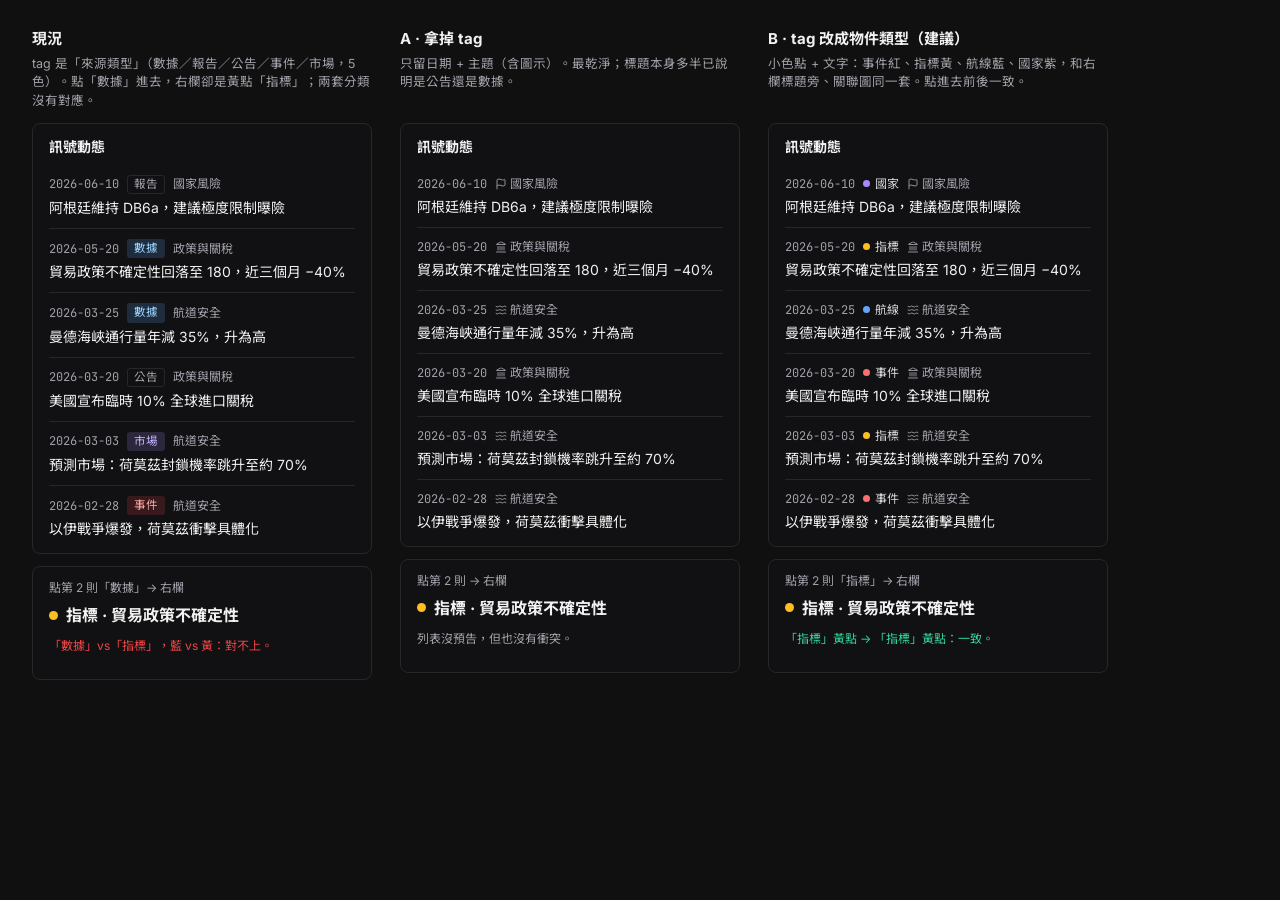
<file: design/feed-tags-mock.html>
<!doctype html><html lang="zh-Hant"><head><meta charset="utf-8"><title>示意 · 訊號動態 tag</title><link rel="stylesheet" href="../fonts.css"><link rel="stylesheet" href="../design-tokens.css">
<style>
*{box-sizing:border-box}body{margin:0;background:var(--ym-bg);color:var(--ym-text);font:14px/1.5 var(--ym-font-ui)}
.wrap{padding:28px 32px;display:grid;grid-template-columns:repeat(3,340px);gap:28px;align-items:start}
h1{font-size:15px;margin:0 0 4px}.lead{color:var(--ym-text-muted);font-size:12.5px;margin:0 0 12px;min-height:56px}
.panel{background:var(--ym-surface-1);border:1px solid var(--ym-line);border-radius:8px;padding:12px 16px 4px}
.panel h2{margin:0 0 8px;font-size:14px;font-weight:600}
.num{font-family:var(--ym-font-data);font-variant-numeric:tabular-nums}
ul{list-style:none;margin:0;padding:0}li{padding:10px 0;border-top:1px solid var(--ym-line)}li:first-child{border-top:0}
.meta{display:flex;align-items:center;gap:8px;font-size:12px;color:var(--ym-text-muted);margin-bottom:3px}
.title{font-size:14px;color:var(--ym-text)}
.src{border:1px solid var(--ym-line);border-radius:3px;padding:0 6px;font-family:var(--ym-font-ui);font-size:11.5px}
.src.data{background:color-mix(in srgb,var(--ym-accent) 18%,transparent);border-color:transparent;color:#9cd2ff}
.src.event{background:color-mix(in srgb,var(--ym-risk-crit) 18%,transparent);border-color:transparent;color:#fca5a5}
.src.market{background:color-mix(in srgb,#a78bfa 18%,transparent);border-color:transparent;color:#c4b5fd}
.ty{display:inline-flex;align-items:center;gap:5px;font-family:var(--ym-font-ui);color:var(--ym-text-2)}
.ty i{width:7px;height:7px;border-radius:50%;flex:none}
.t-event i{background:var(--ym-type-event)}.t-ind i{background:var(--ym-type-indicator)}.t-route i{background:var(--ym-type-route)}.t-country i{background:var(--ym-type-country)}
.ic{width:12px;height:12px;stroke:currentColor;fill:none;stroke-width:1.75;stroke-linecap:round;stroke-linejoin:round;vertical-align:-2px;margin-right:3px}
.detail{margin-top:12px;background:var(--ym-surface-1);border:1px solid var(--ym-line);border-radius:8px;padding:12px 16px}
.detail .k{font-size:12px;color:var(--ym-text-muted);margin-bottom:6px}.detail .h{display:flex;align-items:center;gap:8px;font-size:16px;font-weight:700}.detail .h i{width:9px;height:9px;border-radius:50%;background:var(--ym-type-indicator)}
.note{font-size:12px;color:var(--ym-text-muted);margin-top:10px}
.bad{color:var(--ym-risk-crit)}.ok{color:var(--ym-risk-low)}
</style></head><body>
<svg width="0" height="0" style="position:absolute"><symbol id="i-lane" viewBox="0 0 24 24"><path d="M2 12q2.5 2 5 0t5 0 5 0 5 0"/><path d="M2 19q2.5 2 5 0t5 0 5 0 5 0"/><path d="M2 5q2.5 2 5 0t5 0 5 0 5 0"/></symbol><symbol id="i-policy" viewBox="0 0 24 24"><path d="M10 18v-7"/><path d="M11.119 2.205a2 2 0 0 1 1.762 0l7.84 3.846A.5.5 0 0 1 20.5 7h-17a.5.5 0 0 1-.22-.949z"/><path d="M14 18v-7"/><path d="M18 18v-7"/><path d="M3 22h18"/><path d="M6 18v-7"/></symbol><symbol id="i-fuel" viewBox="0 0 24 24"><path d="M14 13h2a2 2 0 0 1 2 2v2a2 2 0 0 0 4 0v-6.998a2 2 0 0 0-.59-1.42L18 5"/><path d="M14 21V5a2 2 0 0 0-2-2H5a2 2 0 0 0-2 2v16"/><path d="M2 21h13"/><path d="M3 9h11"/></symbol><symbol id="i-port" viewBox="0 0 24 24"><path d="M22 7.7c0-.6-.4-1.2-.8-1.5l-6.3-3.9a1.72 1.72 0 0 0-1.7 0l-10.3 6c-.5.2-.9.8-.9 1.4v6.6c0 .5.4 1.2.8 1.5l6.3 3.9a1.72 1.72 0 0 0 1.7 0l10.3-6c.5-.3.9-1 .9-1.5Z"/><path d="M10 21.9V14L2.1 9.1"/><path d="m10 14 11.9-6.9"/><path d="M14 19.8v-8.1"/><path d="M18 17.5V9.4"/></symbol><symbol id="i-country" viewBox="0 0 24 24"><path d="M4 22V4a1 1 0 0 1 .4-.8A6 6 0 0 1 8 2c3 0 5 2 7.333 2q2 0 3.067-.8A1 1 0 0 1 20 4v10a1 1 0 0 1-.4.8A6 6 0 0 1 16 16c-3 0-5-2-8-2a6 6 0 0 0-4 1.528"/></symbol></svg>
<div class="wrap">
<div>
 <h1>現況</h1><p class="lead">tag 是「來源類型」（數據／報告／公告／事件／市場，5 色）。點「數據」進去，右欄卻是黃點「指標」；兩套分類沒有對應。</p>
 <div class="panel"><h2>訊號動態</h2><ul>
  <li><div class="meta"><span class="num">2026-06-10</span><span class="src">報告</span><span>國家風險</span></div><div class="title">阿根廷維持 DB6a，建議極度限制曝險</div></li>
  <li><div class="meta"><span class="num">2026-05-20</span><span class="src data">數據</span><span>政策與關稅</span></div><div class="title">貿易政策不確定性回落至 180，近三個月 −40%</div></li>
  <li><div class="meta"><span class="num">2026-03-25</span><span class="src data">數據</span><span>航道安全</span></div><div class="title">曼德海峽通行量年減 35%，升為高</div></li>
  <li><div class="meta"><span class="num">2026-03-20</span><span class="src">公告</span><span>政策與關稅</span></div><div class="title">美國宣布臨時 10% 全球進口關稅</div></li>
  <li><div class="meta"><span class="num">2026-03-03</span><span class="src market">市場</span><span>航道安全</span></div><div class="title">預測市場：荷莫茲封鎖機率跳升至約 70%</div></li>
  <li><div class="meta"><span class="num">2026-02-28</span><span class="src event">事件</span><span>航道安全</span></div><div class="title">以伊戰爭爆發，荷莫茲衝擊具體化</div></li>
 </ul></div>
 <div class="detail"><div class="k">點第 2 則「數據」→ 右欄</div><div class="h"><i></i>指標 · 貿易政策不確定性</div><p class="note bad">「數據」vs「指標」，藍 vs 黃：對不上。</p></div>
</div>
<div>
 <h1>A · 拿掉 tag</h1><p class="lead">只留日期 + 主題（含圖示）。最乾淨；標題本身多半已說明是公告還是數據。</p>
 <div class="panel"><h2>訊號動態</h2><ul>
  <li><div class="meta"><span class="num">2026-06-10</span><span><svg class="ic"><use href="#i-country"/></svg>國家風險</span></div><div class="title">阿根廷維持 DB6a，建議極度限制曝險</div></li>
  <li><div class="meta"><span class="num">2026-05-20</span><span><svg class="ic"><use href="#i-policy"/></svg>政策與關稅</span></div><div class="title">貿易政策不確定性回落至 180，近三個月 −40%</div></li>
  <li><div class="meta"><span class="num">2026-03-25</span><span><svg class="ic"><use href="#i-lane"/></svg>航道安全</span></div><div class="title">曼德海峽通行量年減 35%，升為高</div></li>
  <li><div class="meta"><span class="num">2026-03-20</span><span><svg class="ic"><use href="#i-policy"/></svg>政策與關稅</span></div><div class="title">美國宣布臨時 10% 全球進口關稅</div></li>
  <li><div class="meta"><span class="num">2026-03-03</span><span><svg class="ic"><use href="#i-lane"/></svg>航道安全</span></div><div class="title">預測市場：荷莫茲封鎖機率跳升至約 70%</div></li>
  <li><div class="meta"><span class="num">2026-02-28</span><span><svg class="ic"><use href="#i-lane"/></svg>航道安全</span></div><div class="title">以伊戰爭爆發，荷莫茲衝擊具體化</div></li>
 </ul></div>
 <div class="detail"><div class="k">點第 2 則 → 右欄</div><div class="h"><i></i>指標 · 貿易政策不確定性</div><p class="note">列表沒預告，但也沒有衝突。</p></div>
</div>
<div>
 <h1>B · tag 改成物件類型（建議）</h1><p class="lead">小色點 + 文字：事件紅、指標黃、航線藍、國家紫，和右欄標題旁、關聯圖同一套。點進去前後一致。</p>
 <div class="panel"><h2>訊號動態</h2><ul>
  <li><div class="meta"><span class="num">2026-06-10</span><span class="ty t-country"><i></i>國家</span><span><svg class="ic"><use href="#i-country"/></svg>國家風險</span></div><div class="title">阿根廷維持 DB6a，建議極度限制曝險</div></li>
  <li><div class="meta"><span class="num">2026-05-20</span><span class="ty t-ind"><i></i>指標</span><span><svg class="ic"><use href="#i-policy"/></svg>政策與關稅</span></div><div class="title">貿易政策不確定性回落至 180，近三個月 −40%</div></li>
  <li><div class="meta"><span class="num">2026-03-25</span><span class="ty t-route"><i></i>航線</span><span><svg class="ic"><use href="#i-lane"/></svg>航道安全</span></div><div class="title">曼德海峽通行量年減 35%，升為高</div></li>
  <li><div class="meta"><span class="num">2026-03-20</span><span class="ty t-event"><i></i>事件</span><span><svg class="ic"><use href="#i-policy"/></svg>政策與關稅</span></div><div class="title">美國宣布臨時 10% 全球進口關稅</div></li>
  <li><div class="meta"><span class="num">2026-03-03</span><span class="ty t-ind"><i></i>指標</span><span><svg class="ic"><use href="#i-lane"/></svg>航道安全</span></div><div class="title">預測市場：荷莫茲封鎖機率跳升至約 70%</div></li>
  <li><div class="meta"><span class="num">2026-02-28</span><span class="ty t-event"><i></i>事件</span><span><svg class="ic"><use href="#i-lane"/></svg>航道安全</span></div><div class="title">以伊戰爭爆發，荷莫茲衝擊具體化</div></li>
 </ul></div>
 <div class="detail"><div class="k">點第 2 則「指標」→ 右欄</div><div class="h"><i></i>指標 · 貿易政策不確定性</div><p class="note ok">「指標」黃點 → 「指標」黃點：一致。</p></div>
</div>
</div></body></html>
</file>
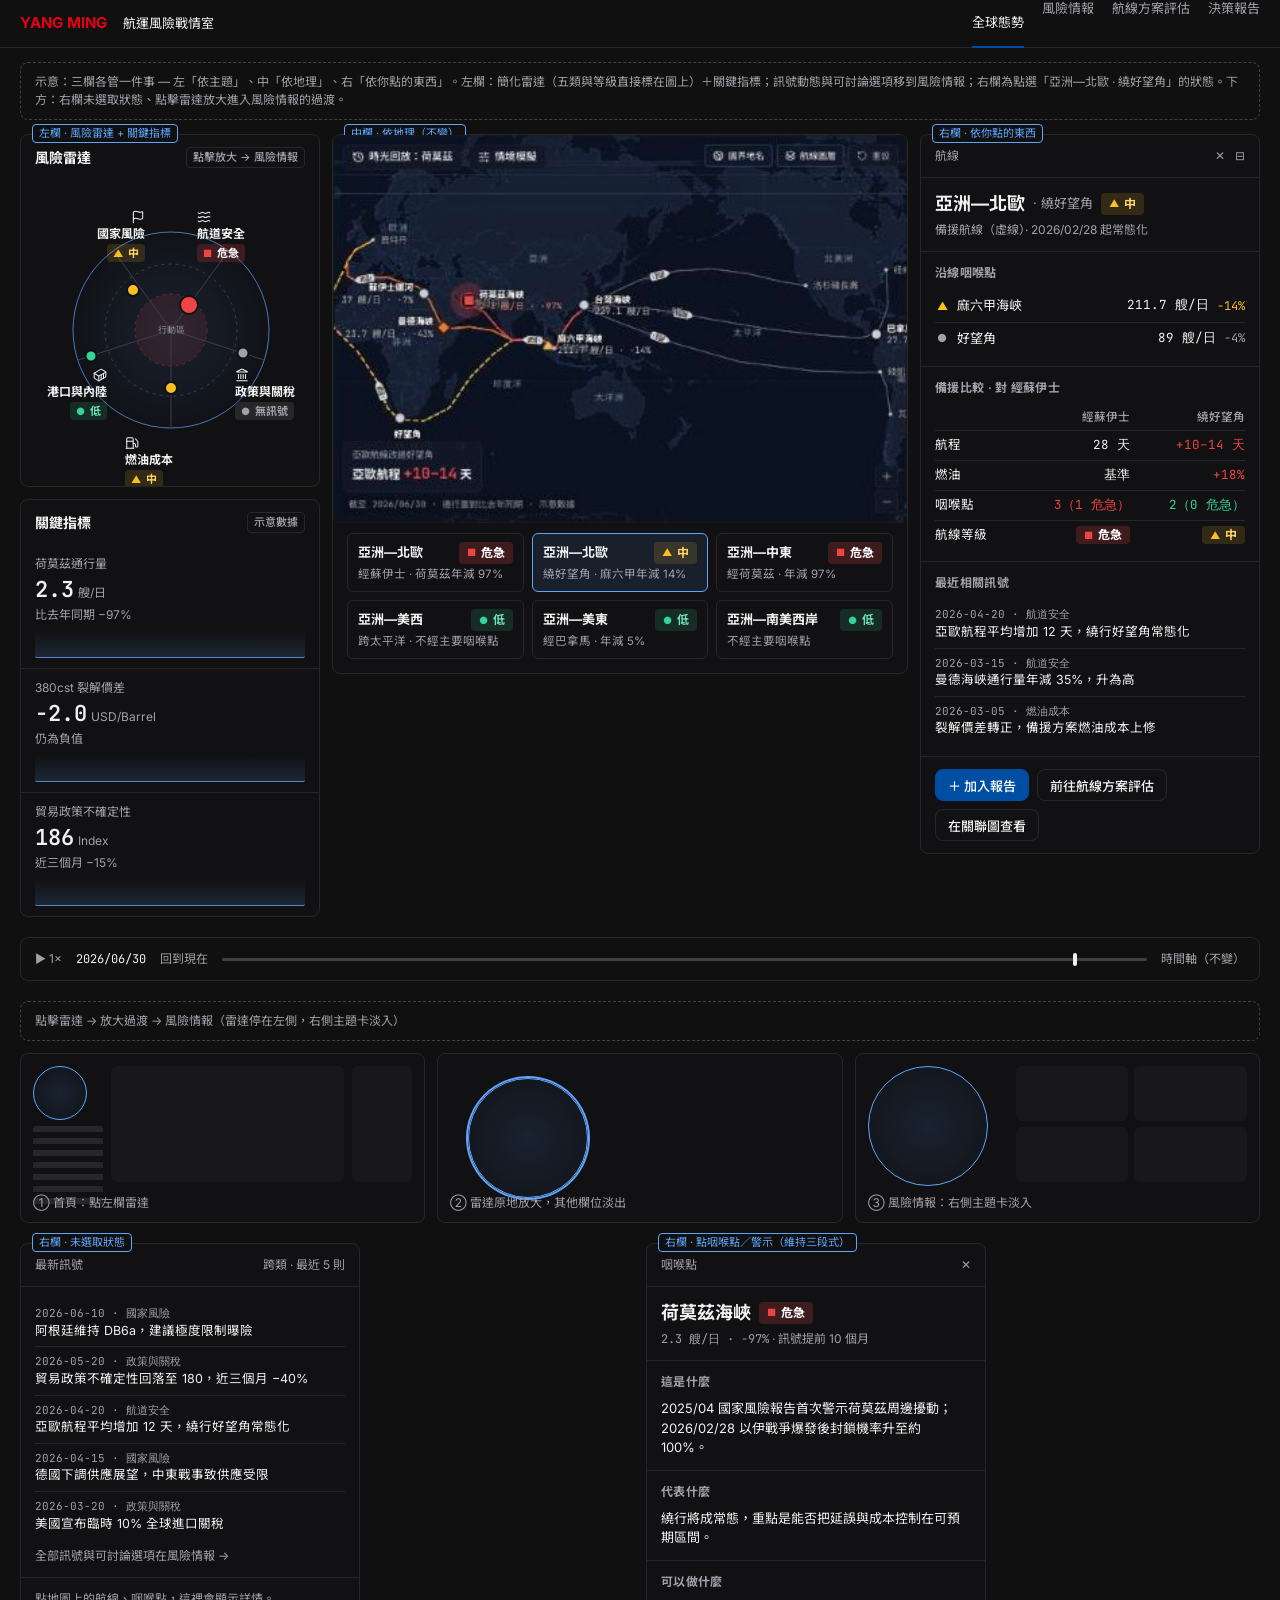
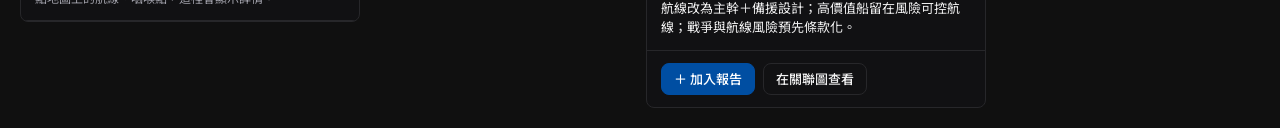
<file: design/overview-3col-mock.html>
<!doctype html><html lang="zh-Hant"><head><meta charset="utf-8"><meta name="viewport" content="width=device-width,initial-scale=1"><title>示意 · 全球態勢三欄分工</title><link rel="stylesheet" href="../fonts.css"><link rel="stylesheet" href="../design-tokens.css">
<style>
*{box-sizing:border-box}body{margin:0;background:var(--ym-bg);color:var(--ym-text);font:14px/1.5 var(--ym-font-ui)}
.num{font-family:var(--ym-font-data);font-variant-numeric:tabular-nums}.muted{color:var(--ym-text-muted)}.small{font-size:12px}
.ic{width:14px;height:14px;flex:none;stroke:currentColor;fill:none;stroke-width:1.75;stroke-linecap:round;stroke-linejoin:round;color:var(--ym-text-muted)}
.top{height:48px;display:flex;align-items:center;gap:16px;padding:0 20px;border-bottom:1px solid var(--ym-line);font-size:13px}.top b{color:#e60012;font-size:15px}.top .nav{display:flex;gap:18px;margin-left:auto;color:var(--ym-text-muted)}.top .nav span:first-child{color:var(--ym-text);border-bottom:2px solid var(--ym-brand);padding:14px 0}
.note{margin:14px 20px 0;padding:10px 14px;border:1px dashed var(--ym-line-strong);border-radius:8px;font-size:12px;color:var(--ym-text-muted)}
.page{display:grid;grid-template-columns:300px minmax(0,1fr) 340px;gap:12px;padding:14px 20px 20px}
.col{display:flex;flex-direction:column;gap:12px;min-width:0}
.card{background:var(--ym-surface-1);border:1px solid var(--ym-line);border-radius:8px;overflow:hidden}
.card h2{margin:0;padding:12px 14px;font-size:14px;font-weight:600;display:flex;align-items:center;gap:8px}.card h2 .tag{margin-left:auto;font-size:11px;font-weight:500;color:var(--ym-text-muted);border:1px solid var(--ym-line);border-radius:4px;padding:1px 6px}
.chip{display:inline-flex;align-items:center;gap:5px;height:22px;padding:0 8px;border-radius:4px;font-size:12px;font-weight:700;white-space:nowrap}.chip i{font-style:normal;font-size:10px}
.c-crit{color:#fff;background:color-mix(in srgb,var(--ym-risk-crit) 20%,transparent)}.c-crit i{color:var(--ym-risk-crit)}
.c-high{color:color-mix(in srgb,var(--ym-risk-high) 70%,white);background:color-mix(in srgb,var(--ym-risk-high) 16%,transparent)}.c-high i{color:var(--ym-risk-high)}
.c-mid{color:color-mix(in srgb,var(--ym-risk-mid) 70%,white);background:color-mix(in srgb,var(--ym-risk-mid) 14%,transparent)}.c-mid i{color:var(--ym-risk-mid)}
.c-low{color:color-mix(in srgb,var(--ym-risk-low) 70%,white);background:color-mix(in srgb,var(--ym-risk-low) 14%,transparent)}.c-low i{color:var(--ym-risk-low)}
.c-none{color:var(--ym-text-muted);background:var(--ym-surface-3)}.c-none i{color:var(--ym-text-muted)}
/* 左：燈號手風琴 */
.light{border-top:1px solid var(--ym-line)}
.lh{display:flex;align-items:center;gap:7px;padding:10px 14px;cursor:pointer}.lh b{font-size:14.5px;margin-right:auto}.lh .caret{color:var(--ym-text-muted);font-size:11px;margin-left:6px}
.ll{padding:0 14px 10px;font-size:12px;color:var(--ym-text-muted)}
.light.open{background:var(--ym-surface-2);box-shadow:inset 3px 0 0 var(--ym-accent)}
.light.open .lh .ic{color:var(--ym-text)}
.feed{border-top:1px solid var(--ym-line);padding:6px 14px 10px}
.feed .fh{display:flex;justify-content:space-between;align-items:center;font-size:12px;color:var(--ym-text-muted);padding:6px 0}
.fi{padding:8px 0;border-top:1px solid var(--ym-line);font-size:13px}.fi .m{display:flex;gap:8px;align-items:center;font-size:11px;color:var(--ym-text-muted);margin-bottom:2px}.fi .m .k{border:1px solid var(--ym-line);border-radius:3px;padding:0 5px}
.opts{margin:8px -14px -10px;padding:10px 14px;background:var(--ym-surface-1);border-top:1px solid var(--ym-line)}.opts h4{margin:0 0 6px;font-size:12px;color:var(--ym-text-muted);font-weight:600}.opts li{font-size:12.5px;margin:3px 0 3px 14px;color:var(--ym-text-2)}
/* 中：地圖 */
.map{position:relative;aspect-ratio:768/519;background:#0d0d0f url(mock-map.jpg) center/cover}
.routes{display:grid;grid-template-columns:repeat(3,1fr);gap:8px;padding:10px 14px 14px}
.rt{display:flex;flex-direction:column;gap:2px;padding:8px 10px;border:1px solid var(--ym-line);border-radius:6px;font-size:12.5px}.rt b{font-size:13px}.rt .r{display:flex;justify-content:space-between;align-items:center}.rt .s{font-size:11.5px;color:var(--ym-text-muted)}
.rt.sel{border-color:var(--ym-accent);background:color-mix(in srgb,var(--ym-accent) 10%,transparent)}
/* 右：詳情 */
.ph{display:flex;align-items:center;gap:8px;padding:12px 14px;border-bottom:1px solid var(--ym-line);font-size:12px;color:var(--ym-text-muted)}.ph .x{margin-left:auto;display:flex;gap:10px}
.sec{padding:12px 14px;border-bottom:1px solid var(--ym-line)}.sec h3{margin:0 0 8px;font-size:12px;color:var(--ym-text-muted);font-weight:600;letter-spacing:.3px}
.ttl{font-size:18px;font-weight:700;display:flex;align-items:center;gap:8px;flex-wrap:wrap}.ttl .via{font-size:13px;font-weight:400;color:var(--ym-text-muted)}
.cp{display:grid;grid-template-columns:14px 1fr auto auto;align-items:center;gap:8px;padding:6px 0;border-top:1px solid var(--ym-line);font-size:13px}.cp:first-of-type{border:0}.cp .sh{font-size:11px;text-align:center}.cp .v{font-size:12.5px}.cp .y{font-size:12px}
.cmp{width:100%;border-collapse:collapse;font-size:12.5px}.cmp th{font-weight:500;color:var(--ym-text-muted);text-align:left;padding:4px 0;font-size:11.5px}.cmp td{padding:5px 0;border-top:1px solid var(--ym-line)}.cmp td:not(:first-child),.cmp th:not(:first-child){text-align:right}.cmp .hl{color:var(--ym-risk-crit)}.cmp .ok{color:var(--ym-risk-low)}
.sig{padding:6px 0;border-top:1px solid var(--ym-line);font-size:12.5px}.sig:first-of-type{border:0}.sig .m{font-size:11px;color:var(--ym-text-muted)}
.btns{display:flex;gap:8px;flex-wrap:wrap;padding:12px 14px}.btn{display:inline-flex;align-items:center;gap:6px;height:32px;padding:0 12px;border-radius:8px;border:1px solid var(--ym-line);font:500 13px var(--ym-font-ui);color:var(--ym-text)}.btn.p{background:var(--ym-brand);border-color:var(--ym-brand);color:#fff}
.ki{display:flex;flex-direction:column;gap:2px;padding:10px 14px;border-top:1px solid var(--ym-line)}.ki b{font:600 22px var(--ym-font-data)}.ki b small{font:12px var(--ym-font-ui);color:var(--ym-text-muted);margin-left:4px}.ki span{font-size:12px;color:var(--ym-text-muted)}
.spark{height:28px;background:linear-gradient(to top,color-mix(in srgb,var(--ym-accent) 18%,transparent),transparent);border-bottom:1.5px solid var(--ym-accent);border-radius:2px;margin-top:4px;opacity:.8}
.tl{height:44px;margin:0 20px 20px;border:1px solid var(--ym-line);border-radius:8px;display:flex;align-items:center;gap:14px;padding:0 14px;font-size:12px;color:var(--ym-text-muted)}.tl .bar{flex:1;height:3px;background:var(--ym-line-strong);border-radius:2px;position:relative}.tl .bar i{position:absolute;left:92%;top:-5px;width:4px;height:13px;background:var(--ym-text);border-radius:2px}
.lab{position:absolute;top:-10px;left:12px;font-size:11px;color:var(--ym-accent);background:var(--ym-bg);padding:0 6px;border:1px solid var(--ym-accent);border-radius:4px}
.col{position:relative}
.mini{position:relative;width:300px;height:300px;margin:0 auto 6px}.mini>svg{display:block;width:300px;height:300px}
.axl{position:absolute;display:flex;flex-direction:column;align-items:flex-start;gap:3px;font-size:12px;font-weight:600;white-space:nowrap;line-height:1.2}.axl .ic{width:14px;height:14px;color:var(--ym-text)}.axl .chip{height:18px;font-size:11px;padding:0 6px}.axl.r{align-items:flex-end}

.strip{display:grid;grid-template-columns:repeat(3,1fr);gap:12px;margin:12px 20px 20px}
.fr{position:relative;height:170px;border:1px solid var(--ym-line);border-radius:8px;background:var(--ym-surface-1);display:flex;gap:8px;padding:12px;font-size:12px;color:var(--ym-text-muted)}
.fr span{position:absolute;left:12px;bottom:10px}
.fr .l{width:70px;display:flex;flex-direction:column;gap:6px}.fr .l .row5{flex:1;background:repeating-linear-gradient(to bottom,var(--ym-surface-3) 0 6px,transparent 6px 12px);border-radius:3px}
.fr .m{flex:1;background:var(--ym-surface-2);border-radius:6px;margin-bottom:28px}.fr .rr{width:60px;background:var(--ym-surface-2);border-radius:6px;margin-bottom:28px}
.fr .r{border-radius:50%;background:radial-gradient(circle,#1a2230,#101217);border:1px solid var(--ym-accent)}
.fr .l2{width:140px}.fr .cards{flex:1;display:grid;grid-template-columns:1fr 1fr;gap:6px;margin-bottom:28px}.fr .cards i{background:var(--ym-surface-2);border-radius:6px}
.two{display:grid;grid-template-columns:1fr 1fr;gap:12px;padding:0 20px 20px}
.two>div{position:relative}
</style></head><body>
<svg width="0" height="0" style="position:absolute"><symbol id="i-lane" viewBox="0 0 24 24"><path d="M2 12q2.5 2 5 0t5 0 5 0 5 0"/><path d="M2 19q2.5 2 5 0t5 0 5 0 5 0"/><path d="M2 5q2.5 2 5 0t5 0 5 0 5 0"/></symbol><symbol id="i-policy" viewBox="0 0 24 24"><path d="M10 18v-7"/><path d="M11.119 2.205a2 2 0 0 1 1.762 0l7.84 3.846A.5.5 0 0 1 20.5 7h-17a.5.5 0 0 1-.22-.949z"/><path d="M14 18v-7"/><path d="M18 18v-7"/><path d="M3 22h18"/><path d="M6 18v-7"/></symbol><symbol id="i-fuel" viewBox="0 0 24 24"><path d="M14 13h2a2 2 0 0 1 2 2v2a2 2 0 0 0 4 0v-6.998a2 2 0 0 0-.59-1.42L18 5"/><path d="M14 21V5a2 2 0 0 0-2-2H5a2 2 0 0 0-2 2v16"/><path d="M2 21h13"/><path d="M3 9h11"/></symbol><symbol id="i-port" viewBox="0 0 24 24"><path d="M22 7.7c0-.6-.4-1.2-.8-1.5l-6.3-3.9a1.72 1.72 0 0 0-1.7 0l-10.3 6c-.5.2-.9.8-.9 1.4v6.6c0 .5.4 1.2.8 1.5l6.3 3.9a1.72 1.72 0 0 0 1.7 0l10.3-6c.5-.3.9-1 .9-1.5Z"/><path d="M10 21.9V14L2.1 9.1"/><path d="m10 14 11.9-6.9"/><path d="M14 19.8v-8.1"/><path d="M18 17.5V9.4"/></symbol><symbol id="i-country" viewBox="0 0 24 24"><path d="M4 22V4a1 1 0 0 1 .4-.8A6 6 0 0 1 8 2c3 0 5 2 7.333 2q2 0 3.067-.8A1 1 0 0 1 20 4v10a1 1 0 0 1-.4.8A6 6 0 0 1 16 16c-3 0-5-2-8-2a6 6 0 0 0-4 1.528"/></symbol></svg>

<div class="top"><b>YANG MING</b><span>航運風險戰情室</span><div class="nav"><span>全球態勢</span><span>風險情報</span><span>航線方案評估</span><span>決策報告</span></div></div>
<div class="note">示意：三欄各管一件事 — 左「依主題」、中「依地理」、右「依你點的東西」。左欄：簡化雷達（五類與等級直接標在圖上）＋關鍵指標；訊號動態與可討論選項移到風險情報；右欄為點選「亞洲—北歐 · 繞好望角」的狀態。下方：右欄未選取狀態、點擊雷達放大進入風險情報的過渡。</div>

<div class="page">
 <!-- 左 -->
 <div class="col"><span class="lab">左欄 · 風險雷達 + 關鍵指標</span>
  <div class="card">
   <h2>風險雷達 <span class="tag">點擊放大 → 風險情報</span></h2>
   <div class="mini">
    <svg viewBox="0 0 300 300">
     <defs><radialGradient id="g" cx="50%" cy="50%"><stop offset="0" stop-color="#1a2230"/><stop offset="1" stop-color="#101217"/></radialGradient></defs>
     <circle cx="150" cy="150" r="98" fill="url(#g)" stroke="var(--ym-accent)" stroke-opacity=".7"/>
     <circle cx="150" cy="150" r="66" fill="none" stroke="#3f3f46" stroke-dasharray="3 4"/>
     <circle cx="150" cy="150" r="36" fill="color-mix(in srgb,var(--ym-risk-crit) 10%,transparent)" stroke="var(--ym-risk-crit)" stroke-opacity=".35" stroke-dasharray="3 4"/>
     <g stroke="#3f3f46"><path d="M150 150L208 70M150 150L243 180M150 150L150 248M150 150L57 180M150 150L92 70"/></g>
     <text x="150" y="153" text-anchor="middle" font-size="9" fill="#8a8a92">行動區</text>
     <circle cx="168" cy="125" r="7" fill="var(--ym-risk-crit)" stroke="#101010" stroke-width="2"><animate attributeName="r" values="7;9;7" dur="1.6s" repeatCount="indefinite"/></circle>
     <circle cx="222" cy="173" r="5.5" fill="var(--ym-risk-none)" stroke="#101010" stroke-width="2"/>
     <circle cx="150" cy="208" r="6" fill="var(--ym-risk-mid)" stroke="#101010" stroke-width="2"/>
     <circle cx="70" cy="176" r="5.5" fill="var(--ym-risk-low)" stroke="#101010" stroke-width="2"/>
     <circle cx="112" cy="110" r="6" fill="var(--ym-risk-mid)" stroke="#101010" stroke-width="2"/>
    </svg>
    <!-- 軸標：圖示 + 名稱 + 等級，直接標在圖上 -->
    <div class="axl" style="left:176px;top:30px"><svg class="ic"><use href="#i-lane"/></svg>航道安全<span class="chip c-crit"><i>■</i>危急</span></div>
    <div class="axl" style="left:214px;top:188px"><svg class="ic"><use href="#i-policy"/></svg>政策與關稅<span class="chip c-none"><i>●</i>無訊號</span></div>
    <div class="axl" style="left:104px;top:256px"><svg class="ic"><use href="#i-fuel"/></svg>燃油成本<span class="chip c-mid"><i>▲</i>中</span></div>
    <div class="axl r" style="right:214px;top:188px"><svg class="ic"><use href="#i-port"/></svg>港口與內陸<span class="chip c-low"><i>●</i>低</span></div>
    <div class="axl r" style="right:176px;top:30px"><svg class="ic"><use href="#i-country"/></svg>國家風險<span class="chip c-mid"><i>▲</i>中</span></div>
   </div>
  </div>
  <div class="card">
   <h2>關鍵指標 <span class="tag">示意數據</span></h2>
   <div class="ki" style="border:0"><span>荷莫茲通行量</span><b class="num">2.3<small>艘/日</small></b><span>比去年同期 −97%</span><div class="spark"></div></div>
   <div class="ki"><span>380cst 裂解價差</span><b class="num">−2.0<small>USD/Barrel</small></b><span>仍為負值</span><div class="spark"></div></div>
   <div class="ki"><span>貿易政策不確定性</span><b class="num">186<small>Index</small></b><span>近三個月 −15%</span><div class="spark"></div></div>
  </div>
 </div>

 <!-- 中 -->
 <div class="col"><span class="lab">中欄 · 依地理（不變）</span>
  <div class="card"><div class="map"></div>
   <div class="routes">
    <div class="rt"><div class="r"><b>亞洲—北歐</b><span class="chip c-crit"><i>■</i>危急</span></div><span class="s">經蘇伊士 · 荷莫茲年減 97%</span></div>
    <div class="rt sel"><div class="r"><b>亞洲—北歐</b><span class="chip c-mid"><i>▲</i>中</span></div><span class="s">繞好望角 · 麻六甲年減 14%</span></div>
    <div class="rt"><div class="r"><b>亞洲—中東</b><span class="chip c-crit"><i>■</i>危急</span></div><span class="s">經荷莫茲 · 年減 97%</span></div>
    <div class="rt"><div class="r"><b>亞洲—美西</b><span class="chip c-low"><i>●</i>低</span></div><span class="s">跨太平洋 · 不經主要咽喉點</span></div>
    <div class="rt"><div class="r"><b>亞洲—美東</b><span class="chip c-low"><i>●</i>低</span></div><span class="s">經巴拿馬 · 年減 5%</span></div>
    <div class="rt"><div class="r"><b>亞洲—南美西岸</b><span class="chip c-low"><i>●</i>低</span></div><span class="s">不經主要咽喉點</span></div>
   </div>
  </div>
 </div>

 <!-- 右 -->
 <div class="col"><span class="lab">右欄 · 依你點的東西</span>
  <div class="card">
   <div class="ph"><span>航線</span><span class="x"><span>✕</span><span>⊟</span></span></div>
   <div class="sec"><div class="ttl">亞洲—北歐 <span class="via">· 繞好望角</span><span class="chip c-mid"><i>▲</i>中</span></div><div class="small muted" style="margin-top:4px">備援航線（虛線）· 2026/02/28 起常態化</div></div>
   <div class="sec"><h3>沿線咽喉點</h3>
    <div class="cp"><span class="sh" style="color:var(--ym-risk-mid)">▲</span><span>麻六甲海峽</span><span class="v num">211.7 艘/日</span><span class="y num" style="color:var(--ym-risk-mid)">−14%</span></div>
    <div class="cp"><span class="sh" style="color:var(--ym-risk-none)">●</span><span>好望角</span><span class="v num">89 艘/日</span><span class="y num muted">−4%</span></div>
   </div>
   <div class="sec"><h3>備援比較 · 對 經蘇伊士</h3>
    <table class="cmp"><tr><th></th><th>經蘇伊士</th><th>繞好望角</th></tr>
    <tr><td>航程</td><td class="num">28 天</td><td class="num hl">+10–14 天</td></tr>
    <tr><td>燃油</td><td class="num">基準</td><td class="num hl">+18%</td></tr>
    <tr><td>咽喉點</td><td class="num hl">3（1 危急）</td><td class="num ok">2（0 危急）</td></tr>
    <tr><td>航線等級</td><td><span class="chip c-crit" style="height:18px"><i>■</i>危急</span></td><td><span class="chip c-mid" style="height:18px"><i>▲</i>中</span></td></tr></table>
   </div>
   <div class="sec"><h3>最近相關訊號</h3>
    <div class="sig"><div class="m num">2026-04-20 · 航道安全</div>亞歐航程平均增加 12 天，繞行好望角常態化</div>
    <div class="sig"><div class="m num">2026-03-15 · 航道安全</div>曼德海峽通行量年減 35%，升為高</div>
    <div class="sig"><div class="m num">2026-03-05 · 燃油成本</div>裂解價差轉正，備援方案燃油成本上修</div>
   </div>
   <div class="btns"><span class="btn p">＋ 加入報告</span><span class="btn">前往航線方案評估</span><span class="btn">在關聯圖查看</span></div>
  </div>
 </div>
</div>

<div class="tl"><span>▶ 1×</span><span class="num" style="color:var(--ym-text)">2026/06/30</span><span>回到現在</span><div class="bar"><i></i></div><span>時間軸（不變）</span></div>

<div class="note" style="margin-top:0">點擊雷達 → 放大過渡 → 風險情報（雷達停在左側，右側主題卡淡入）</div>
<div class="strip">
 <div class="fr"><div class="l"><div class="r" style="width:54px;height:54px"></div><div class="row5"></div></div><div class="m"></div><div class="rr"></div><span>① 首頁：點左欄雷達</span></div>
 <div class="fr"><div class="r" style="position:absolute;left:30px;top:24px;width:120px;height:120px;box-shadow:0 0 0 2px var(--ym-accent)"></div><span style="margin-top:auto">② 雷達原地放大，其他欄位淡出</span></div>
 <div class="fr"><div class="l2"><div class="r" style="width:120px;height:120px"></div></div><div class="cards"><i></i><i></i><i></i><i></i></div><span>③ 風險情報：右側主題卡淡入</span></div>
</div>
<div class="two">
 <div><span class="lab">右欄 · 未選取狀態</span>
  <div class="card" style="max-width:340px">
   <div class="ph"><span>最新訊號</span><span class="x muted">跨類 · 最近 5 則</span></div>
   <div class="sec">
    <div class="sig"><div class="m num">2026-06-10 · 國家風險</div>阿根廷維持 DB6a，建議極度限制曝險</div>
    <div class="sig"><div class="m num">2026-05-20 · 政策與關稅</div>貿易政策不確定性回落至 180，近三個月 −40%</div>
    <div class="sig"><div class="m num">2026-04-20 · 航道安全</div>亞歐航程平均增加 12 天，繞行好望角常態化</div>
    <div class="sig"><div class="m num">2026-04-15 · 國家風險</div>德國下調供應展望，中東戰事致供應受限</div>
    <div class="sig"><div class="m num">2026-03-20 · 政策與關稅</div>美國宣布臨時 10% 全球進口關稅</div>
    <div class="small muted" style="padding-top:8px">全部訊號與可討論選項在風險情報 →</div>
   </div>
   <div class="sec small muted">點地圖上的航線、咽喉點，這裡會顯示詳情。</div>
  </div>
 </div>
 <div><span class="lab">右欄 · 點咽喉點／警示（維持三段式）</span>
  <div class="card" style="max-width:340px">
   <div class="ph"><span>咽喉點</span><span class="x"><span>✕</span></span></div>
   <div class="sec"><div class="ttl">荷莫茲海峽 <span class="chip c-crit"><i>■</i>危急</span></div><div class="small muted" style="margin-top:4px"><span class="num">2.3 艘/日 · −97%</span> · 訊號提前 10 個月</div></div>
   <div class="sec"><h3>這是什麼</h3><div style="font-size:13px">2025/04 國家風險報告首次警示荷莫茲周邊擾動；2026/02/28 以伊戰爭爆發後封鎖機率升至約 100%。</div></div>
   <div class="sec"><h3>代表什麼</h3><div style="font-size:13px">繞行將成常態，重點是能否把延誤與成本控制在可預期區間。</div></div>
   <div class="sec"><h3>可以做什麼</h3><div style="font-size:13px">航線改為主幹＋備援設計；高價值船留在風險可控航線；戰爭與航線風險預先條款化。</div></div>
   <div class="btns"><span class="btn p">＋ 加入報告</span><span class="btn">在關聯圖查看</span></div>
  </div>
 </div>
</div>
</body></html>
</file>
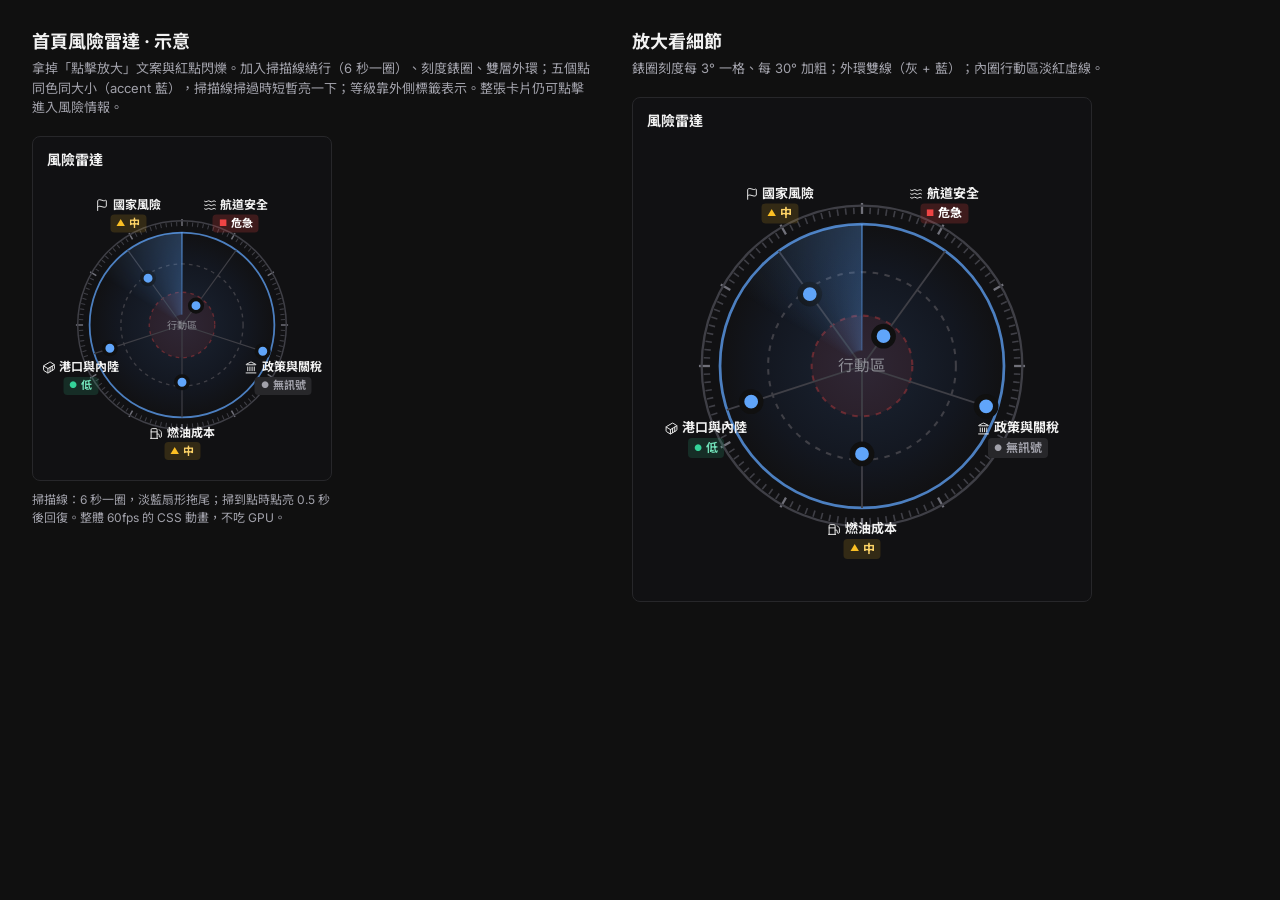
<file: design/radar-mock.html>
<!doctype html><html lang="zh-Hant"><head><meta charset="utf-8"><title>示意 · 首頁風險雷達</title><link rel="stylesheet" href="../fonts.css"><link rel="stylesheet" href="../design-tokens.css">
<style>
*{box-sizing:border-box}body{margin:0;background:var(--ym-bg);color:var(--ym-text);font:14px/1.5 var(--ym-font-ui)}
.wrap{padding:28px 32px;display:flex;gap:40px;align-items:flex-start}
h1{font-size:18px;margin:0 0 4px}.lead{color:var(--ym-text-muted);font-size:13px;margin:0 0 18px;max-width:560px}
.card{width:300px;background:var(--ym-surface-1);border:1px solid var(--ym-line);border-radius:8px;padding:12px 0 6px}
.card h2{margin:0;padding:0 14px 6px;font-size:14px;font-weight:600}
.ic{width:13px;height:13px;stroke:currentColor;fill:none;stroke-width:1.75;stroke-linecap:round;stroke-linejoin:round}
.chip{display:inline-flex;align-items:center;gap:4px;height:18px;padding:0 6px;border-radius:4px;font-size:11px;font-weight:700}.chip i{font-style:normal;font-size:9px}
.c-crit{color:#fff;background:color-mix(in srgb,var(--ym-risk-crit) 20%,transparent)}.c-crit i{color:var(--ym-risk-crit)}
.c-mid{color:color-mix(in srgb,var(--ym-risk-mid) 70%,white);background:color-mix(in srgb,var(--ym-risk-mid) 14%,transparent)}.c-mid i{color:var(--ym-risk-mid)}
.c-low{color:color-mix(in srgb,var(--ym-risk-low) 70%,white);background:color-mix(in srgb,var(--ym-risk-low) 14%,transparent)}.c-low i{color:var(--ym-risk-low)}
.c-none{color:var(--ym-text-muted);background:var(--ym-surface-3)}.c-none i{color:var(--ym-text-muted)}
.box{position:relative;width:100%;aspect-ratio:1}
.box>svg{position:absolute;inset:0;width:100%;height:100%}
.tag{position:absolute;display:flex;flex-direction:column;align-items:center;gap:2px;font-size:12px;font-weight:600;white-space:nowrap;line-height:1.2}
.tag.above{transform:translate(-50%,-100%)}.tag.below{transform:translate(-50%,0)}
.tag .n{display:inline-flex;align-items:center;gap:4px}
/* sweep */
.sweep{position:absolute;left:50%;top:50%;width:var(--d);height:var(--d);margin:calc(var(--d)/-2) 0 0 calc(var(--d)/-2);border-radius:50%;
 background:conic-gradient(from 0deg,transparent 0 300deg,color-mix(in srgb,var(--ym-accent) 0%,transparent) 300deg,color-mix(in srgb,var(--ym-accent) 28%,transparent) 360deg);
 animation:spin 6s linear infinite;mask:radial-gradient(circle,transparent 7%,#000 8%)}
.sweep::after{content:"";position:absolute;left:50%;top:0;width:1px;height:50%;background:linear-gradient(to top,color-mix(in srgb,var(--ym-accent) 30%,transparent),var(--ym-accent));transform-origin:bottom;transform:translateX(-50%) rotate(0deg)}
@keyframes spin{to{transform:rotate(360deg)}}
.dot{fill:var(--ym-accent);stroke:#101010;stroke-width:1.2}
.dot.hit{animation:ping 6s linear infinite}
@keyframes ping{0%,8%{filter:brightness(1.9) drop-shadow(0 0 3px var(--ym-accent))}20%,100%{filter:none}}
.note{font-size:12px;color:var(--ym-text-muted);max-width:300px;margin-top:10px}
.big .card{width:460px}.big .tag{font-size:13px}.big .chip{height:20px;font-size:12px}
</style></head><body>
<svg width="0" height="0" style="position:absolute"><symbol id="i-lane" viewBox="0 0 24 24"><path d="M2 12q2.5 2 5 0t5 0 5 0 5 0"/><path d="M2 19q2.5 2 5 0t5 0 5 0 5 0"/><path d="M2 5q2.5 2 5 0t5 0 5 0 5 0"/></symbol><symbol id="i-policy" viewBox="0 0 24 24"><path d="M10 18v-7"/><path d="M11.119 2.205a2 2 0 0 1 1.762 0l7.84 3.846A.5.5 0 0 1 20.5 7h-17a.5.5 0 0 1-.22-.949z"/><path d="M14 18v-7"/><path d="M18 18v-7"/><path d="M3 22h18"/><path d="M6 18v-7"/></symbol><symbol id="i-fuel" viewBox="0 0 24 24"><path d="M14 13h2a2 2 0 0 1 2 2v2a2 2 0 0 0 4 0v-6.998a2 2 0 0 0-.59-1.42L18 5"/><path d="M14 21V5a2 2 0 0 0-2-2H5a2 2 0 0 0-2 2v16"/><path d="M2 21h13"/><path d="M3 9h11"/></symbol><symbol id="i-port" viewBox="0 0 24 24"><path d="M22 7.7c0-.6-.4-1.2-.8-1.5l-6.3-3.9a1.72 1.72 0 0 0-1.7 0l-10.3 6c-.5.2-.9.8-.9 1.4v6.6c0 .5.4 1.2.8 1.5l6.3 3.9a1.72 1.72 0 0 0 1.7 0l10.3-6c.5-.3.9-1 .9-1.5Z"/><path d="M10 21.9V14L2.1 9.1"/><path d="m10 14 11.9-6.9"/><path d="M14 19.8v-8.1"/><path d="M18 17.5V9.4"/></symbol><symbol id="i-country" viewBox="0 0 24 24"><path d="M4 22V4a1 1 0 0 1 .4-.8A6 6 0 0 1 8 2c3 0 5 2 7.333 2q2 0 3.067-.8A1 1 0 0 1 20 4v10a1 1 0 0 1-.4.8A6 6 0 0 1 16 16c-3 0-5-2-8-2a6 6 0 0 0-4 1.528"/></symbol></svg>
<div class="wrap">
<div>
 <h1>首頁風險雷達 · 示意</h1>
 <p class="lead">拿掉「點擊放大」文案與紅點閃爍。加入掃描線繞行（6 秒一圈）、刻度錶圈、雙層外環；五個點同色同大小（accent 藍），掃描線掃過時短暫亮一下；等級靠外側標籤表示。整張卡片仍可點擊進入風險情報。</p>
 <div class="card">
  <h2>風險雷達</h2>
  <div class="box" style="--d:62%">
   <svg viewBox="0 0 100 100">
    <defs><radialGradient id="g" cx="50%" cy="50%"><stop offset="0" stop-color="#1b2433"/><stop offset=".7" stop-color="#131720"/><stop offset="1" stop-color="#111113"/></radialGradient></defs>
    <!-- 錶圈：刻度（每 3° 一格，每 30° 粗） -->
    <g id="ticks" stroke="#3f3f46" stroke-width=".35">
     <script>/* static ticks rendered below */</script>
    </g>
    <circle cx="50" cy="50" r="35" fill="none" stroke="#3f3f46" stroke-width=".5"/>
    <circle cx="50" cy="50" r="31" fill="url(#g)" stroke="var(--ym-accent)" stroke-opacity=".75" stroke-width=".6"/>
    <circle cx="50" cy="50" r="20.5" fill="none" stroke="#3f3f46" stroke-width=".45" stroke-dasharray="1.2 1.4"/>
    <circle cx="50" cy="50" r="11" fill="color-mix(in srgb,var(--ym-risk-crit) 9%,transparent)" stroke="var(--ym-risk-crit)" stroke-opacity=".35" stroke-width=".45" stroke-dasharray="1.2 1.4"/>
    <g stroke="#3f3f46" stroke-width=".4"><path d="M50 50L68.2 24.9M50 50L79.5 59.6M50 50L50 81M50 50L20.5 59.6M50 50L31.8 24.9"/></g>
    <text x="50" y="51.2" font-size="3.4" fill="#8a8a92" text-anchor="middle" font-family="Inter,Noto Sans TC">行動區</text>
    <!-- 五個點：同色同大小 -->
    <circle class="dot hit" style="animation-delay:-.2s" cx="54.7" cy="43.5" r="2.1"/>
    <circle class="dot hit" style="animation-delay:-1.6s" cx="77.1" cy="58.8" r="2.1"/>
    <circle class="dot hit" style="animation-delay:-2.6s" cx="50" cy="69.2" r="2.1"/>
    <circle class="dot hit" style="animation-delay:-3.7s" cx="25.8" cy="57.8" r="2.1"/>
    <circle class="dot hit" style="animation-delay:-5s" cx="38.6" cy="34.3" r="2.1"/>
   </svg>
   <div class="sweep"></div>
   <div class="tag above" style="left:68%;top:19%"><span class="n"><svg class="ic"><use href="#i-lane"/></svg>航道安全</span><span class="chip c-crit"><i>■</i>危急</span></div>
   <div class="tag below" style="left:84%;top:62%"><span class="n"><svg class="ic"><use href="#i-policy"/></svg>政策與關稅</span><span class="chip c-none"><i>●</i>無訊號</span></div>
   <div class="tag below" style="left:50%;top:84%"><span class="n"><svg class="ic"><use href="#i-fuel"/></svg>燃油成本</span><span class="chip c-mid"><i>▲</i>中</span></div>
   <div class="tag below" style="left:16%;top:62%"><span class="n"><svg class="ic"><use href="#i-port"/></svg>港口與內陸</span><span class="chip c-low"><i>●</i>低</span></div>
   <div class="tag above" style="left:32%;top:19%"><span class="n"><svg class="ic"><use href="#i-country"/></svg>國家風險</span><span class="chip c-mid"><i>▲</i>中</span></div>
  </div>
 </div>
 <p class="note">掃描線：6 秒一圈，淡藍扇形拖尾；掃到點時點亮 0.5 秒後回復。整體 60fps 的 CSS 動畫，不吃 GPU。</p>
</div>
<div class="big">
 <h1>放大看細節</h1>
 <p class="lead">錶圈刻度每 3° 一格、每 30° 加粗；外環雙線（灰 + 藍）；內圈行動區淡紅虛線。</p>
 <div class="card">
  <h2>風險雷達</h2>
  <div class="box" style="--d:62%">
   <svg viewBox="0 0 100 100">
    <defs><radialGradient id="g2" cx="50%" cy="50%"><stop offset="0" stop-color="#1b2433"/><stop offset=".7" stop-color="#131720"/><stop offset="1" stop-color="#111113"/></radialGradient></defs>
    <g class="ticks2" stroke="#3f3f46" stroke-width=".35"></g>
    <circle cx="50" cy="50" r="35" fill="none" stroke="#3f3f46" stroke-width=".5"/>
    <circle cx="50" cy="50" r="31" fill="url(#g2)" stroke="var(--ym-accent)" stroke-opacity=".75" stroke-width=".6"/>
    <circle cx="50" cy="50" r="20.5" fill="none" stroke="#3f3f46" stroke-width=".45" stroke-dasharray="1.2 1.4"/>
    <circle cx="50" cy="50" r="11" fill="color-mix(in srgb,var(--ym-risk-crit) 9%,transparent)" stroke="var(--ym-risk-crit)" stroke-opacity=".35" stroke-width=".45" stroke-dasharray="1.2 1.4"/>
    <g stroke="#3f3f46" stroke-width=".4"><path d="M50 50L68.2 24.9M50 50L79.5 59.6M50 50L50 81M50 50L20.5 59.6M50 50L31.8 24.9"/></g>
    <text x="50" y="51.2" font-size="3.4" fill="#8a8a92" text-anchor="middle" font-family="Inter,Noto Sans TC">行動區</text>
    <circle class="dot hit" style="animation-delay:-.2s" cx="54.7" cy="43.5" r="2.1"/>
    <circle class="dot hit" style="animation-delay:-1.6s" cx="77.1" cy="58.8" r="2.1"/>
    <circle class="dot hit" style="animation-delay:-2.6s" cx="50" cy="69.2" r="2.1"/>
    <circle class="dot hit" style="animation-delay:-3.7s" cx="25.8" cy="57.8" r="2.1"/>
    <circle class="dot hit" style="animation-delay:-5s" cx="38.6" cy="34.3" r="2.1"/>
   </svg>
   <div class="sweep" style="animation-delay:-2s"></div>
   <div class="tag above" style="left:68%;top:19%"><span class="n"><svg class="ic"><use href="#i-lane"/></svg>航道安全</span><span class="chip c-crit"><i>■</i>危急</span></div>
   <div class="tag below" style="left:84%;top:62%"><span class="n"><svg class="ic"><use href="#i-policy"/></svg>政策與關稅</span><span class="chip c-none"><i>●</i>無訊號</span></div>
   <div class="tag below" style="left:50%;top:84%"><span class="n"><svg class="ic"><use href="#i-fuel"/></svg>燃油成本</span><span class="chip c-mid"><i>▲</i>中</span></div>
   <div class="tag below" style="left:16%;top:62%"><span class="n"><svg class="ic"><use href="#i-port"/></svg>港口與內陸</span><span class="chip c-low"><i>●</i>低</span></div>
   <div class="tag above" style="left:32%;top:19%"><span class="n"><svg class="ic"><use href="#i-country"/></svg>國家風險</span><span class="chip c-mid"><i>▲</i>中</span></div>
  </div>
 </div>
</div>
</div>
<script>
// 錶圈刻度
document.querySelectorAll('#ticks, .ticks2').forEach(g=>{let h='';for(let i=0;i<120;i++){const a=i*3*Math.PI/180,major=i%10===0,r1=33.2,r2=major?35.6:34.6;h+=`<line x1="${50+r1*Math.cos(a)}" y1="${50+r1*Math.sin(a)}" x2="${50+r2*Math.cos(a)}" y2="${50+r2*Math.sin(a)}" ${major?'stroke="#71717a" stroke-width=".5"':''}/>`}g.innerHTML=h});
</script>
</body></html>
</file>
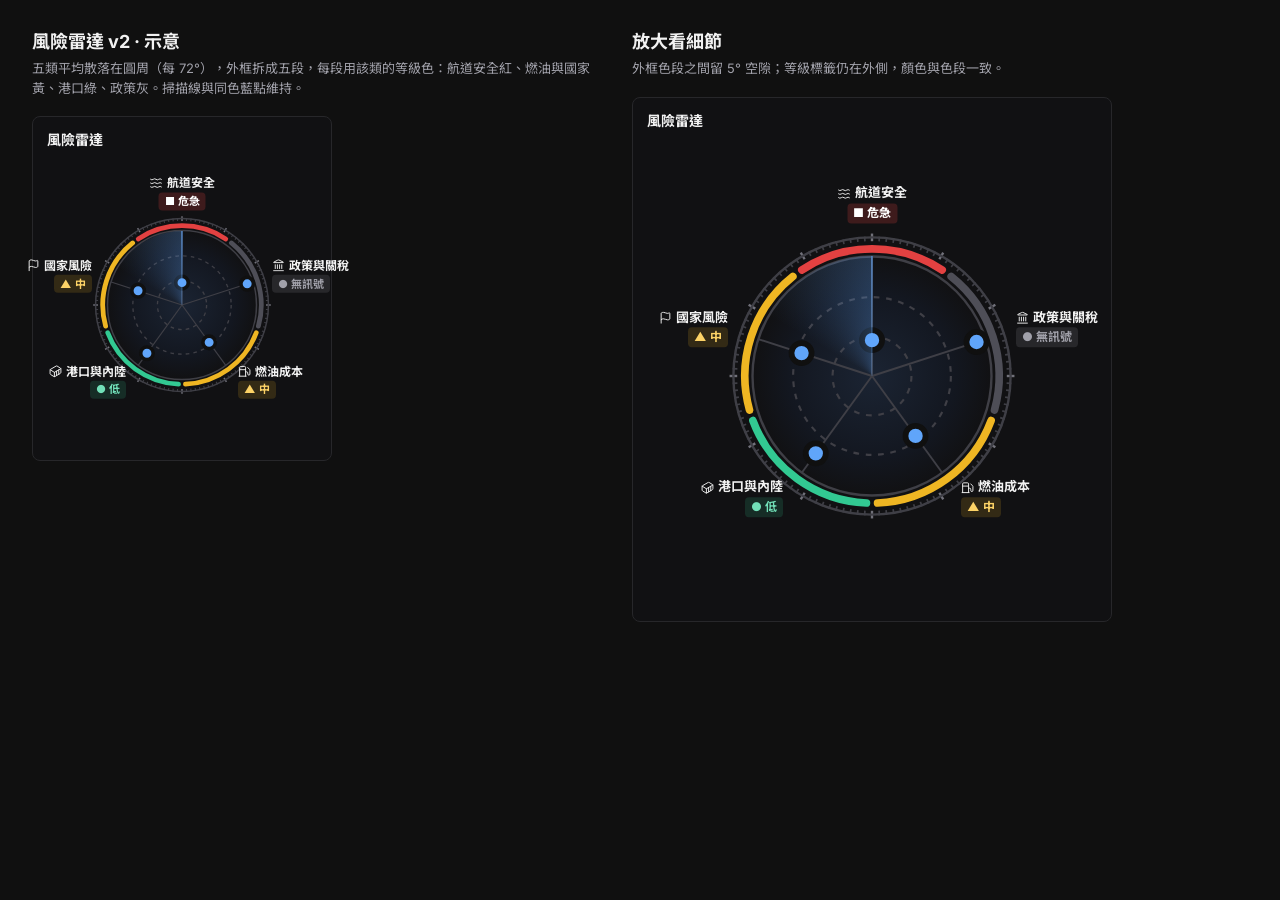
<file: design/radar-mock2.html>
<!doctype html><html lang="zh-Hant"><head><meta charset="utf-8"><title>示意 · 風險雷達 v2</title><link rel="stylesheet" href="../fonts.css"><link rel="stylesheet" href="../design-tokens.css"><style>*{box-sizing:border-box}body{margin:0;background:var(--ym-bg);color:var(--ym-text);font:14px/1.5 var(--ym-font-ui)}
.wrap{padding:28px 32px;display:flex;gap:40px;align-items:flex-start}
h1{font-size:18px;margin:0 0 4px}.lead{color:var(--ym-text-muted);font-size:13px;margin:0 0 18px;max-width:560px}
.card{width:300px;background:var(--ym-surface-1);border:1px solid var(--ym-line);border-radius:8px;padding:12px 0 6px}
.card h2{margin:0;padding:0 14px 6px;font-size:14px;font-weight:600}
.ic{width:13px;height:13px;stroke:currentColor;fill:none;stroke-width:1.75;stroke-linecap:round;stroke-linejoin:round}
.chip{display:inline-flex;align-items:center;gap:4px;height:18px;padding:0 6px;border-radius:4px;font-size:11px;font-weight:700}
.c-crit{color:#fff;background:color-mix(in srgb,var(--ym-risk-crit) 20%,transparent)}
.c-mid{color:color-mix(in srgb,var(--ym-risk-mid) 70%,white);background:color-mix(in srgb,var(--ym-risk-mid) 14%,transparent)}
.c-low{color:color-mix(in srgb,var(--ym-risk-low) 70%,white);background:color-mix(in srgb,var(--ym-risk-low) 14%,transparent)}
.c-none{color:var(--ym-text-muted);background:var(--ym-surface-3)}
.box{position:relative;width:100%;aspect-ratio:1}.box>svg{position:absolute;inset:0;width:100%;height:100%}
.tag{position:absolute;display:flex;flex-direction:column;gap:2px;font-size:12px;font-weight:600;white-space:nowrap;line-height:1.2}
.tag.above{transform:translate(-50%,-100%);align-items:center}.tag.below{transform:translate(-50%,0);align-items:center}
.tag.side-l{transform:translate(0,-50%);align-items:flex-start}.tag.side-r{transform:translate(-100%,-50%);align-items:flex-end}
.tag .n{display:inline-flex;align-items:center;gap:4px}
.sweep{position:absolute;left:50%;top:50%;width:50%;height:50%;margin:-25% 0 0 -25%;border-radius:50%;background:conic-gradient(from 0deg,transparent 0 300deg,color-mix(in srgb,var(--ym-accent) 0%,transparent) 300deg,color-mix(in srgb,var(--ym-accent) 26%,transparent) 360deg);animation:spin 6s linear infinite;pointer-events:none}
.sweep::after{content:"";position:absolute;left:50%;top:0;width:1px;height:50%;transform:translateX(-50%);background:linear-gradient(to top,color-mix(in srgb,var(--ym-accent) 25%,transparent),var(--ym-accent))}
@keyframes spin{to{transform:rotate(360deg)}}
.dot{fill:var(--ym-accent);stroke:#101010;stroke-width:1.2}
.big .card{width:480px}.big .tag{font-size:13px}.big .chip{height:20px;font-size:12px}</style></head><body><svg width="0" height="0" style="position:absolute"><symbol id="i-lane" viewBox="0 0 24 24"><path d="M2 12q2.5 2 5 0t5 0 5 0 5 0"/><path d="M2 19q2.5 2 5 0t5 0 5 0 5 0"/><path d="M2 5q2.5 2 5 0t5 0 5 0 5 0"/></symbol><symbol id="i-policy" viewBox="0 0 24 24"><path d="M10 18v-7"/><path d="M11.119 2.205a2 2 0 0 1 1.762 0l7.84 3.846A.5.5 0 0 1 20.5 7h-17a.5.5 0 0 1-.22-.949z"/><path d="M14 18v-7"/><path d="M18 18v-7"/><path d="M3 22h18"/><path d="M6 18v-7"/></symbol><symbol id="i-fuel" viewBox="0 0 24 24"><path d="M14 13h2a2 2 0 0 1 2 2v2a2 2 0 0 0 4 0v-6.998a2 2 0 0 0-.59-1.42L18 5"/><path d="M14 21V5a2 2 0 0 0-2-2H5a2 2 0 0 0-2 2v16"/><path d="M2 21h13"/><path d="M3 9h11"/></symbol><symbol id="i-port" viewBox="0 0 24 24"><path d="M22 7.7c0-.6-.4-1.2-.8-1.5l-6.3-3.9a1.72 1.72 0 0 0-1.7 0l-10.3 6c-.5.2-.9.8-.9 1.4v6.6c0 .5.4 1.2.8 1.5l6.3 3.9a1.72 1.72 0 0 0 1.7 0l10.3-6c.5-.3.9-1 .9-1.5Z"/><path d="M10 21.9V14L2.1 9.1"/><path d="m10 14 11.9-6.9"/><path d="M14 19.8v-8.1"/><path d="M18 17.5V9.4"/></symbol><symbol id="i-country" viewBox="0 0 24 24"><path d="M4 22V4a1 1 0 0 1 .4-.8A6 6 0 0 1 8 2c3 0 5 2 7.333 2q2 0 3.067-.8A1 1 0 0 1 20 4v10a1 1 0 0 1-.4.8A6 6 0 0 1 16 16c-3 0-5-2-8-2a6 6 0 0 0-4 1.528"/></symbol></svg><div class="wrap"><div><h1>風險雷達 v2 · 示意</h1><p class="lead">五類平均散落在圓周（每 72°），外框拆成五段，每段用該類的等級色：航道安全紅、燃油與國家黃、港口綠、政策灰。掃描線與同色藍點維持。</p><div class="card"><h2>風險雷達</h2><div class="box"><svg viewBox="0 0 100 100"><defs><radialGradient id="g" cx="50%" cy="50%"><stop offset="0" stop-color="#1b2433"/><stop offset=".7" stop-color="#131720"/><stop offset="1" stop-color="#111113"/></radialGradient></defs><line x1="78.20" y1="50.00" x2="79.80" y2="50.00" stroke="#71717a" stroke-width=".5"/><line x1="78.16" y1="51.48" x2="79.16" y2="51.53" stroke="#3f3f46" stroke-width=".35"/><line x1="78.05" y1="52.95" x2="79.04" y2="53.05" stroke="#3f3f46" stroke-width=".35"/><line x1="77.85" y1="54.41" x2="78.84" y2="54.57" stroke="#3f3f46" stroke-width=".35"/><line x1="77.58" y1="55.86" x2="78.56" y2="56.07" stroke="#3f3f46" stroke-width=".35"/><line x1="77.24" y1="57.30" x2="78.21" y2="57.56" stroke="#3f3f46" stroke-width=".35"/><line x1="76.82" y1="58.71" x2="77.77" y2="59.02" stroke="#3f3f46" stroke-width=".35"/><line x1="76.33" y1="60.11" x2="77.26" y2="60.46" stroke="#3f3f46" stroke-width=".35"/><line x1="75.76" y1="61.47" x2="76.68" y2="61.88" stroke="#3f3f46" stroke-width=".35"/><line x1="75.13" y1="62.80" x2="76.02" y2="63.26" stroke="#3f3f46" stroke-width=".35"/><line x1="74.42" y1="64.10" x2="75.81" y2="64.90" stroke="#71717a" stroke-width=".5"/><line x1="73.65" y1="65.36" x2="74.49" y2="65.90" stroke="#3f3f46" stroke-width=".35"/><line x1="72.81" y1="66.58" x2="73.62" y2="67.16" stroke="#3f3f46" stroke-width=".35"/><line x1="71.92" y1="67.75" x2="72.69" y2="68.38" stroke="#3f3f46" stroke-width=".35"/><line x1="70.96" y1="68.87" x2="71.70" y2="69.54" stroke="#3f3f46" stroke-width=".35"/><line x1="69.94" y1="69.94" x2="70.65" y2="70.65" stroke="#3f3f46" stroke-width=".35"/><line x1="68.87" y1="70.96" x2="69.54" y2="71.70" stroke="#3f3f46" stroke-width=".35"/><line x1="67.75" y1="71.92" x2="68.38" y2="72.69" stroke="#3f3f46" stroke-width=".35"/><line x1="66.58" y1="72.81" x2="67.16" y2="73.62" stroke="#3f3f46" stroke-width=".35"/><line x1="65.36" y1="73.65" x2="65.90" y2="74.49" stroke="#3f3f46" stroke-width=".35"/><line x1="64.10" y1="74.42" x2="64.90" y2="75.81" stroke="#71717a" stroke-width=".5"/><line x1="62.80" y1="75.13" x2="63.26" y2="76.02" stroke="#3f3f46" stroke-width=".35"/><line x1="61.47" y1="75.76" x2="61.88" y2="76.68" stroke="#3f3f46" stroke-width=".35"/><line x1="60.11" y1="76.33" x2="60.46" y2="77.26" stroke="#3f3f46" stroke-width=".35"/><line x1="58.71" y1="76.82" x2="59.02" y2="77.77" stroke="#3f3f46" stroke-width=".35"/><line x1="57.30" y1="77.24" x2="57.56" y2="78.21" stroke="#3f3f46" stroke-width=".35"/><line x1="55.86" y1="77.58" x2="56.07" y2="78.56" stroke="#3f3f46" stroke-width=".35"/><line x1="54.41" y1="77.85" x2="54.57" y2="78.84" stroke="#3f3f46" stroke-width=".35"/><line x1="52.95" y1="78.05" x2="53.05" y2="79.04" stroke="#3f3f46" stroke-width=".35"/><line x1="51.48" y1="78.16" x2="51.53" y2="79.16" stroke="#3f3f46" stroke-width=".35"/><line x1="50.00" y1="78.20" x2="50.00" y2="79.80" stroke="#71717a" stroke-width=".5"/><line x1="48.52" y1="78.16" x2="48.47" y2="79.16" stroke="#3f3f46" stroke-width=".35"/><line x1="47.05" y1="78.05" x2="46.95" y2="79.04" stroke="#3f3f46" stroke-width=".35"/><line x1="45.59" y1="77.85" x2="45.43" y2="78.84" stroke="#3f3f46" stroke-width=".35"/><line x1="44.14" y1="77.58" x2="43.93" y2="78.56" stroke="#3f3f46" stroke-width=".35"/><line x1="42.70" y1="77.24" x2="42.44" y2="78.21" stroke="#3f3f46" stroke-width=".35"/><line x1="41.29" y1="76.82" x2="40.98" y2="77.77" stroke="#3f3f46" stroke-width=".35"/><line x1="39.89" y1="76.33" x2="39.54" y2="77.26" stroke="#3f3f46" stroke-width=".35"/><line x1="38.53" y1="75.76" x2="38.12" y2="76.68" stroke="#3f3f46" stroke-width=".35"/><line x1="37.20" y1="75.13" x2="36.74" y2="76.02" stroke="#3f3f46" stroke-width=".35"/><line x1="35.90" y1="74.42" x2="35.10" y2="75.81" stroke="#71717a" stroke-width=".5"/><line x1="34.64" y1="73.65" x2="34.10" y2="74.49" stroke="#3f3f46" stroke-width=".35"/><line x1="33.42" y1="72.81" x2="32.84" y2="73.62" stroke="#3f3f46" stroke-width=".35"/><line x1="32.25" y1="71.92" x2="31.62" y2="72.69" stroke="#3f3f46" stroke-width=".35"/><line x1="31.13" y1="70.96" x2="30.46" y2="71.70" stroke="#3f3f46" stroke-width=".35"/><line x1="30.06" y1="69.94" x2="29.35" y2="70.65" stroke="#3f3f46" stroke-width=".35"/><line x1="29.04" y1="68.87" x2="28.30" y2="69.54" stroke="#3f3f46" stroke-width=".35"/><line x1="28.08" y1="67.75" x2="27.31" y2="68.38" stroke="#3f3f46" stroke-width=".35"/><line x1="27.19" y1="66.58" x2="26.38" y2="67.16" stroke="#3f3f46" stroke-width=".35"/><line x1="26.35" y1="65.36" x2="25.51" y2="65.90" stroke="#3f3f46" stroke-width=".35"/><line x1="25.58" y1="64.10" x2="24.19" y2="64.90" stroke="#71717a" stroke-width=".5"/><line x1="24.87" y1="62.80" x2="23.98" y2="63.26" stroke="#3f3f46" stroke-width=".35"/><line x1="24.24" y1="61.47" x2="23.32" y2="61.88" stroke="#3f3f46" stroke-width=".35"/><line x1="23.67" y1="60.11" x2="22.74" y2="60.46" stroke="#3f3f46" stroke-width=".35"/><line x1="23.18" y1="58.71" x2="22.23" y2="59.02" stroke="#3f3f46" stroke-width=".35"/><line x1="22.76" y1="57.30" x2="21.79" y2="57.56" stroke="#3f3f46" stroke-width=".35"/><line x1="22.42" y1="55.86" x2="21.44" y2="56.07" stroke="#3f3f46" stroke-width=".35"/><line x1="22.15" y1="54.41" x2="21.16" y2="54.57" stroke="#3f3f46" stroke-width=".35"/><line x1="21.95" y1="52.95" x2="20.96" y2="53.05" stroke="#3f3f46" stroke-width=".35"/><line x1="21.84" y1="51.48" x2="20.84" y2="51.53" stroke="#3f3f46" stroke-width=".35"/><line x1="21.80" y1="50.00" x2="20.20" y2="50.00" stroke="#71717a" stroke-width=".5"/><line x1="21.84" y1="48.52" x2="20.84" y2="48.47" stroke="#3f3f46" stroke-width=".35"/><line x1="21.95" y1="47.05" x2="20.96" y2="46.95" stroke="#3f3f46" stroke-width=".35"/><line x1="22.15" y1="45.59" x2="21.16" y2="45.43" stroke="#3f3f46" stroke-width=".35"/><line x1="22.42" y1="44.14" x2="21.44" y2="43.93" stroke="#3f3f46" stroke-width=".35"/><line x1="22.76" y1="42.70" x2="21.79" y2="42.44" stroke="#3f3f46" stroke-width=".35"/><line x1="23.18" y1="41.29" x2="22.23" y2="40.98" stroke="#3f3f46" stroke-width=".35"/><line x1="23.67" y1="39.89" x2="22.74" y2="39.54" stroke="#3f3f46" stroke-width=".35"/><line x1="24.24" y1="38.53" x2="23.32" y2="38.12" stroke="#3f3f46" stroke-width=".35"/><line x1="24.87" y1="37.20" x2="23.98" y2="36.74" stroke="#3f3f46" stroke-width=".35"/><line x1="25.58" y1="35.90" x2="24.19" y2="35.10" stroke="#71717a" stroke-width=".5"/><line x1="26.35" y1="34.64" x2="25.51" y2="34.10" stroke="#3f3f46" stroke-width=".35"/><line x1="27.19" y1="33.42" x2="26.38" y2="32.84" stroke="#3f3f46" stroke-width=".35"/><line x1="28.08" y1="32.25" x2="27.31" y2="31.62" stroke="#3f3f46" stroke-width=".35"/><line x1="29.04" y1="31.13" x2="28.30" y2="30.46" stroke="#3f3f46" stroke-width=".35"/><line x1="30.06" y1="30.06" x2="29.35" y2="29.35" stroke="#3f3f46" stroke-width=".35"/><line x1="31.13" y1="29.04" x2="30.46" y2="28.30" stroke="#3f3f46" stroke-width=".35"/><line x1="32.25" y1="28.08" x2="31.62" y2="27.31" stroke="#3f3f46" stroke-width=".35"/><line x1="33.42" y1="27.19" x2="32.84" y2="26.38" stroke="#3f3f46" stroke-width=".35"/><line x1="34.64" y1="26.35" x2="34.10" y2="25.51" stroke="#3f3f46" stroke-width=".35"/><line x1="35.90" y1="25.58" x2="35.10" y2="24.19" stroke="#71717a" stroke-width=".5"/><line x1="37.20" y1="24.87" x2="36.74" y2="23.98" stroke="#3f3f46" stroke-width=".35"/><line x1="38.53" y1="24.24" x2="38.12" y2="23.32" stroke="#3f3f46" stroke-width=".35"/><line x1="39.89" y1="23.67" x2="39.54" y2="22.74" stroke="#3f3f46" stroke-width=".35"/><line x1="41.29" y1="23.18" x2="40.98" y2="22.23" stroke="#3f3f46" stroke-width=".35"/><line x1="42.70" y1="22.76" x2="42.44" y2="21.79" stroke="#3f3f46" stroke-width=".35"/><line x1="44.14" y1="22.42" x2="43.93" y2="21.44" stroke="#3f3f46" stroke-width=".35"/><line x1="45.59" y1="22.15" x2="45.43" y2="21.16" stroke="#3f3f46" stroke-width=".35"/><line x1="47.05" y1="21.95" x2="46.95" y2="20.96" stroke="#3f3f46" stroke-width=".35"/><line x1="48.52" y1="21.84" x2="48.47" y2="20.84" stroke="#3f3f46" stroke-width=".35"/><line x1="50.00" y1="21.80" x2="50.00" y2="20.20" stroke="#71717a" stroke-width=".5"/><line x1="51.48" y1="21.84" x2="51.53" y2="20.84" stroke="#3f3f46" stroke-width=".35"/><line x1="52.95" y1="21.95" x2="53.05" y2="20.96" stroke="#3f3f46" stroke-width=".35"/><line x1="54.41" y1="22.15" x2="54.57" y2="21.16" stroke="#3f3f46" stroke-width=".35"/><line x1="55.86" y1="22.42" x2="56.07" y2="21.44" stroke="#3f3f46" stroke-width=".35"/><line x1="57.30" y1="22.76" x2="57.56" y2="21.79" stroke="#3f3f46" stroke-width=".35"/><line x1="58.71" y1="23.18" x2="59.02" y2="22.23" stroke="#3f3f46" stroke-width=".35"/><line x1="60.11" y1="23.67" x2="60.46" y2="22.74" stroke="#3f3f46" stroke-width=".35"/><line x1="61.47" y1="24.24" x2="61.88" y2="23.32" stroke="#3f3f46" stroke-width=".35"/><line x1="62.80" y1="24.87" x2="63.26" y2="23.98" stroke="#3f3f46" stroke-width=".35"/><line x1="64.10" y1="25.58" x2="64.90" y2="24.19" stroke="#71717a" stroke-width=".5"/><line x1="65.36" y1="26.35" x2="65.90" y2="25.51" stroke="#3f3f46" stroke-width=".35"/><line x1="66.58" y1="27.19" x2="67.16" y2="26.38" stroke="#3f3f46" stroke-width=".35"/><line x1="67.75" y1="28.08" x2="68.38" y2="27.31" stroke="#3f3f46" stroke-width=".35"/><line x1="68.87" y1="29.04" x2="69.54" y2="28.30" stroke="#3f3f46" stroke-width=".35"/><line x1="69.94" y1="30.06" x2="70.65" y2="29.35" stroke="#3f3f46" stroke-width=".35"/><line x1="70.96" y1="31.13" x2="71.70" y2="30.46" stroke="#3f3f46" stroke-width=".35"/><line x1="71.92" y1="32.25" x2="72.69" y2="31.62" stroke="#3f3f46" stroke-width=".35"/><line x1="72.81" y1="33.42" x2="73.62" y2="32.84" stroke="#3f3f46" stroke-width=".35"/><line x1="73.65" y1="34.64" x2="74.49" y2="34.10" stroke="#3f3f46" stroke-width=".35"/><line x1="74.42" y1="35.90" x2="75.81" y2="35.10" stroke="#71717a" stroke-width=".5"/><line x1="75.13" y1="37.20" x2="76.02" y2="36.74" stroke="#3f3f46" stroke-width=".35"/><line x1="75.76" y1="38.53" x2="76.68" y2="38.12" stroke="#3f3f46" stroke-width=".35"/><line x1="76.33" y1="39.89" x2="77.26" y2="39.54" stroke="#3f3f46" stroke-width=".35"/><line x1="76.82" y1="41.29" x2="77.77" y2="40.98" stroke="#3f3f46" stroke-width=".35"/><line x1="77.24" y1="42.70" x2="78.21" y2="42.44" stroke="#3f3f46" stroke-width=".35"/><line x1="77.58" y1="44.14" x2="78.56" y2="43.93" stroke="#3f3f46" stroke-width=".35"/><line x1="77.85" y1="45.59" x2="78.84" y2="45.43" stroke="#3f3f46" stroke-width=".35"/><line x1="78.05" y1="47.05" x2="79.04" y2="46.95" stroke="#3f3f46" stroke-width=".35"/><line x1="78.16" y1="48.52" x2="79.16" y2="48.47" stroke="#3f3f46" stroke-width=".35"/><circle cx="50" cy="50" r="29" fill="none" stroke="#3f3f46" stroke-width=".5"/><circle cx="50" cy="50" r="25" fill="url(#g)" stroke="#3f3f46" stroke-width=".5"/><path d="M35.32 27.82 A26.6 26.6 0 0 1 64.68 27.82" fill="none" stroke="var(--ym-risk-crit)" stroke-width="1.6" stroke-linecap="round" opacity=".95"/><path d="M66.56 29.18 A26.6 26.6 0 0 1 75.63 57.11" fill="none" stroke="#52525b" stroke-width="1.6" stroke-linecap="round" opacity=".95"/><path d="M74.92 59.32 A26.6 26.6 0 0 1 51.16 76.57" fill="none" stroke="var(--ym-risk-mid)" stroke-width="1.6" stroke-linecap="round" opacity=".95"/><path d="M48.84 76.57 A26.6 26.6 0 0 1 25.08 59.32" fill="none" stroke="var(--ym-risk-low)" stroke-width="1.6" stroke-linecap="round" opacity=".95"/><path d="M24.37 57.11 A26.6 26.6 0 0 1 33.44 29.18" fill="none" stroke="var(--ym-risk-mid)" stroke-width="1.6" stroke-linecap="round" opacity=".95"/><circle cx="50" cy="50" r="16.50" fill="none" stroke="#3f3f46" stroke-width=".45" stroke-dasharray="1.2 1.4"/><circle cx="50" cy="50" r="8.25" fill="none" stroke="#3f3f46" stroke-width=".45" stroke-dasharray="1.2 1.4"/><line x1="50" y1="50" x2="50.00" y2="25.00" stroke="#3f3f46" stroke-width=".4"/><line x1="50" y1="50" x2="73.78" y2="42.27" stroke="#3f3f46" stroke-width=".4"/><line x1="50" y1="50" x2="64.69" y2="70.23" stroke="#3f3f46" stroke-width=".4"/><line x1="50" y1="50" x2="35.31" y2="70.23" stroke="#3f3f46" stroke-width=".4"/><line x1="50" y1="50" x2="26.22" y2="42.27" stroke="#3f3f46" stroke-width=".4"/><circle cx="50.00" cy="42.50" r="2.1" class="dot"/><circle cx="71.87" cy="42.89" r="2.1" class="dot"/><circle cx="59.11" cy="62.54" r="2.1" class="dot"/><circle cx="38.24" cy="66.18" r="2.1" class="dot"/><circle cx="35.26" cy="45.21" r="2.1" class="dot"/></svg><div class="sweep"></div><div class="tag above" style="left:50.0%;top:18.2%"><span class="n"><svg class="ic"><use href="#i-lane"/></svg>航道安全</span><span class="chip c-crit">■ 危急</span></div><div class="tag side-l" style="left:80.2%;top:40.2%"><span class="n"><svg class="ic"><use href="#i-policy"/></svg>政策與關稅</span><span class="chip c-none">● 無訊號</span></div><div class="tag side-l" style="left:68.7%;top:75.7%"><span class="n"><svg class="ic"><use href="#i-fuel"/></svg>燃油成本</span><span class="chip c-mid">▲ 中</span></div><div class="tag side-r" style="left:31.3%;top:75.7%"><span class="n"><svg class="ic"><use href="#i-port"/></svg>港口與內陸</span><span class="chip c-low">● 低</span></div><div class="tag side-r" style="left:19.8%;top:40.2%"><span class="n"><svg class="ic"><use href="#i-country"/></svg>國家風險</span><span class="chip c-mid">▲ 中</span></div></div></div></div><div class="big"><h1>放大看細節</h1><p class="lead">外框色段之間留 5° 空隙；等級標籤仍在外側，顏色與色段一致。</p><div class="card"><h2>風險雷達</h2><div class="box"><svg viewBox="0 0 100 100"><defs><radialGradient id="g" cx="50%" cy="50%"><stop offset="0" stop-color="#1b2433"/><stop offset=".7" stop-color="#131720"/><stop offset="1" stop-color="#111113"/></radialGradient></defs><line x1="78.20" y1="50.00" x2="79.80" y2="50.00" stroke="#71717a" stroke-width=".5"/><line x1="78.16" y1="51.48" x2="79.16" y2="51.53" stroke="#3f3f46" stroke-width=".35"/><line x1="78.05" y1="52.95" x2="79.04" y2="53.05" stroke="#3f3f46" stroke-width=".35"/><line x1="77.85" y1="54.41" x2="78.84" y2="54.57" stroke="#3f3f46" stroke-width=".35"/><line x1="77.58" y1="55.86" x2="78.56" y2="56.07" stroke="#3f3f46" stroke-width=".35"/><line x1="77.24" y1="57.30" x2="78.21" y2="57.56" stroke="#3f3f46" stroke-width=".35"/><line x1="76.82" y1="58.71" x2="77.77" y2="59.02" stroke="#3f3f46" stroke-width=".35"/><line x1="76.33" y1="60.11" x2="77.26" y2="60.46" stroke="#3f3f46" stroke-width=".35"/><line x1="75.76" y1="61.47" x2="76.68" y2="61.88" stroke="#3f3f46" stroke-width=".35"/><line x1="75.13" y1="62.80" x2="76.02" y2="63.26" stroke="#3f3f46" stroke-width=".35"/><line x1="74.42" y1="64.10" x2="75.81" y2="64.90" stroke="#71717a" stroke-width=".5"/><line x1="73.65" y1="65.36" x2="74.49" y2="65.90" stroke="#3f3f46" stroke-width=".35"/><line x1="72.81" y1="66.58" x2="73.62" y2="67.16" stroke="#3f3f46" stroke-width=".35"/><line x1="71.92" y1="67.75" x2="72.69" y2="68.38" stroke="#3f3f46" stroke-width=".35"/><line x1="70.96" y1="68.87" x2="71.70" y2="69.54" stroke="#3f3f46" stroke-width=".35"/><line x1="69.94" y1="69.94" x2="70.65" y2="70.65" stroke="#3f3f46" stroke-width=".35"/><line x1="68.87" y1="70.96" x2="69.54" y2="71.70" stroke="#3f3f46" stroke-width=".35"/><line x1="67.75" y1="71.92" x2="68.38" y2="72.69" stroke="#3f3f46" stroke-width=".35"/><line x1="66.58" y1="72.81" x2="67.16" y2="73.62" stroke="#3f3f46" stroke-width=".35"/><line x1="65.36" y1="73.65" x2="65.90" y2="74.49" stroke="#3f3f46" stroke-width=".35"/><line x1="64.10" y1="74.42" x2="64.90" y2="75.81" stroke="#71717a" stroke-width=".5"/><line x1="62.80" y1="75.13" x2="63.26" y2="76.02" stroke="#3f3f46" stroke-width=".35"/><line x1="61.47" y1="75.76" x2="61.88" y2="76.68" stroke="#3f3f46" stroke-width=".35"/><line x1="60.11" y1="76.33" x2="60.46" y2="77.26" stroke="#3f3f46" stroke-width=".35"/><line x1="58.71" y1="76.82" x2="59.02" y2="77.77" stroke="#3f3f46" stroke-width=".35"/><line x1="57.30" y1="77.24" x2="57.56" y2="78.21" stroke="#3f3f46" stroke-width=".35"/><line x1="55.86" y1="77.58" x2="56.07" y2="78.56" stroke="#3f3f46" stroke-width=".35"/><line x1="54.41" y1="77.85" x2="54.57" y2="78.84" stroke="#3f3f46" stroke-width=".35"/><line x1="52.95" y1="78.05" x2="53.05" y2="79.04" stroke="#3f3f46" stroke-width=".35"/><line x1="51.48" y1="78.16" x2="51.53" y2="79.16" stroke="#3f3f46" stroke-width=".35"/><line x1="50.00" y1="78.20" x2="50.00" y2="79.80" stroke="#71717a" stroke-width=".5"/><line x1="48.52" y1="78.16" x2="48.47" y2="79.16" stroke="#3f3f46" stroke-width=".35"/><line x1="47.05" y1="78.05" x2="46.95" y2="79.04" stroke="#3f3f46" stroke-width=".35"/><line x1="45.59" y1="77.85" x2="45.43" y2="78.84" stroke="#3f3f46" stroke-width=".35"/><line x1="44.14" y1="77.58" x2="43.93" y2="78.56" stroke="#3f3f46" stroke-width=".35"/><line x1="42.70" y1="77.24" x2="42.44" y2="78.21" stroke="#3f3f46" stroke-width=".35"/><line x1="41.29" y1="76.82" x2="40.98" y2="77.77" stroke="#3f3f46" stroke-width=".35"/><line x1="39.89" y1="76.33" x2="39.54" y2="77.26" stroke="#3f3f46" stroke-width=".35"/><line x1="38.53" y1="75.76" x2="38.12" y2="76.68" stroke="#3f3f46" stroke-width=".35"/><line x1="37.20" y1="75.13" x2="36.74" y2="76.02" stroke="#3f3f46" stroke-width=".35"/><line x1="35.90" y1="74.42" x2="35.10" y2="75.81" stroke="#71717a" stroke-width=".5"/><line x1="34.64" y1="73.65" x2="34.10" y2="74.49" stroke="#3f3f46" stroke-width=".35"/><line x1="33.42" y1="72.81" x2="32.84" y2="73.62" stroke="#3f3f46" stroke-width=".35"/><line x1="32.25" y1="71.92" x2="31.62" y2="72.69" stroke="#3f3f46" stroke-width=".35"/><line x1="31.13" y1="70.96" x2="30.46" y2="71.70" stroke="#3f3f46" stroke-width=".35"/><line x1="30.06" y1="69.94" x2="29.35" y2="70.65" stroke="#3f3f46" stroke-width=".35"/><line x1="29.04" y1="68.87" x2="28.30" y2="69.54" stroke="#3f3f46" stroke-width=".35"/><line x1="28.08" y1="67.75" x2="27.31" y2="68.38" stroke="#3f3f46" stroke-width=".35"/><line x1="27.19" y1="66.58" x2="26.38" y2="67.16" stroke="#3f3f46" stroke-width=".35"/><line x1="26.35" y1="65.36" x2="25.51" y2="65.90" stroke="#3f3f46" stroke-width=".35"/><line x1="25.58" y1="64.10" x2="24.19" y2="64.90" stroke="#71717a" stroke-width=".5"/><line x1="24.87" y1="62.80" x2="23.98" y2="63.26" stroke="#3f3f46" stroke-width=".35"/><line x1="24.24" y1="61.47" x2="23.32" y2="61.88" stroke="#3f3f46" stroke-width=".35"/><line x1="23.67" y1="60.11" x2="22.74" y2="60.46" stroke="#3f3f46" stroke-width=".35"/><line x1="23.18" y1="58.71" x2="22.23" y2="59.02" stroke="#3f3f46" stroke-width=".35"/><line x1="22.76" y1="57.30" x2="21.79" y2="57.56" stroke="#3f3f46" stroke-width=".35"/><line x1="22.42" y1="55.86" x2="21.44" y2="56.07" stroke="#3f3f46" stroke-width=".35"/><line x1="22.15" y1="54.41" x2="21.16" y2="54.57" stroke="#3f3f46" stroke-width=".35"/><line x1="21.95" y1="52.95" x2="20.96" y2="53.05" stroke="#3f3f46" stroke-width=".35"/><line x1="21.84" y1="51.48" x2="20.84" y2="51.53" stroke="#3f3f46" stroke-width=".35"/><line x1="21.80" y1="50.00" x2="20.20" y2="50.00" stroke="#71717a" stroke-width=".5"/><line x1="21.84" y1="48.52" x2="20.84" y2="48.47" stroke="#3f3f46" stroke-width=".35"/><line x1="21.95" y1="47.05" x2="20.96" y2="46.95" stroke="#3f3f46" stroke-width=".35"/><line x1="22.15" y1="45.59" x2="21.16" y2="45.43" stroke="#3f3f46" stroke-width=".35"/><line x1="22.42" y1="44.14" x2="21.44" y2="43.93" stroke="#3f3f46" stroke-width=".35"/><line x1="22.76" y1="42.70" x2="21.79" y2="42.44" stroke="#3f3f46" stroke-width=".35"/><line x1="23.18" y1="41.29" x2="22.23" y2="40.98" stroke="#3f3f46" stroke-width=".35"/><line x1="23.67" y1="39.89" x2="22.74" y2="39.54" stroke="#3f3f46" stroke-width=".35"/><line x1="24.24" y1="38.53" x2="23.32" y2="38.12" stroke="#3f3f46" stroke-width=".35"/><line x1="24.87" y1="37.20" x2="23.98" y2="36.74" stroke="#3f3f46" stroke-width=".35"/><line x1="25.58" y1="35.90" x2="24.19" y2="35.10" stroke="#71717a" stroke-width=".5"/><line x1="26.35" y1="34.64" x2="25.51" y2="34.10" stroke="#3f3f46" stroke-width=".35"/><line x1="27.19" y1="33.42" x2="26.38" y2="32.84" stroke="#3f3f46" stroke-width=".35"/><line x1="28.08" y1="32.25" x2="27.31" y2="31.62" stroke="#3f3f46" stroke-width=".35"/><line x1="29.04" y1="31.13" x2="28.30" y2="30.46" stroke="#3f3f46" stroke-width=".35"/><line x1="30.06" y1="30.06" x2="29.35" y2="29.35" stroke="#3f3f46" stroke-width=".35"/><line x1="31.13" y1="29.04" x2="30.46" y2="28.30" stroke="#3f3f46" stroke-width=".35"/><line x1="32.25" y1="28.08" x2="31.62" y2="27.31" stroke="#3f3f46" stroke-width=".35"/><line x1="33.42" y1="27.19" x2="32.84" y2="26.38" stroke="#3f3f46" stroke-width=".35"/><line x1="34.64" y1="26.35" x2="34.10" y2="25.51" stroke="#3f3f46" stroke-width=".35"/><line x1="35.90" y1="25.58" x2="35.10" y2="24.19" stroke="#71717a" stroke-width=".5"/><line x1="37.20" y1="24.87" x2="36.74" y2="23.98" stroke="#3f3f46" stroke-width=".35"/><line x1="38.53" y1="24.24" x2="38.12" y2="23.32" stroke="#3f3f46" stroke-width=".35"/><line x1="39.89" y1="23.67" x2="39.54" y2="22.74" stroke="#3f3f46" stroke-width=".35"/><line x1="41.29" y1="23.18" x2="40.98" y2="22.23" stroke="#3f3f46" stroke-width=".35"/><line x1="42.70" y1="22.76" x2="42.44" y2="21.79" stroke="#3f3f46" stroke-width=".35"/><line x1="44.14" y1="22.42" x2="43.93" y2="21.44" stroke="#3f3f46" stroke-width=".35"/><line x1="45.59" y1="22.15" x2="45.43" y2="21.16" stroke="#3f3f46" stroke-width=".35"/><line x1="47.05" y1="21.95" x2="46.95" y2="20.96" stroke="#3f3f46" stroke-width=".35"/><line x1="48.52" y1="21.84" x2="48.47" y2="20.84" stroke="#3f3f46" stroke-width=".35"/><line x1="50.00" y1="21.80" x2="50.00" y2="20.20" stroke="#71717a" stroke-width=".5"/><line x1="51.48" y1="21.84" x2="51.53" y2="20.84" stroke="#3f3f46" stroke-width=".35"/><line x1="52.95" y1="21.95" x2="53.05" y2="20.96" stroke="#3f3f46" stroke-width=".35"/><line x1="54.41" y1="22.15" x2="54.57" y2="21.16" stroke="#3f3f46" stroke-width=".35"/><line x1="55.86" y1="22.42" x2="56.07" y2="21.44" stroke="#3f3f46" stroke-width=".35"/><line x1="57.30" y1="22.76" x2="57.56" y2="21.79" stroke="#3f3f46" stroke-width=".35"/><line x1="58.71" y1="23.18" x2="59.02" y2="22.23" stroke="#3f3f46" stroke-width=".35"/><line x1="60.11" y1="23.67" x2="60.46" y2="22.74" stroke="#3f3f46" stroke-width=".35"/><line x1="61.47" y1="24.24" x2="61.88" y2="23.32" stroke="#3f3f46" stroke-width=".35"/><line x1="62.80" y1="24.87" x2="63.26" y2="23.98" stroke="#3f3f46" stroke-width=".35"/><line x1="64.10" y1="25.58" x2="64.90" y2="24.19" stroke="#71717a" stroke-width=".5"/><line x1="65.36" y1="26.35" x2="65.90" y2="25.51" stroke="#3f3f46" stroke-width=".35"/><line x1="66.58" y1="27.19" x2="67.16" y2="26.38" stroke="#3f3f46" stroke-width=".35"/><line x1="67.75" y1="28.08" x2="68.38" y2="27.31" stroke="#3f3f46" stroke-width=".35"/><line x1="68.87" y1="29.04" x2="69.54" y2="28.30" stroke="#3f3f46" stroke-width=".35"/><line x1="69.94" y1="30.06" x2="70.65" y2="29.35" stroke="#3f3f46" stroke-width=".35"/><line x1="70.96" y1="31.13" x2="71.70" y2="30.46" stroke="#3f3f46" stroke-width=".35"/><line x1="71.92" y1="32.25" x2="72.69" y2="31.62" stroke="#3f3f46" stroke-width=".35"/><line x1="72.81" y1="33.42" x2="73.62" y2="32.84" stroke="#3f3f46" stroke-width=".35"/><line x1="73.65" y1="34.64" x2="74.49" y2="34.10" stroke="#3f3f46" stroke-width=".35"/><line x1="74.42" y1="35.90" x2="75.81" y2="35.10" stroke="#71717a" stroke-width=".5"/><line x1="75.13" y1="37.20" x2="76.02" y2="36.74" stroke="#3f3f46" stroke-width=".35"/><line x1="75.76" y1="38.53" x2="76.68" y2="38.12" stroke="#3f3f46" stroke-width=".35"/><line x1="76.33" y1="39.89" x2="77.26" y2="39.54" stroke="#3f3f46" stroke-width=".35"/><line x1="76.82" y1="41.29" x2="77.77" y2="40.98" stroke="#3f3f46" stroke-width=".35"/><line x1="77.24" y1="42.70" x2="78.21" y2="42.44" stroke="#3f3f46" stroke-width=".35"/><line x1="77.58" y1="44.14" x2="78.56" y2="43.93" stroke="#3f3f46" stroke-width=".35"/><line x1="77.85" y1="45.59" x2="78.84" y2="45.43" stroke="#3f3f46" stroke-width=".35"/><line x1="78.05" y1="47.05" x2="79.04" y2="46.95" stroke="#3f3f46" stroke-width=".35"/><line x1="78.16" y1="48.52" x2="79.16" y2="48.47" stroke="#3f3f46" stroke-width=".35"/><circle cx="50" cy="50" r="29" fill="none" stroke="#3f3f46" stroke-width=".5"/><circle cx="50" cy="50" r="25" fill="url(#g)" stroke="#3f3f46" stroke-width=".5"/><path d="M35.32 27.82 A26.6 26.6 0 0 1 64.68 27.82" fill="none" stroke="var(--ym-risk-crit)" stroke-width="1.6" stroke-linecap="round" opacity=".95"/><path d="M66.56 29.18 A26.6 26.6 0 0 1 75.63 57.11" fill="none" stroke="#52525b" stroke-width="1.6" stroke-linecap="round" opacity=".95"/><path d="M74.92 59.32 A26.6 26.6 0 0 1 51.16 76.57" fill="none" stroke="var(--ym-risk-mid)" stroke-width="1.6" stroke-linecap="round" opacity=".95"/><path d="M48.84 76.57 A26.6 26.6 0 0 1 25.08 59.32" fill="none" stroke="var(--ym-risk-low)" stroke-width="1.6" stroke-linecap="round" opacity=".95"/><path d="M24.37 57.11 A26.6 26.6 0 0 1 33.44 29.18" fill="none" stroke="var(--ym-risk-mid)" stroke-width="1.6" stroke-linecap="round" opacity=".95"/><circle cx="50" cy="50" r="16.50" fill="none" stroke="#3f3f46" stroke-width=".45" stroke-dasharray="1.2 1.4"/><circle cx="50" cy="50" r="8.25" fill="none" stroke="#3f3f46" stroke-width=".45" stroke-dasharray="1.2 1.4"/><line x1="50" y1="50" x2="50.00" y2="25.00" stroke="#3f3f46" stroke-width=".4"/><line x1="50" y1="50" x2="73.78" y2="42.27" stroke="#3f3f46" stroke-width=".4"/><line x1="50" y1="50" x2="64.69" y2="70.23" stroke="#3f3f46" stroke-width=".4"/><line x1="50" y1="50" x2="35.31" y2="70.23" stroke="#3f3f46" stroke-width=".4"/><line x1="50" y1="50" x2="26.22" y2="42.27" stroke="#3f3f46" stroke-width=".4"/><circle cx="50.00" cy="42.50" r="2.1" class="dot"/><circle cx="71.87" cy="42.89" r="2.1" class="dot"/><circle cx="59.11" cy="62.54" r="2.1" class="dot"/><circle cx="38.24" cy="66.18" r="2.1" class="dot"/><circle cx="35.26" cy="45.21" r="2.1" class="dot"/></svg><div class="sweep" style="animation-delay:-2s"></div><div class="tag above" style="left:50.0%;top:18.2%"><span class="n"><svg class="ic"><use href="#i-lane"/></svg>航道安全</span><span class="chip c-crit">■ 危急</span></div><div class="tag side-l" style="left:80.2%;top:40.2%"><span class="n"><svg class="ic"><use href="#i-policy"/></svg>政策與關稅</span><span class="chip c-none">● 無訊號</span></div><div class="tag side-l" style="left:68.7%;top:75.7%"><span class="n"><svg class="ic"><use href="#i-fuel"/></svg>燃油成本</span><span class="chip c-mid">▲ 中</span></div><div class="tag side-r" style="left:31.3%;top:75.7%"><span class="n"><svg class="ic"><use href="#i-port"/></svg>港口與內陸</span><span class="chip c-low">● 低</span></div><div class="tag side-r" style="left:19.8%;top:40.2%"><span class="n"><svg class="ic"><use href="#i-country"/></svg>國家風險</span><span class="chip c-mid">▲ 中</span></div></div></div></div></div></body></html>
</file>
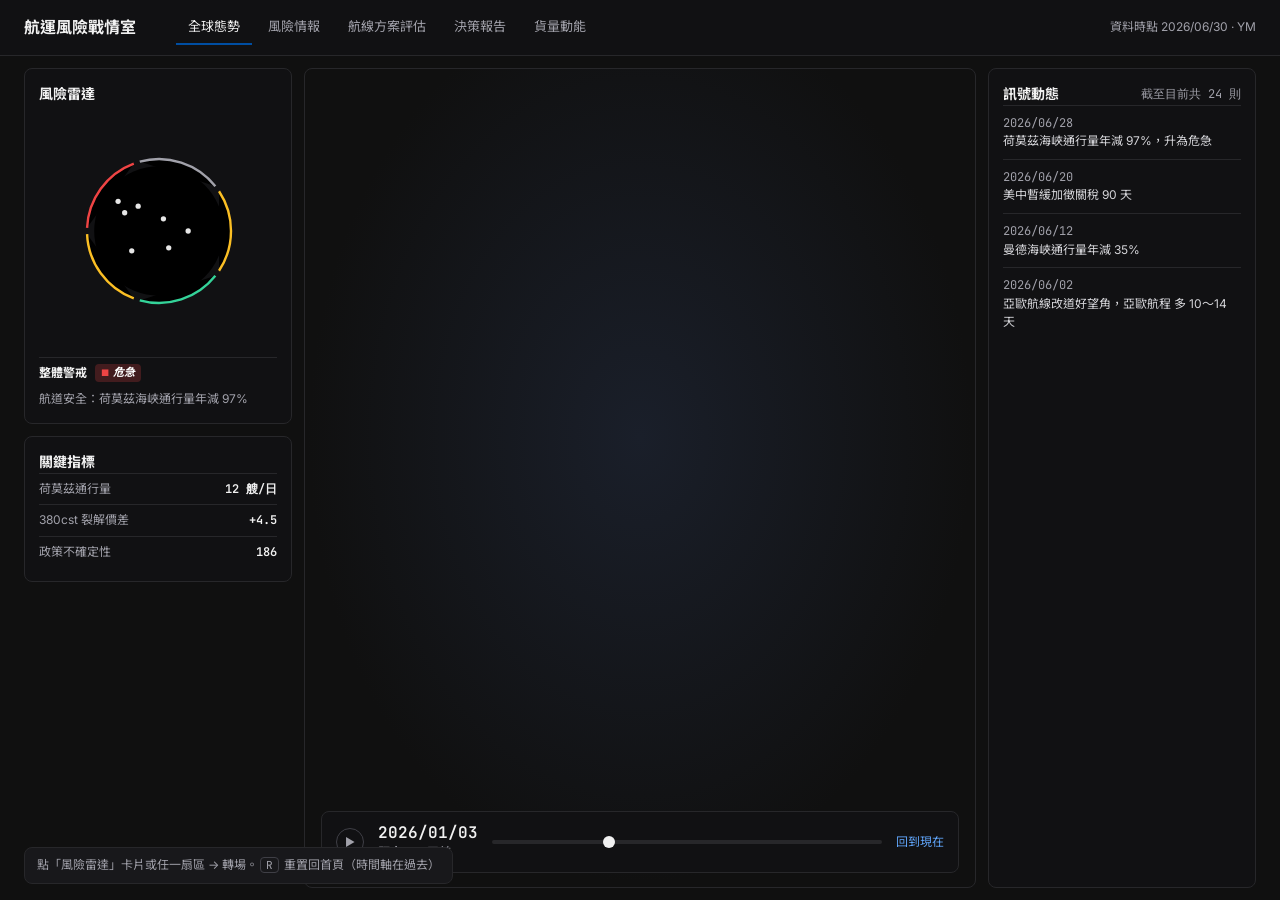
<file: design/radar-transition-mock.html>
<!doctype html><html lang="zh-Hant"><head><meta charset="utf-8"><meta name="viewport" content="width=device-width,initial-scale=1"><title>示意 · 風險雷達轉場</title>
<link rel="stylesheet" href="../fonts.css"><link rel="stylesheet" href="../design-tokens.css">
<style>
*{box-sizing:border-box}html,body{height:100%}body{margin:0;background:var(--ym-bg);color:var(--ym-text);font:14px/1.55 var(--ym-font-ui);overflow:hidden}
.hdr{height:56px;display:flex;align-items:center;gap:28px;padding:0 24px;border-bottom:1px solid var(--ym-line);background:var(--ym-surface-1)}
.hdr b{font-size:16px}.hdr nav{display:flex;gap:4px;margin-left:12px}.hdr nav a{padding:6px 12px;font-size:13px;color:var(--ym-text-muted);border-bottom:2px solid transparent;cursor:pointer}.hdr nav a.on{color:var(--ym-text);border-color:var(--ym-brand)}
.hdr .right{margin-left:auto;display:flex;gap:10px;align-items:center;font-size:12px;color:var(--ym-text-muted)}
.hint{position:fixed;left:24px;bottom:16px;font-size:12px;color:var(--ym-text-muted);background:var(--ym-surface-2);border:1px solid var(--ym-line);border-radius:8px;padding:8px 12px;z-index:5}
.hint kbd{font:11px var(--ym-font-data);border:1px solid var(--ym-line-strong);border-radius:4px;padding:0 5px;margin:0 2px}
.screen{position:absolute;inset:56px 0 0;transition:opacity .25s var(--ym-ease)}.screen.hide{opacity:0;pointer-events:none}
.card{background:var(--ym-surface-1);border:1px solid var(--ym-line);border-radius:8px}
.card h3{margin:0;font-size:14px;font-weight:600;display:flex;align-items:center;gap:8px}
.card h3 small{margin-left:auto;font-weight:400;font-size:12px;color:var(--ym-text-muted);font-family:var(--ym-font-data)}
/* ---- 首頁 ---- */
#home{display:grid;grid-template-columns:268px 1fr 268px;gap:12px;padding:12px 24px}
.col{display:flex;flex-direction:column;gap:12px}
.map{position:relative;border-radius:8px;background:radial-gradient(ellipse at 50% 45%,#1a1f2a,#101010 70%);border:1px solid var(--ym-line);overflow:hidden}
.map .tl{position:absolute;left:16px;right:16px;bottom:14px;display:flex;align-items:center;gap:14px;background:#111113e6;border:1px solid var(--ym-line);border-radius:8px;padding:10px 14px}
.tl .play{width:28px;height:28px;border-radius:50%;border:1px solid var(--ym-line-strong);display:grid;place-items:center;color:var(--ym-text-muted);font-size:11px}
.tl .date{font:600 16px var(--ym-font-data)}.tl .sub{font-size:12px;color:var(--ym-text-muted)}.tl .now{margin-left:auto;font-size:12px;color:var(--ym-accent);cursor:pointer}
.tl .track{position:relative;flex:1;height:4px;background:var(--ym-surface-3);border-radius:2px}.tl .track i{position:absolute;top:-4px;width:12px;height:12px;border-radius:50%;background:var(--ym-text);transform:translateX(-50%);transition:left .3s var(--ym-ease)}
.radar-card{padding:14px;cursor:pointer}.radar-card:hover{border-color:var(--ym-line-strong)}
.rbox{position:relative;width:240px;height:240px;margin:6px auto 0}
.status{display:flex;align-items:center;gap:8px;flex-wrap:wrap;margin:6px 0 0;padding-top:6px;border-top:1px solid var(--ym-line);font-size:12px}.status b{font-weight:600}.status span{flex-basis:100%;color:var(--ym-text-muted);white-space:nowrap}
.chip{display:inline-flex;align-items:center;gap:4px;height:18px;padding:0 6px;border-radius:4px;font-size:11px;font-weight:700;color:#fff;background:color-mix(in srgb,var(--ym-risk-crit) 22%,transparent)}.chip i{font-style:normal;color:var(--ym-risk-crit);font-size:9px}
.kpi{padding:14px}.kpi .row{display:flex;justify-content:space-between;font-size:12px;color:var(--ym-text-muted);padding:6px 0;border-top:1px solid var(--ym-line)}.kpi .row b{color:var(--ym-text);font-family:var(--ym-font-data)}
.feed{padding:14px;flex:1}.feed .it{padding:8px 0;border-top:1px solid var(--ym-line);font-size:12px;color:var(--ym-text-2)}.feed .it small{display:block;color:var(--ym-text-muted);font-family:var(--ym-font-data)}
/* ---- 風險情報 ---- */
#intel{display:grid;grid-template-columns:1fr 1fr;gap:20px;padding:36px 32px}
.bigradar{padding:18px}.bigradar .rb{position:relative;width:640px;height:640px;margin:10px auto 0;max-width:100%}
.lbl{position:absolute;transform:translate(-50%,-50%);font-weight:700;font-size:17px;white-space:nowrap;transition:opacity .2s}
.bigradar.focus .lbl{opacity:.35}.bigradar.focus .lbl.on{opacity:1}
.right .card{padding:16px;margin-bottom:16px}.right .card p{margin:6px 0 0;font-size:12px;color:var(--ym-text-muted)}
.matrix{display:grid;grid-template-columns:repeat(5,1fr);gap:6px;margin-top:12px}.matrix i{height:38px;border-radius:4px;background:var(--ym-surface-3)}
.matrix i.c{background:color-mix(in srgb,var(--ym-risk-crit) 40%,transparent)}.matrix i.h{background:color-mix(in srgb,var(--ym-risk-high) 35%,transparent)}.matrix i.m{background:color-mix(in srgb,var(--ym-risk-mid) 30%,transparent)}.matrix i.l{background:color-mix(in srgb,var(--ym-risk-low) 25%,transparent)}
.toast{position:fixed;left:50%;top:72px;transform:translate(-50%,-12px);opacity:0;background:var(--ym-surface-2);border:1px solid var(--ym-line-strong);border-radius:8px;padding:10px 14px;font-size:12px;color:var(--ym-text-2);box-shadow:var(--ym-shadow);display:flex;gap:12px;align-items:center;transition:all .25s var(--ym-ease);z-index:20}
.toast.show{opacity:1;transform:translate(-50%,0)}.toast b{font-family:var(--ym-font-data);color:var(--ym-text)}.toast a{color:var(--ym-accent);cursor:pointer;margin-left:4px}
/* ---- 飛行複本 ---- */
#fly{position:fixed;left:0;top:0;width:240px;height:240px;z-index:10;pointer-events:none;display:none;transform-origin:0 0;will-change:transform,opacity}
#fly.go{display:block}
.rr .arc{fill:none;stroke-width:2.6;stroke-linecap:round;opacity:.9}.rr .ring{fill:none;stroke:var(--ym-line-strong);stroke-width:.6}.rr .axis{stroke:var(--ym-line);stroke-width:.4}
.rr .sweep{stroke:#fff;stroke-width:.7;opacity:.7}
.rr .arc.dim{opacity:.25}
.rr .tag{font-size:5.2px;font-weight:700;fill:var(--ym-text);text-anchor:middle}
.dim-bg{position:fixed;inset:0;background:#000;opacity:0;pointer-events:none;transition:opacity .3s;z-index:9}.dim-bg.on{opacity:.35}
@media (prefers-reduced-motion:reduce){#fly{display:none!important}.screen{transition:none}}
</style></head><body>
<div class="hdr"><b>航運風險戰情室</b><nav><a id="nav-home" class="on">全球態勢</a><a id="nav-intel">風險情報</a><a>航線方案評估</a><a>決策報告</a><a>貨量動能</a></nav><div class="right">資料時點 2026/06/30 · YM</div></div>

<!-- 首頁 -->
<section id="home" class="screen">
 <div class="col">
  <div class="card radar-card" id="radarCard">
   <h3>風險雷達</h3>
   <div class="rbox"><svg id="miniRadar" viewBox="0 0 100 100" width="240" height="240"></svg></div>
   <div class="status"><b>整體警戒</b><em class="chip"><i>■</i>危急</em><span>航道安全：荷莫茲海峽通行量年減 97%</span></div>
  </div>
  <div class="card kpi"><h3>關鍵指標</h3><div class="row">荷莫茲通行量 <b>12 艘/日</b></div><div class="row">380cst 裂解價差 <b>+4.5</b></div><div class="row">政策不確定性 <b>186</b></div></div>
 </div>
 <div class="map"><div class="tl"><div class="play">▶</div><div><div class="date" id="tlDate">2026/01/03</div><div class="sub" id="tlSub">距今 178 天前</div></div><div class="track"><i id="knob" style="left:30%"></i></div><a class="now" id="tlNow">回到現在</a></div></div>
 <div class="col"><div class="card feed"><h3>訊號動態 <small>截至目前共 24 則</small></h3><div class="it"><small>2026/06/28</small>荷莫茲海峽通行量年減 97%，升為危急</div><div class="it"><small>2026/06/20</small>美中暫緩加徵關稅 90 天</div><div class="it"><small>2026/06/12</small>曼德海峽通行量年減 35%</div><div class="it"><small>2026/06/02</small>亞歐航線改道好望角，亞歐航程 多 10～14 天</div></div></div>
</section>

<!-- 風險情報 -->
<section id="intel" class="screen hide">
 <div class="card bigradar" id="bigCard"><h3>航海風險雷達 <small>資料時點 2026/06/30</small></h3>
  <div class="rb"><svg id="bigRadar" viewBox="0 0 100 100" width="640" height="640" style="opacity:0;transition:opacity .25s"></svg>
   <div class="lbl" data-k="safety" style="left:62%;top:8%">航道安全</div><div class="lbl" data-k="policy" style="left:93%;top:50%">政策與關稅</div><div class="lbl" data-k="fuel" style="left:50%;top:95%">燃油成本</div><div class="lbl" data-k="ports" style="left:7%;top:58%">港口與內陸</div><div class="lbl" data-k="countries" style="left:28%;top:12%">國家風險</div>
  </div>
 </div>
 <div class="right">
  <div class="card"><h3>風險總覽 <small>資料時點 2026/06/30</small></h3><p>五類風險中以航道安全最嚴重，建議優先檢視亞歐航線備援方案。</p><div class="matrix"><i class="c"></i><i class="m"></i><i></i><i class="l"></i><i class="m"></i><i class="h"></i><i class="m"></i><i></i><i class="l"></i><i class="m"></i><i class="m"></i><i class="l"></i><i></i><i class="l"></i><i class="l"></i></div></div>
  <div class="card"><h3>航道安全</h3><p>荷莫茲海峽通行量年減 97%，曼德海峽年減 35%。</p></div>
  <div class="card"><h3>燃油成本</h3><p>裂解價差 3 個月高點 +4.5，油價平穩。</p></div>
 </div>
</section>

<div class="dim-bg" id="dim"></div>
<svg id="fly" viewBox="0 0 100 100" class="rr"></svg>
<div class="toast" id="toast">風險情報顯示最新資料 <b>2026/06/30</b>，已離開時間軸所選的 <b id="toastDate">2026/01/03</b><a id="toastClose">知道了</a></div>
<div class="hint">點「風險雷達」卡片或任一扇區 → 轉場。<kbd>R</kbd> 重置回首頁（時間軸在過去）</div>

<script>
const AXES=[{k:'safety',cat:'航道安全',deg:-54,lv:'crit'},{k:'policy',cat:'政策與關稅',deg:18,lv:'none'},{k:'fuel',cat:'燃油成本',deg:90,lv:'mid'},{k:'ports',cat:'港口與內陸',deg:162,lv:'low'},{k:'countries',cat:'國家風險',deg:234,lv:'mid'}];
const COL={crit:'var(--ym-risk-crit)',high:'var(--ym-risk-high)',mid:'var(--ym-risk-mid)',low:'var(--ym-risk-low)',none:'var(--ym-risk-none)'};
const pt=(d,r)=>{const a=(d-90)*Math.PI/180;return [50+r*Math.cos(a),50+r*Math.sin(a)]};
function arc(d,R){const [x1,y1]=pt(d-33.5,R),[x2,y2]=pt(d+33.5,R);return `M${x1} ${y1}A${R} ${R} 0 0 1 ${x2} ${y2}`}
function ring(svg,R,withTags,focus){
  let s='';
  for(const r of [R*.33,R*.66]) s+=`<circle class="ring" cx="50" cy="50" r="${r}" stroke-dasharray="1 1.4"/>`;
  s+=`<circle class="ring" cx="50" cy="50" r="${R}"/>`;
  for(const a of AXES){const [x,y]=pt(a.deg+36,R);s+=`<line class="axis" x1="50" y1="50" x2="${x}" y2="${y}"/>`}
  for(const a of AXES){s+=`<path class="arc ${focus&&focus!==a.k?'dim':''}" data-k="${a.k}" d="${arc(a.deg,R+3)}" stroke="${COL[a.lv]}"/>`}
  // dots
  const dots=[[-54,.78],[-62,.6],[-40,.5],[90,.45],[234,.52],[150,.3],[20,.2]];
  for(const [d,f] of dots){const [x,y]=pt(d,R*f);s+=`<circle cx="${x}" cy="${y}" r="1.1" fill="#fff" opacity=".9"/>`}
  const [sx,sy]=pt(-30,R);s+=`<line class="sweep" x1="50" y1="50" x2="${sx}" y2="${sy}"/>`;
  if(withTags) for(const a of AXES){const [x,y]=pt(a.deg,R+11);s+=`<text class="tag" x="${x}" y="${y+1.8}">${a.cat.length>4?a.cat.slice(0,2)+'…':a.cat}</text>`}
  svg.innerHTML=s;
}
const mini=document.getElementById('miniRadar'),big=document.getElementById('bigRadar'),fly=document.getElementById('fly');
ring(mini,27,false);ring(big,36,false);
// 蜘蛛圖（Janet 風格）給落地後的大雷達
function spider(svg,focus){let s='';for(const r of [12,24,36]) s+=`<polygon fill="none" stroke="var(--ym-line-strong)" stroke-width=".4" points="${AXES.map(a=>pt(a.deg,r).join(',')).join(' ')}"/>`;
  for(const a of AXES){const [x,y]=pt(a.deg,36);s+=`<line stroke="var(--ym-line)" stroke-width=".4" x1="50" y1="50" x2="${x}" y2="${y}"/>`}
  const val={safety:.95,policy:.3,fuel:.55,ports:.35,countries:.5};
  s+=`<polygon fill="color-mix(in srgb,var(--ym-accent) 18%,transparent)" stroke="var(--ym-accent)" stroke-width=".8" points="${AXES.map(a=>pt(a.deg,36*val[a.k]).join(',')).join(' ')}"/>`;
  for(const a of AXES){const [x,y]=pt(a.deg,36*val[a.k]);s+=`<circle cx="${x}" cy="${y}" r="${focus===a.k?2.2:1.4}" fill="${COL[a.lv]}" opacity="${focus&&focus!==a.k?.35:1}"/>`}
  for(const a of AXES){s+=`<path fill="none" stroke="${COL[a.lv]}" stroke-width="2.2" stroke-linecap="round" opacity="${focus&&focus!==a.k?.25:.9}" d="${arc(a.deg,40)}"/>`}
  svg.innerHTML=s;}
spider(big);

let past=true; // 時間軸是否在過去
const $=id=>document.getElementById(id);
function sectorAt(e){const r=mini.getBoundingClientRect();const x=(e.clientX-r.left)/r.width*100-50,y=(e.clientY-r.top)/r.height*100-50;if(Math.hypot(x,y)>31)return null;let a=Math.atan2(y,x)*180/Math.PI+90;let best=null;for(const ax of AXES){let d=((a-ax.deg)%360+540)%360-180;if(Math.abs(d)<=36)best=ax.k}return best}
mini.addEventListener('mousemove',e=>{const k=sectorAt(e);mini.querySelectorAll('.arc').forEach(p=>p.classList.toggle('dim',!!k&&p.dataset.k!==k))});
mini.addEventListener('mouseleave',()=>mini.querySelectorAll('.arc').forEach(p=>p.classList.remove('dim')));

let busy=false;
$('radarCard').addEventListener('click',async e=>{
  if(busy)return;busy=true;const focus=sectorAt(e);
  const reduced=matchMedia('(prefers-reduced-motion:reduce)').matches;
  // 1. 時間軸先回到現在（0.3s）
  if(past){ $('knob').style.left='100%';$('tlDate').textContent='2026/06/30';$('tlSub').textContent='今天 · 資料時點';$('tlNow').style.opacity=0;await wait(reduced?0:320);}
  if(reduced){ gotoIntel(focus);busy=false;return;}
  // 2. 複本從小雷達位置飛到大雷達位置
  const from=mini.getBoundingClientRect();
  ring(fly,27,false,focus);fly.classList.add('go');
  fly.style.transition='none';fly.style.transform=`translate(${from.left}px,${from.top}px) scale(${from.width/240})`;fly.style.opacity=1;
  $('dim').classList.add('on');
  mini.style.visibility='hidden';
  await frame();
  // 切頁（背景淡出淡入），同時取得目的地位置
  $('home').classList.add('hide');$('intel').classList.remove('hide');$('nav-home').classList.remove('on');$('nav-intel').classList.add('on');
  const to=big.getBoundingClientRect();
  fly.style.transition='transform .55s cubic-bezier(.2,.8,.2,1)';
  fly.style.transform=`translate(${to.left}px,${to.top}px) scale(${to.width/240})`;
  await wait(380);$('dim').classList.remove('on');
  await wait(200);
  // 3. 落地：環淡出，蜘蛛圖淡入，並高亮被點的類別
  spider(big,focus);big.style.opacity=1;fly.style.transition='opacity .25s';fly.style.opacity=0;
  setFocus(focus);
  await wait(260);fly.classList.remove('go');mini.style.visibility='';
  if(past){showToast();}
  busy=false;
});
function gotoIntel(focus){$('home').classList.add('hide');$('intel').classList.remove('hide');spider(big,focus);big.style.opacity=1;setFocus(focus);if(past)showToast()}
function setFocus(k){$('bigCard').classList.toggle('focus',!!k);document.querySelectorAll('#intel .lbl').forEach(l=>l.classList.toggle('on',l.dataset.k===k))}
function showToast(){$('toast').classList.add('show');clearTimeout(showToast.t);showToast.t=setTimeout(()=>$('toast').classList.remove('show'),6000)}
$('toastClose').onclick=()=>$('toast').classList.remove('show');
$('tlNow').onclick=()=>{past=false;$('knob').style.left='100%';$('tlDate').textContent='2026/06/30';$('tlSub').textContent='今天 · 資料時點';$('tlNow').style.opacity=0};
function reset(){past=true;$('home').classList.remove('hide');$('intel').classList.add('hide');$('nav-home').classList.add('on');$('nav-intel').classList.remove('on');big.style.opacity=0;$('toast').classList.remove('show');$('knob').style.left='30%';$('tlDate').textContent='2026/01/03';$('tlSub').textContent='距今 178 天前';$('tlNow').style.opacity=1;setFocus(null)}
$('nav-home').onclick=reset;$('nav-intel').onclick=()=>{if($('intel').classList.contains('hide'))gotoIntel(null)};
addEventListener('keydown',e=>{if(e.key==='r'||e.key==='R')reset()});
const wait=ms=>new Promise(r=>setTimeout(r,ms)),frame=()=>new Promise(r=>requestAnimationFrame(()=>requestAnimationFrame(r)));
</script>
</body></html>
</file>
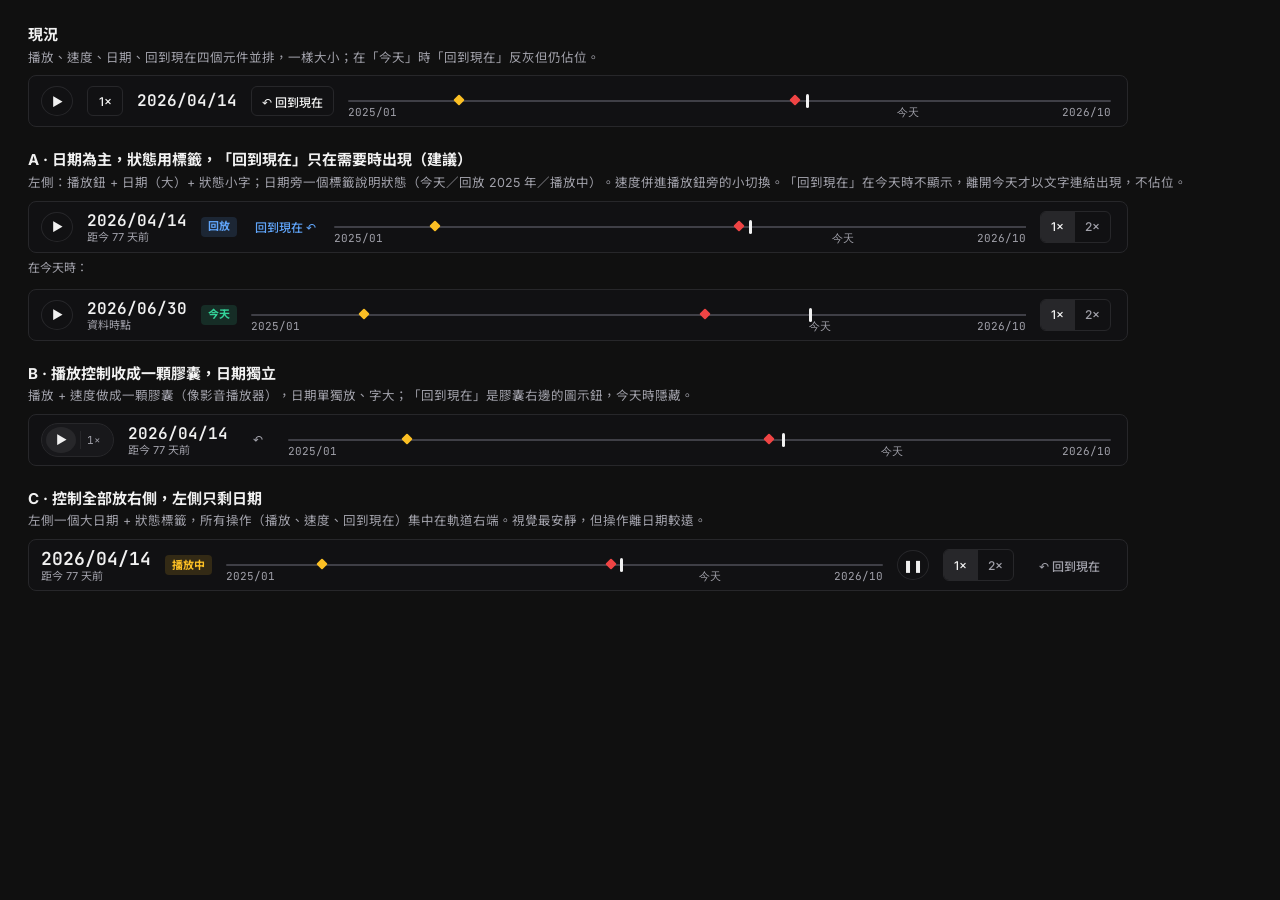
<file: design/timeline-mock.html>
<!doctype html><html lang="zh-Hant"><head><meta charset="utf-8"><title>示意 · 時間軸控制列</title><link rel="stylesheet" href="../fonts.css"><link rel="stylesheet" href="../design-tokens.css">
<style>
*{box-sizing:border-box}body{margin:0;background:var(--ym-bg);color:var(--ym-text);font:14px/1.5 var(--ym-font-ui)}
.wrap{padding:24px 28px;display:flex;flex-direction:column;gap:22px}
h1{font-size:15px;margin:0 0 2px}.lead{color:var(--ym-text-muted);font-size:12.5px;margin:0 0 8px}
.num{font-family:var(--ym-font-data);font-variant-numeric:tabular-nums}
.bar{display:flex;align-items:center;gap:14px;height:52px;padding:0 16px 0 12px;border:1px solid var(--ym-line);border-radius:8px;background:var(--ym-surface-1);width:1100px}
.track{flex:1;position:relative;height:28px}.track i{position:absolute;left:0;right:0;top:13px;height:2px;background:#3f3f46;border-radius:1px}.track b{position:absolute;top:7px;width:3px;height:14px;background:var(--ym-text);border-radius:2px}.track em{position:absolute;top:18px;font:11px var(--ym-font-data);color:var(--ym-text-muted);font-style:normal}
.track .fut{position:absolute;top:13px;height:2px;background:repeating-linear-gradient(90deg,#3f3f46 0 4px,transparent 4px 8px)}
.track .ev{position:absolute;top:9px;width:8px;height:8px;transform:rotate(45deg);border-radius:1px}
.btn{display:inline-flex;align-items:center;justify-content:center;height:30px;min-width:30px;padding:0 10px;border:1px solid var(--ym-line);border-radius:6px;background:none;color:var(--ym-text);font:500 12px var(--ym-font-ui);gap:6px}
.btn.icon{width:32px;padding:0;border-radius:50%}.btn.ghost{border-color:transparent;color:var(--ym-text-muted)}.btn.link{border:0;color:var(--ym-accent);padding:0 4px}
.seg{display:inline-flex;border:1px solid var(--ym-line);border-radius:6px;overflow:hidden}.seg button{height:30px;padding:0 10px;border:0;background:none;color:var(--ym-text-muted);font:500 12px var(--ym-font-ui)}.seg button.on{background:var(--ym-surface-3);color:var(--ym-text)}.seg button+button{border-left:1px solid var(--ym-line)}
.date{display:flex;flex-direction:column;line-height:1.15}.date b{font:600 16px var(--ym-font-data)}.date span{font-size:11px;color:var(--ym-text-muted)}
.chip{display:inline-flex;align-items:center;height:20px;padding:0 7px;border-radius:4px;font-size:11px;font-weight:600}
.chip.today{color:var(--ym-risk-low);background:color-mix(in srgb,var(--ym-risk-low) 14%,transparent)}.chip.past{color:var(--ym-accent);background:color-mix(in srgb,var(--ym-accent) 14%,transparent)}.chip.play{color:var(--ym-risk-mid);background:color-mix(in srgb,var(--ym-risk-mid) 14%,transparent)}
.pill{display:inline-flex;align-items:center;height:34px;border:1px solid var(--ym-line);border-radius:17px;padding:0 6px 0 4px;gap:4px;background:var(--ym-surface-2)}
.pill .btn.icon{width:26px;height:26px;border:0;background:var(--ym-surface-3)}.pill .sp{color:var(--ym-text-muted);font:11px var(--ym-font-data);padding:0 6px;border-left:1px solid var(--ym-line);height:18px;display:flex;align-items:center}
.row{display:flex;gap:16px;align-items:center}
.note{font-size:12px;color:var(--ym-text-muted);margin-top:6px}
</style></head><body><div class="wrap">

<div><h1>現況</h1><p class="lead">播放、速度、日期、回到現在四個元件並排，一樣大小；在「今天」時「回到現在」反灰但仍佔位。</p>
<div class="bar"><button class="btn icon">▶</button><button class="btn num" style="min-width:36px">1×</button><b class="num" style="font-size:16px">2026/04/14</b><button class="btn">↶ 回到現在</button>
<div class="track"><i></i><span class="fut" style="left:72%;right:0"></span><span class="ev" style="left:14%;background:var(--ym-risk-mid)"></span><span class="ev" style="left:58%;background:var(--ym-risk-crit)"></span><b style="left:60%"></b><em style="left:0">2025/01</em><em style="left:72%">今天</em><em style="right:0">2026/10</em></div></div></div>

<div><h1>A · 日期為主，狀態用標籤，「回到現在」只在需要時出現（建議）</h1><p class="lead">左側：播放鈕 + 日期（大）+ 狀態小字；日期旁一個標籤說明狀態（今天／回放 2025 年／播放中）。速度併進播放鈕旁的小切換。「回到現在」在今天時不顯示，離開今天才以文字連結出現，不佔位。</p>
<div class="bar"><button class="btn icon">▶</button><div class="date"><b>2026/04/14</b><span>距今 77 天前</span></div><span class="chip past">回放</span><button class="btn link">回到現在 ↶</button>
<div class="track"><i></i><span class="fut" style="left:72%;right:0"></span><span class="ev" style="left:14%;background:var(--ym-risk-mid)"></span><span class="ev" style="left:58%;background:var(--ym-risk-crit)"></span><b style="left:60%"></b><em style="left:0">2025/01</em><em style="left:72%">今天</em><em style="right:0">2026/10</em></div><div class="seg"><button class="on">1×</button><button>2×</button></div></div>
<p class="note">在今天時：</p>
<div class="bar"><button class="btn icon">▶</button><div class="date"><b>2026/06/30</b><span>資料時點</span></div><span class="chip today">今天</span>
<div class="track"><i></i><span class="fut" style="left:72%;right:0"></span><span class="ev" style="left:14%;background:var(--ym-risk-mid)"></span><span class="ev" style="left:58%;background:var(--ym-risk-crit)"></span><b style="left:72%"></b><em style="left:0">2025/01</em><em style="left:72%">今天</em><em style="right:0">2026/10</em></div><div class="seg"><button class="on">1×</button><button>2×</button></div></div></div>

<div><h1>B · 播放控制收成一顆膠囊，日期獨立</h1><p class="lead">播放 + 速度做成一顆膠囊（像影音播放器），日期單獨放、字大；「回到現在」是膠囊右邊的圖示鈕，今天時隱藏。</p>
<div class="bar"><div class="pill"><button class="btn icon">▶</button><span class="sp">1×</span></div><div class="date"><b>2026/04/14</b><span>距今 77 天前</span></div><button class="btn icon ghost" title="回到現在">↶</button>
<div class="track"><i></i><span class="fut" style="left:72%;right:0"></span><span class="ev" style="left:14%;background:var(--ym-risk-mid)"></span><span class="ev" style="left:58%;background:var(--ym-risk-crit)"></span><b style="left:60%"></b><em style="left:0">2025/01</em><em style="left:72%">今天</em><em style="right:0">2026/10</em></div></div></div>

<div><h1>C · 控制全部放右側，左側只剩日期</h1><p class="lead">左側一個大日期 + 狀態標籤，所有操作（播放、速度、回到現在）集中在軌道右端。視覺最安靜，但操作離日期較遠。</p>
<div class="bar"><div class="date"><b style="font-size:18px">2026/04/14</b><span>距今 77 天前</span></div><span class="chip play">播放中</span>
<div class="track"><i></i><span class="fut" style="left:72%;right:0"></span><span class="ev" style="left:14%;background:var(--ym-risk-mid)"></span><span class="ev" style="left:58%;background:var(--ym-risk-crit)"></span><b style="left:60%"></b><em style="left:0">2025/01</em><em style="left:72%">今天</em><em style="right:0">2026/10</em></div><button class="btn icon">❚❚</button><div class="seg"><button class="on">1×</button><button>2×</button></div><button class="btn ghost">↶ 回到現在</button></div></div>

</div></body></html>
</file>
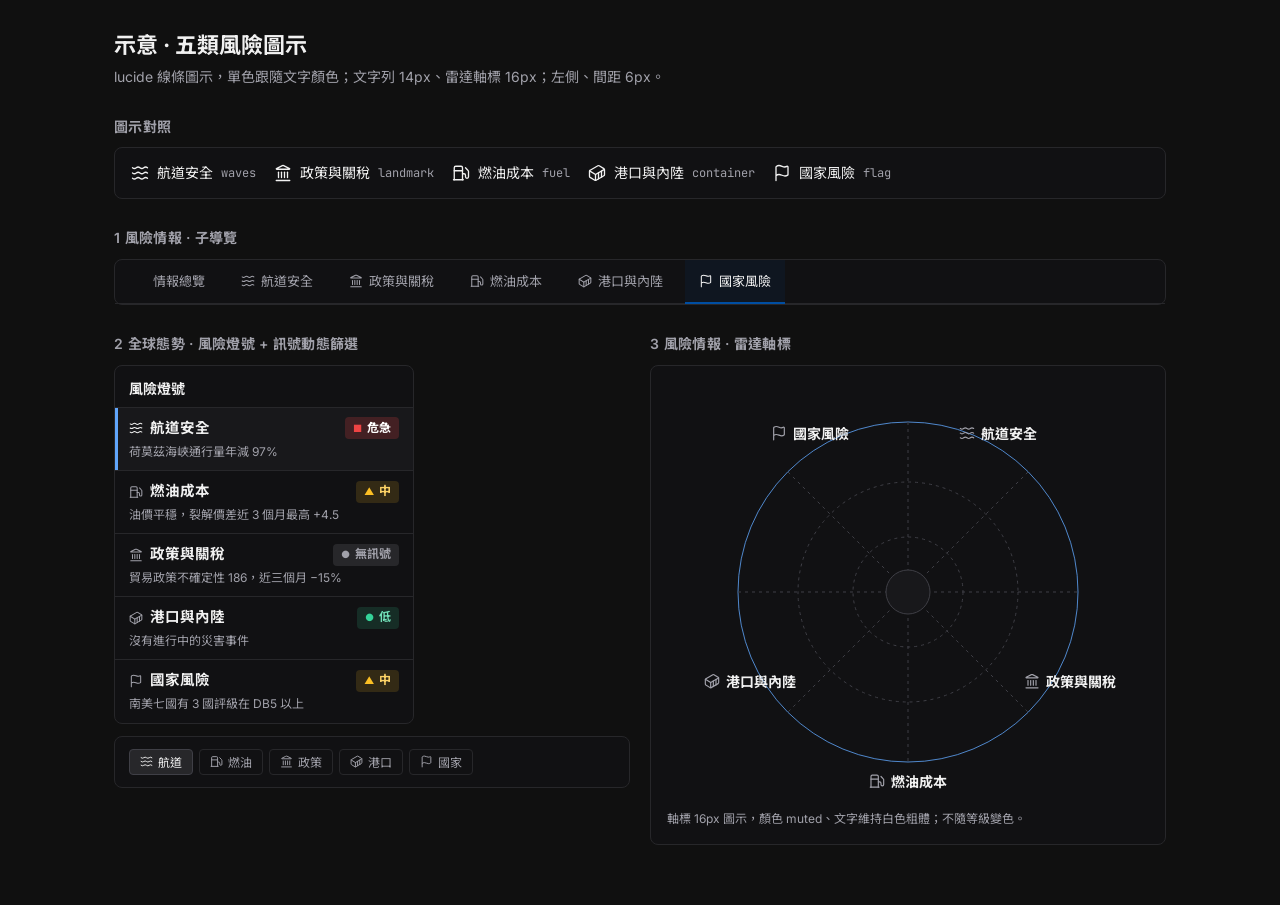
<file: design/topic-icons-mock.html>
<!doctype html><html lang="zh-Hant"><head><meta charset="utf-8"><meta name="viewport" content="width=device-width,initial-scale=1"><title>示意 · 五類風險圖示</title><link rel="stylesheet" href="../fonts.css"><link rel="stylesheet" href="../design-tokens.css">
<style>
*{box-sizing:border-box}body{margin:0;background:var(--ym-bg);color:var(--ym-text);font:14px/1.55 var(--ym-font-ui)}
.wrap{max-width:1100px;margin:0 auto;padding:28px 24px 60px}
h1{font-size:22px;margin:0 0 4px}.lead{color:var(--ym-text-muted);margin:0 0 24px}
h2{font-size:14px;font-weight:600;color:var(--ym-text-muted);margin:28px 0 10px;letter-spacing:.3px}
.ic{display:inline-block;width:1em;height:1em;vertical-align:-.15em;stroke:currentColor;fill:none;stroke-width:1.75;stroke-linecap:round;stroke-linejoin:round;flex:none}
.card{background:var(--ym-surface-1);border:1px solid var(--ym-line);border-radius:8px}
/* 1 子導覽 */
.subnav{display:flex;gap:8px;padding:0 24px;height:44px;align-items:stretch;border-bottom:1px solid var(--ym-line)}
.subnav a{display:flex;align-items:center;gap:6px;padding:0 14px;font-size:13px;color:var(--ym-text-muted);border-bottom:2px solid transparent;margin-bottom:-1px}
.subnav a .ic{font-size:14px}.subnav a.on{color:var(--ym-text);background:#004ea218;border-color:var(--ym-brand)}
/* 2 燈號 */
.lights{width:300px;padding:12px 0 0}.lights h3{margin:0 14px 8px;font-size:14px;font-weight:600}
.light{display:flex;flex-direction:column;gap:3px;padding:9px 14px;border-top:1px solid var(--ym-line)}
.light.on{background:var(--ym-surface-2);box-shadow:inset 3px 0 0 var(--ym-accent)}
.lh{display:flex;align-items:center;gap:7px}.lh b{font-size:14.5px}.lh .ic{font-size:14px;color:var(--ym-text-muted)}.light.on .lh .ic{color:var(--ym-text)}
.lh .chip{margin-left:auto}.ll{font-size:12px;color:var(--ym-text-muted)}
.chip{display:inline-flex;align-items:center;gap:5px;height:22px;padding:0 8px;border-radius:4px;font-size:12px;font-weight:700}.chip i{font-style:normal;font-size:10px}
.c-crit{color:#fff;background:color-mix(in srgb,var(--ym-risk-crit) 20%,transparent)}.c-crit i{color:var(--ym-risk-crit)}
.c-mid{color:color-mix(in srgb,var(--ym-risk-mid) 70%,white);background:color-mix(in srgb,var(--ym-risk-mid) 14%,transparent)}.c-mid i{color:var(--ym-risk-mid)}
.c-low{color:color-mix(in srgb,var(--ym-risk-low) 70%,white);background:color-mix(in srgb,var(--ym-risk-low) 14%,transparent)}.c-low i{color:var(--ym-risk-low)}
.c-none{color:var(--ym-text-muted);background:var(--ym-surface-3)}.c-none i{color:var(--ym-text-muted)}
/* 3 雷達 */
.radar{position:relative;width:420px;height:420px;margin:0 auto}
.radar>svg{position:absolute;inset:0}
.axis{position:absolute;display:flex;align-items:center;gap:6px;font-weight:700;font-size:14px;transform:translate(-50%,-50%);white-space:nowrap}.axis .ic{font-size:16px;color:var(--ym-text-muted)}
.row{display:grid;grid-template-columns:1fr 1fr;gap:20px;align-items:start}
.filters{display:flex;gap:6px;padding:12px 14px}.filters button{display:inline-flex;align-items:center;gap:5px;height:26px;padding:0 10px;border:1px solid var(--ym-line);border-radius:4px;background:none;color:var(--ym-text-muted);font:12px var(--ym-font-ui)}.filters button .ic{font-size:13px}.filters button.on{color:var(--ym-text);background:var(--ym-surface-3);border-color:var(--ym-line-strong)}
.legend{display:flex;gap:18px;flex-wrap:wrap;padding:14px 16px}.legend div{display:flex;align-items:center;gap:8px}.legend .ic{font-size:18px;color:var(--ym-text)}.legend code{font:12px var(--ym-font-data);color:var(--ym-text-muted)}
.note{font-size:12px;color:var(--ym-text-muted);margin:8px 0 0}
</style></head><body>
<svg width="0" height="0" style="position:absolute">
 <symbol id="i-lane" viewBox="0 0 24 24"><path d="M2 12q2.5 2 5 0t5 0 5 0 5 0"/><path d="M2 19q2.5 2 5 0t5 0 5 0 5 0"/><path d="M2 5q2.5 2 5 0t5 0 5 0 5 0"/></symbol>
 <symbol id="i-policy" viewBox="0 0 24 24"><path d="M10 18v-7"/><path d="M11.119 2.205a2 2 0 0 1 1.762 0l7.84 3.846A.5.5 0 0 1 20.5 7h-17a.5.5 0 0 1-.22-.949z"/><path d="M14 18v-7"/><path d="M18 18v-7"/><path d="M3 22h18"/><path d="M6 18v-7"/></symbol>
 <symbol id="i-fuel" viewBox="0 0 24 24"><path d="M14 13h2a2 2 0 0 1 2 2v2a2 2 0 0 0 4 0v-6.998a2 2 0 0 0-.59-1.42L18 5"/><path d="M14 21V5a2 2 0 0 0-2-2H5a2 2 0 0 0-2 2v16"/><path d="M2 21h13"/><path d="M3 9h11"/></symbol>
 <symbol id="i-port" viewBox="0 0 24 24"><path d="M22 7.7c0-.6-.4-1.2-.8-1.5l-6.3-3.9a1.72 1.72 0 0 0-1.7 0l-10.3 6c-.5.2-.9.8-.9 1.4v6.6c0 .5.4 1.2.8 1.5l6.3 3.9a1.72 1.72 0 0 0 1.7 0l10.3-6c.5-.3.9-1 .9-1.5Z"/><path d="M10 21.9V14L2.1 9.1"/><path d="m10 14 11.9-6.9"/><path d="M14 19.8v-8.1"/><path d="M18 17.5V9.4"/></symbol>
 <symbol id="i-country" viewBox="0 0 24 24"><path d="M4 22V4a1 1 0 0 1 .4-.8A6 6 0 0 1 8 2c3 0 5 2 7.333 2q2 0 3.067-.8A1 1 0 0 1 20 4v10a1 1 0 0 1-.4.8A6 6 0 0 1 16 16c-3 0-5-2-8-2a6 6 0 0 0-4 1.528"/></symbol>
</svg>
<div class="wrap">
<h1>示意 · 五類風險圖示</h1>
<p class="lead">lucide 線條圖示，單色跟隨文字顏色；文字列 14px、雷達軸標 16px；左側、間距 6px。</p>

<h2>圖示對照</h2>
<div class="card legend">
 <div><svg class="ic"><use href="#i-lane"/></svg>航道安全 <code>waves</code></div>
 <div><svg class="ic"><use href="#i-policy"/></svg>政策與關稅 <code>landmark</code></div>
 <div><svg class="ic"><use href="#i-fuel"/></svg>燃油成本 <code>fuel</code></div>
 <div><svg class="ic"><use href="#i-port"/></svg>港口與內陸 <code>container</code></div>
 <div><svg class="ic"><use href="#i-country"/></svg>國家風險 <code>flag</code></div>
</div>

<h2>1 風險情報 · 子導覽</h2>
<div class="card"><nav class="subnav">
 <a>情報總覽</a>
 <a><svg class="ic"><use href="#i-lane"/></svg>航道安全</a>
 <a><svg class="ic"><use href="#i-policy"/></svg>政策與關稅</a>
 <a><svg class="ic"><use href="#i-fuel"/></svg>燃油成本</a>
 <a><svg class="ic"><use href="#i-port"/></svg>港口與內陸</a>
 <a class="on"><svg class="ic"><use href="#i-country"/></svg>國家風險</a>
</nav></div>

<div class="row">
<div>
<h2>2 全球態勢 · 風險燈號 + 訊號動態篩選</h2>
<div class="card lights">
 <h3>風險燈號</h3>
 <div class="light on"><div class="lh"><svg class="ic"><use href="#i-lane"/></svg><b>航道安全</b><span class="chip c-crit"><i>■</i>危急</span></div><div class="ll">荷莫茲海峽通行量年減 97%</div></div>
 <div class="light"><div class="lh"><svg class="ic"><use href="#i-fuel"/></svg><b>燃油成本</b><span class="chip c-mid"><i>▲</i>中</span></div><div class="ll">油價平穩，裂解價差近 3 個月最高 +4.5</div></div>
 <div class="light"><div class="lh"><svg class="ic"><use href="#i-policy"/></svg><b>政策與關稅</b><span class="chip c-none"><i>●</i>無訊號</span></div><div class="ll">貿易政策不確定性 186，近三個月 −15%</div></div>
 <div class="light"><div class="lh"><svg class="ic"><use href="#i-port"/></svg><b>港口與內陸</b><span class="chip c-low"><i>●</i>低</span></div><div class="ll">沒有進行中的災害事件</div></div>
 <div class="light"><div class="lh"><svg class="ic"><use href="#i-country"/></svg><b>國家風險</b><span class="chip c-mid"><i>▲</i>中</span></div><div class="ll">南美七國有 3 國評級在 DB5 以上</div></div>
</div>
<div class="card" style="margin-top:12px"><div class="filters">
 <button class="on"><svg class="ic"><use href="#i-lane"/></svg>航道</button><button><svg class="ic"><use href="#i-fuel"/></svg>燃油</button><button><svg class="ic"><use href="#i-policy"/></svg>政策</button><button><svg class="ic"><use href="#i-port"/></svg>港口</button><button><svg class="ic"><use href="#i-country"/></svg>國家</button>
</div></div>
</div>
<div>
<h2>3 風險情報 · 雷達軸標</h2>
<div class="card" style="padding:16px"><div class="radar">
 <svg viewBox="0 0 420 420"><circle cx="210" cy="210" r="170" fill="none" stroke="var(--ym-accent)" stroke-opacity=".8"/><circle cx="210" cy="210" r="110" fill="none" stroke="var(--ym-line-strong)" stroke-dasharray="3 4"/><circle cx="210" cy="210" r="55" fill="none" stroke="var(--ym-line-strong)" stroke-dasharray="3 4"/><g stroke="var(--ym-line-strong)" stroke-dasharray="3 4"><path d="M210 40V380M40 210H380M90 90l240 240M330 90L90 330"/></g><circle cx="210" cy="210" r="22" fill="var(--ym-surface-2)" stroke="var(--ym-line-strong)"/></svg>
 <div class="axis" style="left:300px;top:52px"><svg class="ic"><use href="#i-lane"/></svg>航道安全</div>
 <div class="axis" style="left:372px;top:300px"><svg class="ic"><use href="#i-policy"/></svg>政策與關稅</div>
 <div class="axis" style="left:210px;top:400px"><svg class="ic"><use href="#i-fuel"/></svg>燃油成本</div>
 <div class="axis" style="left:52px;top:300px"><svg class="ic"><use href="#i-port"/></svg>港口與內陸</div>
 <div class="axis" style="left:112px;top:52px"><svg class="ic"><use href="#i-country"/></svg>國家風險</div>
</div><p class="note">軸標 16px 圖示，顏色 muted、文字維持白色粗體；不隨等級變色。</p></div>
</div>
</div>
</div></body></html>
</file>
<file: style.css>
500;600;700;800&display=swap');
:root{--bg:#101012;--panel:#101012;--line:#27272a;--text:#e4eef3;--muted:#a1a1aa;--cyan:#d4d4d8;--red:#ff7776;--amber:#e5b575}*{box-sizing:border-box}body{margin:0;background:radial-gradient(ellipse at 48% 36%,#18181b77,transparent 48%),var(--bg);color:var(--text);font-family:'Noto Sans TC',sans-serif;font-size:13px}button,a,input{-webkit-tap-highlight-color:transparent}button{font:inherit;cursor:pointer;color:inherit;border:0;background:none}button:focus-visible,a:focus-visible,input:focus-visible{outline:2px solid var(--cyan);outline-offset:4px}header{height:88px;border-bottom:1px solid var(--line);display:flex;align-items:center;gap:24px;padding:0 34px}.brand img{width:157px;display:block}.brand-divider{height:30px;width:1px;background:#3f3f46}.product{font-size:16px;font-weight:600;letter-spacing:1px}.product small{display:block;color:var(--muted-foreground);font-size:8px;letter-spacing:2.6px;margin-top:5px}header nav{display:flex;height:100%;margin-left:35px;gap:25px}header nav button{position:relative;color:var(--muted-foreground);font-size:13px;padding:0 8px}header nav button.active{color:#f1f7ff}header nav button.active:after{content:'';position:absolute;bottom:0;left:7px;right:7px;height:2px;background:var(--cyan)}header nav span{font-size:10px;color:#a1a1aa;margin-left:5px}.header-right{margin-left:auto;display:flex;align-items:center;gap:20px}.demo{font-size:10px;letter-spacing:1px;color:#d4d4d8}.outline{border:1px solid #71717a;border-radius:5px;padding:10px 15px;background:#18181b}.avatar{border:1px solid #3f3f46;border-radius:50%;padding:10px;font-size:10px;color:var(--cyan)}main{max-width:1920px;margin:auto;padding:29px 34px 0}.page-heading{display:flex;justify-content:space-between;align-items:center;margin-bottom:26px}.eyebrow{font-size:9px;letter-spacing:2px;color:var(--cyan)}.eyebrow span{letter-spacing:1px;color:#a1a1aa;margin-left:10px}h1{font-size:29px;letter-spacing:2px;font-weight:500;margin:10px 0 8px}.title-dot{color:var(--cyan);padding-left:5px}.page-heading p{color:var(--muted-foreground);margin:0;font-size:12px;letter-spacing:1px}.asof{font-size:10px;color:var(--muted-foreground);letter-spacing:1px}.asof strong{font-size:13px;color:#e4e4e7;margin-left:15px;font-weight:500}.asof small{display:block;text-align:right;margin-top:8px;color:#a1a1aa}.live-dot{display:inline-block;width:5px;height:5px;background:var(--cyan);box-shadow:0 0 9px #d4d4d877;border-radius:50%;margin-right:7px}.dashboard{display:grid;grid-template-columns:244px minmax(440px,1fr) 286px;gap:28px}.section-label{display:flex;justify-content:space-between;font-size:11px;color:#e4e4e7;letter-spacing:1px}.section-label>span{font-size:8px;color:#a1a1aa;letter-spacing:1px}.risk-summary{border-bottom:1px solid var(--line);padding:5px 0 22px}.risk-head{display:flex;justify-content:space-between;align-items:center;margin-top:20px}.risk-head strong{font-size:27px;letter-spacing:2px;color:#ecc19b;font-weight:500}.risk-symbol{color:#e7b47e;font-size:28px}.risk-summary p{font-size:11px;color:var(--muted-foreground);margin:7px 0 18px}.risk-meter{display:flex;gap:4px}.risk-meter i{height:13px;flex:1;background:#a1a1aa;opacity:.8}.risk-meter i:nth-child(n+8){background:#e5b575}.risk-meter i:nth-child(n+16){background:#ec7c75}.risk-meter i:nth-child(n+18){opacity:.17}.meter-label{display:flex;justify-content:space-between;font-size:9px;color:#a1a1aa;margin-top:6px}.summary-stats{display:flex;margin-top:21px;gap:33px}.summary-stats strong{font-size:29px;font-weight:500;letter-spacing:1px}.summary-stats strong span{font-size:12px;color:#a1a1aa;margin-left:4px}.summary-stats small{display:block;color:var(--muted-foreground);font-size:10px;margin-top:4px}.signals{margin-top:24px}.signal{display:block;width:100%;text-align:left;position:relative;border-bottom:1px solid var(--line);padding:17px 0}.signal>div{display:flex;align-items:center;font-size:12px}.signal-icon{font-size:17px;margin-right:9px}.badge{display:inline-block;font-size:10px;padding:4px 9px;border-radius:3px;white-space:nowrap}.signal .badge{margin-left:auto}.red{color:var(--red)}.amber{color:var(--amber)}.cyan{color:var(--cyan)}.badge.red{background:#ff777615}.badge.amber{background:#e5b57515}.badge.cyan{background:#d4d4d812}.signal strong{display:block;font-size:30px;letter-spacing:1px;font-weight:500;margin:7px 0}.signal strong small{font-size:14px;color:#a1a1aa;margin-left:3px}.signal p{font-size:10px;color:var(--muted-foreground);margin:4px 0}.signal svg{position:absolute;right:0;top:59px;width:87px;height:29px;fill:none;stroke:var(--red);stroke-width:1.5}.signal svg.amber-line{stroke:var(--amber)}.signal.compact p{margin:11px 0 0 26px}.signal.compact p span{float:right}.signal:hover{background:#d4d4d805}.map-column{position:relative;min-width:0}.map-top{display:flex;align-items:center;justify-content:space-between;font-size:11px;position:relative;z-index:2;padding:4px 0}.map-top small{color:#a1a1aa;font-size:8px;letter-spacing:1.5px;margin-left:9px}.map-top button{font-size:10px;color:#d4d4d8}.globe-wrap{height:440px;position:relative;margin:0 -22px}canvas{width:100%;height:100%;display:block;cursor:grab;touch-action:none}canvas:active{cursor:grabbing}.map-caption{position:absolute;top:25px;left:25px;pointer-events:none}.map-caption span{display:block;font-size:8px;letter-spacing:2px;color:#a1a1aa}.map-caption small{display:block;margin-top:7px;font-size:9px;color:#a1a1aa}.globe-coordinate{position:absolute;right:22px;top:40%;font-size:9px;line-height:1.8;color:#71717a}.map-legend{position:absolute;bottom:10px;left:0;right:0;display:flex;justify-content:center;gap:20px;font-size:9px;color:#d4d4d8}.map-legend i{display:inline-block;width:5px;height:5px;border-radius:50%;margin-right:6px}.red-dot{background:var(--red)}.cyan-dot{background:var(--cyan)}.route-key{color:#a1a1aa}.route-detail{position:relative;border:1px solid #3f3f46;background:linear-gradient(120deg,#18181bdd,#18181bdd);border-radius:7px;padding:19px 22px;margin-top:9px}.detail-heading{display:flex;justify-content:space-between;align-items:center}.detail-heading h2{margin:7px 0 0;font-size:19px;font-weight:500;letter-spacing:1px}.detail-heading h2 span{font-size:11px;color:#d4d4d8;font-weight:400;margin-left:8px}.detail-metrics{display:grid;grid-template-columns:1fr .8fr 1.2fr;margin-top:19px}.detail-metrics>div+div{border-left:1px solid #3f3f46;padding-left:18px}.detail-metrics small{display:block;font-size:10px;color:var(--muted-foreground);margin-bottom:7px}.detail-metrics strong{font-size:13px;font-weight:500}.detail-metrics strong span{color:var(--cyan)}.coral{color:var(--red)}.route-detail p{font-size:10px;color:var(--muted-foreground);margin:17px 0 13px;line-height:1.8}.route-detail>button{font-size:11px;width:100%;text-align:left;border-top:1px solid #3f3f46;padding:12px 0 0;color:var(--cyan)}.route-detail>button span{float:right}.right-column{border-left:1px solid var(--line);padding:5px 0 0 23px}.feed-heading{display:flex;align-items:center;justify-content:space-between;margin-top:16px}.feed-heading h2{font-size:18px;letter-spacing:1px;font-weight:500;margin:0}.feed-heading>span{font-size:9px;color:var(--muted-foreground)}.feed-filters{display:flex;gap:8px;margin:17px 0 0}.feed-filters button{font-size:10px;color:#a1a1aa;padding:5px 10px;border-radius:3px}.feed-filters .active{background:#27272a;color:var(--cyan)}.event{padding:17px 0;border-bottom:1px solid var(--line);cursor:pointer}.event-meta{font-size:9px;color:#a1a1aa;display:flex;gap:9px;align-items:center}.event-meta i{height:5px;width:5px;border-radius:50%;background:var(--red)}.event-meta time{margin-left:auto;font-size:9px;color:#a1a1aa}.event h3{font-size:12px;font-weight:500;line-height:1.9;margin:8px 0;color:#e4e4e7}.event p{color:#a1a1aa;font-size:10px;line-height:1.7;margin:0}.event:hover h3{color:var(--cyan)}.insight{margin-top:21px;background:linear-gradient(135deg,#27272a77,#18181b33);border-left:2px solid #a1a1aa;padding:16px}.insight>div{color:var(--cyan);font-size:8px;letter-spacing:1px}.insight>div span{color:#a1a1aa;margin-left:8px;letter-spacing:0}.insight h3{font-size:17px;font-weight:400;line-height:1.8;margin:12px 0}.insight p{font-size:10px;line-height:1.9;color:#d4d4d8}.insight>span{font-size:9px;color:#71717a}.route-strip{display:flex;margin-top:26px;border:1px solid var(--line);border-radius:5px;background:#101012;min-height:94px;padding:17px 0}.strip-title{width:145px;flex-shrink:0;padding:7px 20px}.strip-title .eyebrow{font-size:7px;letter-spacing:1px}.strip-title h3{margin:7px 0;font-size:13px;font-weight:500}#routeCards{display:grid;grid-template-columns:repeat(6,1fr);flex:1}.route-card{border-left:1px solid var(--line);text-align:left;padding:6px 15px;transition:background .2s}.route-card h4{font-size:11px;margin:0 0 7px;font-weight:500}.route-card small{font-size:9px;color:var(--muted-foreground);display:block;margin-bottom:7px}.route-card .status{font-size:9px}.route-card.active{background:#27272a77;box-shadow:inset 0 -2px var(--cyan)}footer{display:flex;align-items:center;gap:18px;padding:25px 0 22px}.play{width:32px;height:32px;border:1px solid #3f3f46;border-radius:50%;color:var(--cyan);font-size:11px}.time-title strong{font-size:11px;font-weight:500;display:block}.time-title span{font-size:9px;color:var(--muted-foreground);display:block;margin-top:4px}.timeline{flex:1;padding:0 18px}.timeline input{width:100%;height:3px;accent-color:var(--cyan);cursor:pointer}.timeline>div{display:flex;justify-content:space-between;color:#a1a1aa;font-size:8px;margin-top:7px}#now{font-size:10px;color:#d4d4d8}footer p{font-size:8px;line-height:1.8;color:#71717a;border-left:1px solid var(--line);padding-left:20px;margin:0}dialog{color:var(--text);background:#18181b;border:1px solid #71717a;border-radius:12px;padding:36px;max-width:800px;width:90%;box-shadow:0 30px 100px #000a}dialog::backdrop{background:#09090bc9;backdrop-filter:blur(8px)}dialog h2{font-weight:500}dialog p{color:var(--muted-foreground);font-size:12px}.close{position:absolute;right:15px;top:10px;font-size:25px;color:#d4d4d8}.comparison-grid{display:grid;grid-template-columns:1fr 1fr;gap:18px;margin:25px 0}.comparison-grid article{border:1px solid #3f3f46;border-radius:6px;padding:22px}.comparison-grid h3{font-weight:500;font-size:17px}.comparison-grid dl{display:grid;grid-template-columns:1fr 1fr;gap:16px;font-size:12px}.comparison-grid dt{color:var(--muted-foreground)}.comparison-grid dd{margin:0;text-align:right}#toast{position:fixed;bottom:28px;left:50%;transform:translateX(-50%);background:#27272a;color:#fafafa;border:1px solid #71717a;border-radius:6px;padding:12px 25px;font-size:12px;opacity:0;pointer-events:none;transition:opacity .3s}#toast.show{opacity:1}@media(min-width:1600px){.dashboard{grid-template-columns:280px minmax(550px,1fr) 315px;gap:35px}.globe-wrap{height:510px}.signal{padding:21px 0}.signal svg{top:63px}.event{padding:22px 0}.route-detail{margin-top:0}main{padding-top:35px}}@media(max-width:1200px){header{gap:15px;padding:0 22px}header nav{margin-left:10px;gap:8px}.demo{display:none}main{padding:24px 22px 0}.dashboard{grid-template-columns:210px minmax(350px,1fr);gap:22px}.right-column{grid-column:1/-1;border-left:0;border-top:1px solid var(--line);padding:22px 0;display:block}#eventList{display:grid;grid-template-columns:repeat(4,1fr);gap:20px}.insight{display:none}.route-strip{overflow-x:auto}#routeCards{min-width:850px}.globe-wrap{height:420px}footer p{display:none}}@media(max-width:760px){header{height:auto;min-height:78px;flex-wrap:wrap;padding:18px;gap:13px}.brand img{width:120px}.product{font-size:12px}.product small{font-size:6px}.header-right{gap:0}.avatar{display:none}.outline{font-size:10px;padding:8px}header nav{order:4;width:100%;height:34px;margin:0;justify-content:space-around}.page-heading{align-items:flex-start}h1{font-size:22px}.eyebrow{font-size:7px}.eyebrow span{display:none}.asof{display:none}.dashboard{display:flex;flex-direction:column;gap:20px}.map-column{order:0}.left-column{order:1;display:grid;grid-template-columns:1fr 1fr;gap:22px}.signals{margin:0}.signal{padding:12px 0}.signal strong{font-size:23px}.signal svg{width:50px;top:50px}.risk-head strong{font-size:22px}.summary-stats{gap:20px}.right-column{order:2}.globe-wrap{height:390px;margin:0 -18px}.map-top small{display:none}.route-detail{padding:17px}.detail-metrics{gap:7px}.detail-metrics>div+div{padding-left:10px}.detail-metrics strong{font-size:11px}.route-strip{margin-top:0}.strip-title{width:105px;padding:7px 12px}#eventList{grid-template-columns:1fr 1fr;gap:15px}.map-caption{top:10px}.comparison-grid{grid-template-columns:1fr}.time-title{min-width:65px}footer{gap:8px}.timeline{padding:0 5px}#now{font-size:9px}dialog{padding:25px}.header-right{margin-left:auto}.product small{letter-spacing:1px}}@media(prefers-reduced-motion:reduce){*{scroll-behavior:auto!important;transition:none!important}}

/* Simplified hierarchy */
.page-heading h1{margin:0;font-size:26px}.feed-heading{margin-top:0}.detail-heading h2{margin-top:0}.strip-title{display:flex;align-items:center}.insight h3{margin-bottom:0}.map-caption small{margin-top:0}

/* Full-height map workspace */
html,body{height:100%;overflow:hidden}body{height:100vh;height:100dvh;background:#101012}header{height:64px;padding:0 24px;gap:20px;background:#101012}header .brand img{width:140px}.product{font-size:13px;letter-spacing:1px}header .asof{margin-left:24px;display:block;font-size:10px}.header-right{gap:18px}.brand-divider{height:22px}.rail{position:absolute;top:64px;bottom:0;left:0;width:64px;height:auto;margin:0;display:flex;flex-direction:column;gap:10px;padding:19px 8px;background:#101012;border-right:1px solid #27272a}.rail button{height:57px;flex-shrink:0;padding:7px 0;border-radius:7px;font-size:9px;color:#a1a1aa;letter-spacing:1px}.rail button b{display:block;font-size:23px;font-weight:400;line-height:27px}.rail button.active{background:#27272a;color:#e4e4e7}.rail button.active:after{display:none}.rail-bottom{margin-top:auto;text-align:center;border:1px solid #3f3f46;border-radius:50%;padding:9px 0;margin-left:6px;margin-right:6px;color:#a1a1aa;font-size:9px}.workspace{position:absolute;left:64px;right:0;top:64px;bottom:0;max-width:none;margin:0;padding:0;display:grid;grid-template-columns:minmax(0,1fr) 310px;grid-template-rows:minmax(0,1fr) 182px 59px;gap:0;min-height:0}.map-column{grid-column:1;grid-row:1;position:relative;min-height:0;overflow:hidden;background:radial-gradient(ellipse at 47% 45%,#27272a90,#10101288 58%,#101012 90%)}.map-top{position:absolute;top:23px;left:26px;right:23px;padding:0;z-index:2;align-items:flex-start}.map-top h1{font-size:19px;font-weight:500;letter-spacing:1px;margin:0 0 7px}.map-subtitle{font-size:10px;color:#d4d4d8}.map-actions{display:flex;gap:7px}.map-actions button{background:#18181bc9;border:1px solid #3f3f46;padding:8px 11px;border-radius:5px;color:#e4e4e7;font-size:10px}.map-actions button[aria-pressed=false]{color:#a1a1aa}.globe-wrap{position:absolute;inset:0;height:auto;margin:0}.map-caption{top:auto;bottom:19px;left:25px}.map-legend{bottom:20px;left:auto;right:23px;font-size:9px;gap:15px}.map-status{position:absolute;left:26px;top:95px;background:#18181bb8;border:1px solid #3f3f46;border-radius:5px;padding:10px 12px;display:flex;align-items:center;gap:10px;backdrop-filter:blur(12px);font-size:10px;color:#ddbaa1;pointer-events:none}.map-status strong{font-size:13px;font-weight:500;color:#e4e4e7}.map-status strong span{font-size:10px;color:#a1a1aa}.map-status small{font-size:9px;color:#a1a1aa}.status-pulse{width:5px;height:5px;border-radius:50%;background:#e5a07b;box-shadow:0 0 12px #e5a07b88}.status-divider{height:13px;width:1px;background:#3f3f46;margin:0 1px}.right-column{grid-column:2;grid-row:1/4;padding:0;border-left:1px solid #27272a;background:#18181b;min-height:0;overflow:hidden;display:flex;flex-direction:column}.panel-tabs{display:flex;gap:19px;padding:0 20px;height:57px;flex-shrink:0;border-bottom:1px solid #27272a;align-items:stretch}.panel-tabs button{font-size:12px;position:relative;color:#a1a1aa;padding:0}.panel-tabs button.active{color:#e4e4e7}.panel-tabs button.active:after{content:'';position:absolute;bottom:0;height:2px;background:#d4d4d8;left:0;right:0}#panelCollapse{display:none;margin-left:auto}.panel-scroll{overflow:auto;min-height:0;padding:23px 20px;scrollbar-width:thin;scrollbar-color:#3f3f46 transparent}.feed-heading h2{font-size:14px}.feed-heading{margin:0}.feed-filters{margin:17px 0 5px;gap:4px}.feed-filters button{padding:5px 9px}.event{padding:20px 0}.event h3{font-size:12px;line-height:1.9}.event p{font-size:10px}.insight{display:block;background:#27272a3d;border-left:2px solid #a1a1aa;margin-top:25px;padding:15px}.insight h3{font-size:15px}.insight>div{font-size:10px;color:#d4d4d8}.route-detail{margin:0;padding:0;border:0;border-radius:0;background:none}.detail-heading{display:block}.detail-heading h2{font-size:20px;line-height:1.8}.detail-heading h2 span{display:block;margin:0;font-size:12px}.detail-heading .badge{margin-top:13px}.detail-metrics{display:block;margin-top:22px}.detail-metrics>div,.detail-metrics>div+div{border:0;border-bottom:1px solid #27272a;padding:16px 0;display:flex;align-items:center;justify-content:space-between}.detail-metrics small{margin:0}.detail-metrics strong{font-size:12px}.route-detail p{font-size:12px;margin:22px 0;line-height:1.9}.route-detail>button{background:#27272a;color:#e4e4e7;border:1px solid #3f3f46;padding:13px;border-radius:5px}.route-evidence{margin-top:32px;border-top:1px solid #27272a;padding-top:20px}.route-evidence p{color:#a1a1aa;font-size:11px;line-height:1.9}.monitor{grid-column:1;grid-row:2;background:#18181b;border-top:1px solid #27272a;min-width:0;padding:13px 23px 0;overflow:hidden}.monitor-top{display:flex;align-items:center;gap:13px;height:21px}.monitor-top h2{font-size:11px;font-weight:500;margin:0;color:#e4e4e7}.monitor-top>span{font-size:9px;color:#a1a1aa}.route-strip{margin:8px 0 0;border:0;background:none;border-radius:0;padding:0;min-height:0;overflow:auto;scrollbar-width:thin}.route-strip #routeCards{display:grid;grid-template-columns:repeat(6,minmax(95px,1fr));width:100%;min-width:0;gap:6px}.route-card{border:1px solid #27272a;border-radius:5px;padding:8px 10px;position:relative}.route-card h4{font-size:10px;margin:0 0 4px}.route-card small{font-size:8px;margin:0}.route-card .status{position:absolute;right:7px;bottom:8px;font-size:0}.route-card .status:before{content:'●';font-size:7px}.route-card.active{background:#27272a;box-shadow:none;border-color:#a1a1aa}.monitor-metrics{display:grid;grid-template-columns:repeat(3,1fr);margin-top:13px;border-top:1px solid #27272a;padding-top:12px;gap:15px}.monitor-metrics>div{display:flex;align-items:center;gap:10px}.monitor-metrics>div+div{border-left:1px solid #27272a;padding-left:17px}.monitor-metrics>div>span{font-size:10px;color:#a1a1aa}.monitor-metrics strong{font-weight:500;font-size:16px}.monitor-metrics small{font-size:8px;color:#a1a1aa}.monitor-metrics strong small{color:inherit}footer{grid-column:1;grid-row:3;padding:9px 23px;gap:14px;border-top:1px solid #27272a;background:#18181b;min-width:0}footer .play{width:25px;height:25px;flex-shrink:0;font-size:9px}.time-title strong{font-size:9px}.time-title span{font-size:8px}.timeline{padding:0 7px}.timeline>div{font-size:7px;margin-top:3px}footer p{display:none}#now{font-size:9px}dialog{max-height:90dvh;overflow:auto}[hidden]{display:none!important}
@media(min-width:1600px){.workspace{grid-template-columns:minmax(0,1fr) 350px;grid-template-rows:minmax(0,1fr) 190px 62px}.panel-scroll{padding:26px}.monitor{padding:16px 26px 0}.route-card{padding:11px}.event{padding:23px 0}.route-card h4{font-size:11px}}
@media(max-height:740px) and (min-width:761px){.workspace{grid-template-rows:minmax(0,1fr) 153px 52px}.monitor{padding-top:8px}.monitor-metrics{margin-top:9px;padding-top:8px}.route-card{padding:6px 9px}.map-top{top:17px}.map-status{top:79px}.map-caption{bottom:12px}.map-legend{bottom:12px}}
@media(max-width:1100px) and (min-width:761px){.workspace{grid-template-columns:minmax(0,1fr) 270px}.monitor-metrics>div>small{display:none}.map-legend{display:none}.panel-scroll{padding:18px}.route-strip #routeCards{min-width:620px}}
@media(max-width:760px){header{height:58px;min-height:0;padding:0 14px;flex-wrap:nowrap;gap:12px}.brand img{width:107px!important}.brand-divider,.product,header .asof{display:none}.header-right{gap:10px}.demo{display:inline;font-size:8px}.rail{top:58px;width:49px;padding:13px 5px;gap:6px}.rail button{font-size:8px;height:52px}.rail button b{font-size:21px}.rail-bottom{margin-left:2px;margin-right:2px}.workspace{left:49px;top:58px;grid-template-columns:1fr;grid-template-rows:minmax(0,1fr) 129px 51px}.map-column{order:0}.map-top{top:17px;left:17px;right:13px}.map-top h1{font-size:16px}.map-subtitle{display:none}.map-actions button{padding:6px 8px;font-size:9px}.map-actions{gap:4px}.map-status{left:17px;top:59px;padding:7px 9px;gap:6px}.map-caption{left:17px;bottom:49px}.map-caption small{font-size:8px}.map-legend{display:none}.globe-wrap{height:auto;margin:0}.monitor{padding:9px 12px 0;grid-row:2}.monitor-top{height:17px}.monitor-top>span{display:none}.route-strip{margin-top:6px}.route-strip #routeCards{min-width:610px;gap:5px}.route-card{padding:6px 8px}.monitor-metrics{margin-top:8px;padding-top:7px;gap:6px}.monitor-metrics>div{gap:5px}.monitor-metrics>div+div{padding-left:7px}.monitor-metrics>div>small{display:none}.monitor-metrics>div>span{font-size:8px}.monitor-metrics strong{font-size:11px}footer{padding:7px 12px;gap:7px}.time-title strong{font-size:8px}.time-title span{font-size:7px}.right-column{position:absolute;z-index:5;bottom:180px;left:0;right:0;max-height:60%;height:42px;border-top:1px solid #3f3f46;border-left:0;border-radius:10px 10px 0 0;grid-column:auto;grid-row:auto;transition:height .2s;background:#18181bf5;backdrop-filter:blur(12px)}.right-column.expanded{height:60%}.panel-tabs{height:42px;padding:0 17px;gap:23px}.panel-tabs button{font-size:11px}#panelCollapse{display:block}.panel-scroll{padding:17px}.right-column:not(.expanded) .panel-scroll{display:none}#eventList{display:block}.feed-heading h2{font-size:14px}.route-detail{padding:0}.detail-metrics{display:block}.comparison-grid{grid-template-columns:1fr}dialog{padding:23px}.map-column canvas{height:100%}}
/* Keep the intelligence feed vertical in the narrow workspace panel. */
#eventList{display:block}.workspace .right-column{border-top:0}@media(max-width:760px){.workspace .right-column{border-top:1px solid #3f3f46}}

/* Satellite-style earth controls */
.earth-controls{position:absolute;right:19px;bottom:54px;display:flex;flex-direction:column;border:1px solid #71717a;border-radius:7px;overflow:hidden;background:#18181bd9}.earth-controls button{width:34px;height:34px;font-size:18px}.earth-controls button+button{border-top:1px solid #3f3f46}.earth-controls #north{font-size:11px}.earth-controls button:hover{background:#3f3f46}.earth-credit{position:absolute;bottom:16px;left:24px;font-size:8px;color:#d4d4d8}.earth-credit span{margin-left:10px}.map-caption{bottom:35px}.map-column{background:radial-gradient(ellipse at center,#18181b,#09090b 80%)}.map-top{pointer-events:none}.map-actions{pointer-events:auto}.map-top h1,.map-subtitle{text-shadow:0 2px 6px #000}.map-legend{background:#101012a8;padding:5px 8px;border-radius:3px}.map-actions{flex-wrap:wrap;justify-content:flex-end}@media(max-width:760px){.earth-controls{right:12px;bottom:80px}.earth-credit{bottom:47px;left:17px;font-size:7px}.earth-credit span{display:none}.map-caption{bottom:63px}.map-actions{max-width:185px}.map-actions button{font-size:8px;padding:5px 7px}}

.header-avatar{display:flex;align-items:center;justify-content:center;flex-shrink:0;width:32px;height:32px;border-radius:50%;background:#27272a;border:1px solid #a1a1aa;color:#e4e4e7;font-size:10px;font-weight:600;letter-spacing:.5px}@media(max-width:760px){.header-avatar{width:28px;height:28px;font-size:9px}}

/* Unified header and navigation icons */
header .product{display:flex;align-items:center;gap:15px;white-space:nowrap}header .product .asof{margin:0;display:inline-flex;align-items:center}header .product .asof strong{margin:0;font-size:12px;font-weight:400;color:#d4d4d8;letter-spacing:.5px}.rail button{display:flex;flex-direction:column;align-items:center;justify-content:center;gap:5px}.rail .rail-icon{display:block;width:22px;height:22px;flex:0 0 22px}@media(max-width:760px){header .product{display:flex;font-size:10px;gap:5px;flex-direction:column;align-items:flex-start;letter-spacing:0}header .product .asof strong{font-size:9px}.rail .rail-icon{width:22px;height:22px}header{gap:10px}}

/* Map workspace spans the full width without a navigation rail. */
.workspace{left:0}

/* Deep blue operations dashboard */
:root{--bg:#09090b;--panel:#101012;--line:#27272a;--cyan:#d4d4d8;--muted:#a1a1aa}body{background:#09090b}header{background:#101012;border-color:#27272a;height:64px}.workspace{background:#09090b;gap:8px;padding:8px;grid-template-columns:minmax(0,1fr) 322px;grid-template-rows:minmax(0,1fr) 182px 52px}.map-column{border:1px solid #3f3f46;border-radius:4px;background:radial-gradient(ellipse at center,#18181b,#09090b 85%)}.map-column:after{content:'';position:absolute;inset:0;pointer-events:none;box-shadow:inset 0 0 65px #09090b66;border-radius:4px}.map-top{z-index:3}.map-status{background:#101012d9;border-color:#3f3f46;color:#d5ca91;z-index:2}.map-actions button{background:#101012e3;border-color:#3f3f46;color:#e4e4e7}.map-actions button[aria-pressed=true]{box-shadow:inset 0 -1px #d4d4d8}.right-column{background:#101012;border:0;border-radius:4px}.panel-tabs{border-color:#27272a;background:#101012;height:45px;padding:0 17px}.panel-tabs button.active{color:#d4d4d8}.panel-tabs button.active:after{background:#d4d4d8}.panel-scroll{padding:10px;scrollbar-color:#3f3f46 transparent}.analytics{display:grid;gap:8px}.chart-card{background:linear-gradient(130deg,#18181b,#101012);border:1px solid #27272a;border-radius:3px;padding:12px 14px}.chart-heading{display:flex;justify-content:space-between;align-items:center;gap:8px}.chart-heading h2{font-size:11px;font-weight:500;margin:0;letter-spacing:.4px;color:#e4e4e7}.chart-heading>span{font-size:8px;color:#a1a1aa;white-space:nowrap}.risk-distribution{display:flex;align-items:center;gap:23px;margin-top:10px}#riskDonut{width:97px;height:97px;flex-shrink:0}#riskDonut svg{width:100%;height:100%}#riskLegend{flex:1}#riskLegend>div{display:flex;align-items:center;gap:9px;margin:8px 0;font-size:10px;color:#d4d4d8}#riskLegend i{width:5px;height:5px;border-radius:50%}#riskLegend strong{margin-left:auto;font-size:12px;font-weight:500;color:#e4e4e7}#riskLegend small{font-size:8px;color:#71717a}.chart-value{display:flex;gap:8px;align-items:baseline;margin:7px 0 0}.chart-value>strong{font-size:27px;color:#d4d4d8;font-weight:500;letter-spacing:.5px}.chart-value strong small{font-size:12px;margin-left:2px}.chart-value>span{font-size:8px;color:#a1a1aa}.chart-value>small{margin-left:auto;font-size:8px}#trafficChart svg,#fuelChart svg{display:block;width:100%;height:77px;margin-top:3px}.chart-footnote{font-size:8px;color:#71717a;text-align:right;padding:0 2px 3px}#eventsPanel,#routePanel{margin-top:12px;padding:13px;background:#101012;border:1px solid #27272a;border-radius:3px}.feed-heading h2{font-size:12px}.feed-heading>span{font-size:8px}.feed-filters{margin-top:10px}.feed-filters .active{background:#27272a;color:#d4d4d8}.event{padding:13px 0;border-color:#27272a}.event h3{font-size:11px}.event-meta{color:#a1a1aa}.event p{font-size:9px;color:#a1a1aa}.event-meta time{color:#71717a}.monitor{background:#101012;border:1px solid #27272a;border-radius:3px;padding-top:12px}.monitor-top h2{color:#e4e4e7}.route-card{border-color:#27272a;background:#101012}.route-card.active{background:#27272a;border-color:#a1a1aa;box-shadow:inset 0 -2px #d4d4d8}.monitor-metrics{border-color:#27272a}.monitor-metrics>div+div{border-color:#27272a}footer{background:#101012;border:1px solid #27272a;border-radius:3px;padding:6px 20px}.play{border-color:#71717a!important;background:#27272a;color:#d4d4d8}.outline{border-color:#71717a;background:#18181b;color:#e4e4e7}.header-avatar{background:#3f3f46;border-color:#a1a1aa}.earth-controls{background:#101012de;border-color:#3f3f46}.earth-controls button+button{border-color:#3f3f46}.earth-credit{color:#a1a1aa}.detail-metrics>div,.detail-metrics>div+div{border-color:#3f3f46}.route-detail>button{background:#3f3f46;border-color:#71717a}.route-evidence{border-color:#27272a}.map-legend{background:#101012b8}dialog{background:#101012;border-color:#71717a}.comparison-grid article{border-color:#3f3f46}
@media(min-width:1600px){.workspace{grid-template-columns:minmax(0,1fr) 350px;grid-template-rows:minmax(0,1fr) 190px 55px}.chart-card{padding:15px 17px}#trafficChart svg,#fuelChart svg{height:87px}}
@media(max-height:740px) and (min-width:761px){.workspace{grid-template-rows:minmax(0,1fr) 153px 48px}.chart-card{padding:9px 12px}#trafficChart svg,#fuelChart svg{height:63px}.risk-distribution{margin-top:5px}#riskDonut{width:78px;height:78px}.chart-value>strong{font-size:23px}}
@media(max-width:1100px) and (min-width:761px){.workspace{grid-template-columns:minmax(0,1fr) 285px}.chart-card{padding:10px}.risk-distribution{gap:17px}}
@media(max-width:760px){.workspace{padding:5px;gap:5px;grid-template-columns:1fr;grid-template-rows:minmax(0,1fr) 129px 48px}.right-column{left:5px;right:5px;bottom:187px;border:1px solid #3f3f46!important;background:#101012f5}.panel-tabs{height:42px}.monitor{padding:8px 10px 0}.panel-scroll{padding:9px}.chart-card{padding:12px}.map-top{left:12px;right:10px}.map-status{left:12px}footer{padding:6px 10px}.analytics{grid-template-columns:1fr}header{height:58px}}

/* Deep navy surfaces with luminous blue accents. */
:root{--bg:#101012;--panel:#18181b;--line:#3f3f46;--cyan:#d4d4d8;--muted:#d4d4d8}.map-column{background:radial-gradient(ellipse at center,#27272a,#09090b 85%);border-color:#71717a}.map-actions button[aria-pressed=true]{box-shadow:inset 0 -1px #d4d4d8,0 0 10px #71717a20}.route-card.active{background:#27272a;border-color:#a1a1aa;box-shadow:inset 0 -2px #d4d4d8,0 0 12px #71717a22}.panel-tabs button.active:after{background:#d4d4d8;box-shadow:0 0 8px #a1a1aa88}.chart-value>strong{color:#e4e4e7}.header-avatar{color:#fafafa}

/* Information architecture: overview -> route exposure -> evidence -> action. */
#eventsPanel,#routePanel{margin-top:0;border:0;background:none;padding:7px 5px}.panel-intro{padding:7px 3px 19px}.panel-intro h2{font-size:17px;font-weight:500;margin:0 0 9px}.panel-intro p{font-size:11px;color:#d4d4d8;line-height:1.8;margin:0}.topic-list{display:grid;gap:8px}.topic{border:1px solid #3f3f46;border-radius:5px;background:linear-gradient(120deg,#27272a,#18181b)}.topic summary{display:flex;justify-content:space-between;align-items:center;padding:16px 13px;cursor:pointer;list-style:none;font-size:12px;color:#fafafa}.topic summary::-webkit-details-marker{display:none}.topic summary small{display:block;margin-top:7px;font-size:10px;color:#d4d4d8}.topic-chevron{font-size:16px;color:#d4d4d8}.topic[open] .topic-chevron{transform:rotate(45deg)}.topic-body{border-top:1px solid #3f3f46;padding:14px}.topic-body>small{color:#e4e4e7;font-size:10px}.topic-body p{font-size:11px;color:#d4d4d8;line-height:1.9;margin:6px 0 14px}.source-state{font-size:9px;color:#a1a1aa}.overview-next{margin:21px 3px;border-left:2px solid #a1a1aa;padding:0 12px}.overview-next>span{font-size:10px;color:#e4e4e7}.overview-next p{font-size:11px;line-height:1.9;color:#d4d4d8;margin:7px 0}.sample-feed{border-top:1px solid #3f3f46;padding:16px 2px}.sample-feed>summary{cursor:pointer;font-size:11px;color:#d4d4d8}.sample-feed>summary span{float:right;font-size:9px}.route-chart{margin-top:23px}.route-chart>p{font-size:10px;color:#a1a1aa;line-height:1.8}.exposure-block{margin-top:22px}.exposure-block h3{font-size:11px;font-weight:500;color:#e4e4e7}.exposure-block>div{display:flex;justify-content:space-between;gap:9px;padding:11px 0;border-bottom:1px solid #3f3f46;font-size:10px;color:#e4e4e7}.exposure-block>div span+span{font-size:9px;color:#a1a1aa}.route-evidence{margin-top:22px}.chart-footnote{text-align:left;line-height:1.8}

.route-action{margin-top:23px}.route-action button{width:100%;text-align:left;border:1px solid #a1a1aa;border-radius:5px;background:#3f3f46;color:#fafafa;padding:13px;font-size:11px}.route-action button span{float:right}

/* Attention -> impact -> evidence -> action */
.panel-tabs{align-items:center}.panel-tabs>span{font-size:12px;color:#fafafa}.panel-intro h2{font-size:19px}.attention-count{display:flex;justify-content:space-between;font-size:10px;color:#d4d4d8;padding:0 2px 8px}.attention-count strong{font-weight:500;color:#e4e4e7}.feed-filters{flex-wrap:wrap;gap:4px;margin:3px 0 15px}.attention-card{width:100%;text-align:left;display:block;border:1px solid #3f3f46;background:linear-gradient(125deg,#27272a,#18181b);border-radius:5px;padding:15px;margin-bottom:9px}.attention-card:hover{border-color:#a1a1aa;background:#27272a}.attention-meta{display:flex;justify-content:space-between;align-items:center;color:#d4d4d8;font-size:9px}.attention-meta small{font-size:8px;color:#e4e4e7}.attention-card h3{font-size:13px;line-height:1.8;font-weight:500;margin:10px 0 6px;color:#fafafa}.attention-card p{font-size:10px;color:#d4d4d8;line-height:1.7;margin:0 0 11px}.attention-link{font-size:10px;color:#e4e4e7}.back-button{padding:0 0 18px;color:#d4d4d8;font-size:11px}.issue-context{border-bottom:1px solid #3f3f46;padding-bottom:18px;margin-bottom:18px}.issue-context>span{font-size:9px;color:#e4e4e7}.issue-context h2{font-size:18px;line-height:1.6;font-weight:500;margin:10px 0}.issue-context p{font-size:12px;line-height:1.9;color:#e4e4e7;margin:0}.detail-heading h2{font-size:14px}.detail-heading h2 span{font-size:10px}.detail-metrics>div,.detail-metrics>div+div{padding:11px 0}.evidence-summary{margin-top:20px}.evidence-summary h3,.route-action h3{font-size:11px;font-weight:500;color:#e4e4e7}.evidence-summary p{font-size:11px;color:#d4d4d8;line-height:1.9}.secondary-action{margin-top:8px;background:transparent!important;border-color:#3f3f46!important;color:#d4d4d8!important}.route-problem{display:block;font-size:9px;line-height:1.5;margin-top:8px;white-space:normal}.route-card small{font-size:8px}.route-card h4{font-size:10px}.route-card{padding:9px;min-height:73px}.monitor-metrics{padding-top:8px;margin-top:9px}.monitor-metrics strong{font-size:12px}.monitor-top>span{display:none}.workspace{grid-template-rows:minmax(0,1fr) 182px 36px}.workspace.replaying{grid-template-rows:minmax(0,1fr) 182px 64px}footer{padding:5px 16px}#replayToggle{font-size:10px;white-space:nowrap;color:#e4e4e7}#replayControls{display:flex;align-items:center;flex:1;min-width:0;gap:11px}.replay-hint{font-size:9px;color:#a1a1aa;margin-left:auto}.replaying .replay-hint{display:none}
@media(max-height:740px) and (min-width:761px){.workspace{grid-template-rows:minmax(0,1fr) 164px 34px}.workspace.replaying{grid-template-rows:minmax(0,1fr) 164px 58px}.route-card{min-height:66px;padding:7px}.route-problem{font-size:8px;margin-top:6px}.monitor-metrics{padding-top:6px;margin-top:7px}}
@media(max-width:760px){.workspace{grid-template-rows:minmax(0,1fr) 152px 34px}.workspace.replaying{grid-template-rows:minmax(0,1fr) 152px 60px}.right-column{bottom:196px}.replaying .right-column{bottom:222px}.route-strip #routeCards{min-width:740px}.route-card{min-height:64px;padding:7px}.route-problem{font-size:8px;margin-top:5px}.monitor-metrics strong{font-size:10px}.replaying #replayToggle{font-size:0}.replaying #replayToggle:before{content:'收合';font-size:9px}.panel-tabs{height:42px}}
</file>
<file: pages.css>
/* App-level navigation: these destinations open independent workspaces. */
.primary-nav{position:absolute;top:64px;left:0;right:0;height:46px;margin:0;padding:0 24px;display:flex;align-items:stretch;gap:8px;background:#101012;border-bottom:1px solid #3f3f46;overflow-x:auto;scrollbar-width:thin;z-index:8}.primary-nav a{display:flex;align-items:center;text-decoration:none;color:#d4d4d8;font-size:12px;white-space:nowrap;padding:0 15px;border-bottom:2px solid transparent}.primary-nav a:hover{color:#fafafa;background:#27272a}.primary-nav a.active{color:#e4e4e7;border-bottom-color:#d4d4d8;background:linear-gradient(0deg,#27272a33,transparent)}.primary-nav .nav-divider{width:1px;min-width:1px;height:15px;background:#3f3f46;align-self:center;margin:0 6px}.workspace{top:110px}.page-content{position:absolute;top:110px;left:0;right:0;bottom:0;overflow:auto;scrollbar-color:#71717a #101012;padding:28px 32px 48px;background:radial-gradient(ellipse at 70% 0,#27272a33,transparent 50%),#101012;color:#fafafa}.page-title{display:flex;justify-content:space-between;align-items:center;margin-bottom:22px}.page-breadcrumb{font-size:10px;color:#a1a1aa}.page-title h1{font-size:25px;font-weight:500;margin:9px 0}.page-title p{font-size:12px;color:#d4d4d8;margin:0;line-height:1.8}.text-button{font-size:11px;color:#d4d4d8;text-decoration:none;cursor:pointer;line-height:1.7}.text-button:hover{text-decoration:underline}.data-notice{display:flex;gap:15px;align-items:flex-start;border:1px solid #3f3f46;border-radius:5px;background:#18181b;padding:12px 16px;color:#d4d4d8;font-size:10px;line-height:1.8;margin-bottom:20px}.data-notice>span{color:#e4e4e7;white-space:nowrap}.page-grid{display:grid;grid-template-columns:minmax(0,1.45fr) minmax(290px,1fr);gap:20px;align-items:start}.page-grid.equal{grid-template-columns:1fr 1fr}.page-grid>div{min-width:0}.page-card{background:linear-gradient(130deg,#18181b,#18181b);border:1px solid #3f3f46;border-radius:7px;padding:21px;margin-bottom:20px;min-width:0}.page-card-head{display:flex;justify-content:space-between;align-items:center;gap:12px;margin-bottom:18px}.page-card-head h2{font-size:14px;font-weight:500;margin:0;color:#e4e4e7}.page-card-head>span{font-size:9px;color:#a1a1aa;white-space:nowrap}.page-toolbar{display:flex;gap:20px;align-items:flex-end;flex-wrap:wrap;margin-bottom:20px}.page-toolbar label,.form-grid label{display:flex;flex-direction:column;gap:8px;font-size:11px;color:#d4d4d8}.page-toolbar label{min-width:160px}.toolbar-note{font-size:10px;color:#a1a1aa;padding-bottom:10px}.page-content select,.page-content input:not([type=checkbox]),.page-content textarea{font:inherit;border:1px solid #71717a;border-radius:4px;background:#18181b;color:#fafafa;min-height:37px;padding:9px 11px;max-width:100%;width:100%;outline-offset:2px}.page-content textarea{resize:vertical;min-height:78px}.page-content input:focus,.page-content select:focus,.page-content textarea:focus{outline:1px solid #d4d4d8}.reading{font-size:12px;line-height:1.9;color:#d4d4d8}.micro-note{font-size:10px;line-height:1.8;color:#a1a1aa}.page-button{display:inline-block;border:1px solid #a1a1aa;background:#3f3f46;color:#fafafa;padding:10px 15px;border-radius:4px;font-size:11px;text-decoration:none;margin:5px 8px 5px 0;line-height:1.6}.page-button:hover{background:#71717a}.plain-list{margin:0;padding-left:20px;color:#d4d4d8;font-size:12px;line-height:2.2}.data-empty{padding:22px 15px;background:#18181b;border:1px dashed #3f3f46;border-radius:4px}.data-empty>span{font-size:10px;color:#d4d4d8}.data-empty p{font-size:11px;line-height:1.9;color:#d4d4d8;margin-bottom:0}.data-table{border-collapse:collapse;width:100%;font-size:11px;line-height:1.7}.data-table th{text-align:left;color:#d4d4d8;font-weight:400;padding:11px 12px;border-bottom:1px solid #71717a;white-space:nowrap}.data-table td{padding:13px 12px;border-bottom:1px solid #3f3f46;color:#e4e4e7}.data-table tr:last-child td{border-bottom:0}.data-table tbody tr:hover{background:#27272a4d}.table-scroll{overflow-x:auto}.table-sub{display:block;font-size:9px;color:#a1a1aa}.event-timeline{list-style:none;margin:0;padding:0 0 0 17px;border-left:1px solid #71717a}.event-timeline li{position:relative;margin-bottom:25px;padding-left:10px}.event-timeline li:before{content:'';position:absolute;left:-22px;top:3px;width:7px;height:7px;background:#d4d4d8;border-radius:50%;box-shadow:0 0 10px #a1a1aa}.event-timeline small{font-size:9px;color:#a1a1aa}.event-timeline h3{font-size:12px;font-weight:500;color:#e4e4e7;margin:8px 0}.event-timeline p{font-size:11px;color:#d4d4d8;line-height:1.8}.source-details{padding:17px 20px;border-top:1px solid #3f3f46;color:#a1a1aa;font-size:11px;line-height:1.9}.source-details summary{cursor:pointer;color:#e4e4e7}.source-details li{margin:8px 0}.page-content svg{display:block;width:100%;max-height:350px}.chart-legend{display:flex;gap:20px;color:#d4d4d8;font-size:10px;margin:7px 0 20px}.form-grid{display:grid;grid-template-columns:1fr 1fr;gap:16px}.form-grid .full{grid-column:1/-1}.form-grid .page-button{align-self:end}.calc-result{display:grid;grid-template-columns:1fr 1fr;gap:12px;margin-top:18px;color:#d4d4d8;font-size:11px}.calc-result strong{color:#e4e4e7;text-align:right;font-size:15px}.calc-result p{grid-column:1/-1}.report-grid{grid-template-columns:320px minmax(0,1fr)}.report-sections{border:1px solid #3f3f46;border-radius:5px;display:grid;gap:10px;padding:13px}.report-sections legend{font-size:11px;color:#d4d4d8}.report-sections label{flex-direction:row;align-items:center}.report-sections input{accent-color:#d4d4d8}.report-preview{background:#f3f6fb;color:#3f3f46;padding:28px;border-radius:4px;min-height:380px;font-size:12px;line-height:1.9}.report-preview h1{font-size:24px;letter-spacing:0}.report-preview h2{font-size:16px;letter-spacing:0}.report-preview small{color:#a1a1aa}.report-preview section{border-top:1px solid #e4e4e7;margin-top:23px;padding-top:13px}.report-preview .report-warning{background:#fff0d9;border-left:3px solid #d4a25d;padding:12px;font-size:11px;color:#7c6547}.report-preview .data-table td,.report-preview .data-table th{color:#71717a;border-color:#e4e4e7}.report-preview .data-table tbody tr:hover{background:none}#scenarioResult .text-button{display:block;margin-top:15px}.page-content [data-open-route]{margin-right:8px}#countryTable .data-table td{padding:10px 8px}#scenarioForm{scroll-margin-top:20px}@media(min-width:1700px){.page-content{padding-left:6%;padding-right:6%}}@media(max-width:1000px){.primary-nav{padding:0 14px;gap:0}.primary-nav a{padding:0 11px;font-size:11px}.page-content{padding:23px 20px}.page-grid,.page-grid.equal{grid-template-columns:1fr}.report-grid{grid-template-columns:1fr}.page-card{padding:18px}.report-preview{padding:20px}.page-content svg{max-height:320px}}@media(max-width:760px){.primary-nav{top:58px;height:42px}.workspace,.page-content{top:100px}.page-title h1{font-size:22px}.page-title>a{display:none}.page-content{padding:20px 13px}.data-notice{font-size:9px;gap:10px;padding:10px}.page-toolbar{gap:10px}.page-toolbar label{min-width:120px;flex:1}.form-grid{gap:12px}.page-card-head{align-items:flex-start}.page-card-head>span{white-space:normal;text-align:right}.data-table{font-size:10px}.data-table td,.data-table th{padding:10px 8px}.report-preview h1{font-size:21px}}
/* Deck-aligned additions: Polymarket, fuel signals, port stages */
.page-toolbar.inline{margin-bottom:14px}.page-toolbar.inline label{min-width:130px}
.wide-chart svg{width:100%;height:auto;display:block}
.odds-pair{display:grid;grid-template-columns:1fr 1fr;gap:8px;margin-bottom:14px}.odds-pair span{display:flex;flex-direction:column;align-items:center;gap:2px;padding:10px;border-radius:5px;font-size:11px;letter-spacing:1px}.odds-pair strong{font-size:20px;font-weight:600}.odds-pair .yes{background:#16382c;color:#8fe0b4;border:1px solid #2d6b51}.odds-pair .no{background:#3a1c1f;color:#ff9c95;border:1px solid #6e3236}
.callout{margin:16px 0 0;padding:12px 14px;background:#27272a;border-left:3px solid #d4d4d8;border-radius:3px;font-size:12px;line-height:1.8;color:#e4e4e7}
.plain-list strong{color:#e4e4e7;font-weight:500}
.stage-summary{display:grid;grid-template-columns:repeat(3,1fr);gap:12px;margin-bottom:20px}.stage-chip{display:flex;justify-content:space-between;align-items:center;padding:12px 16px;background:#18181b;border:1px solid #3f3f46;border-radius:6px;color:#d4d4d8;font-size:12px}.stage-chip strong{font-size:20px;font-weight:600;color:#e4e4e7}.stage-chip.active{border-color:#d4d4d8;background:#27272a}
.stage-tag{display:inline-block;padding:2px 8px;border-radius:10px;font-size:10px;white-space:nowrap}.stage-0{background:#3a1c1f;color:#ff9c95}.stage-1{background:#3a2d17;color:#e4b66c}.stage-2{background:#27272a;color:#d4d4d8}
#portDetail h3{font-size:13px;font-weight:500;color:#e4e4e7;margin:6px 0}
@media(max-width:760px){.stage-summary{gap:8px}.stage-chip{flex-direction:column;align-items:flex-start;gap:4px;padding:10px}}

/* Signal workspace and executive summaries */
.overview-summary-list{list-style:none;margin:12px 0;padding:0;display:grid;gap:0}.overview-summary-list li{border-top:1px solid #3f3f46}.overview-summary-list a{display:grid;grid-template-columns:1fr auto;gap:4px;padding:10px 0;color:#e4e4e7;text-decoration:none}.overview-summary-list strong{font-size:11px;font-weight:500}.overview-summary-list p{grid-column:1;grid-row:2;margin:0!important;font-size:10px;line-height:1.8;color:#d4d4d8}.overview-summary-list b{grid-column:2;grid-row:1;font-weight:400;font-size:11px;color:#d4d4d8}.overview-summary-list a:hover strong{color:#e4e4e7}#overviewSummaryCount{max-width:92px;line-height:1.7}
.report-summary-label{gap:9px}.form-grid textarea{display:block;width:100%;min-height:180px;resize:vertical;padding:12px;border:1px solid #71717a;border-radius:4px;background:#18181b;color:#e4e4e7;font:12px/1.9 system-ui,sans-serif}.form-grid textarea:focus{outline:1px solid #d4d4d8}.report-summary-copy{white-space:pre-line;line-height:1.9}#refreshReportSummary{text-align:left;justify-self:start;font-size:11px;padding:0}
.overview-digest{margin:0 0 14px;padding:13px 14px;border:1px solid #3f3f46;border-radius:6px;background:linear-gradient(125deg,#27272a,#18181b)}
.overview-digest-head{display:flex;justify-content:space-between;gap:12px;align-items:center}.overview-digest-head>div{display:grid;gap:5px}.overview-digest-head small{font-size:9px;color:#d4d4d8;letter-spacing:.08em}.overview-digest-head strong{font-size:12px;color:#fafafa;font-weight:500}.overview-digest-head>span{flex:none;text-align:right;font-size:9px;line-height:1.6;color:#d4d4d8}.overview-digest p{margin:8px 0;font-size:10px;line-height:1.8;color:#e4e4e7}.overview-digest>a{font-size:10px;color:#d4d4d8;text-decoration:none}.overview-digest>a b{margin-left:3px}
.report-preview .report-executive-summary{background:#e8f0fb;border:0;border-left:4px solid #a1a1aa;padding:14px 18px;margin:18px 0}.report-preview .report-executive-summary h2{margin-top:0;color:#3f3f46}
@media(max-width:760px){.overview-digest{padding:11px}}

/* The graph itself is the reference prototype, embedded without its outer app shell. */
.signal-network-panel{padding:17px 19px;margin-bottom:22px}
.signal-network-panel .page-card-head{margin-bottom:12px}
.signal-network-panel .page-card-head>div{display:grid;gap:5px}
.signal-network-panel .page-card-head>div>span{font-size:10px;color:#d4d4d8}
.signal-network-frame{display:block;width:100%;height:min(68vh,680px);min-height:520px;border:1px solid #3f3f46;border-radius:5px;background:#101012}
@media(max-width:760px){.signal-network-panel{padding:13px}.signal-network-frame{height:70vh;min-height:500px}}
</file>
<file: strategy.css>
.topic-nav{position:static;display:flex;align-items:center;justify-content:flex-start;order:0;width:100%;height:auto;min-height:0;margin:0 0 24px;gap:8px;flex-wrap:wrap;border-bottom:1px solid #3f3f46;padding-bottom:12px}.topic-nav a{padding:9px 16px;color:#e4e4e7;text-decoration:none;border:1px solid transparent;border-radius:5px;font-size:13px}.topic-nav a.active{color:#fafafa;background:#3f3f46;border-color:#71717a}.strategy-summary{display:grid;grid-template-columns:repeat(3,minmax(0,1fr));border:1px solid #71717a;border-radius:8px;background:linear-gradient(115deg,#27272a,#18181b);margin-bottom:26px;padding:20px 8px}.strategy-summary>div{padding:0 20px;border-right:1px solid #3f3f46}.strategy-summary>div:last-child{border:0}.strategy-summary small{font-size:11px;color:#e4e4e7}.strategy-summary p{font-size:14px;line-height:1.8;color:#fafafa;margin:8px 0 0}.quadrants{display:grid;grid-template-columns:1fr 1fr;gap:8px;font-size:12px;color:#e4e4e7;padding:12px;border:1px solid #71717a;border-radius:5px}.quadrants span{padding:9px;background:#27272a}.source-details a{color:#e4e4e7}.page-card-head h2{font-size:16px}.reading,.plain-list{font-size:13px}.data-table{font-size:12px}.table-sub{font-size:11px}.page-content{scroll-behavior:smooth}.page-title p{font-size:13px}.chart-legend{flex-wrap:wrap;line-height:1.7}.report-preview .strategy-summary{background:#e6eef8}.report-preview .strategy-summary p{color:#3f3f46}.report-preview .strategy-summary small{color:#71717a}.report-preview .page-card{background:#f8faff;border-color:#e4e4e7}.report-preview .page-card h2,.report-preview .reading,.report-preview .plain-list,.report-preview .plain-list strong{color:#3f3f46}.report-preview svg{background:#18181b;padding:10px;border-radius:5px}.report-preview .chart-legend{background:#18181b;padding:12px}.report-preview .callout{background:#fafafa;color:#3f3f46}.report-preview .source-details{color:#71717a}.report-preview .source-details a{color:#71717a}.report-preview .page-grid{display:block}.report-preview .strategy-summary{display:block}.report-preview .strategy-summary>div{border:0;margin-bottom:10px}.page-content a:focus-visible,.page-content button:focus-visible,.primary-nav a:focus-visible{outline:2px solid #e4e4e7;outline-offset:3px}
@media(max-width:900px){.strategy-summary{grid-template-columns:1fr;padding:8px 20px}.strategy-summary>div{border-right:0;border-bottom:1px solid #3f3f46;padding:14px 0}.topic-nav a{padding:8px 10px}.page-card-head{flex-wrap:wrap}.page-card-head>span{white-space:normal}.primary-nav a{font-size:12px}.page-grid.equal{grid-template-columns:1fr}}
.home-topic-link{display:block;color:#e4e4e7;text-decoration:none;font-size:11px;padding:0 12px 12px;text-align:right}.home-topic-link:hover{text-decoration:underline}.report-preview .page-card-head span{color:#71717a}
.report-preview .route-chip{display:inline-block;margin:0 8px 8px 0;padding:4px 12px;border:1px solid #d4d4d8;border-radius:14px;font-size:12px;color:#3f3f46}

.intelligence-summary{display:flex;align-items:center;gap:36px;padding:26px 28px;margin-bottom:22px;border:1px solid #71717a;border-radius:8px;background:radial-gradient(ellipse at 100% 0,#3f3f4659,transparent 65%),#27272a}
.intelligence-summary>div:first-child{flex:1;min-width:0}.intelligence-summary small{color:#e4e4e7;font-size:11px;letter-spacing:.08em}.intelligence-summary h2{font-size:22px;color:#fafafa;line-height:1.5;margin:8px 0 12px;font-weight:500}.intelligence-summary p{font-size:13px;line-height:1.9;color:#e4e4e7;margin:0;max-width:900px}.intelligence-summary-flow{display:flex;align-items:center;gap:10px;white-space:nowrap;color:#e4e4e7;font-size:12px}.intelligence-summary-flow span{padding:10px 12px;border:1px solid #71717a;border-radius:5px;background:#27272a}.intelligence-summary-flow b{color:#a1a1aa;font-weight:400}
.risk-overview-grid{display:grid;grid-template-columns:repeat(5,minmax(0,1fr));gap:12px;margin-bottom:24px}.risk-overview-card{border:1px solid #3f3f46;border-radius:7px;background:#18181b;overflow:hidden;transition:border-color .18s,background .18s}.risk-overview-card.is-focused{border-color:#d4d4d8;background:#27272a;box-shadow:0 0 22px #a1a1aa22}.risk-overview-focus{width:100%;padding:17px;text-align:left;background:none;border:0;color:inherit;cursor:pointer;display:block}.risk-overview-focus:hover{background:#3f3f463d}.risk-card-heading{display:flex;align-items:center;justify-content:space-between;gap:8px;margin-bottom:17px}.risk-card-heading h2{font-size:13px;color:#e4e4e7;margin:0;font-weight:500}.risk-card-heading>span{font-size:9px;color:#e4e4e7;padding:3px 6px;background:#3f3f4666;border-radius:3px;white-space:nowrap}.risk-overview-card[data-topic=safety] .risk-card-heading>span{color:#ffb0a2;background:#ff8a7a15}.risk-overview-card[data-topic=fuel] .risk-card-heading>span{color:#e4c48f;background:#e4b66c15}.risk-overview-focus>strong{display:block;font-size:24px;font-weight:500;color:#fafafa;line-height:1.35}.risk-overview-focus>p{font-size:11px;color:#d4d4d8;line-height:1.8;min-height:40px;margin:9px 0 14px}.risk-card-chart{height:74px;display:flex;align-items:center;margin-bottom:8px}.risk-card-chart svg{height:64px;max-height:64px;width:100%}.risk-overview-focus>small{display:block;font-size:9px;color:#a1a1aa;line-height:1.6;min-height:29px}.risk-card-focus-label{display:block;font-size:10px;color:#e4e4e7;margin-top:11px}.risk-overview-card>a{display:flex;justify-content:space-between;padding:11px 17px;text-decoration:none;border-top:1px solid #3f3f46;color:#e4e4e7;font-size:11px}.risk-overview-card>a:hover{color:#fafafa;background:#27272a}.risk-overview-card>a b{font-weight:400}.intelligence-distribution{width:100%;display:grid;gap:8px}.intelligence-distribution>div{display:grid;grid-template-columns:60px minmax(0,1fr) 16px;align-items:center;gap:7px;font-size:10px;color:#d4d4d8}.intelligence-distribution i{height:4px;background:#3f3f46;border-radius:2px;position:relative}.intelligence-distribution i:before{content:'';display:block;width:var(--bar-width);height:100%;background:#d4d4d8;border-radius:2px}.intelligence-distribution b{text-align:right;color:#e4e4e7;font-weight:400}
.signal-topic-filters{display:flex;flex-wrap:wrap;gap:8px}.signal-topic-filters button{font:inherit;font-size:11px;color:#d4d4d8;background:#18181b;border:1px solid #3f3f46;border-radius:4px;padding:8px 13px;cursor:pointer}.signal-topic-filters button[aria-pressed=true]{background:#3f3f46;color:#fafafa;border-color:#d4d4d8}.signal-topic-reading{font-size:11px;line-height:1.8;color:#d4d4d8;margin:12px 0 16px;min-height:20px}.intelligence-analysis-links{display:grid;grid-template-columns:repeat(5,minmax(0,1fr));gap:0;border-top:1px solid #3f3f46;margin:30px 0 15px;padding-top:20px}.intelligence-analysis-links>div{grid-column:1/-1;margin-bottom:14px}.intelligence-analysis-links h2{font-size:16px;font-weight:500;color:#e4e4e7;margin:0 0 7px}.intelligence-analysis-links p{color:#d4d4d8;font-size:11px;margin:0}.intelligence-analysis-links>a{display:grid;grid-template-columns:1fr auto;gap:8px;padding:14px 16px;text-decoration:none;border-left:1px solid #3f3f46;color:#e4e4e7}.intelligence-analysis-links>a:first-of-type{border-left:0;padding-left:0}.intelligence-analysis-links strong{font-size:12px;font-weight:500}.intelligence-analysis-links span{grid-row:2;grid-column:1/-1;font-size:11px;color:#d4d4d8;line-height:1.8}.intelligence-analysis-links b{grid-column:2;grid-row:1;font-weight:400;color:#d4d4d8}.intelligence-analysis-links>a:hover{background:#27272a55}
@media(max-width:1150px){.intelligence-summary{display:block}.intelligence-summary-flow{margin-top:20px}.risk-overview-grid{grid-template-columns:repeat(3,minmax(0,1fr))}.intelligence-analysis-links{grid-template-columns:repeat(3,minmax(0,1fr))}}
@media(max-width:700px){.intelligence-summary{padding:20px}.intelligence-summary h2{font-size:19px}.intelligence-summary-flow{gap:6px;font-size:10px}.intelligence-summary-flow span{padding:8px}.risk-overview-grid{grid-template-columns:1fr}.risk-overview-focus>p{min-height:0}.risk-overview-focus>small{min-height:0}.intelligence-analysis-links{grid-template-columns:1fr}.intelligence-analysis-links>a{border-left:0;border-bottom:1px solid #3f3f46;padding:14px 0}.signal-topic-filters button{padding:8px 10px}}
</file>
<file: assessment.css>
.assessment-toolbar{display:flex;align-items:center;gap:16px;margin-bottom:24px}.assessment-toolbar label{white-space:nowrap;color:#d4d4d8;font-size:12px}.assessment-toolbar select{max-width:320px}.assessment-toolbar a{margin-left:auto}.assessment-question{margin-bottom:26px}.assessment-question>span{color:#e4e4e7;font-size:11px}.assessment-question h2{font-size:25px;font-weight:500;line-height:1.5;margin:8px 0}.assessment-question p{color:#d4d4d8;font-size:13px}.assessment-layout{display:grid;grid-template-columns:minmax(0,1.7fr) minmax(280px,1fr);gap:20px;align-items:stretch;margin-bottom:24px}.assessment-map-card{margin:0;display:flex;flex-direction:column}.assessment-map-card .reading{margin-top:auto;padding-top:12px;margin-bottom:0}.page-content .assessment-map{width:100%;max-height:none;display:block;height:auto;border:1px solid #3f3f46;border-radius:10px}.assessment-map-caption{display:flex;gap:16px;align-items:center;font-size:11px;margin-top:14px;color:#e4e4e7}.assessment-map-caption small{margin-left:auto;color:#d4d4d8}.base-key{color:#d4d4d8}.alt-key{color:#f1c47d}.assessment-options{display:grid;gap:14px}.option-card{width:100%;text-align:left;padding:20px;background:linear-gradient(130deg,#27272a,#18181b);border:1px solid #71717a;border-radius:8px}.option-card[data-focus-plan=alt]{border-color:#685c43;background:linear-gradient(130deg,#27272a,#18181b)}.option-card.focused{outline:2px solid #e4e4e7;outline-offset:2px}.option-card[data-focus-plan=alt].focused{outline-color:#efc27d}.option-kicker{color:#e4e4e7;font-size:11px}.option-card[data-focus-plan=alt] .option-kicker{color:#efc27d}.option-card h2{font-size:19px;font-weight:500;margin:8px 0 15px}.option-metrics{display:grid;grid-template-columns:1fr 1fr;gap:12px}.option-metrics>div{display:flex;flex-direction:column;gap:5px}.option-metrics strong{font-size:27px;font-weight:500;color:#fafafa}.option-metrics span{font-size:11px;color:#d4d4d8}.option-card p{font-size:12px;line-height:1.8;color:#e4e4e7;margin-bottom:9px}.option-card>small{font-size:10px;color:#d4d4d8}.assessment-lower{display:grid;grid-template-columns:minmax(0,1.25fr) minmax(290px,1fr);gap:20px}.metric-comparison+.metric-comparison{border-top:1px solid #3f3f46;margin-top:22px;padding-top:12px}.metric-title{display:flex;justify-content:space-between;align-items:center;gap:12px}.metric-title h3{font-weight:500;font-size:13px}.metric-title>strong{color:#efc27d;font-size:14px;font-weight:500}.bar-row{display:flex;align-items:center;gap:12px;margin:14px 0;font-size:12px}.bar-row>span{width:30px;flex-shrink:0;color:#d4d4d8}.bar-row>strong{width:143px;flex-shrink:0;text-align:right;font-size:12px;font-weight:500}.bar-track{flex:1;height:10px;background:#3f3f46;border-radius:4px;overflow:hidden;min-width:20px}.bar-track i{display:block;height:100%;border-radius:4px}.base-bar{background:#d4d4d8}.alt-bar{background:#efc27d}.assessment-assumptions{margin-top:20px;border-top:1px solid #3f3f46;padding-top:17px}.assessment-assumptions summary{cursor:pointer;color:#e4e4e7;font-size:12px}.assessment-assumptions summary span{color:#d4d4d8;margin-left:12px;font-size:11px}.assessment-assumptions form{margin-top:20px}.assessment-evidence a{display:grid;grid-template-columns:90px 1fr 15px;gap:10px;padding:15px 0;border-bottom:1px solid #3f3f46;text-decoration:none;color:#fafafa;font-size:12px;line-height:1.6}.assessment-evidence small{color:#d4d4d8;font-size:11px}.assessment-evidence b{color:#e4e4e7}.assessment-decision fieldset{display:flex;flex-wrap:wrap;gap:20px;border:0;padding:0;margin-bottom:20px}.assessment-decision legend{font-size:12px;color:#d4d4d8;margin-bottom:14px}.assessment-decision fieldset label{display:flex;align-items:center;gap:8px;font-size:13px}.assessment-decision input{accent-color:#e4e4e7;width:16px!important;min-height:16px!important}.decision-reason{display:block;font-size:12px;color:#d4d4d8}.decision-reason textarea{display:block;margin-top:10px;min-height:85px}.decision-actions{display:flex;align-items:center;flex-wrap:wrap;gap:10px;margin-top:15px}.decision-actions span{font-size:12px;color:#d4d4d8}.page-button:disabled{opacity:.4;cursor:not-allowed}.page-button:disabled:hover{background:#3f3f46}#assessmentError{font-size:12px;color:#ffb2a3}#assessmentStatus{min-height:18px}.report-preview .metric-title>strong{color:#8c621b}.report-preview .bar-row>span{color:#71717a}.report-preview .bar-track{background:#fafafa}.report-preview .base-bar{background:#a1a1aa}.report-preview .alt-bar{background:#bc8b38}
@media(max-width:1100px){.assessment-layout,.assessment-lower{grid-template-columns:1fr}.assessment-options{grid-template-columns:1fr 1fr}.assessment-map-card .reading{margin-top:0}.assessment-question h2{font-size:22px}}
@media(max-width:600px){.assessment-options{grid-template-columns:1fr}.assessment-toolbar{flex-wrap:wrap;gap:10px}.assessment-toolbar select{max-width:none}.assessment-toolbar a{margin-left:0}.assessment-map-caption{flex-wrap:wrap;gap:10px}.assessment-map-caption small{margin-left:0}.option-card{padding:17px}.bar-row{gap:8px}.bar-row>strong{width:118px;font-size:10px}.metric-title>strong{font-size:12px}.assessment-assumptions summary span{display:block;margin:8px 0 0}.assessment-evidence a{grid-template-columns:72px 1fr 15px}.assessment-decision fieldset{gap:12px}.decision-actions{align-items:stretch;flex-direction:column}.assessment-question h2{font-size:20px}.option-metrics strong{font-size:25px}}
.report-link-result{border:1px solid #a1a1aa;border-radius:6px;background:#27272a;padding:16px;margin-top:18px}.report-link-result[hidden]{display:none}.report-link-result>strong{display:block;font-size:13px;margin-bottom:12px}.report-link-result label{display:block;font-size:11px;color:#e4e4e7;margin:8px 0}.report-link-result input{font-size:11px!important}.report-link-result>div{display:flex;gap:5px;flex-wrap:wrap;margin-top:10px}
</file>
<file: overview-map.css>
/* The overview uses a flat map; route assessment remains a focused comparison. */
.map-column{background:#101012!important}.map-column:after{box-shadow:none!important}.globe-wrap{overflow:hidden;background:#101012}.map-column canvas{cursor:grab}.map-column canvas:active{cursor:grabbing}.map-caption{top:50px!important;left:20px!important;pointer-events:none}.map-caption small{color:#d4d4d8!important}.map-legend{bottom:8px!important;left:16px!important;right:auto!important;font-size:10px;gap:12px;background:#101012ee;padding:7px 10px;border-radius:4px}.earth-credit{right:12px!important;bottom:9px!important;font-size:9px;color:#d4d4d8}.earth-controls{right:14px!important;bottom:65px!important}.map-top{background:linear-gradient(#101012f5,#101012dd);padding-bottom:8px}.map-status{top:65px;bottom:auto!important;left:auto!important;right:16px;font-size:10px}.map-subtitle{font-size:11px}@media(max-width:760px){.map-caption{top:58px!important;left:12px!important}.map-caption small{font-size:8px}.map-status{display:none}.map-legend{font-size:8px;padding:5px;gap:7px;bottom:4px!important}.earth-credit{display:none}.earth-controls{bottom:40px!important}.map-actions{gap:4px}.map-actions button{font-size:9px}}
</file>
<file: ui-theme.css>
@import url('./fonts.css');

/* shadcn/ui semantic theme, adapted to the existing static application. */
:root{
  color-scheme:dark;
  --background:#101010;--foreground:#f1f1f1;
  --card:#111113;--card-foreground:#f1f1f1;
  --popover:#18181b;--popover-foreground:#f1f1f1;
  --primary:#004ea2;--primary-foreground:#f1f1f1;
  --secondary:#27272a;--secondary-foreground:#f1f1f1;
  --muted:#18181b;--muted-foreground:#a1a1aa;
  --accent:#27272a;--accent-foreground:#f1f1f1;
  --destructive:#ef4444;--warning:#fbbf24;--success:#34d399;--info:#60a5fa;
  --border:#27272a;--input:#3f3f46;--ring:#004ea2;
  --chart-1:#ef4444;--chart-2:#fbbf24;--chart-3:#34d399;--chart-4:#60a5fa;--chart-5:#a78bfa;
  --radius:10px;--radius-sm:6px;--radius-md:8px;
  --font-ui:'Inter','Noto Sans TC',sans-serif;
  --bg:var(--background);--panel:var(--card);--line:var(--border);--text:var(--foreground);
  --cyan:var(--primary);--red:#f87171;--amber:var(--warning);
}
html,body{background:var(--background);color:var(--foreground);font-family:var(--font-ui);font-size:14px;line-height:1.6;-webkit-font-smoothing:antialiased;font-variant-numeric:tabular-nums;}
body{background-image:none;}
button,input,select,textarea{font-family:var(--font-ui);font-variant-numeric:tabular-nums;}
h1,h2,h3,h4{letter-spacing:-.02em;color:var(--foreground);}
button,a,input,select,textarea,summary{transition:background-color .15s,border-color .15s,color .15s;}
button:focus-visible,a:focus-visible,input:focus-visible,select:focus-visible,textarea:focus-visible,summary:focus-visible{outline:2px solid var(--ring);outline-offset:3px;box-shadow:none;}
button:disabled{opacity:.45;cursor:not-allowed;}
button svg,a svg{width:16px;height:16px;flex-shrink:0;}
[hidden]{display:none!important;}
header{background:var(--background);border-color:var(--border);padding-inline:28px;gap:22px;}
.brand img{width:158px;}.product{font-size:16px;letter-spacing:0;font-weight:600;}
.asof,.asof strong{color:var(--muted-foreground);font-size:12px;letter-spacing:0;font-weight:400;}
.header-avatar{background:var(--secondary);border:1px solid var(--input);color:var(--foreground);font:600 12px var(--font-ui);box-shadow:none;}
.primary-nav{background:var(--background);border-color:var(--border);gap:6px;}
.primary-nav a{font-size:14px;letter-spacing:0;font-weight:500;color:var(--muted-foreground);padding-inline:18px;}
.primary-nav a:hover{color:var(--foreground);background:var(--muted);}
.primary-nav a.active{color:var(--foreground);background:#004ea20d;border-bottom-color:var(--primary);box-shadow:none;}
.page-content{background:var(--background);padding:28px 32px 40px;}
.page-title{margin-bottom:28px;}.page-title h1{font-size:28px;font-weight:600;line-height:1.3;letter-spacing:-.035em;}
.page-title p{font-size:15px;color:var(--muted-foreground);line-height:1.7;}
.page-breadcrumb{font-size:12px;color:var(--muted-foreground);letter-spacing:0;}
.page-title>a{font-size:13px;}
.topic-nav{padding:4px;margin-bottom:28px;gap:4px;border:1px solid var(--border);border-radius:var(--radius-md);background:var(--muted);width:max-content;max-width:100%;}
.topic-nav a{font-size:13px;padding:7px 14px;color:var(--muted-foreground);border-radius:5px;}
.topic-nav a:hover{color:var(--foreground);}
.topic-nav a.active{background:var(--secondary);color:var(--foreground);border-color:#3f3f46;box-shadow:0 1px 2px #0003;}
.page-card{background:var(--card);border:1px solid var(--border);border-radius:var(--radius);padding:24px;box-shadow:0 1px 2px #0002;}
.page-card-head{margin-bottom:20px;gap:12px;}.page-card-head h2{font-size:18px;font-weight:600;letter-spacing:-.02em;line-height:1.4;}
.page-card-head>span{font-size:12px;color:var(--muted-foreground);}
.reading,.plain-list{font-size:14px;line-height:1.9;color:#d4d4d8;}
.plain-list strong{color:var(--foreground);font-weight:600;}
.micro-note,.chart-footnote,.toolbar-note{font-size:12px;line-height:1.8;color:var(--muted-foreground);}
.page-toolbar{gap:16px;}.page-toolbar label,.form-grid label,.decision-reason,.assessment-toolbar label{font-size:13px;color:#d4d4d8;gap:8px;}
.page-content input:not([type=checkbox]):not([type=radio]),.page-content select,.page-content textarea{border:1px solid var(--input);border-radius:var(--radius-sm);background:#101012;color:var(--foreground);font:14px/1.6 var(--font-ui);padding:9px 12px;min-height:38px;box-shadow:0 1px 2px #0002;}
.page-content textarea{line-height:1.8;}.page-content input::placeholder,.page-content textarea::placeholder{color:#71717a;}
input[type=checkbox],input[type=radio],input[type=range]{accent-color:var(--primary);}
.page-button,.route-action>button,.play,.outline{min-height:36px;border:1px solid var(--primary);background:var(--primary);color:var(--primary-foreground);border-radius:var(--radius-sm);font-size:13px;font-weight:500;padding:9px 14px;box-shadow:0 1px 2px #0002;}
.page-button:hover,.route-action>button:hover,.play:hover{background:#003c7d;border-color:#003c7d;}
.secondary-action,.page-button.secondary-action,.route-action>.secondary-action,.outline{background:var(--card)!important;color:var(--foreground)!important;border-color:var(--input)!important;}
.secondary-action:hover,.outline:hover{background:var(--secondary)!important;}
.text-button,.source-details a,.home-topic-link,.back-button{color:#609fe4;font-size:13px;}
.text-button:hover,.home-topic-link:hover{color:#8ebbf0;}
.data-table{font-size:13px;line-height:1.7;}.data-table th{font-size:12px;font-weight:500;color:var(--muted-foreground);padding:12px 14px;background:#18181b;border-color:var(--border);}
.data-table td{padding:14px;color:#e4e4e7;border-color:var(--border);}.data-table tbody tr:hover{background:#18181b;}
.table-sub{font-size:12px;color:var(--muted-foreground);margin-top:4px;}
.source-details{color:var(--muted-foreground);font-size:12px;border-color:var(--border);}.source-details summary{color:#d4d4d8;}
.data-empty{background:var(--muted);border:1px dashed var(--input);border-radius:var(--radius-md);}.data-empty p{color:var(--muted-foreground);font-size:13px;}
.chart-legend{font-size:12px;gap:20px;line-height:1.7;}.page-content svg text{font-family:var(--font-ui);font-variant-numeric:tabular-nums;}
.event-timeline{border-color:var(--input);}.event-timeline li:before{background:var(--primary);box-shadow:none;}.event-timeline small{font-size:12px;color:var(--muted-foreground);}.event-timeline h3{font-size:15px;font-weight:500;color:var(--foreground);}.event-timeline p{font-size:14px;color:#d4d4d8;}
.callout{background:#004ea20f;border-left-color:var(--primary);color:#e4e4e7;font-size:14px;border-radius:var(--radius-sm);}
.odds-pair .yes{background:#05966918;color:var(--success);border-color:#05966944;}.odds-pair .no{background:#ef444418;color:#f87171;border-color:#ef444444;}
.stage-chip,.route-chip,.quadrants{background:var(--muted);border-color:var(--border);color:#d4d4d8;border-radius:var(--radius-md);font-size:13px;}
.stage-chip strong{color:var(--foreground);font-size:24px;}.stage-chip.active{border-color:var(--primary);background:#004ea210;}.quadrants span{background:var(--secondary);}
.stage-tag{font-size:12px;border-radius:5px;padding:3px 8px;}.stage-0{background:#ef44441a;color:#f87171;}.stage-1{background:#fbbf2418;color:var(--warning);}.stage-2{background:#60a5fa18;color:var(--info);}
.red,.coral{color:#f87171;}.amber{color:var(--warning);}.cyan{color:var(--success);}
.badge{font-size:12px;padding:4px 8px;border-radius:5px;box-shadow:none;}.badge.red{background:#ef444418;color:#f87171;border-color:#ef444433;}.badge.amber{background:#fbbf2418;color:var(--warning);}
.strategy-summary{background:var(--card);border-color:var(--border);border-radius:var(--radius);padding:24px 8px;}.strategy-summary>div{border-color:var(--border);}.strategy-summary small{font-size:12px;color:var(--muted-foreground);}.strategy-summary p{font-size:15px;line-height:1.8;color:var(--foreground);}
.intelligence-summary{background:var(--card);border-color:var(--border);padding:28px;border-radius:var(--radius);}.intelligence-summary small{color:#609fe4;font-size:12px;letter-spacing:0;}.intelligence-summary h2{font-size:24px;font-weight:600;line-height:1.4;}.intelligence-summary p{font-size:15px;color:#a1a1aa;line-height:1.9;}
.intelligence-summary-flow{font-size:13px;color:#d4d4d8;}.intelligence-summary-flow span{background:var(--secondary);border-color:var(--input);border-radius:var(--radius-sm);}.intelligence-summary-flow b{color:#71717a;}
.risk-overview-grid{gap:16px;}.risk-overview-card{background:var(--card);border-color:var(--border);border-radius:var(--radius);box-shadow:0 1px 2px #0002;}.risk-overview-card.is-focused{background:#004ea208;border-color:var(--primary);box-shadow:0 0 0 1px var(--primary);}
.risk-overview-focus{padding:20px;}.risk-overview-focus:hover{background:#18181b;}.risk-card-heading h2{color:#e4e4e7;font-size:14px;font-weight:500;}.risk-card-heading>span{font-size:11px;background:#27272a;color:#d4d4d8;}
.risk-overview-card[data-topic=safety] .risk-card-heading>span{background:#ef444418;color:#f87171;}.risk-overview-card[data-topic=fuel] .risk-card-heading>span{background:#fbbf2418;color:var(--warning);}
.risk-overview-focus>strong{color:var(--foreground);font-size:28px;font-weight:600;letter-spacing:-.04em;}.risk-overview-focus>p{font-size:13px;line-height:1.8;min-height:70px;color:var(--muted-foreground);}.risk-overview-focus>small{font-size:11px;color:var(--muted-foreground);min-height:35px;}
.risk-overview-card>a{font-size:13px;color:#d4d4d8;border-color:var(--border);padding:12px 20px;}.risk-overview-card>a:hover{background:#18181b;color:#f1f1f1;}.risk-card-focus-label{font-size:12px;color:#609fe4;}
.intelligence-distribution>div{font-size:12px;grid-template-columns:62px minmax(0,1fr) 18px;color:var(--muted-foreground);}.intelligence-distribution i{background:#27272a;}.intelligence-distribution i:before{background:var(--bar-color,#60a5fa);}.intelligence-distribution b{color:var(--foreground);}
.signal-network-panel .page-card-head>div>span{font-size:13px;color:var(--muted-foreground);}.signal-topic-filters{gap:6px;}.signal-topic-filters button{background:var(--muted);border-color:var(--input);border-radius:var(--radius-sm);font-size:13px;color:#d4d4d8;min-height:36px;}.signal-topic-filters button[aria-pressed=true]{background:var(--primary);border-color:var(--primary);color:#fff;}.signal-topic-reading{font-size:13px;color:var(--muted-foreground);}.signal-network-frame{border-color:var(--border);border-radius:var(--radius-md);background:#101010;}
.intelligence-analysis-links{border-color:var(--border);}.intelligence-analysis-links h2{color:var(--foreground);font-size:18px;}.intelligence-analysis-links p,.intelligence-analysis-links span{font-size:13px;color:var(--muted-foreground);}.intelligence-analysis-links>a{border-color:var(--border);color:#e4e4e7;}.intelligence-analysis-links strong{font-size:14px;}.intelligence-analysis-links b{color:#609fe4;}.intelligence-analysis-links>a:hover{background:var(--muted);}
.assessment-question h2{font-size:26px;font-weight:600;}.assessment-question>span{color:#609fe4;font-size:12px;}.assessment-question p{color:var(--muted-foreground);font-size:15px;}.assessment-map-caption{font-size:13px;color:#d4d4d8;}.assessment-map-caption small{color:var(--muted-foreground);font-size:12px;}
.page-content .assessment-map{border-color:var(--border);border-radius:var(--radius-md);}.base-key{color:#e4e4e7;}.alt-key{color:#609fe4;}
.option-card,.option-card[data-focus-plan=alt]{background:var(--card);border-color:var(--border);border-radius:var(--radius);padding:24px;}.option-card:hover{background:#18181b;}.option-card.focused,.option-card[data-focus-plan=alt].focused{outline:2px solid var(--primary);outline-offset:2px;}
.option-kicker{color:#a1a1aa;font-size:12px;}.option-card[data-focus-plan=alt] .option-kicker{color:#609fe4;}.option-card h2{font-size:20px;font-weight:600;}.option-metrics strong{color:var(--foreground);font-size:32px;font-weight:600;letter-spacing:-.04em;}.option-metrics span{font-size:12px;color:var(--muted-foreground);}.option-card p{color:#d4d4d8;font-size:14px;}.option-card>small{font-size:12px;color:var(--muted-foreground);}
.metric-comparison+.metric-comparison,.assessment-assumptions,.assessment-evidence a{border-color:var(--border);}.metric-title h3{font-size:15px;font-weight:500;}.metric-title>strong{color:#609fe4;font-size:15px;}.bar-row{font-size:13px;}.bar-row>strong{font-size:13px;font-weight:500;}.bar-row>span{color:var(--muted-foreground);}.bar-track{background:#27272a;}.base-bar{background:#d4d4d8;}.alt-bar{background:#004ea2;}
.assessment-assumptions summary{color:#e4e4e7;font-size:14px;}.assessment-assumptions summary span{color:var(--muted-foreground);font-size:12px;}.assessment-evidence a{font-size:14px;color:#e4e4e7;}.assessment-evidence small{font-size:12px;color:var(--muted-foreground);}.assessment-evidence b{color:#609fe4;}.assessment-decision fieldset label{font-size:14px;}.assessment-decision legend,.decision-actions span{font-size:13px;color:var(--muted-foreground);}.assessment-decision input{accent-color:var(--primary);}
.report-sections{border-color:var(--border);border-radius:var(--radius-md);background:#101012;}.report-sections legend{font-size:12px;color:var(--muted-foreground);}.report-sections label{font-size:13px;}.report-sections input{accent-color:var(--primary);}
.report-preview{background:#101012;color:#e4e4e7;border:1px solid var(--border);border-radius:var(--radius-md);padding:32px;font-size:14px;line-height:1.9;}.report-preview h1{font-size:28px;font-weight:600;}.report-preview h2{font-size:20px;font-weight:600;color:var(--foreground);}.report-preview h3,.report-preview .reading,.report-preview .plain-list,.report-preview .plain-list strong{color:#e4e4e7;}.report-preview small{color:var(--muted-foreground);}
.report-preview .report-executive-summary{background:#004ea208;border:1px solid #ef444426;border-left:3px solid var(--primary);border-radius:6px;padding:20px 24px;margin:24px 0;}.report-preview .report-executive-summary h2{color:var(--foreground);}.report-preview section{border-top-color:var(--border);}
.report-preview .strategy-summary,.report-preview .page-card{background:#18181b;border-color:var(--border);}.report-preview .strategy-summary p{color:#e4e4e7;}.report-preview .strategy-summary small,.report-preview .page-card-head span,.report-preview .source-details{color:var(--muted-foreground);}.report-preview .page-card h2{color:var(--foreground);}.report-preview svg,.report-preview .chart-legend{background:#101010;}.report-preview .callout{background:#ef444408;color:#e4e4e7;}.report-preview .data-table th,.report-preview .data-table td{color:#e4e4e7;border-color:var(--border);}.report-preview .route-chip{color:#d4d4d8;border-color:var(--input);}.report-preview .bar-track{background:#27272a;}.report-preview .base-bar{background:#d4d4d8;}.report-preview .alt-bar{background:#004ea2;}.report-preview .metric-title>strong{color:#609fe4;}.report-preview .bar-row>span{color:#a1a1aa;}
.report-link-result{background:var(--card);border-color:var(--input);border-radius:var(--radius-md);}.report-link-result>strong{font-size:14px;}.report-link-result label{font-size:12px;color:var(--muted-foreground);}
.workspace{background:var(--background);}.right-column,.monitor,footer{background:var(--card);border-color:var(--border);border-radius:var(--radius-md);}.panel-tabs{border-color:var(--border);}.panel-tabs>span{font-size:14px;color:var(--foreground);}.panel-scroll{scrollbar-color:#3f3f46 transparent;}
.workspace{grid-template-rows:minmax(0,1fr) 190px 36px;}.workspace.replaying{grid-template-rows:minmax(0,1fr) 190px 64px;}.overview-digest-head>span{flex:0 0 72px;max-width:none!important;}.monitor-metrics{padding-top:6px;margin-top:7px;}
.overview-digest{background:#18181b;border-color:var(--border);border-radius:var(--radius-md);padding:16px;}.overview-digest-head small{font-size:11px;color:#609fe4;letter-spacing:0;}.overview-digest-head strong{font-size:14px;color:var(--foreground);font-weight:500;}.overview-digest-head>span{font-size:11px;color:var(--muted-foreground);}.overview-summary-list li{border-color:#303033;}.overview-summary-list strong{font-size:13px;color:var(--foreground);}.overview-summary-list p{font-size:12px;color:var(--muted-foreground);line-height:1.8;}.overview-summary-list b,.overview-digest>a{font-size:12px;color:#609fe4;}
.feed-filters button{font-size:12px;color:var(--muted-foreground);border-radius:5px;padding:6px 9px;}.feed-filters button.active{background:var(--secondary);color:var(--foreground);border-color:var(--input);box-shadow:none;}
.attention-card{background:var(--card);border-color:var(--border);border-radius:var(--radius-md);padding:16px;}.attention-card:hover{background:#18181b;border-color:#52525b;}.attention-meta{color:var(--muted-foreground);font-size:11px;}.attention-meta small{font-size:11px;color:#d4d4d8;}.attention-card h3{font-size:14px;color:var(--foreground);line-height:1.6;}.attention-card p{font-size:12px;color:var(--muted-foreground);}.attention-link{color:#609fe4;font-size:12px;}.home-topic-link{font-size:12px;}
.issue-context{border-color:var(--border);}.issue-context>span{font-size:12px;color:#609fe4;}.issue-context h2{font-size:20px;font-weight:600;}.issue-context p,.evidence-summary p{font-size:14px;line-height:1.8;color:#d4d4d8;}.detail-heading h2{font-size:17px;}.detail-heading h2 span{font-size:12px;color:var(--muted-foreground);}.detail-metrics small{font-size:12px;color:var(--muted-foreground);}.detail-metrics strong{font-size:16px;}.evidence-summary h3,.route-action h3{font-size:14px;color:var(--foreground);}.chart-heading h2{font-size:14px;}.chart-value>strong{color:var(--foreground);font-size:30px;}.chart-value>span{font-size:12px;color:var(--muted-foreground);}.chart-value small{font-size:12px;}
.monitor-top h2{font-size:14px;font-weight:500;color:#e4e4e7;}.route-card{background:var(--card);border:1px solid var(--border);border-radius:var(--radius-sm);padding:10px;box-shadow:none;}.route-card.active{background:#004ea20a;border-color:var(--primary);box-shadow:inset 0 -2px var(--primary);}.route-card:hover{background:var(--muted);}.route-card h4{font-size:13px;font-weight:500;color:var(--foreground);}.route-card small{font-size:11px;color:var(--muted-foreground);}.route-problem{font-size:11px;color:#d4d4d8;line-height:1.6;}.monitor-metrics{border-color:var(--border);}.monitor-metrics span,.monitor-metrics small{font-size:11px;color:var(--muted-foreground);}.monitor-metrics strong{font-size:14px;}
#replayToggle,.replay-hint{font-size:12px;color:var(--muted-foreground);}#replayToggle:hover{color:var(--foreground);}
.map-column{background:#101010!important;border-color:var(--border);border-radius:var(--radius-md);box-shadow:none;}.globe-wrap{background:#101010;}.map-column:after{display:none;}.map-top{background:linear-gradient(#101010f5,#101010dd);}.map-top h1{font-size:20px;font-weight:600;letter-spacing:-.02em;}.map-subtitle{font-size:12px;color:#a1a1aa;}.map-caption small{color:#a1a1aa!important;font-size:12px;}.map-actions button{background:#18181b;border:1px solid #3f3f46;border-radius:5px;font-size:12px;color:#d4d4d8;padding:6px 10px;}.map-actions button[aria-pressed=true]{border-color:#71717a;background:#27272a;color:#f1f1f1;box-shadow:none;}.map-legend{background:#101010ee;font-size:11px;color:#d4d4d8;}.map-legend .red-dot{background:#ef4444;box-shadow:none;}.map-legend .cyan-dot{background:#e4e4e7;box-shadow:none;}.map-status{background:#18181bee;border-color:var(--border);color:#e4e4e7;}.status-pulse{background:var(--destructive);box-shadow:none;}.map-status small{font-size:11px;color:#a1a1aa;}.earth-controls button{background:#18181b;color:#e4e4e7;border-color:#3f3f46;box-shadow:none;}.earth-credit{color:#a1a1aa;}
.map-caption{top:auto!important;bottom:40px;left:16px!important;}
dialog{background:var(--popover);color:var(--foreground);border:1px solid var(--border);border-radius:var(--radius);box-shadow:0 20px 60px #0008;}dialog::backdrop{background:#0009;}#toast{background:var(--popover);color:var(--foreground);border:1px solid var(--border);border-radius:var(--radius-md);font-size:13px;}
@media(min-width:1700px){.page-content{padding-inline:5%;}}
@media(max-width:1100px){.risk-overview-grid{grid-template-columns:repeat(3,minmax(0,1fr));}.intelligence-summary{display:block;}.intelligence-summary-flow{margin-top:20px;}.workspace{grid-template-columns:minmax(0,1fr) 320px;}.map-actions button{padding:6px;font-size:11px;}}
@media(max-width:760px){.page-content{padding:20px 16px 32px;}.page-card{padding:20px;}.page-title h1{font-size:24px;}.primary-nav a{font-size:13px;padding-inline:12px;}.product{font-size:14px;}.asof strong{font-size:11px;margin-left:6px;}.topic-nav{width:100%;}.topic-nav a{font-size:12px;padding:7px 10px;}.risk-overview-grid{grid-template-columns:1fr;}.risk-overview-focus>p{min-height:0;}.risk-overview-focus>small{min-height:0;}.intelligence-summary{padding:22px;}.intelligence-summary h2{font-size:21px;}.map-caption small{font-size:10px;}.map-top h1{font-size:18px;}.map-actions button{font-size:10px;padding:5px;}.map-legend{font-size:10px;}.monitor-metrics span,.monitor-metrics small{font-size:10px;}.route-problem{font-size:10px;}.report-preview{padding:22px;}.report-preview h1{font-size:24px;}.workspace{grid-template-columns:1fr;}.right-column{background:#111113f5!important;border-color:var(--border)!important;}.assessment-question h2{font-size:23px;}.bar-row>strong{font-size:12px;width:140px;}.signal-topic-filters button{font-size:12px;}.signal-network-panel .page-card-head{gap:12px;}}
@media(prefers-reduced-motion:reduce){*,*:before,*:after{transition:none!important;scroll-behavior:auto!important;}}

@media(max-width:760px){header{padding-inline:16px;gap:12px;}header .brand img{width:122px;}.product{font-size:13px;}header .asof{display:none;}.right-column{bottom:234px;}.replaying .right-column{bottom:262px;}}

.map-top{background:none;}.earth-controls button{display:grid;place-items:center;padding:0;}.earth-controls button svg{display:block;width:18px;height:18px;}

/* Keep one inset chevron centered across all single-choice select controls. */
select:not([multiple]):not([size]),select[size="1"]{-webkit-appearance:none;appearance:none;background-image:url("data:image/svg+xml,%3Csvg xmlns='http://www.w3.org/2000/svg' viewBox='0 0 24 24' fill='none' stroke='%23a1a1aa' stroke-width='1.75' stroke-linecap='round' stroke-linejoin='round'%3E%3Cpath d='m6 9 6 6 6-6'/%3E%3C/svg%3E")!important;background-repeat:no-repeat!important;background-position:right 12px center!important;background-size:16px 16px!important;padding-right:40px!important;}
@media(forced-colors:active){select:not([multiple]):not([size]),select[size="1"]{appearance:auto;background-image:none!important;}}

.assessment-evidence a{grid-template-columns:90px minmax(0,1fr);}
@media(max-width:600px){.assessment-evidence a{grid-template-columns:72px minmax(0,1fr);}}

.workspace{grid-template-rows:minmax(0,1fr) 172px 36px;}.workspace.replaying{grid-template-rows:minmax(0,1fr) 172px 64px;}.route-card .route-safety{display:block;width:fit-content;margin-top:8px;padding:2px 6px;border-radius:4px;font-size:11px;line-height:1.5;color:var(--success);background:#34d39914;}.route-card .safety-高,.route-card .safety-危急{color:#f87171;background:#ef444418;}.route-card .safety-中{color:var(--warning);background:#fbbf2414;}.route-card .route-problem{margin-top:6px;}
@media(max-width:760px){.right-column{bottom:216px;}.replaying .right-column{bottom:244px;}}
/* Compact header and docked topic navigation. */
body>header{position:relative;height:64px;gap:16px;padding:0 24px;display:flex;align-items:center;}.product{display:flex;align-items:center;gap:8px;white-space:nowrap;font-size:13px;font-weight:400;}.product .asof,.product .asof strong{display:inline;margin:0;font:inherit;color:var(--foreground);letter-spacing:0;}.header-right{margin-left:auto;}.primary-nav{position:absolute;top:0;left:50%;right:auto;transform:translateX(-50%);height:64px;padding:0;gap:0;border:0;background:transparent;}.primary-nav a{font-size:13px;padding:0 14px;}.workspace,.page-content{top:64px;}#topicNavSlot{position:absolute;top:64px;left:0;right:0;height:44px;z-index:8;background:#101010;border-bottom:1px solid var(--border);}#topicNavSlot .topic-nav{height:44px;margin:0;padding:0 24px;display:flex;align-items:stretch;gap:8px;border:0;border-radius:0;overflow-x:auto;background:transparent;}#topicNavSlot .topic-nav a{display:flex;align-items:center;border:0;border-radius:0;padding:0 14px;white-space:nowrap;}#topicNavSlot .topic-nav a.active{background:#004ea218;border-bottom:2px solid #004ea2;color:#f1f1f1;}.has-topic-nav .page-content{top:108px;}
@media(max-width:1100px){body>header .brand img{width:120px;}.product{font-size:12px;}.primary-nav a{font-size:12px;padding:0 9px;}.ai-trigger{padding:6px 8px;}}
@media(max-width:900px){body>header{height:100px;padding-bottom:40px;padding-inline:16px;}.primary-nav{top:60px;height:40px;left:0;right:0;transform:none;justify-content:center;}.workspace,.page-content{top:100px;}#topicNavSlot{top:100px;}.has-topic-nav .page-content{top:144px;}#topicNavSlot .topic-nav{padding:0 12px;gap:0;}.product .asof{display:inline;}.product{font-size:11px;}.header-right{gap:8px;}}
.product{gap:8px;}
header .product{gap:8px;}

.intelligence-summary p{max-width:none;}.intelligence-summary{grid-template-columns:minmax(0,1fr);}

.signal-topic-filters,.signal-network-panel .page-card-head>div>span{display:none!important;}

.risk-card-heading{display:block;min-height:58px;margin-bottom:12px;}.risk-card-heading h2{margin:0 0 6px;}.risk-overview-card .risk-card-heading>span{display:block;width:auto;padding:0;background:none!important;color:var(--muted-foreground)!important;white-space:normal;font-size:11px;line-height:1.45;}

.risk-card-heading h3{margin:0 0 6px;color:#e4e4e7;font-size:14px;font-weight:500;}.risk-overview-focus>.risk-card-value{display:block;margin:0;color:var(--foreground);font-weight:600;letter-spacing:-.04em;line-height:1.35;}
/* Country-risk state colors: quadrant position uses the seven-country sample averages. */
.country-zone{stroke:#52525b;stroke-width:.5;}.country-zone-high{fill:#ef444426;}.country-zone-caution{fill:#fbbf241b;}.country-zone-priority{fill:#34d39919;}.country-zone-opportunity{fill:#60a5fa19;}.country-zone-label{font:600 11px Inter,'Noto Sans TC',sans-serif;}.country-zone-label-high{fill:#fca5a5;}.country-zone-label-caution{fill:#fcd34d;}.country-zone-label-priority{fill:#6ee7b7;}.country-zone-label-opportunity{fill:#93c5fd;}.country-point{stroke:#101010;stroke-width:2;}.country-point-high{fill:#ef4444;}.country-point-caution{fill:#fbbf24;}.country-point-priority{fill:#34d399;}.country-point-opportunity{fill:#60a5fa;}.country-rating,.country-zone-badge{display:inline-block;padding:3px 8px;border-radius:5px;font-size:12px;font-weight:600;white-space:nowrap;}.country-rating-4{color:#fcd34d;background:#fbbf2420;}.country-rating-5{color:#fca5a5;background:#ef444420;}.country-rating-6{color:#fecaca;background:#dc262640;}.country-zone-badge-high,.quadrants .country-zone-badge-high{color:#fca5a5;background:#ef444420;}.country-zone-badge-caution,.quadrants .country-zone-badge-caution{color:#fcd34d;background:#fbbf2420;}.country-zone-badge-priority,.quadrants .country-zone-badge-priority{color:#6ee7b7;background:#34d39920;}.country-zone-badge-opportunity,.quadrants .country-zone-badge-opportunity{color:#93c5fd;background:#60a5fa20;}

#countryTable .data-table th,#countryTable .data-table td{padding:12px 14px;text-align:left;vertical-align:middle;}
.country-main-grid,.country-lower-grid{align-items:stretch;margin-bottom:20px;}
.country-main-grid>.page-card,.country-lower-grid>.page-card{box-sizing:border-box;height:100%;margin-bottom:0;}

.safety-row{align-items:stretch;margin-bottom:20px;}
.safety-row>.page-card{box-sizing:border-box;height:100%;margin-bottom:0;}

.safety-evidence-grid{display:grid;grid-template-columns:repeat(2,minmax(0,1fr));grid-template-rows:auto auto;gap:20px;align-items:stretch;margin-bottom:20px;}
.safety-evidence-grid>.page-card{box-sizing:border-box;height:100%;margin:0;}
.safety-evidence-grid>.page-card:nth-child(1){grid-column:1;grid-row:1;}
.safety-evidence-grid>.page-card:nth-child(2){grid-column:2;grid-row:1/span 2;}
.safety-evidence-grid>.page-card:nth-child(3){grid-column:1;grid-row:2;}
.safety-route+.safety-route{border-top:1px solid var(--border);margin-top:14px;padding-top:14px;}
.policy-row{align-items:stretch;margin-bottom:20px;}
.policy-row>.page-card{box-sizing:border-box;height:100%;margin-bottom:0;}
@media(max-width:1000px){.safety-evidence-grid{grid-template-columns:1fr;grid-template-rows:auto;}.safety-evidence-grid>.page-card:nth-child(n){grid-column:auto;grid-row:auto;}}

.fuel-chart-row{align-items:stretch;margin-bottom:20px;}
.fuel-chart-row>.page-card{box-sizing:border-box;height:100%;margin-bottom:0;}

.stage-summary .stage-chip:nth-child(1) strong{color:#f87171;}
.stage-summary .stage-chip:nth-child(2) strong{color:var(--warning);}
.stage-summary .stage-chip:nth-child(3) strong{color:var(--info);}

.port-detail-dialog{width:min(560px,calc(100vw - 32px));max-width:560px;max-height:min(80vh,720px);padding:24px;overflow:auto;}
.port-dialog-head{display:flex;align-items:center;justify-content:space-between;gap:16px;margin-bottom:16px;padding-bottom:14px;border-bottom:1px solid var(--border);}
.port-dialog-head h2{margin:0;color:var(--foreground);font-size:18px;font-weight:600;}
.port-dialog-close{width:32px;height:32px;display:grid;place-items:center;border:1px solid var(--border);border-radius:6px;background:var(--muted);color:var(--foreground);font-size:22px;line-height:1;cursor:pointer;}
.port-dialog-close:hover{background:var(--secondary);}
.port-detail-dialog #portDetail h3{font-size:18px;line-height:1.5;margin:10px 0;}
.port-detail-dialog #portDetail .page-button{margin-top:16px;}

.port-detail-dialog::backdrop{background:#0009;backdrop-filter:none;-webkit-backdrop-filter:none;filter:none;}

/* Overall risk status in the global header. */
.header-alert{display:inline-flex;align-items:center;gap:12px;white-space:nowrap;font:500 13px var(--font-ui);}
.header-alert-label{color:var(--muted-foreground);}
.header-alert-level{display:inline-flex;align-items:center;gap:8px;padding:6px 10px;border-radius:6px;background:#ef444426;color:var(--foreground);font-weight:600;line-height:1.3;}
.header-alert-square{display:inline-block;width:9px;height:9px;flex:none;background:var(--destructive);}
@media(max-width:600px){.header-alert-label{display:none;}.header-alert{gap:0;}.header-alert-level{font-size:11px;padding:6px 8px;}.header-alert-square{width:8px;height:8px;}}
</file>
<file: ai-assistant.css>
.ai-trigger{display:flex;align-items:center;gap:7px;border:1px solid #3f3f46;background:#18181b;color:#f1f1f1;padding:7px 12px;border-radius:6px;font:500 13px var(--font-ui);}.ai-trigger:hover{background:#004ea2;border-color:#004ea2;}.ai-trigger svg{width:16px;height:16px;}.ai-assistant{position:fixed;inset:0 0 0 auto;margin:0;height:100dvh;max-height:100dvh;width:420px;max-width:100vw;padding:0;border:0;border-left:1px solid #3f3f46;border-radius:0;background:#101010;color:#f1f1f1;box-shadow:-16px 0 60px #0006;font:14px/1.7 var(--font-ui);}.ai-assistant[open]{display:flex;flex-direction:column;}.ai-assistant::backdrop{background:#0005;}.ai-assistant .ai-head{height:auto;min-height:85px;display:flex;justify-content:space-between;align-items:center;padding:18px 24px;flex-shrink:0;background:#101010;border-bottom:1px solid #27272a;}.ai-head small{font-size:10px;letter-spacing:.13em;color:#a1a1aa;}.ai-head h2{font-size:20px;margin:3px 0 0;}.ai-close{width:32px;height:32px;border:1px solid #3f3f46;border-radius:6px;background:#18181b;color:#f1f1f1;font-size:23px;}.ai-context{padding:10px 24px;font-size:12px;color:#a1a1aa;border-bottom:1px solid #27272a;}.ai-conversation{flex:1;min-height:0;overflow:auto;padding:24px;scrollbar-color:#3f3f46 #101010;}.ai-mark{display:grid;place-items:center;width:40px;height:40px;background:#004ea2;border-radius:10px;font-size:22px;}.ai-welcome h3{font-size:19px;margin:14px 0 6px;}.ai-welcome p{font-size:13px;color:#a1a1aa;margin:0 0 20px;}.ai-suggestions{display:grid;gap:9px;margin-bottom:24px;}.ai-suggestions button{text-align:left;padding:12px 14px;border:1px solid #3f3f46;border-radius:8px;color:#f1f1f1;background:#18181b;font:13px/1.7 var(--font-ui);}.ai-suggestions button:hover{border-color:#004ea2;background:#004ea218;}.ai-message{padding:14px 16px;border-radius:10px;margin:12px 0;overflow-wrap:anywhere;}.ai-user{margin-left:36px;background:#004ea2;color:#f1f1f1;}.ai-reply{background:#18181b;border:1px solid #27272a;}.ai-reply small{color:#a1a1aa;font-size:11px;}.ai-reply p{margin:8px 0;font-size:14px;}.ai-reply a{color:#79ace5;font-size:13px;}.ai-compose{padding:16px 24px 8px;display:flex;align-items:flex-end;gap:10px;border-top:1px solid #27272a;flex-shrink:0;}.ai-compose textarea{resize:none;flex:1;min-width:0;border:1px solid #3f3f46;border-radius:8px;background:#18181b;color:#f1f1f1;padding:10px 12px;font:13px/1.7 var(--font-ui);}.ai-compose button{background:#004ea2;border:0;border-radius:6px;padding:10px 13px;color:#f1f1f1;font:13px var(--font-ui);}.ai-note{padding:0 24px 14px;margin:0;font-size:11px;color:#a1a1aa;}.sr-only{position:absolute;width:1px;height:1px;padding:0;overflow:hidden;clip:rect(0,0,0,0);white-space:nowrap;}@media(max-width:600px){.ai-trigger{font-size:12px;padding:6px 8px;}.ai-assistant{width:100vw;}.header-right{gap:8px;}.ai-conversation{padding:20px;}}

/* Dock the assistant beside the content instead of covering it. */
:root{--ai-panel-width:380px;}
body.ai-open .workspace,body.ai-open .page-content{right:var(--ai-panel-width);}
.ai-assistant{top:110px;height:calc(100dvh - 110px);max-height:calc(100dvh - 110px);width:var(--ai-panel-width);box-shadow:none;z-index:12;}
.ai-assistant::backdrop{background:transparent;backdrop-filter:none;}
body.ai-open .workspace{grid-template-columns:minmax(0,1fr) 290px;}
body.ai-open .risk-overview-grid{grid-template-columns:repeat(3,minmax(0,1fr));}
body.ai-open .page-grid,body.ai-open .assessment-layout,body.ai-open .assessment-lower{grid-template-columns:minmax(0,1fr);}
body.ai-open .map-actions{gap:4px;}body.ai-open .map-actions button{font-size:10px;padding:5px 6px;}
@media(min-width:761px) and (max-width:1100px){:root{--ai-panel-width:320px;}body.ai-open .workspace{grid-template-columns:minmax(0,1fr) 240px;}body.ai-open .risk-overview-grid{grid-template-columns:repeat(2,minmax(0,1fr));}}
@media(max-width:760px){body.ai-open .workspace,body.ai-open .page-content{right:0;bottom:44dvh;}.ai-assistant{inset:auto 0 0;width:100%;height:44dvh;max-height:44dvh;border-left:0;border-top:1px solid #3f3f46;}.ai-assistant .ai-head{min-height:55px;padding:8px 16px;}.ai-head small{display:none;}.ai-head h2{font-size:16px;}.ai-context{padding:4px 16px;}.ai-conversation{padding:14px 16px;}.ai-compose{padding:8px 16px 4px;}.ai-compose textarea{height:46px;}.ai-note{padding:0 16px 6px;font-size:10px;}body.ai-open .risk-overview-grid{grid-template-columns:1fr;}body.ai-open .workspace{grid-template-rows:minmax(0,1fr) 142px 36px;}}
body.ai-open #routeCards{min-width:900px;}body.ai-open .route-safety{white-space:nowrap;}body.ai-open .route-strip{overflow-x:auto;overflow-y:hidden;scrollbar-width:thin;}

.ai-assistant .ai-head{height:45px;min-height:45px;padding:0 17px;gap:12px;background:#101010;border-bottom:1px solid var(--border);}.ai-assistant .ai-head h2{margin:0;font-size:14px;font-weight:400;line-height:1.6;}.ai-assistant .ai-close{position:static;display:grid;place-items:center;flex:0 0 28px;width:28px;height:28px;min-height:0;margin:0;padding:0;border:0;background:transparent;border-radius:5px;line-height:1;transform:none;}.ai-close svg{display:block;width:16px;height:16px;}.ai-close:hover{background:#27272a;}.ai-compose{padding-bottom:16px;}
@media(max-width:760px){.ai-assistant .ai-head{height:42px;min-height:42px;padding:0 17px;}.ai-compose{padding-bottom:10px;}}

.ai-assistant .ai-head{height:53px;min-height:53px;}
.ai-assistant .ai-compose{position:relative;display:flex;flex-direction:column;align-items:stretch;gap:8px;margin:14px 16px 16px;padding:12px;border:1px solid #3f3f46;border-radius:18px;background:#18181b;}
.ai-compose:focus-within{border-color:#609fe4;box-shadow:0 0 0 2px #004ea230;}
.ai-assistant .ai-compose textarea{flex:none;width:100%;height:72px;min-height:72px;padding:4px 4px 0;border:0;border-radius:0;background:transparent;box-shadow:none;outline:none;font-size:14px;}
.ai-compose-actions{display:flex;align-items:center;justify-content:flex-end;gap:8px;}
.ai-compose-actions>span{margin-right:auto;font-size:11px;color:#a1a1aa;line-height:1.4;}
.ai-assistant .ai-compose button{display:grid;place-items:center;width:34px;height:34px;flex:0 0 34px;padding:0;border:0;}
.ai-assistant .ai-compose .ai-record{background:transparent;color:#a1a1aa;border-radius:50%;}.ai-compose .ai-record:hover{color:#f1f1f1;background:#27272a;}.ai-assistant .ai-compose .ai-record[aria-pressed=true]{color:#f87171;background:#ef444418;}.ai-assistant .ai-compose .ai-send{border-radius:50%;background:#004ea2;color:#f1f1f1;}.ai-compose button svg{width:18px;height:18px;}
@media(max-width:760px){.ai-assistant .ai-head{height:53px;min-height:53px;}.ai-assistant .ai-compose{margin:8px 12px 10px;padding:8px 10px;}.ai-assistant .ai-compose textarea{height:42px;min-height:42px;}}

.ai-assistant .ai-head{justify-content:flex-start;gap:10px;}.ai-head .ai-mark{width:26px;height:26px;flex:0 0 26px;border-radius:7px;font-size:17px;}.ai-head .ai-close{margin-left:auto;}.ai-welcome h3{margin-top:0;}
.ai-assistant{transform:translateX(100%);opacity:0;transition:transform 280ms cubic-bezier(.22,1,.36,1),opacity 220ms ease;}.ai-assistant.is-visible{transform:translateX(0);opacity:1;}.workspace,.page-content{transition:right 280ms cubic-bezier(.22,1,.36,1),bottom 280ms cubic-bezier(.22,1,.36,1);}.ai-trigger[aria-expanded=true]{background:#004ea2;border-color:#004ea2;}
@media(max-width:760px){.ai-assistant{transform:translateY(100%);}.ai-assistant.is-visible{transform:translateY(0);}}
@media(prefers-reduced-motion:reduce){.ai-assistant,.workspace,.page-content{transition:none;}}
.ai-assistant .ai-head,.ai-assistant .ai-conversation,.ai-assistant .ai-compose{padding:16px;}.ai-assistant .ai-compose{border-radius:8px;}
.ai-assistant{top:64px;height:calc(100dvh - 64px);max-height:calc(100dvh - 64px);}.has-topic-nav .ai-assistant{top:108px;height:calc(100dvh - 108px);max-height:calc(100dvh - 108px);}
@media(min-width:761px) and (max-width:900px){.ai-assistant{top:100px;height:calc(100dvh - 100px);max-height:calc(100dvh - 100px);}.has-topic-nav .ai-assistant{top:144px;height:calc(100dvh - 144px);max-height:calc(100dvh - 144px);}}
@media(max-width:760px){.ai-assistant,.has-topic-nav .ai-assistant{top:auto;height:44dvh;max-height:44dvh;}}
</file>
<file: intelligence-model.css>
.risk-analysis{margin:24px 0 0}.risk-analysis-grid{display:grid;grid-template-columns:1fr;gap:16px;align-items:stretch}.risk-analysis-grid>.page-card{margin:0 0 16px}.risk-signal-list{display:grid;gap:18px}.risk-signal-list article+article{border-top:1px solid var(--border,#303033);padding-top:18px}.risk-signal-line{display:flex;flex-wrap:wrap;align-items:baseline;justify-content:space-between;gap:10px}.risk-signal-line h3{font-size:14px;font-weight:500;line-height:1.7;margin:0;color:#f1f1f1}.risk-signal-line strong{color:#91bff3;font-size:18px;line-height:1.6;font-weight:600}.risk-signal-list small{display:block;font-size:11px;line-height:1.7;color:#a1a1aa;margin-top:8px}.risk-signal-list p{font-size:13px;line-height:1.8;color:#c2c2c8;margin:8px 0 0}.risk-interpretation,.risk-advice-card dl{margin:0;display:grid;gap:16px}.risk-interpretation dt,.risk-advice-card dt{font-size:12px;font-weight:500;color:#a1a1aa;line-height:1.7;margin-bottom:4px}.risk-interpretation dd,.risk-advice-card dd{margin:0;color:#e1e1e6;font-size:13px;line-height:1.85}.risk-management{border-top:1px solid var(--border,#303033);margin-top:18px;padding-top:14px}.risk-management summary{cursor:pointer;font-size:13px;color:#91bff3}.risk-management ul{padding-left:20px;color:#c2c2c8;font-size:13px;line-height:1.85;margin-bottom:0}.risk-management li+li{margin-top:8px}.risk-advice-list{display:grid;gap:18px}.risk-advice-card{border:0;border-radius:0;padding:0;background:transparent}.risk-advice-card+.risk-advice-card{border-top:1px solid var(--border,#303033);padding-top:18px}.risk-advice-heading{display:flex;align-items:center;flex-wrap:wrap;gap:8px 12px}.risk-advice-heading h3{margin:0;font-size:14px;font-weight:600}.risk-advice-heading small{color:#a1a1aa;font-size:12px}.risk-action-type{color:#9dc7f5;background:#004ea21f;border:1px solid #004ea24d;padding:3px 8px;border-radius:4px;font-size:11px;white-space:nowrap}.risk-advice-card h4{margin:16px 0 14px;font-size:16px;font-weight:500;color:#f1f1f1;line-height:1.6}.risk-advice-card dl{grid-template-columns:1fr 1fr;gap:20px}.risk-advice-card .page-button{margin:16px 0 0}.risk-route-advice .page-card-head>span{font-size:11px}.risk-scope-note{font-size:12px;color:#a1a1aa;margin:0 0 16px;line-height:1.7}
@media(max-width:1500px){.risk-workspace .risk-analysis-grid{grid-template-columns:1fr}.risk-workspace .risk-advice-card dl{grid-template-columns:1fr;gap:12px}}
@media(max-width:650px){.risk-analysis-grid{grid-template-columns:1fr}.risk-advice-card dl{grid-template-columns:1fr;gap:12px}.risk-advice-card{padding:0}}

.risk-workspace-main .risk-route-advice{margin-bottom:0}
.safety-evidence-grid{grid-template-columns:minmax(0,1fr);grid-template-rows:auto;gap:16px}
.safety-evidence-grid>.page-card:nth-child(n){grid-column:1;grid-row:auto;height:auto}
.safety-event-chart{position:relative;margin-top:12px}.safety-chart-prelude{display:flex;gap:18px;flex-wrap:wrap;align-items:center;margin-bottom:24px;padding:14px;background:#004ea20c;border:1px solid #283b52;border-radius:6px}.safety-chart-prelude>small{font-size:11px;color:#a1a1aa}.safety-prelude-node{display:flex;align-items:center;gap:10px;cursor:pointer;border-radius:4px;outline-offset:5px}.safety-prelude-node>span{display:grid;gap:4px}.safety-prelude-node small{font-size:11px;color:#a1a1aa}.safety-prelude-node strong{font-size:12px;color:#d4e4f4;font-weight:500}.safety-prelude-node i{width:8px;height:8px;flex-shrink:0;border:2px solid #60a5fa;border-radius:50%;background:#101010;transition:box-shadow .18s,background .18s}.safety-prelude-node:hover i,.safety-prelude-node.is-active i{background:#60a5fa;box-shadow:0 0 0 5px #60a5fa22}.safety-chart-node{cursor:pointer;outline:none}.safety-event-hit{fill:transparent}.safety-event-guide{pointer-events:none;stroke:#609fe4;stroke-width:1;stroke-dasharray:3 4;opacity:.25;transition:opacity .18s}.safety-event-halo{fill:#60a5fa;opacity:.12;transition:opacity .18s}.safety-event-dot{fill:#93c5fd;stroke:#101010;stroke-width:2;transition:fill .18s}.safety-chart-node:hover .safety-event-halo,.safety-chart-node.is-active .safety-event-halo,.safety-chart-node:focus-visible .safety-event-halo{opacity:.5}.safety-chart-node:hover .safety-event-guide,.safety-chart-node.is-active .safety-event-guide{opacity:.9}.safety-chart-node:hover .safety-event-dot,.safety-chart-node.is-active .safety-event-dot{fill:#f1f1f1}.safety-chart-tooltip{position:absolute;z-index:5;width:280px;max-width:100%;padding:14px 16px;border:1px solid #45658b;border-radius:8px;background:#141c27;box-shadow:0 10px 28px #0007;pointer-events:none}.safety-chart-tooltip[hidden]{display:none}.safety-chart-tooltip small{display:block;font-size:11px;color:#93c5fd;margin-bottom:6px}.safety-chart-tooltip strong{display:block;font-size:14px;font-weight:500;color:#f1f1f1;line-height:1.6}.safety-chart-tooltip p{margin:8px 0 0;font-size:12px;line-height:1.8;color:#c5ccd5}.safety-prelude-node:focus-visible{outline:2px solid #93c5fd}
@media(max-width:600px){.safety-chart-prelude{gap:12px}.safety-chart-prelude>small{width:100%}.safety-chart-tooltip{width:250px}}

.safety-event-guide.is-active{opacity:.9}
.risk-workspace-main .page-grid.equal.policy-row,.risk-workspace-main .page-grid.equal.fuel-chart-row,.risk-workspace-main .page-grid.equal.country-main-grid{grid-template-columns:1fr}
/* Region × stage groups keep each event attached to its operating context. */
.port-matrix-wrap{min-width:0}.port-matrix{width:100%;table-layout:fixed;border-collapse:separate;border-spacing:0;border:1px solid var(--border,#303033);border-radius:8px;overflow:hidden}.port-region-col{width:80px}.port-matrix th,.port-matrix td{text-align:left;vertical-align:top}.port-matrix thead th{padding:12px;background:#18181b;font-size:12px;font-weight:500;border-bottom:1px solid var(--border,#303033)}.port-matrix tr>*+*{border-left:1px solid var(--border,#303033)}.port-matrix tbody tr+tr>*{border-top:1px solid var(--border,#303033)}.port-matrix tbody th{padding:18px 10px;background:#141416;color:#e4e4e7;font-size:12px;font-weight:500;line-height:1.7}.port-matrix tbody th small{display:block;font-size:10px;color:#a1a1aa;margin-top:6px;font-weight:400}.port-matrix td{padding:16px 12px}.port-matrix-stage{display:flex;align-items:center;justify-content:space-between;gap:8px;padding:0;width:100%;text-align:left;font-size:12px;font-weight:500}.port-matrix-stage b{font-size:15px;font-weight:600;font-variant-numeric:tabular-nums}.port-stage-0{--stage-color:#f87171}.port-stage-1{--stage-color:#fbbf24}.port-stage-2{--stage-color:#60a5fa}.port-matrix-stage span,.port-matrix-stage b{color:var(--stage-color)}.port-matrix-stage[aria-pressed=true]{text-decoration:underline;text-underline-offset:5px}.port-matrix-cell{display:grid;gap:16px}.port-matrix-event{display:grid;gap:8px;background:transparent;border:0;border-radius:0;width:100%;padding:0;text-align:left;color:#f1f1f1}.port-matrix-event+.port-matrix-event{padding-top:16px;border-top:1px solid var(--border,#303033)}.port-matrix-country{display:flex;align-items:baseline;flex-wrap:wrap;gap:4px 8px;font-size:12px;font-weight:500;color:#e4e4e7;line-height:1.6}.port-matrix-country small{font-size:10px;color:#92929c;font-weight:400}.port-matrix-event strong{font-size:13px;line-height:1.7;font-weight:500;display:block}.port-matrix-impact{font-size:12px;line-height:1.75;color:#a1a1aa;display:block}.port-matrix-empty{margin:0;color:#71717a;font-size:12px;line-height:1.7}.port-matrix .sr-only{position:absolute;width:1px;height:1px;padding:0;margin:-1px;overflow:hidden;clip:rect(0,0,0,0);white-space:nowrap;border:0}
@media(max-width:1100px) and (min-width:901px){.port-region-col{width:65px}.port-matrix td{padding:12px 8px}.port-matrix thead th{padding:10px 8px}}
@media(max-width:650px){.port-matrix,.port-matrix tbody,.port-matrix tbody tr{display:block}.port-matrix colgroup,.port-matrix thead{display:none}.port-matrix tbody th{display:block;padding:14px 16px;font-size:14px}.port-matrix tbody th small{display:inline;margin:0 0 0 10px;font-size:11px}.port-matrix tbody td{display:block;padding:16px;border-left:0!important}.port-matrix tbody td:before{content:attr(data-stage-label);display:block;color:var(--stage-color);font-size:13px;font-weight:500;margin-bottom:16px}.port-matrix tbody td+td{border-top:1px solid var(--border,#303033)}.port-matrix-country{font-size:13px}.port-matrix-impact{font-size:13px}.port-matrix tbody tr+tr>*{border-top:0}.port-matrix tbody tr+tr th{border-top:1px solid var(--border,#303033)}}

/* Risk subpages: one 20px rhythm between cards, matching the radar column gap. */
.risk-workspace-main{--risk-card-gap:20px}
.risk-workspace-main .page-grid,.risk-workspace-main .safety-evidence-grid,.risk-workspace-main .risk-analysis-grid{gap:var(--risk-card-gap);margin-bottom:var(--risk-card-gap)}
.risk-workspace-main .page-grid>.page-card,.risk-workspace-main .safety-evidence-grid>.page-card,.risk-workspace-main .risk-analysis-grid>.page-card{margin:0}
.risk-workspace-main>.page-card{margin-bottom:var(--risk-card-gap)}
.risk-workspace-main .risk-analysis{margin-top:0}

/* P0 status, freshness, thresholds and route triggers. Status always pairs color with a text label. */
.risk-status{display:inline-flex;align-items:center;gap:6px;padding:2px 8px;border-radius:4px;font-size:12px;font-weight:600;line-height:1.6;white-space:nowrap}
.risk-status:before{content:'';width:6px;height:6px;border-radius:1px;background:currentColor}
.risk-status-act{color:#fca5a5;background:#ef444422}.risk-status-watch{color:#fcd34d;background:#fbbf2420}.risk-status-normal{color:#6ee7b7;background:#34d39920}.risk-status-info{color:#a1a1aa;background:#27272a}
.risk-freshness{font-size:12px;color:#a1a1aa;white-space:nowrap}.risk-freshness-stale,.risk-freshness-unknown{color:#fcd34d}
.risk-signal-value{display:flex;align-items:center;gap:10px}
.risk-bullet{position:relative;display:flex;height:6px;margin:12px 0 4px;border-radius:3px;overflow:visible}
.risk-bullet i{display:block;height:100%}.risk-bullet i:first-child{border-radius:3px 0 0 3px}.risk-bullet i:nth-child(3){border-radius:0 3px 3px 0}
.risk-bullet .zone-normal{background:#34d39940}.risk-bullet .zone-watch{background:#fbbf2450}.risk-bullet .zone-act{background:#ef444455}
.risk-bullet b{position:absolute;top:-4px;width:3px;height:14px;margin-left:-1.5px;border-radius:2px;background:#f1f1f1;box-shadow:0 0 0 2px #111113}
.risk-signal-list small.risk-threshold-line{margin-top:4px;color:#92929c}
.risk-provisional-note{margin:18px 0 0;padding-top:14px;border-top:1px solid var(--border,#303033);font-size:12px;line-height:1.7;color:#a1a1aa}
.risk-status-row{display:flex;align-items:center;flex-wrap:wrap;gap:8px 12px;margin:0 0 12px}
.risk-analysis .page-card-head>span .risk-freshness{font-size:12px}

.route-advice-trigger{display:flex;gap:8px;align-items:flex-start;margin:0;font-size:12px;line-height:1.7;color:#a1a1aa}
.route-advice-trigger svg{flex:none;width:14px;height:14px;margin-top:3px;fill:var(--tone)}
.route-impacts{list-style:none;display:flex;flex-wrap:wrap;gap:6px;margin:4px 0 0;padding:0}
.route-impacts li{display:inline-flex;align-items:center;gap:6px;padding:4px 10px 4px 6px;border-radius:999px;border:1px solid #2a2f37;background:#16181d;font-size:12px;color:#d4d4d8}
.route-impacts i{display:grid;place-items:center;width:18px;height:18px;border-radius:50%;font-style:normal;font-size:9px;font-weight:700}
.route-impacts .impact-up i{background:#ef444426;color:#fca5a5}.route-impacts .impact-down i{background:#34d39926;color:#6ee7b7}
.route-impacts .impact-same i{background:#27272a;color:#d4d4d8}.route-impacts .impact-eval i{background:#3b82f626;color:#93c5fd}
.route-impact-legend{display:flex;flex-wrap:wrap;gap:16px;margin-top:16px;font-size:11px;color:#71717a}
.route-impact-legend span{display:inline-flex;align-items:center;gap:6px}.route-impact-legend i{font-style:normal;font-size:9px;color:#a1a1aa}

.heat-act{--heat:#f87171}.heat-watch{--heat:#fbbf24}.heat-normal{--heat:#34d399}.heat-info{--heat:#8b98a8}
.heat-cell{position:relative;display:grid;place-items:center;min-height:44px;border-radius:8px;background:#141519;border:1px solid #1f2127}
.heat-cell:not(.is-on):after{content:'';width:4px;height:4px;border-radius:50%;background:#2e3038}
.heat-cell.is-on{cursor:pointer;padding:0;font:inherit;border-color:color-mix(in srgb,var(--heat) 45%,transparent);background:radial-gradient(circle at 50% 50%,color-mix(in srgb,var(--heat) 38%,transparent),color-mix(in srgb,var(--heat) 10%,transparent) 70%);box-shadow:inset 0 0 14px color-mix(in srgb,var(--heat) 22%,transparent);transition:transform .18s,box-shadow .18s}
.heat-cell.is-on span{width:10px;height:10px;border-radius:3px;background:var(--heat);box-shadow:0 0 12px var(--heat)}
.heat-cell.is-on:hover{transform:scale(1.06);box-shadow:inset 0 0 18px color-mix(in srgb,var(--heat) 40%,transparent),0 0 0 1px var(--heat)}
.heat-cell.is-on:focus-visible{outline:2px solid #93c5fd;outline-offset:2px}
.heat-legend{display:flex;flex-wrap:wrap;gap:16px;margin-top:16px;font-size:11px;color:#8b8b94}
.heat-legend span{display:inline-flex;align-items:center;gap:6px}.heat-legend i{width:10px;height:10px;border-radius:3px;background:var(--heat);box-shadow:0 0 8px var(--heat)}
.heat-legend i.heat-empty{background:#141519;border:1px solid #2e3038;box-shadow:none}

/* Shared pieces now used by the routes page (advice cards) and status colours. */
.route-kind{font-size:11px;letter-spacing:.08em;color:#9dc7f5}
.sr-only{position:absolute;width:1px;height:1px;padding:0;margin:-1px;overflow:hidden;clip:rect(0,0,0,0);white-space:nowrap;border:0}
.heat-act{--heat:#f87171}.heat-watch{--heat:#fbbf24}.heat-normal{--heat:#34d399}.heat-info{--heat:#8b98a8}
.heat-cell{position:relative;display:grid;place-items:center;min-height:40px;border-radius:8px;background:#141519;border:1px solid #1f2127}
.heat-cell:not(.is-on):after{content:'';width:4px;height:4px;border-radius:50%;background:#2e3038}
.heat-cell.is-on{border-color:color-mix(in srgb,var(--heat) 45%,transparent);background:radial-gradient(circle at 50% 50%,color-mix(in srgb,var(--heat) 38%,transparent),color-mix(in srgb,var(--heat) 10%,transparent) 70%);box-shadow:inset 0 0 14px color-mix(in srgb,var(--heat) 22%,transparent)}
.heat-cell.is-on span{width:10px;height:10px;border-radius:3px;background:var(--heat);box-shadow:0 0 12px var(--heat)}

/* 影響航線: the only exit from a risk page, always labelled with its destination. */
.risk-route-exits{margin-top:20px;padding-top:16px;border-top:1px solid var(--border,#303033)}
.risk-route-exits-head{display:flex;align-items:baseline;justify-content:space-between;gap:12px;margin-bottom:10px}
.risk-route-exits-head span{font-size:12px;font-weight:500;color:#a1a1aa}.risk-route-exits-head small{font-size:11px;color:#609fe4}
.risk-route-exit-list{display:flex;flex-wrap:wrap;gap:8px}
.risk-route-exit{--tone:#38bdf8;display:inline-flex;align-items:center;gap:8px;padding:7px 12px 7px 10px;border:1px solid #2a3442;border-left:3px solid var(--tone);border-radius:8px;background:#121821;color:#e4e4e7;font:inherit;font-size:12px;cursor:pointer;transition:border-color .15s,background .15s}
.risk-route-exit.tone-high{--tone:#f87171}.risk-route-exit.tone-medium{--tone:#fbbf24}.risk-route-exit.tone-low{--tone:#38bdf8}
.risk-route-exit b{font-weight:600}.risk-route-exit small{color:#8b98a8;font-size:11px}.risk-route-exit i{font-style:normal;color:#609fe4}
.risk-route-exit:hover{background:#16202c;border-color:#3b5577}.risk-route-exit:focus-visible{outline:2px solid #93c5fd;outline-offset:2px}
.overview-heatmap[hidden]{display:none!important}

/* Every risk subpage: cards 20px apart, and the last card ends flush with the radar's bottom edge
   (no trailing margin on the last child or any wrapper around it). */
.risk-workspace .risk-workspace-main .risk-overview-grid{gap:var(--risk-card-gap)}
.risk-workspace-main>:last-child,.risk-workspace-main>:last-child>:last-child,.risk-workspace-main>:last-child>:last-child>:last-child,.risk-workspace-main>:last-child>:last-child>:last-child>:last-child,
.risk-workspace-main>:has(+[hidden]:last-child){margin-bottom:0}

/* Overview: five topic cards fit one screen — one card per row, text on the left, chart on the right; the whole card links to the topic. */
.risk-workspace .risk-workspace-main .risk-overview-grid{grid-template-columns:minmax(0,1fr);gap:12px}
.risk-workspace-main .risk-overview-card:last-child{grid-column:auto}
.risk-workspace-main .risk-overview-card{position:relative;transition:border-color .15s,background .15s}
.risk-workspace-main .risk-overview-card:hover{border-color:#3b5577;background:#141a22}
.risk-workspace-main .risk-overview-focus{display:grid;grid-template-columns:auto minmax(0,1fr) 220px;grid-template-areas:"name status chart" "value value chart" "desc desc caption";column-gap:12px;row-gap:4px;align-items:center;padding:14px 18px}
.risk-workspace-main .risk-overview-focus .risk-card-heading{grid-area:name;min-height:0;margin:0}
.risk-workspace-main .risk-overview-focus .risk-card-heading>span{display:none!important}
.risk-workspace-main .risk-overview-focus .risk-card-heading h3{margin:0;font-size:13px}
.risk-workspace-main .risk-overview-focus .risk-status-row{grid-area:status;margin:0;justify-self:start}
.risk-workspace-main .risk-overview-focus>.risk-card-value{grid-area:value;font-size:18px;line-height:1.4}
.risk-workspace-main .risk-overview-focus>p{grid-area:desc;margin:0;font-size:12px;line-height:1.6;color:#a1a1aa;display:-webkit-box;-webkit-line-clamp:1;-webkit-box-orient:vertical;overflow:hidden}
.risk-workspace-main .risk-overview-focus>.risk-card-chart{grid-area:chart;height:auto;margin:0;align-self:center}
.risk-workspace-main .risk-overview-focus>.risk-card-chart svg{height:52px;max-height:52px}
.risk-workspace-main .risk-overview-focus>small{grid-area:caption;min-height:0;font-size:10px;line-height:1.4;color:#71717a;text-align:right}
.risk-workspace-main .risk-overview-focus .intelligence-distribution{gap:4px}
.risk-workspace-main .risk-overview-card>a{position:absolute;inset:0;padding:0;border:0;font-size:0;color:transparent;z-index:1}
/* the overlay link stays transparent; older rules gave it a hover background that covered the card */
.risk-workspace-main .risk-overview-card>a,.risk-workspace-main .risk-overview-card>a:hover{background:transparent!important}
.risk-workspace-main .risk-overview-card>a:focus-visible{outline:2px solid #93c5fd;outline-offset:2px;border-radius:inherit}
@media(max-width:650px){.risk-workspace-main .risk-overview-focus{grid-template-columns:auto minmax(0,1fr);grid-template-areas:"name status" "value value" "desc desc" "chart chart" "caption caption"}.risk-workspace-main .risk-overview-focus>small{text-align:left}}

/* Five-level status chips, same scale, shapes and colours as 全球態勢: 危急 ■ red, 高 ◆ orange, 中 ▲ amber, 低 ● green, 無訊號 ● grey. */
.risk-status:before{content:'';width:7px;height:7px;background:currentColor;border-radius:1px}
.risk-status-crit{color:#fff;background:#ef444433}.risk-status-crit:before{background:#ef4444}
.risk-status-high{color:#fdba74;background:#f9731626}.risk-status-high:before{background:#f97316;transform:rotate(45deg) scale(.85)}
.risk-status-mid{color:#fcd34d;background:#fbbf2424}.risk-status-mid:before{background:#fbbf24;clip-path:polygon(50% 0,100% 100%,0 100%);border-radius:0;width:8px}
.risk-status-low{color:#6ee7b7;background:#34d39924}.risk-status-low:before{background:#34d399;border-radius:50%}
.risk-status-none{color:#a1a1aa;background:#27272a}.risk-status-none:before{background:#71717a;border-radius:50%}
.risk-status-row{display:flex;align-items:center;gap:8px}
.heat-crit{--heat:#ef4444}.heat-high{--heat:#f97316}.heat-mid{--heat:#fbbf24}.heat-low{--heat:#34d399}.heat-none{--heat:#71717a}

/* 訊號動態 on each topic page (same feed as 全球態勢) */
.risk-feed{list-style:none;margin:0;padding:0}
.risk-feed li{display:grid;grid-template-columns:96px auto minmax(0,1fr);gap:4px 12px;align-items:center;padding:12px 0;border-top:1px solid var(--border,#303033)}
.risk-feed li:first-child{border-top:0;padding-top:0}
.risk-feed time{font-family:'JetBrains Mono',ui-monospace,monospace;font-size:12px;color:#a1a1aa;font-variant-numeric:tabular-nums}
.feed-type{padding:2px 8px;border-radius:5px;font-size:12px;font-weight:500;justify-self:start}
.feed-data{background:#1e3a5f;color:#93c5fd}.feed-market{background:#2e1f4d;color:#c4b5fd}.feed-event{background:#ef444426;color:#fca5a5}.feed-report{border:1px solid #3f3f46;color:#d4d4d8}.feed-notice{background:#3b2f14;color:#fcd34d}
.feed-title{font-size:13px;line-height:1.6;color:#e4e4e7}
@media(max-width:650px){.risk-feed li{grid-template-columns:auto minmax(0,1fr)}.feed-title{grid-column:1/-1}}
/* Overview chart caption: segments stay whole; the period sits on its own line. */
.risk-workspace-main .risk-overview-focus>small .nowrap{white-space:nowrap}
.risk-workspace-main .risk-overview-focus>small .cap-time{display:block}
/* Ports: filters live in the matrix card header */
.port-matrix-head{flex-wrap:wrap;gap:12px 20px}
.port-filters{display:flex;align-items:center;flex-wrap:wrap;gap:12px}
.port-filters label{display:flex;align-items:center;gap:8px;font-size:12px;color:#a1a1aa;white-space:nowrap}
#pageContent .port-filters select{width:auto;min-width:112px;min-height:32px;padding:5px 10px;font-size:13px}
@media(max-width:650px){.port-filters{width:100%}.port-filters label{flex:1}#pageContent .port-filters select{flex:1;min-width:0}}


/* 航道安全 ① 咽喉點通行量 */
.tc-legend{display:flex;flex-wrap:wrap;gap:18px;margin-bottom:6px;font-size:12px;color:#c2c2c8}
.tc-legend span{display:inline-flex;align-items:center;gap:6px}
.tc-legend i{display:inline-block;width:18px;height:0;border-top:2px solid #60a5fa}
.tc-legend .tc-k-prev{border-top-color:#71717a}
.tc-legend .tc-k-hit{width:9px;height:9px;border:2px solid #f1f1f1;border-radius:50%}
#pageContent svg.transit-chart{width:100%;height:auto;max-height:none}
.tc-grid{stroke:#27272a;stroke-width:1}
.tc-axis{fill:#8b8b94;font-size:11px}
.tc-area{fill:#3b82f62e}
.tc-cur{fill:none;stroke:#60a5fa;stroke-width:2;stroke-linejoin:round}
.tc-prev{fill:none;stroke:#71717a;stroke-width:1.5;stroke-linejoin:round}
.tc-hit{fill:#101010;stroke:#f1f1f1;stroke-width:2}
.tc-end{fill:#60a5fa}.tc-end-label{fill:#93c5fd;font-size:12px;font-weight:600}
.tc-mark{stroke:#52525b;stroke-width:1}
.tc-mark-dot{fill:#101010;stroke:#a1a1aa;stroke-width:1.2}
.tc-mark-num{fill:#e4e4e7;font-size:11px;font-weight:600}
.tc-notes{list-style:none;display:flex;flex-wrap:wrap;gap:6px 20px;margin:6px 0 18px;padding:0;font-size:12px;color:#c2c2c8}
.tc-notes li{display:inline-flex;align-items:center;gap:6px}
.tc-notes b{display:inline-grid;place-items:center;width:18px;height:18px;border:1px solid #a1a1aa;border-radius:50%;font-size:11px}
.chokepoint-table th[scope=row]{font-weight:500;color:#f1f1f1;white-space:nowrap}
.chokepoint-table th small{margin-left:8px;font-family:'JetBrains Mono',ui-monospace,monospace;font-size:11px;color:#71717a;font-weight:400}
.chokepoint-table td{font-variant-numeric:tabular-nums}
.chokepoint-table tbody tr.is-focus{background:#ffffff08}

/* 航道安全 ② 質化報告 */
.report-list{list-style:none;margin:0;padding:0}
.report-list li{display:grid;grid-template-columns:96px minmax(0,1fr) auto;gap:14px;align-items:baseline;padding:12px 0;border-top:1px solid var(--border,#303033)}
.report-list li:first-child{border-top:0;padding-top:0}
.report-list time{font-family:'JetBrains Mono',ui-monospace,monospace;font-size:12px;color:#a1a1aa}
.report-body b{display:block;font-size:14px;font-weight:500;color:#f1f1f1;line-height:1.5}
.report-body small{display:block;margin-top:4px;font-size:12px;line-height:1.7;color:#a1a1aa}
.report-lead{font-size:13px;color:#a1a1aa;white-space:nowrap}.report-lead.is-lead{color:#f1f1f1;font-weight:600}
@media(max-width:650px){.report-list li{grid-template-columns:minmax(0,1fr) auto}.report-list time{grid-column:1/-1}}


/* Countries: the country select sits in the first card's header, like the port filters */
.country-head{flex-wrap:wrap;gap:12px 20px}
</file>
<file: risk-radar.css>
#topicNavSlot[hidden]{display:none!important}
.has-risk-workspace .page-content{top:64px;padding:20px 24px 36px;background:#101010}
.risk-workspace{display:grid;grid-template-columns:repeat(2,minmax(0,1fr));gap:20px;align-items:start;max-width:2000px;margin:0 auto}
.risk-radar-panel{position:sticky;top:0;min-width:0;height:calc(100dvh - 104px);min-height:0;display:flex;flex-direction:column;padding:24px;border:1px solid #30343b;border-radius:10px;background:radial-gradient(circle at 50% 55%,#132033 0,#121416 52%,#141414 100%);overflow:hidden}
.risk-radar-heading{display:flex;justify-content:space-between;align-items:center;gap:16px}.risk-radar-heading small{display:block;color:#60a5fa;font-size:11px;letter-spacing:.14em}.risk-radar-heading h2{color:#f1f1f1;font-size:22px;line-height:1.3;margin:8px 0 0}.risk-radar-heading>span{color:#9bc4fb;border:1px solid #3667a1;border-radius:999px;padding:5px 10px;font-size:11px;white-space:nowrap}.risk-radar-intro{font-size:12px;color:#a1a1aa;margin:12px 0 0;line-height:1.7}.risk-radar-visual{display:flex;align-items:center;justify-content:center;flex:1;min-height:0;width:100%;max-width:740px;margin:0 auto}.risk-radar-visual svg{display:block;width:100%;height:100%;max-height:none;overflow:visible}.radar-surface{fill:url(#radarWater);stroke:#004ea2;stroke-width:2}.radar-active-sector{fill:#004ea2;fill-opacity:.19}.radar-grid circle,.radar-grid line{fill:none;stroke:#365475;stroke-width:1;stroke-dasharray:4 5}.radar-grid circle:last-of-type{stroke:#2879c7;stroke-width:1.5;stroke-dasharray:none}.radar-rings-label text{fill:#798ba1;font-size:10px}.radar-center{fill:#85baff}.radar-signal,.radar-topic-label{cursor:pointer}.radar-signal text{font-size:11px;fill:#d3d9e1}.radar-topic-label text{font-size:13px;font-weight:600;fill:#d7dde5}.radar-topic-label.active text{fill:#8ec5ff}.radar-signal-halo{fill:currentColor;opacity:.14}.radar-signal-dot{fill:currentColor;stroke:#101010;stroke-width:2}.radar-signal.tone-high,.risk-radar-legend .tone-high{color:#f87171}.radar-signal.tone-medium,.risk-radar-legend .tone-medium{color:#fbbf24}.radar-signal.tone-low,.risk-radar-legend .tone-low{color:#34d399}.radar-signal.tone-opportunity,.risk-radar-legend .tone-opportunity{color:#60a5fa}.radar-signal:hover text,.radar-topic-label:hover text{fill:#fff}.radar-signal:focus-visible,.radar-topic-label:focus-visible{outline:2px solid #8ec5ff;outline-offset:3px}.risk-radar-foot{margin-top:auto}.risk-radar-legend{display:flex;gap:18px;flex-wrap:wrap;font-size:12px}.risk-radar-legend span:before{content:'';display:inline-block;width:7px;height:7px;background:currentColor;border-radius:50%;margin-right:6px;vertical-align:1px}.risk-radar-foot p{font-size:11px;line-height:1.65;color:#9199a5;margin:12px 0 0}
.risk-workspace-main{min-width:0}.risk-workspace-main .topic-nav{display:flex;flex-wrap:nowrap;width:100%;max-width:none;overflow-x:auto;scrollbar-width:thin;margin:0 0 20px;padding:0;border:0;border-radius:0;background:transparent;gap:2px}.risk-workspace-main .topic-nav a{flex:none;white-space:nowrap;font-size:12px;padding:9px 10px}.risk-workspace-main .page-title{margin-bottom:18px}.risk-workspace-main .risk-overview-grid{grid-template-columns:repeat(2,minmax(0,1fr));gap:12px}.risk-workspace-main .risk-overview-card:last-child{grid-column:1/-1}.risk-workspace-main .risk-overview-focus{cursor:default}.risk-workspace-main .risk-overview-focus:hover{background:transparent}.risk-workspace-main .risk-overview-focus>p,.risk-workspace-main .risk-overview-focus>small{min-height:0}.risk-workspace-main .page-grid.equal{grid-template-columns:repeat(2,minmax(0,1fr))}
@media(max-width:1450px){.risk-workspace-main .risk-overview-grid{grid-template-columns:1fr}.risk-workspace-main .risk-overview-card:last-child{grid-column:auto}.risk-workspace-main .page-grid.equal{grid-template-columns:1fr}.risk-radar-panel{padding:18px}}
@media(max-width:900px){.has-risk-workspace .page-content{top:100px;padding:16px}.risk-workspace{display:block}.risk-radar-panel{position:relative;height:auto;min-height:0;margin-bottom:18px}.risk-radar-visual{display:block;max-width:600px;margin:auto}.risk-radar-visual svg{height:auto;max-height:none}.risk-workspace-main .risk-overview-grid{grid-template-columns:repeat(2,minmax(0,1fr))}.risk-workspace-main .risk-overview-card:last-child{grid-column:1/-1}}
@media(max-width:600px){.has-risk-workspace .page-content{padding:12px}.risk-radar-panel{padding:16px}.risk-radar-heading h2{font-size:18px}.risk-radar-visual{margin:8px -8px;width:calc(100% + 16px)}.radar-signal text{font-size:14px}.radar-topic-label text{font-size:15px}.risk-workspace-main .risk-overview-grid{grid-template-columns:1fr}.risk-workspace-main .risk-overview-card:last-child{grid-column:auto}.risk-radar-foot p{font-size:10px}}
/* Maritime radar: motion belongs to the instrument, while labels stay still. */
.risk-radar-panel{background:radial-gradient(ellipse at 50% 44%,#0b2136 0%,#10171e 48%,#111315 80%);border-color:#293b4b}
.risk-radar-heading,.risk-radar-foot{flex-shrink:0}
.risk-radar-heading h2{font-size:22px;letter-spacing:.02em}.risk-radar-heading small{font-size:10px;letter-spacing:.2em;color:#79b7e9}


.risk-radar-visual{max-width:none}.radar-bezel{fill:#0a131e;stroke:#24445d;stroke-width:1}.radar-surface{stroke:#438cca;stroke-width:1.5}.radar-grid circle,.radar-grid line{stroke:#386482;stroke-opacity:.55;stroke-dasharray:2 5}.radar-grid circle:last-of-type{stroke:#65b8f3;stroke-opacity:.8;stroke-width:1}.radar-bearing-ticks line{stroke:#426784;stroke-width:1}.radar-bearing-ticks .major{stroke:#a6cae4;stroke-width:1.5}.radar-compass{fill:#789fbe;font-size:12px;letter-spacing:2px}.radar-compass text:first-child{fill:#c5e6ff}.radar-ocean path{fill:none;stroke:#245273;stroke-width:1;opacity:.25}.radar-ocean .radar-course{stroke:#83c6f3;stroke-dasharray:3 10;opacity:.3;animation:radar-course 6s linear infinite}.radar-active-sector{fill:#1673c6;fill-opacity:.12}
.radar-sweep{transform-origin:320px 320px;animation:radar-scan 12s linear infinite;pointer-events:none}.radar-sweep-edge{stroke:#97d9ff;stroke-width:1.3;filter:drop-shadow(0 0 5px #47b6ff)}.radar-vessel{filter:drop-shadow(0 0 8px #3680b980);pointer-events:none}.radar-vessel-ring{fill:#0b2133;stroke:#6eaad1;stroke-width:1;stroke-dasharray:2 6}.radar-wake{fill:none;stroke:#6cc3ef;stroke-width:1;stroke-linecap:round;animation:radar-wake 3s ease-in-out infinite}.radar-signal text{font-size:12px;fill:#d6e5ef;paint-order:stroke;stroke:#0c1926;stroke-width:3;stroke-linejoin:round}.radar-topic-label text{font-size:14px;fill:#abc4d8}.radar-topic-label.active text{fill:#c4e8ff}.radar-rings-label text{font-size:10px;fill:#829aaa}.radar-hit{fill:transparent}.radar-signal-dot{stroke:#0c1823;stroke-width:2;filter:drop-shadow(0 0 4px currentColor)}.radar-signal-halo{opacity:.1}.radar-echo{fill:none;stroke:currentColor;stroke-width:1.5;opacity:0;transform-box:fill-box;transform-origin:center;animation:radar-echo 12s linear infinite;animation-delay:var(--echo-delay)}.radar-signal:hover .radar-signal-halo,.radar-signal:focus-visible .radar-signal-halo{opacity:.3}.radar-signal:hover text,.radar-signal:focus-visible text{fill:white}.radar-signal:focus-visible{outline:none}.radar-signal:focus-visible .radar-hit{stroke:#bde2ff;stroke-width:1.5}
.risk-radar-foot{margin-top:14px;display:flex;align-items:center;justify-content:space-between;gap:14px;flex-wrap:wrap}.risk-radar-legend{gap:14px;font-size:11px}.risk-radar-foot p{margin:0;font-size:10px;line-height:1.6;max-width:290px;color:#91a3b3}
@keyframes radar-scan{to{transform:rotate(360deg)}}@keyframes radar-course{to{stroke-dashoffset:-52}}@keyframes radar-wake{0%,100%{opacity:.25;stroke-dasharray:3 5}50%{opacity:.75;stroke-dasharray:6 5}}@keyframes radar-echo{0%{opacity:.9;transform:scale(.35)}12%{opacity:0;transform:scale(1.8)}100%{opacity:0;transform:scale(1.8)}}
.radar-paused .radar-sweep,.radar-paused .radar-echo,.radar-paused .radar-course,.radar-paused .radar-wake{animation-play-state:paused}
@media(max-width:600px){.risk-radar-heading h2{font-size:19px}.radar-signal text{font-size:14px}.risk-radar-foot{gap:10px}}
@media(prefers-reduced-motion:reduce){.radar-sweep,.radar-echo,.radar-course,.radar-wake{animation:none!important}.radar-echo{display:none}}
.risk-workspace-main .risk-topic-description{margin:0 0 20px;color:var(--muted-foreground,#a1a1aa);font-size:13px;line-height:1.8}

.risk-workspace-main .risk-overview-grid{margin-bottom:0}

.radar-signal.tone-info,.risk-radar-legend .tone-info{color:#8b98a8}
.radar-signal.tone-info .radar-echo{display:none}

/* Topic tabs stay pinned while the right column scrolls. */
.risk-workspace-main .topic-nav{position:sticky;top:0;z-index:6;padding:6px 0;background:#101010}
/* Black strip pinned over the scroll padding above the sticky tabs, so scrolled content never shows through. */
.has-risk-workspace .page-content::before{content:'';display:block;position:sticky;top:-20px;z-index:7;height:20px;margin:-20px -24px 0;background:#101010}
@media(max-width:900px){.has-risk-workspace .page-content::before{top:-16px;height:16px;margin:-16px -16px 0}}
@media(max-width:600px){.has-risk-workspace .page-content::before{top:-12px;height:12px;margin:-12px -12px 0}}

/* Radar topic labels: icon stacked above text. #pageContent outranks the generic 14px topic-ic rule. */
#pageContent .radar-topic-label svg.radar-ic,.radar-topic-label svg.radar-ic{width:18px!important;height:18px!important;display:inline!important;overflow:visible}
/* Icon and label share one colour (currentColor); #pageContent outranks design-tokens.css, which loads later. */
#pageContent .radar-topic-label{color:#abc4d8}#pageContent .radar-topic-label.active{color:#c4e8ff}#pageContent .radar-topic-label text{fill:currentColor}
#pageContent .radar-topic-label .radar-ic{color:inherit;stroke:currentColor;fill:none;stroke-width:1.75;stroke-linecap:round;stroke-linejoin:round}
/* Sector dividers and a pronounced outer ring. */
.radar-dividers line{stroke:#5aa7e6;stroke-width:1.4;stroke-opacity:.75;stroke-linecap:round}
.radar-dividers circle{fill:#9fd6ff;stroke:#0a131e;stroke-width:1.5;filter:drop-shadow(0 0 4px #4fb3ff)}
.radar-rim{fill:none;stroke:#7cc6ff;stroke-width:2.5;filter:drop-shadow(0 0 6px #2f8fe0aa);pointer-events:none}
/* Topic labels are not interactive; signal nodes are. */
#pageContent .radar-topic-label{cursor:default}#pageContent .radar-topic-label:hover text{fill:currentColor}
#pageContent .radar-signal{cursor:pointer}
/* Topic labels: larger, white, clickable (they replace the topic tabs). */
#pageContent .radar-topic-label{color:#fff;cursor:pointer}
#pageContent .radar-topic-label text{font-size:17px!important;font-weight:600}
#pageContent .radar-topic-label svg.radar-ic,.radar-topic-label svg.radar-ic{width:22px!important;height:22px!important}
#pageContent .radar-topic-label:hover{color:#bfe3ff}
#pageContent .radar-topic-label.active{color:#8ec5ff}
#pageContent .radar-topic-label:focus-visible{outline:2px solid #8ec5ff;outline-offset:4px}
/* Topic tabs replaced by a back link to 情報總覽 + the current topic name. */
.risk-workspace-main .topic-nav.topic-back{display:flex;align-items:center;gap:10px;min-height:38px;padding:6px 0;margin-bottom:0;overflow:visible}
.risk-workspace-main .topic-nav .topic-back-link,.topic-back-link{padding:0;border:0;background:none;display:inline-flex;align-items:center;gap:6px;color:#93c5fd;font-size:14px;font-weight:500;text-decoration:none}
.topic-back-link:hover{color:#bfe3ff;text-decoration:underline;text-underline-offset:4px}
.topic-back-sep{color:#52525b;font-size:14px}
.topic-back-current{display:inline-flex;align-items:center;gap:6px;color:#f1f1f1;font-size:14px;font-weight:500}
.topic-back-current .hub-ic{width:16px;height:16px}
/* Topic status on the radar: rim arcs per sector (危急 red, 中 amber, 低 green, 無訊號 grey). */
.radar-status-arc{fill:none;stroke-width:8;stroke-linecap:round}
.radar-status-arc.arc-act{stroke:#ef4444}.radar-status-arc.arc-watch{stroke:#fbbf24}.radar-status-arc.arc-normal{stroke:#34d399}.radar-status-arc.arc-info{stroke:#52525b}
/* Radar uses the five-level scale from the shared data (nodes, legend and rim arcs). */
.radar-signal.tone-crit,.risk-radar-legend .tone-crit{color:#ef4444}
.radar-signal.tone-high,.risk-radar-legend .tone-high{color:#f97316}
.radar-signal.tone-mid,.risk-radar-legend .tone-mid{color:#fbbf24}
.radar-signal.tone-low,.risk-radar-legend .tone-low{color:#34d399}
.radar-signal.tone-none,.risk-radar-legend .tone-none{color:#8b98a8}
.radar-signal.tone-none .radar-echo{display:none}
.radar-status-arc.arc-crit{stroke:#ef4444}.radar-status-arc.arc-high{stroke:#f97316}.radar-status-arc.arc-mid{stroke:#fbbf24}.radar-status-arc.arc-low{stroke:#34d399}.radar-status-arc.arc-none{stroke:#52525b}


/* Page padding is 28px 32px on every #pageContent page (id selector outranks the older per-page and min-width rules).
   Phones keep a narrower 20px 16px. Dependent sizes follow: the sticky radar height (header 64 + 28 top + 28 bottom)
   and the black mask over the top padding above the sticky topic bar. */
#pageContent.page-content{padding:28px 32px}
@media(max-width:760px){#pageContent.page-content{padding:20px 16px}}
.risk-radar-panel{height:calc(100dvh - 120px)}
#pageContent.page-content::before{top:-28px;height:28px;margin:-28px -32px 0}
@media(max-width:900px){.risk-radar-panel{height:auto}}
@media(max-width:760px){#pageContent.page-content::before{top:-20px;height:20px;margin:-20px -16px 0}}
</file>
<file: route-hub.css>
/* 航線方案評估 (route-hub.js): one decision line — capsules, question, 主題依據, 方案比較, 結論. */
.hub-ic{width:15px;height:15px;max-height:none;display:inline-block;flex:none;stroke:currentColor;fill:none;stroke-width:1.75;stroke-linecap:round;stroke-linejoin:round}
#pageContent svg.hub-ic{width:15px;height:15px;max-height:none;display:inline-block}
.hub-topic{display:inline-flex;align-items:center;gap:6px;font-size:13px;font-weight:500;color:#e4e4e7;white-space:nowrap}
.assessment-toolbar[hidden]{display:none!important}

/* ① route capsules */
.route-capsules{display:flex;gap:8px;overflow-x:auto;padding:2px 2px 6px;margin:0 0 20px;scrollbar-width:thin}
.route-capsule{--tone:#38bdf8;flex:none;display:flex;align-items:center;gap:12px;padding:9px 14px 9px 12px;border:1px solid #2a3442;border-left:3px solid var(--tone);border-radius:999px;background:#121821;color:#e4e4e7;font:inherit;cursor:pointer;transition:background .15s,border-color .15s}
.route-capsule.tone-high{--tone:#f87171}.route-capsule.tone-medium{--tone:#fbbf24}.route-capsule.tone-low{--tone:#38bdf8}
.route-capsule:hover{background:#16202c;border-color:#3b5577;border-left-color:var(--tone)}
.route-capsule[aria-pressed=true]{background:#004ea226;border-color:#2f6fbd;border-left-color:var(--tone);box-shadow:0 0 0 1px #2f6fbd66}
.route-capsule:focus-visible{outline:2px solid #93c5fd;outline-offset:2px}
.route-capsule-name{display:flex;flex-direction:column;align-items:flex-start;line-height:1.3}
.route-capsule-name b{font-size:13px;font-weight:600}.route-capsule-name small{font-size:11px;color:#8b98a8}
.route-capsule-level{flex:none;padding:2px 8px;border-radius:5px;font-size:11px;font-weight:600}
.route-capsule-level.level-high{background:#ef444426;color:#fca5a5}.route-capsule-level.level-medium{background:#fbbf2420;color:#fcd34d}.route-capsule-level.level-low{background:#38bdf820;color:#7dd3fc}

/* ② question */
.assessment-watch{display:flex;flex-wrap:wrap;gap:4px 10px;margin:8px 0 0;font-size:13px;line-height:1.7;color:#c2c2c8}
.assessment-watch>span{font-size:12px;color:#609fe4}

/* ③ 主題依據 */
.topic-evidence{margin:20px 0}
.evidence-table{display:grid}
.evidence-row{display:grid;grid-template-columns:120px 76px minmax(120px,1fr) minmax(160px,1.3fr) minmax(180px,1.4fr);gap:14px;align-items:center;padding:12px 4px;border-top:1px solid var(--border,#303033)}
.evidence-head{border-top:0;padding-top:0;font-size:11px;color:#71717a}
.evidence-row .risk-status{justify-self:start}
.evidence-exposure{font-size:13px;color:#d4d4d8}
.evidence-advice{display:flex;align-items:center;gap:8px;min-width:0}
.evidence-advice b{font-size:13px;font-weight:500;color:#f1f1f1}
.evidence-trigger{display:inline-grid;place-items:center;width:20px;height:20px;border-radius:50%;background:#fbbf2418;cursor:help;flex:none}
.evidence-trigger svg{width:12px;height:12px;fill:#fbbf24}
.evidence-trigger:focus-visible{outline:2px solid #93c5fd;outline-offset:2px}
.evidence-none{color:#52525b}
.evidence-row.is-quiet .hub-topic,.evidence-row.is-quiet .evidence-exposure{color:#8b8b94}
.evidence-impacts .route-impacts{margin:0}
.route-impacts{list-style:none;display:flex;flex-wrap:wrap;gap:6px;margin:4px 0 0;padding:0}
.route-impacts li{display:inline-flex;align-items:center;gap:6px;padding:3px 9px 3px 5px;border-radius:999px;border:1px solid #2a2f37;background:#16181d;font-size:12px;color:#d4d4d8}
.route-impacts i{display:grid;place-items:center;width:16px;height:16px;border-radius:50%;font-style:normal;font-size:8px;font-weight:700}
.route-impacts .impact-up i{background:#ef444426;color:#fca5a5}.route-impacts .impact-down i{background:#34d39926;color:#6ee7b7}
.route-impacts .impact-same i{background:#27272a;color:#d4d4d8}.route-impacts .impact-eval i{background:#3b82f626;color:#93c5fd}
.route-impact-legend{display:flex;flex-wrap:wrap;gap:16px;margin-top:14px;font-size:11px;color:#71717a}
.route-impact-legend span{display:inline-flex;align-items:center;gap:6px}.route-impact-legend i{font-style:normal;font-size:9px;color:#a1a1aa}
.route-impact-legend svg{width:11px;height:11px;fill:#fbbf24}

/* ④ 方案比較 */
.hub-section-title{margin:0 0 14px;font-size:18px;font-weight:600;color:#f1f1f1}
/* 試算條件 and 記錄評估結論 side by side, equal width and height */
.assessment-lower{grid-template-columns:repeat(2,minmax(0,1fr));align-items:stretch}
.assessment-lower>.page-card{margin:0;height:100%;box-sizing:border-box}
@media(max-width:1100px){.assessment-lower{grid-template-columns:minmax(0,1fr)}}
.assessment-inputs #assessmentResults{display:none}

/* ⑤ conclusion: collapsed management actions */
.decision-actions-ref{margin-top:20px;padding-top:16px;border-top:1px solid var(--border,#303033)}
.decision-actions-ref summary{cursor:pointer;font-size:13px;color:#91bff3}
.decision-actions-ref summary span{color:#71717a;font-size:12px;margin-left:6px}
.hub-actions-topic{margin-top:14px}
.hub-actions-topic+.hub-actions-topic{padding-top:14px;border-top:1px solid var(--border,#303033)}
.hub-actions-topic ul{margin:8px 0 0;padding-left:20px;color:#c2c2c8;font-size:13px;line-height:1.85}.hub-actions-topic li+li{margin-top:6px}

/* Hidden overview grid (read-only) */
.hub-grid{display:grid;gap:6px}
.hub-row{display:grid;grid-template-columns:minmax(130px,1.6fr) repeat(5,minmax(40px,1fr)) 64px;gap:6px;align-items:stretch}
.hub-head{font-size:11px;color:#71717a;align-items:end}
.hub-col{display:flex;flex-direction:column;align-items:center;gap:4px;font-size:12px;color:#d4d4d8}
.hub-col i{width:18px;height:3px;border-radius:2px;background:var(--heat)}
.hub-route{--tone:#38bdf8;display:flex;flex-direction:column;justify-content:center;gap:2px;padding:6px 0 6px 12px;border-left:3px solid var(--tone)}
.tone-high>.hub-route{--tone:#f87171}.tone-medium>.hub-route{--tone:#fbbf24}
.hub-route b{font-size:13px;font-weight:600;color:#f1f1f1}.hub-route small{font-size:11px;color:#8b98a8}
.hub-count{display:flex;align-items:center;justify-content:flex-end;padding-right:6px}.hub-count b{font-size:18px;font-weight:600;color:#f1f1f1}
.heat-legend{display:flex;flex-wrap:wrap;gap:16px;margin-top:14px;font-size:11px;color:#8b8b94}
.heat-legend span{display:inline-flex;align-items:center;gap:6px}.heat-legend i{width:10px;height:10px;border-radius:3px;background:var(--heat);box-shadow:0 0 8px var(--heat)}
.heat-legend i.heat-empty{background:#141519;border:1px solid #2e3038;box-shadow:none}

@media(max-width:1100px){.evidence-row{grid-template-columns:110px auto minmax(0,1fr);grid-template-areas:"topic status exposure" "advice advice advice" "impacts impacts impacts";row-gap:8px}
 .evidence-row>:nth-child(1){grid-area:topic}.evidence-row>:nth-child(2){grid-area:status}.evidence-row>:nth-child(3){grid-area:exposure}.evidence-row>:nth-child(4){grid-area:advice}.evidence-row>:nth-child(5){grid-area:impacts}
 .evidence-head{display:none}}
@media(max-width:650px){.evidence-row{grid-template-columns:auto auto;grid-template-areas:"topic status" "exposure exposure" "advice advice" "impacts impacts"}}
@media(prefers-reduced-motion:reduce){.route-capsule{transition:none}}

/* ── Risk network (route-network.js): core → five topics → evidence arc ── */
.risk-net{margin:0 0 20px;padding:24px;background:radial-gradient(ellipse at 12% 55%,#0d2440 0,#0f141b 45%,#111113 100%);overflow:hidden}
.risk-net-head{margin-bottom:0}
.risk-net-kicker{font-size:12px;color:#609fe4;letter-spacing:.04em}
.risk-net-head h2{margin:6px 0 0;font-size:24px;font-weight:600;line-height:1.4;color:#f8fafc}
/* desktop: floating panel shown on hover/focus of a topic card or evidence leaf */
.net-info{position:absolute;z-index:5;width:300px;padding:14px 16px;border:1px solid #3b5577;border-radius:10px;background:#0c121af2;backdrop-filter:blur(8px);box-shadow:0 16px 40px #000a;font-size:12px;color:#c2c2c8;opacity:0;visibility:hidden;transform:translateY(4px);transition:opacity .15s,transform .15s,visibility .15s;pointer-events:none}
.net-info.is-visible{opacity:1;visibility:visible;transform:none}
.net-info-head{display:flex;align-items:center;gap:8px;flex-wrap:wrap;margin-bottom:8px}.net-info-head b{font-size:14px;color:#f1f1f1;font-weight:600}
.net-info p{margin:6px 0 0;line-height:1.7}
.net-info-exposure{color:#d4d4d8}.net-info-proposal{color:#f1f1f1;font-weight:500;font-size:13px}
.net-info-trigger span,.net-info-meta{color:#8b98a8}.net-info-trigger span{margin-right:8px}
.net-info-muted{color:#71717a}
.net-info .route-impacts{margin-top:10px}
.risk-net-body{position:relative;display:grid;grid-template-columns:260px 210px minmax(0,1fr);column-gap:130px;align-items:center;margin-top:-12px;padding:0}
.net-wires,#pageContent svg.net-wires{position:absolute;inset:0;width:100%;height:100%;max-height:none;pointer-events:none;z-index:0;overflow:visible}
.risk-net-body>:not(.net-wires):not(.net-info){position:relative;z-index:1}
.wire{fill:none;stroke:#3b5577;stroke-width:1;stroke-opacity:.35}
.wire-event{stroke-dasharray:3 4}
.wire.is-on{stroke:#60a5fa;stroke-opacity:.9;stroke-width:1.6}
.wire-core.is-on{stroke-width:2;filter:drop-shadow(0 0 4px #3b82f6)}

/* core */
.net-core{display:flex;flex-direction:column;align-items:center;gap:12px}
.net-core-orb{position:relative;width:220px;height:220px}
.net-core-orb svg{width:220px;height:220px;display:block;max-height:none}
#pageContent .net-core-orb svg{width:220px;height:220px;max-height:none}
.orb-ring{fill:none;stroke:#3b82f6;stroke-opacity:.45;stroke-width:1}
.orb-ring-dash{stroke-dasharray:2 5;stroke-opacity:.6}
.orb-sweep{transform-origin:110px 110px;animation:netSweep 8s linear infinite}
.orb-sweep path{fill:#60a5fa;fill-opacity:.1}
@keyframes netSweep{to{transform:rotate(360deg)}}
.net-core-name{position:absolute;left:0;right:0;bottom:-6px;display:flex;flex-direction:column;align-items:center;gap:2px}
.net-core-name b{font-size:15px;font-weight:600;color:#f8fafc}.net-core-name small{font-size:12px;color:#8b98a8}
.net-core-badges{display:flex;gap:8px;margin-top:12px}
.net-core-level,.net-core-count{padding:3px 10px;border-radius:6px;font-size:12px;font-weight:600}
.net-core-level{background:#ef444426;color:#fca5a5}.tone-medium .net-core-level{background:#fbbf2420;color:#fcd34d}.tone-low .net-core-level{background:#38bdf820;color:#7dd3fc}
.net-core-count{background:#3b82f626;color:#93c5fd}
.net-core-options{display:grid;grid-template-columns:1fr 1fr;gap:8px;width:100%}
.net-option{display:flex;flex-direction:column;gap:2px;padding:10px 12px;border:1px solid #2a3442;border-radius:10px;background:#111827}
.net-option.is-alt{border-color:#2f6fbd}
.net-option small{font-size:11px;color:#8b98a8}.net-option b{font-size:14px;color:#f1f1f1}
.net-option span{font-size:12px;color:#fcd34d}.net-option span.is-up{color:#fca5a5}.net-option span.is-down{color:#6ee7b7}

/* topics */
.net-topics{display:flex;flex-direction:column;gap:14px}
.net-topic{position:relative;display:grid;grid-template-columns:1fr auto;grid-template-areas:"count badge" "name name";gap:4px 8px;padding:12px 14px;border:1px solid #2a3442;border-radius:10px;background:#141820;color:#e4e4e7;font:inherit;text-align:left;cursor:pointer;transition:border-color .15s,background .15s,box-shadow .15s}
.net-topic-count{grid-area:count;font-size:26px;font-weight:600;line-height:1;color:#f8fafc;font-variant-numeric:tabular-nums}
.net-topic .risk-status{grid-area:badge;align-self:start}
.net-topic-name{grid-area:name;display:inline-flex;align-items:center;gap:6px;font-size:12px;color:#c2c2c8}
.net-topic:hover{border-color:#3b5577}
.net-topic[aria-pressed=true]{border-color:#3b82f6;background:#0d1b2e;box-shadow:0 0 0 1px #3b82f6,0 0 24px #1d4ed855}
.net-topic.is-empty{opacity:.5}
.net-topic:focus-visible{outline:2px solid #93c5fd;outline-offset:2px}

/* evidence arc */
.net-leaves{list-style:none;margin:0;padding:0;display:flex;flex-direction:column;gap:6px}
.net-leaf{transform:translateX(var(--arc,0px));transition:opacity .2s}
.net-leaf button{display:inline-flex;align-items:center;gap:8px;max-width:100%;padding:3px 6px;border:0;border-radius:6px;background:transparent;color:#8b8b94;font:inherit;font-size:12px;text-align:left;cursor:pointer}
.net-leaf button:hover{background:#ffffff08}.net-leaf button:focus-visible{outline:2px solid #93c5fd}
.net-dot{flex:none;width:7px;height:7px;border-radius:50%;background:#3b5577}
.net-leaf-label{white-space:nowrap;overflow:hidden;text-overflow:ellipsis}
.net-leaf.is-on button{color:#f1f1f1;font-size:13px;font-weight:600}
.net-leaf.is-on .net-dot{width:9px;height:9px;background:#60a5fa;box-shadow:0 0 8px #60a5fa}
.net-leaf.is-picked button{background:#3b82f61f}
.net-level{flex:none;padding:1px 6px;border-radius:4px;font-size:11px;font-weight:600}
.net-level-high{background:#ef444426;color:#fca5a5}.net-level-medium{background:#fbbf2420;color:#fcd34d}.net-level-low{background:#34d39920;color:#6ee7b7}
.net-badge{flex:none;padding:1px 7px;border-radius:4px;background:#1e3a5f;color:#93c5fd;font-size:11px;font-weight:500}
.net-badge.stage-occurred{background:#1e3a5f;color:#93c5fd}.net-badge.stage-ongoing{background:#3b2f14;color:#fcd34d}.net-badge.stage-ahead{background:#2e1f4d;color:#c4b5fd}
.net-spark{flex:none;width:64px;height:18px}
#pageContent svg.net-spark{width:64px;height:18px;max-height:none}
.net-spark path{fill:none;stroke:#52525b;stroke-width:1.4}
.net-leaf.is-on .net-spark path{stroke:#f87171}
.risk-net-foot{display:flex;flex-wrap:wrap;gap:18px;margin-top:12px;font-size:11px;color:#71717a}
.risk-net-foot span{display:inline-flex;align-items:center;gap:6px}
.risk-net-foot i{width:22px;border-top:1.5px solid #60a5fa}.risk-net-foot i.wire-dash{border-top-style:dashed}

@media(max-width:1250px){.risk-net-body{grid-template-columns:220px 190px minmax(0,1fr);column-gap:72px}.net-core-orb,.net-core-orb svg,#pageContent .net-core-orb svg{width:180px;height:180px}}
@media(max-width:1000px){.risk-net-body{margin-top:16px}.net-wires,#pageContent svg.net-wires{display:none}
 .net-info{position:static;width:auto;opacity:1;visibility:visible;transform:none;box-shadow:none;pointer-events:auto;z-index:auto}
 .risk-net-body{display:flex;flex-direction:column;align-items:stretch;gap:16px;min-height:0}
 .net-topics{flex-direction:row;overflow-x:auto;padding-bottom:4px}.net-topic{flex:none;min-width:150px}
 .net-leaf{transform:none}.net-leaf:not(.is-on){display:none}}
@media(prefers-reduced-motion:reduce){.orb-sweep{animation:none}.net-topic,.net-leaf,.net-info{transition:none}}

/* 方案比較: A and B side by side in the left third, map in the right two thirds (1:2) */
.assessment-layout{grid-template-columns:minmax(0,1fr) minmax(0,2fr);margin-bottom:20px}
.assessment-layout>#assessmentOptions{order:-1;grid-template-columns:repeat(2,minmax(0,1fr));align-content:stretch;gap:20px}
.assessment-layout>#assessmentOptions>.option-card{height:100%;box-sizing:border-box;display:flex;flex-direction:column;justify-content:flex-start;align-items:stretch}
@media(max-width:1100px){.assessment-layout{grid-template-columns:minmax(0,1fr)}}
@media(max-width:600px){.assessment-layout>#assessmentOptions{grid-template-columns:minmax(0,1fr)}}
/* 天數 above 燃油 inside each option card; one hairline under the figures; B's deltas sit top-right of each figure */
.assessment-layout>#assessmentOptions .option-metrics{grid-template-columns:minmax(0,1fr);gap:16px;padding-bottom:16px;margin-bottom:14px;border-bottom:1px solid var(--border,#303033)}
.assessment-layout>#assessmentOptions .option-metrics>div{position:relative}
.metric-delta{position:absolute;top:2px;right:0;margin-top:8px;padding:2px 8px;border-radius:999px;font-style:normal;font-size:12px;font-weight:600;font-variant-numeric:tabular-nums;white-space:nowrap}
.metric-delta.delta-up{background:#ef444420;color:#fca5a5}.metric-delta.delta-down{background:#34d39920;color:#6ee7b7}.metric-delta.delta-same{background:#27272a;color:#a1a1aa;font-weight:500}
/* 試算條件 shown open, without the collapse toggle */
.assessment-inputs .assessment-assumptions>summary{display:none}
.assessment-inputs .assessment-assumptions{border-top:0;padding-top:0}
/* 試算條件 + 記錄評估結論 hidden for now (route-hub.js adds [hidden]); no trailing gap after 方案比較 */
.assessment-lower[hidden]{display:none!important}
.assessment-layout:has(+.assessment-lower[hidden]){margin-bottom:0}
.net-level-crit{background:#ef444433;color:#fff}.net-level-high{background:#f9731626;color:#fdba74}.net-level-mid{background:#fbbf2420;color:#fcd34d}.net-level-low{background:#34d39920;color:#6ee7b7}

/* ── 航線方案評估: one route, three views ── */
.assessment-layout[hidden],.rv-panel[hidden]{display:none!important}
.route-view{margin:0}
.rv-head{display:flex;align-items:center;justify-content:space-between;flex-wrap:wrap;gap:12px;margin-bottom:16px}
.rv-crumb{margin:0;font-size:14px;color:#a1a1aa}.rv-crumb b{color:#f1f1f1;font-weight:600}.rv-crumb span{margin:0 4px;color:#52525b}
.rv-tabs{display:inline-flex;padding:3px;border:1px solid #2a3442;border-radius:10px;background:#0f141b}
.rv-tabs button{padding:7px 16px;border:0;border-radius:7px;background:transparent;color:#a1a1aa;font:inherit;font-size:13px;cursor:pointer}
.rv-tabs button[aria-selected=true]{background:#1d2a3a;color:#f1f1f1;font-weight:600}
.rv-tabs button:focus-visible{outline:2px solid #93c5fd;outline-offset:2px}
.rv-panel>.risk-net{margin-bottom:0}

/* 方案比較 */
.rc-head{display:flex;align-items:baseline;flex-wrap:wrap;gap:8px 16px;margin-bottom:16px}
.rc-head h2{margin:0;font-size:22px;font-weight:600;color:#f8fafc}.rc-head span{font-size:13px;color:#8b98a8}
.rc-grid{display:grid;grid-template-columns:repeat(2,minmax(0,1fr)) minmax(260px,.8fr);gap:20px;align-items:start}
.rc-card,.rc-box{border:1px solid var(--border,#303033);border-radius:12px;background:var(--card,#111113);padding:22px}
.rc-card.is-b{border-color:#2f6fbd;box-shadow:0 0 0 1px #2f6fbd33}
.rc-kicker{font-size:12px;color:#8b98a8;letter-spacing:.04em}.rc-card.is-b .rc-kicker{color:#93c5fd}
.rc-card h3{margin:8px 0 4px;font-size:22px;font-weight:600;color:#f8fafc}
.rc-path{margin:0 0 16px;font-size:13px;color:#a1a1aa}
.rc-metrics{display:grid;grid-template-columns:repeat(3,minmax(0,1fr));gap:10px;margin-bottom:20px}
.rc-metrics>div{display:flex;flex-direction:column;gap:2px;padding:12px;border:1px solid #27272a;border-radius:10px;background:#0f1115;min-width:0}
.rc-metrics strong{font-size:24px;font-weight:600;color:#f8fafc;font-variant-numeric:tabular-nums;line-height:1.2}
.rc-metrics span{font-size:12px;color:#a1a1aa}
.rc-metrics em{font-style:normal;font-size:12px;font-weight:600;margin-top:4px}
.rc-base{color:#71717a!important;font-weight:400!important}.rc-delta.is-up{color:#fca5a5}.rc-delta.is-down{color:#6ee7b7}
.rc-pending{display:inline-block;margin-top:4px;padding:1px 7px;border:1px dashed #52525b;border-radius:5px;font-size:11px;color:#a1a1aa;font-weight:500}
.rc-card h4,.rc-box h4{margin:0 0 12px;font-size:14px;font-weight:600;color:#e4e4e7}
.rc-bars{list-style:none;margin:0 0 20px;padding:0;display:grid;gap:10px}
.rc-bars li{display:grid;grid-template-columns:72px minmax(0,1fr) 64px;align-items:center;gap:10px}
.rc-topic{font-size:13px;color:#d4d4d8}
.rc-bar{height:6px;border-radius:3px;background:#27272a;overflow:hidden}.rc-bar i{display:block;height:100%;border-radius:3px}
.bar-crit{background:#ef4444}.bar-high{background:#f97316}.bar-mid{background:#fbbf24}.bar-low{background:#34d399}.bar-none{background:#52525b}
.rc-bars .risk-status{justify-self:end}
.rc-basis{margin:0;padding-left:18px;font-size:13px;line-height:1.85;color:#c2c2c8}
.rc-side{display:grid;gap:16px}
.rc-slider{display:block;margin-bottom:14px}.rc-slider:last-child{margin-bottom:0}
.rc-slider span{display:flex;justify-content:space-between;font-size:13px;color:#c2c2c8;margin-bottom:6px}.rc-slider b{color:#f1f1f1}
#pageContent .rc-slider input[type=range]{width:100%;min-height:0;padding:0;border:0;background:none;accent-color:#3b82f6}
.rc-judge{background:linear-gradient(160deg,#0d1b2e,#111113 70%);border-color:#2f6fbd}
.rc-judge .rc-kicker{color:#93c5fd}.rc-judge h4{margin-top:6px;font-size:16px;line-height:1.5}
.rc-facts{margin:0 0 14px;padding-left:18px;font-size:13px;line-height:1.8;color:#c2c2c8}
.rc-actions{display:flex;flex-wrap:wrap;gap:8px}
.rc-btn{flex:1;min-width:96px;padding:9px 12px;border:1px solid #3f3f46;border-radius:8px;background:#18181b;color:#e4e4e7;font:inherit;font-size:13px;font-weight:600;cursor:pointer}
.rc-btn.is-primary{background:#0b5cc4;border-color:#0b5cc4;color:#fff}.rc-btn:disabled{opacity:.45;cursor:not-allowed}
.rc-btn:focus-visible{outline:2px solid #93c5fd;outline-offset:2px}
.rc-status{margin:8px 0 0;font-size:12px;color:#93c5fd;min-height:1em}
.rc-box p{margin:0 0 6px;font-size:13px;line-height:1.7;color:#c2c2c8}.rc-box small{display:block;margin-top:6px;font-size:12px;color:#71717a}
.rc-now{color:#93c5fd!important}
.rc-note{font-size:12px;color:#8b98a8;margin:10px 0 0}

/* 地圖 */
.rm-grid{display:grid;grid-template-columns:minmax(0,1.9fr) minmax(300px,1fr);gap:20px;align-items:start}
.rm-map{position:relative;border:1px solid var(--border,#303033);border-radius:12px;background:#0b1118;padding:12px;min-width:0}
.rm-toggle{display:inline-flex;gap:6px;margin-bottom:10px}
.rm-toggle button{padding:6px 12px;border:1px solid #2a3442;border-radius:7px;background:#111827;color:#a1a1aa;font:inherit;font-size:13px;cursor:pointer}
.rm-toggle button[aria-pressed=true]{border-color:#3b82f6;color:#f1f1f1;background:#0d1b2e}
.rm-side{display:grid;gap:16px}
.rm-head{display:flex;justify-content:space-between;align-items:baseline}.rm-head span{font-size:12px;color:#71717a}
.rm-table{width:100%;border-collapse:collapse;font-size:13px}
.rm-table th{text-align:left;font-weight:500;color:#8b8b94;font-size:12px;padding:8px 6px;border-bottom:1px solid #27272a}
.rm-table td{padding:10px 6px;border-bottom:1px solid #1f1f23;color:#e4e4e7;font-variant-numeric:tabular-nums}
.rm-table th:nth-child(2),.rm-table th:nth-child(3),.rm-table td:nth-child(2),.rm-table td:nth-child(3){text-align:right}
.rm-table tr[data-rc-cp]{cursor:pointer}.rm-table tr[data-rc-cp]:hover,.rm-table tr.is-on{background:#ffffff08}
.rm-table tr[data-rc-cp]:focus-visible{outline:2px solid #93c5fd;outline-offset:-2px}
.rm-table .rc-cat{margin-left:6px;font-size:12px;color:#a1a1aa}
.rm-total td{font-weight:600;border-bottom:0}

@media(max-width:1300px){.rc-grid{grid-template-columns:repeat(2,minmax(0,1fr))}.rc-side{grid-column:1/-1;grid-template-columns:repeat(3,minmax(0,1fr))}}
@media(max-width:1000px){.rm-grid{grid-template-columns:minmax(0,1fr)}.rc-side{grid-template-columns:minmax(0,1fr)}}
@media(max-width:700px){.rc-grid{grid-template-columns:minmax(0,1fr)}.rc-metrics{grid-template-columns:repeat(3,minmax(0,1fr));gap:6px}.rc-metrics strong{font-size:19px}.rv-head{flex-direction:column;align-items:flex-start}}

/* 航線方案評估 fits one screen per view: tighter rhythm */
.route-capsules{margin-bottom:14px;padding-bottom:4px}
.route-capsule{padding:7px 14px 7px 12px}
.rv-head{margin-bottom:12px}
.rv-tabs button{padding:6px 14px}
.risk-net{padding:16px 20px}
.risk-net-body{column-gap:120px}
.net-core{gap:8px}.net-core-badges{margin-top:6px}
.net-topics{gap:10px}.net-topic{padding:10px 12px}
.net-leaves{gap:4px}
.risk-net-foot{margin-top:8px}
.rc-head{margin-bottom:12px}.rc-head h2{font-size:20px}
.rc-grid{gap:16px}
.rc-card,.rc-box{padding:18px}
.rc-card h3{margin:6px 0 2px;font-size:20px}.rc-path{margin-bottom:12px}
.rc-metrics{margin-bottom:14px}.rc-metrics.is-two{grid-template-columns:repeat(2,minmax(0,1fr))}
.rc-metrics>div{padding:10px 12px}.rc-metrics strong{font-size:22px}
.rc-card h4,.rc-box h4{margin-bottom:10px}
.rc-bars{gap:8px;margin-bottom:14px}
.rc-basis{line-height:1.7}
.rc-side{gap:16px}
.rc-slider{margin-bottom:10px}
.rm-map{padding:10px}
.rm-table td{padding:8px 6px}
/* Selected capsule: filled, brighter border and glow */
.route-capsule[aria-pressed=true]{background:linear-gradient(135deg,#0b5cc4,#0a3f86);border-color:#60a5fa;border-left-color:var(--tone);color:#fff;box-shadow:0 0 0 2px #60a5fa66,0 8px 22px #0b5cc455}
.route-capsule[aria-pressed=true] .route-capsule-name small{color:#dbeafe}
.route-capsule[aria-pressed=true] .route-capsule-level{background:#ffffff26;color:#fff}
/* 風險網路 card fills the screen height (min-height set by route-compare.js); the network sits centred inside */
.rv-panel>.risk-net{display:flex;flex-direction:column;box-sizing:border-box}
.rv-panel>.risk-net>.risk-net-body{flex:1}
/* 方案比較: the side column matches the option cards' height; 本次判讀 fills it with its buttons at the bottom */
.rc-grid{align-items:stretch}
.rc-side{display:flex;flex-direction:column}
.rc-side>.rc-judge{flex:1;display:flex;flex-direction:column}
.rc-judge .rc-actions{margin-top:auto}
.rc-judge .rc-status:empty{display:none}
/* 地圖: the side column matches the map's height; the selected-chokepoint box fills what is left */
.rm-grid{align-items:stretch}
.rm-side{display:flex;flex-direction:column}
.rm-side>#rmDetail{flex:1}
</file>
<file: globalview-embed.css>
/* 全球態勢：以 GlobalView（globalview/）取代原戰略總覽的地圖工作區 */
.workspace{display:block!important}
.workspace>:not(.gv-embed){display:none!important}
.gv-embed{position:absolute;inset:0}
.gv-embed iframe{display:block;width:100%;height:100%;border:0;background:#0A0F1A}

/* 開場：嵌入畫面蓋滿整頁，頁首先藏起來，版面展開時再從上方落下 */
body.gv-intro .gv-embed{position:fixed;z-index:60}
header{transition:transform 800ms cubic-bezier(.2,.7,.2,1),opacity 600ms}
body.gv-intro header{transform:translateY(-100%);opacity:0}

/* 右上角使用者選單（登出） */
.header-user{position:relative;display:flex}
.header-avatar{cursor:pointer;padding:0}
.header-avatar:hover,.header-avatar[aria-expanded="true"]{border-color:var(--foreground,#fafafa)}
.user-menu{position:absolute;top:calc(100% + 8px);right:0;min-width:168px;padding:6px;border:1px solid var(--border,#3f3f46);border-radius:8px;background:var(--card,#18181b);box-shadow:0 12px 32px rgba(0,0,0,.45);z-index:80}
.user-menu-head{display:flex;flex-direction:column;padding:6px 10px 8px;border-bottom:1px solid var(--border,#3f3f46);margin-bottom:4px}
.user-menu-head strong{font-size:13px}
.user-menu-head span{font-size:11px;color:var(--muted-foreground,#a1a1aa)}
.user-menu button{display:flex;align-items:center;gap:8px;width:100%;padding:8px 10px;border:0;border-radius:6px;background:none;color:inherit;font:500 13px var(--font-ui);cursor:pointer;text-align:left}
.user-menu button:hover{background:var(--secondary,#27272a)}
.user-menu button svg{width:16px;height:16px}

/* 圖表 hover 提示框與十字線（chart-hover.js） */
.chart-tip{position:fixed;z-index:120;min-width:120px;max-width:260px;padding:8px 10px;border:1px solid var(--border,#3f3f46);border-radius:8px;background:rgba(24,24,27,.96);color:#f1f1f1;font:12px/1.6 var(--font-ui);box-shadow:0 10px 28px rgba(0,0,0,.45);pointer-events:none;backdrop-filter:blur(6px)}
.chart-tip small{display:block;color:#a1a1aa;font-size:11px;margin-bottom:2px}
.chart-tip strong{display:block;font-size:13px}
.chart-tip p{margin:2px 0 0;color:#d4d4d8}
.chart-tip div{display:flex;align-items:center;gap:6px;white-space:nowrap}
.chart-tip div i{width:8px;height:8px;border-radius:50%;flex:none}
.chart-tip div b{margin-left:auto;padding-left:12px;font-variant-numeric:tabular-nums}
.chart-tip .muted{color:#a1a1aa}.chart-tip .up{color:#f87171}.chart-tip .down{color:#34d399}
#pageContent svg[data-hover]{cursor:crosshair}
#pageContent .country-point{transition:r 120ms}#pageContent .country-point:hover{r:9}
#pageContent .intelligence-distribution>div{cursor:default}#pageContent .intelligence-distribution>div:hover i{filter:brightness(1.25)}

/* 風險情報：訊號動態／可討論選項（topic-signals.js）；主題狀態卡與首頁燈號重複，隱藏 */
.risk-status-matrix{display:none}
.signal-grid{margin-top:20px}
.sig-list{list-style:none;margin:0;padding:0}.sig-item{display:flex;flex-direction:column;gap:2px;padding:9px 0;border-top:1px solid var(--border)}.sig-item:first-child{border-top:0;padding-top:4px}
.sig-meta{display:flex;gap:8px;align-items:center;font-size:12px;color:var(--muted-foreground)}.sig-cat{font-family:var(--font-ui)}
.sig-kind{margin-left:auto;display:inline-flex;align-items:center;gap:5px;font-family:var(--font-ui)}.sig-kind i{width:7px;height:7px;border-radius:50%}.sig-kind.t-event i{background:var(--ym-type-event)}.sig-kind.t-indicator i{background:var(--ym-type-indicator)}.sig-kind.t-route i{background:var(--ym-type-route)}.sig-kind.t-country i{background:var(--ym-type-country)}
.sig-title{font-size:13.5px;color:var(--foreground)}
.opt-list{margin:0;padding-left:18px}.opt-list li{font-size:13.5px;margin:6px 0;color:#d4d4d8}
.card-signals{margin:14px 0 10px;padding-top:10px;border-top:1px solid var(--border)}.card-signals-head{font-size:12px;color:var(--muted-foreground);margin:6px 0 2px}.card-signals .sig-item{padding:6px 0}.card-signals .sig-title{font-size:13px}.card-opt{margin:2px 0 0;font-size:13px;color:#d4d4d8}

/* 航海風險雷達：聚焦主題時其他退暗（radar-focus.js） */
.risk-radar-panel .radar-status-arc,.risk-radar-panel .radar-signal,.risk-radar-panel .radar-topic-label{transition:opacity 200ms cubic-bezier(.2,.7,.2,1)}
.risk-radar-panel.radar-focus .radar-status-arc.is-dim{opacity:.28}
.risk-radar-panel.radar-focus .radar-status-arc.is-focus{stroke-width:9}
.risk-radar-panel.radar-focus .radar-signal.is-dim{opacity:.25}
.risk-radar-panel.radar-focus .radar-topic-label.is-dim{opacity:.4}

/* 雷達軸標與標題同字級（radar-focus.js 依縮放比例換算） */
.risk-radar-panel .radar-topic-label text{font-size:var(--radar-label-fs,17px)!important;font-weight:600}

/* 情報總覽卡：主題名稱固定寬度，讓狀態標籤對齊 */
.risk-overview-card .risk-card-heading h3{min-width:92px}

/* 航線方案評估：拿掉麵包屑，三個檢視分頁靠左 */
.rv-head{justify-content:flex-start}

/* 情報總覽卡：圖表撐滿右欄（和分布長條同寬），說明小字維持一行 */
.risk-workspace-main .risk-overview-focus{grid-template-columns:auto minmax(0,1fr) 262px}
.risk-workspace-main .risk-overview-focus>.risk-card-chart svg{width:100%;height:auto;max-height:none}
.risk-workspace-main .risk-overview-focus>small{white-space:nowrap;min-height:0}
.risk-workspace-main .risk-overview-focus>small .cap-time{display:inline;margin-left:6px}

/* 航海風險雷達：右上角資料時點（取代原本的藍色膠囊樣式） */
.risk-radar-heading>span.radar-asof{border:0;padding:0;border-radius:0;color:var(--ym-text-muted);font:400 12px/1.3 var(--ym-font-data);font-variant-numeric:tabular-nums;letter-spacing:0;white-space:nowrap;align-self:flex-start;margin-top:10px}
</file>
<file: report-layout.css>
/* Report-only layout. DESIGN.md October palette; chart geometry/motion stays in its original CSS. */
.report-document{--report-bg:#101010;--report-surface:#111113;--report-border:#27272a;--report-text:#f1f1f1;--report-muted:#a1a1aa;--report-primary:#004ea2;--tag-action:#fca5a5;--tag-action-bg:#301b1e;--tag-watch:#fcd34d;--tag-watch-bg:#302817;--tag-normal:#6ee7b7;--tag-normal-bg:#172e27;--tag-info:#a1a1aa;--tag-info-bg:#27272a}
.report-document .risk-status,.report-document .report-level,.report-document .route-level{display:inline-flex;align-items:center;gap:8px;padding:5px 10px;border:0;border-radius:6px;font-size:13px;font-weight:600;line-height:1.6;white-space:nowrap;background:var(--tag-info-bg);color:var(--tag-info)}
.report-document .risk-status:before,.report-document .report-level:before,.report-document .route-level:before{content:'';width:7px;height:7px;flex:none;border-radius:1px;background:currentColor}
.report-document .risk-status-act,.report-document .report-level[data-level='高'],.report-document .report-level[data-level='危急'],.report-document .tone-high .route-level{color:var(--tag-action);background:var(--tag-action-bg)}
.report-document .risk-status-watch,.report-document .report-level[data-level='中'],.report-document .tone-medium .route-level{color:var(--tag-watch);background:var(--tag-watch-bg)}
.report-document .risk-status-normal,.report-document .report-level[data-level='低'],.report-document .tone-low .route-level{color:var(--tag-normal);background:var(--tag-normal-bg)}
.report-document>section{position:relative;outline:1px solid transparent;outline-offset:-1px;transition:outline-color .16s ease,background-color .16s ease;cursor:grab}
.report-document>section:hover,.report-document>section:focus-visible,.report-document>section.is-drop-target{outline:2px solid #004ea2;outline-offset:-2px}
.report-document>section.is-dragging{opacity:.58;cursor:grabbing;background-color:#004ea20c}
.report-document>section:focus{outline-color:#004ea2}
.report-document>section:focus:not(:focus-visible){outline-color:transparent}
.report-document .report-drag-hint{position:absolute;z-index:2;right:12px;top:12px;display:flex;align-items:center;gap:6px;padding:5px 8px;border:1px solid #3f3f46;border-radius:5px;background:#18181b;color:#a1a1aa;font-size:12px;line-height:1.4;opacity:0;visibility:hidden;transform:translateY(-4px);pointer-events:none;transition:opacity .16s ease,transform .16s ease,visibility 0s linear .16s}
.report-document .report-drag-hint i{width:14px;flex:none;color:#d4d4d8;font-style:normal;font-size:15px;line-height:1;text-align:center}
.report-document>section:hover>.report-drag-hint,.report-document>section:focus-visible>.report-drag-hint{opacity:1;visibility:visible;transform:translateY(0);transition-delay:0s}
.report-document .report-section-indicator{position:fixed;z-index:10;right:0;top:50%;display:flex;flex-direction:column;gap:6px;width:188px;padding:12px;border:1px solid #3f3f46;border-right:0;border-radius:8px 0 0 8px;background:#111113f2;font-size:12px;opacity:0;transform:translate(156px,-50%);pointer-events:auto;transition:opacity .18s ease,transform .18s ease}
.report-document .report-section-indicator:hover,.report-document .report-section-indicator:focus-within,.report-document .report-section-indicator.is-scrolling{opacity:1;transform:translate(0,-50%)}
.report-document .report-indicator-head{padding:0 4px 8px;color:#f1f1f1;font-size:12px;font-weight:600;border-bottom:1px solid #27272a}
.report-document .report-indicator-option{display:grid;grid-template-columns:18px minmax(0,1fr);align-items:center;gap:6px;min-height:28px;color:#71717a}
.report-document .report-indicator-option>input{width:14px;height:14px;margin:0;accent-color:#609fe4}
.report-document .report-section-indicator a{display:flex;align-items:center;gap:8px;min-width:0;min-height:28px;color:inherit;text-decoration:none;white-space:nowrap;overflow:hidden;text-overflow:ellipsis}
.report-document .report-section-indicator a[aria-disabled=true]{opacity:.45;pointer-events:none}
.report-document .report-section-indicator a span{width:6px;height:6px;flex:none;border:1px solid #52525b;border-radius:50%;background:#101010;transition:background-color .16s ease,border-color .16s ease,transform .16s ease}
.report-document .report-section-indicator a b{overflow:hidden;text-overflow:ellipsis;font-weight:500}
.report-document .report-section-indicator a:hover,.report-document .report-section-indicator a.is-active{color:#f1f1f1}
.report-document .report-section-indicator a.is-active span{border-color:#609fe4;background:#609fe4;transform:scale(1.35)}
.report-document .report-table-icon{display:inline-flex;vertical-align:middle;width:16px;height:16px;margin-right:8px;color:#a1a1aa}
.report-document .report-table-icon svg{display:block;width:16px;height:16px;padding:0;background:transparent}
.report-document .country-label{display:inline;white-space:nowrap}
@media(max-width:850px){.report-document .report-section-indicator{width:180px;transform:translate(154px,-50%)}.report-document .report-section-indicator:hover,.report-document .report-section-indicator:focus-within,.report-document .report-section-indicator.is-scrolling{transform:translate(0,-50%)}.report-document>section{cursor:default}.report-document .report-drag-hint{display:none}}
@media print{.report-document .report-section-indicator{display:none}}
@media(prefers-reduced-motion:reduce){.report-document>section,.report-document .report-section-indicator,.report-document .report-section-indicator a span,.report-document .report-drag-hint{transition:none}}
.report-workspace>.page-title{max-width:1560px;margin:0 auto 16px;align-items:center}
.report-workspace>.page-title>div{display:flex;align-items:center;min-width:0}
.report-workspace>.page-title h1{margin:0;font-size:24px}
.report-workspace .report-share-button{margin:0 0 0 auto;padding:7px 12px;min-height:36px;font-size:12px}
.report-workspace .report-grid{display:block;max-width:1560px;margin:auto}
.report-workspace .report-controls{display:none!important}
.report-workspace .report-preview-shell{padding:0;border:0;background:none;min-width:0;margin:0}
.report-workspace .report-route-tabs{display:flex;gap:12px;margin:0 0 16px;padding:4px 0 8px;overflow-x:auto;scrollbar-width:thin}
.report-workspace .report-route-tabs button{--route-tone:#38bdf8;position:relative;isolation:isolate;display:flex;align-items:center;justify-content:space-between;gap:16px;min-width:270px;padding:13px 14px 13px 28px;color:#f1f1f1;text-align:left;border:1px solid #334155;border-radius:999px;background:#141a23;overflow:hidden;transition:background-color .16s ease,border-color .16s ease,box-shadow .16s ease,color .16s ease}
.report-workspace .report-route-tabs button.tone-high{--route-tone:#fb7185}
.report-workspace .report-route-tabs button.tone-medium{--route-tone:#fbbf24}
.report-workspace .report-route-tabs button.tone-low{--route-tone:#38bdf8}
.report-workspace .report-route-tabs button:before{content:'';position:absolute;z-index:-1;left:-15px;top:50%;width:36px;height:72%;border:4px solid var(--route-tone);border-radius:50%;transform:translateY(-50%)}
.report-workspace .report-route-tabs button:hover{border-color:#64748b;background:#18212d}
.report-workspace .report-route-tabs button:focus-visible{outline:2px solid #60a5fa;outline-offset:3px}
.report-workspace .report-route-tabs button.is-active{border-color:#60a5fa;background:#0b4a98;box-shadow:inset 0 0 0 2px #60a5fa;color:#f8fafc}
.report-workspace .report-route-tabs button.is-active:before{border-color:#fb7185}
.report-workspace .report-route-copy{display:flex;min-width:0;flex-direction:column;gap:2px}
.report-workspace .report-route-tabs strong{font-size:18px;font-weight:600;line-height:1.25;white-space:nowrap}
.report-workspace .report-route-tabs small{color:#94a3b8;font-size:14px;line-height:1.25;white-space:nowrap}
.report-workspace .report-route-tabs button.is-active small{color:#dbeafe}
.report-workspace .report-route-level{display:inline-flex;align-items:center;justify-content:center;min-width:48px;min-height:42px;padding:0 12px;border-radius:8px;background:color-mix(in srgb,var(--route-tone) 16%,#141a23);color:var(--route-tone);font-size:16px;font-weight:700;line-height:1}
.report-workspace .report-route-tabs button.is-active .report-route-level{background:#376db6;color:#f8fafc}
.report-document.report-preview{padding:0;background:#101010;color:#f1f1f1;border:1px solid #27272a;border-radius:10px;overflow:hidden;font:15px/1.85 Inter,'Noto Sans TC',sans-serif;font-variant-numeric:tabular-nums}
.report-document *{box-sizing:border-box}
.report-document .report-cover{position:relative;isolation:isolate;min-height:310px;padding:32px;display:flex;align-items:center;background:#111113;overflow:hidden}
.report-document .report-cover-photo{position:absolute;z-index:-2;inset:0;width:100%;height:100%;object-fit:cover;object-position:center 60%;opacity:.7}
.report-document .report-cover:after{content:'';position:absolute;inset:0;z-index:-1;background:linear-gradient(90deg,rgba(16,16,16,.96),rgba(16,16,16,.75) 48%,rgba(16,16,16,.08))}
.report-document .report-cover-copy{max-width:80%}
.report-document .report-cover-brand small{color:#d4d4d8;font-size:12px;letter-spacing:.12em}
.report-document .report-cover h1{font-size:28px;font-weight:600;line-height:1.4;margin:12px 0;color:#f1f1f1}
.report-document .report-cover h2{font-size:20px;font-weight:500;margin:0 0 20px;color:#f1f1f1}
.report-document .report-cover-date p{font-size:12px;color:#d4d4d8;margin:16px 0 0}
.report-document a{color:#609fe4;text-decoration:none}
.report-document a:hover{text-decoration:underline}
.report-document a:focus-visible,.report-document summary:focus-visible{outline:2px solid #609fe4;outline-offset:4px}
.report-document>section{margin:0 32px;padding:32px 0;border:0;border-bottom:1px solid #27272a;scroll-margin-top:24px}
.report-document h2{font-size:18px;font-weight:600;line-height:1.5;color:#f1f1f1;margin:0 0 20px}
.report-document h3{font-size:16px;font-weight:600;color:#f1f1f1}
.report-document h4{font-size:15px}
.report-document p{margin:12px 0;overflow-wrap:anywhere}
.report-document small,.report-document .micro-note,.report-document .source-details{font-size:12px;color:#a1a1aa}
.report-document .report-risk-lead>p{font-size:15px}
.report-document .report-risk-lead>p:first-of-type{color:#f1f1f1;font-size:20px;font-weight:600}
.report-document .report-executive-summary{background:transparent;border:0;border-bottom:1px solid #27272a;border-radius:0;margin:0 32px;padding:32px 0}
.report-document .report-summary-parts{display:grid;gap:20px}
.report-document .report-summary-parts p{margin:0;white-space:pre-wrap}
.report-document .report-summary-parts strong{display:block;font-size:13px;color:#a1a1aa;margin-bottom:8px;font-weight:500}
.report-document .report-topic{break-before:auto}
.report-document .report-topic>h2{font-size:24px;margin-bottom:24px}
.report-document .strategy-summary{display:grid;grid-template-columns:repeat(3,minmax(0,1fr));gap:20px;margin:0 0 24px;padding:20px;background:#111113;border:1px solid #27272a;border-radius:10px}
.report-document .strategy-summary>div{padding:0;margin:0;border:0}
.report-document .strategy-summary p{font-size:14px;margin:8px 0 0;color:#f1f1f1}
.report-document .strategy-summary small{color:#a1a1aa}
.report-document .page-card{margin:20px 0;padding:24px;border:1px solid #27272a;background:#111113;border-radius:10px;break-inside:avoid}
.report-document .page-card-head{align-items:flex-start;flex-wrap:wrap;gap:8px}
.report-document .page-card-head h2{font-size:18px;margin:0}
.report-document .page-card-head span{font-size:12px;color:#a1a1aa;white-space:normal}
.report-document .page-grid,.report-document .risk-analysis-grid,.report-document .safety-evidence-grid{display:grid;grid-template-columns:repeat(2,minmax(0,1fr));gap:20px;align-items:stretch}
.report-document .page-grid>.page-card,.report-document .risk-analysis-grid>.page-card,.report-document .safety-evidence-grid>.page-card{min-width:0;margin:0}
.report-document .safety-evidence-grid{grid-template-columns:repeat(2,minmax(0,1fr))!important;gap:20px;border:0;background:transparent;overflow:visible}
.report-document .safety-evidence-grid>.page-card{padding:24px;border:1px solid #27272a;border-radius:10px;background:#111113}
.report-document .safety-evidence-grid>.page-card:nth-child(1){grid-column:1;grid-row:1;height:100%}
.report-document .safety-evidence-grid>.page-card:nth-child(2){grid-column:2;grid-row:1;height:100%}
.report-document .reading,.report-document .plain-list{font-size:14px;line-height:1.85;color:#f1f1f1}
.report-document .chart-legend{display:flex;flex-wrap:wrap;gap:8px 16px;padding:0;background:none;font-size:10px}
.report-document svg{max-width:100%;height:auto}
.report-document .wide-chart>svg,.report-document .page-card>svg,.report-document .report-topic>svg{display:block;width:100%;max-height:360px;padding:0;background:#101010}
.report-document .country-report-grid{grid-template-columns:minmax(0,1.45fr) minmax(360px,.9fr)}
.report-document .country-risk-panel>.page-card-head h2{font-size:24px;letter-spacing:-.02em}
.report-document .country-risk-chart{display:block;width:100%;min-height:420px;max-height:none!important;background:#101010}
.report-document .country-point-label{fill:#f1f1f1;font-size:14px;font-weight:500}
.report-document .country-rating,.report-document .country-zone-badge{font-size:12px}
.report-document .risk-signal-value{margin-left:auto}
.report-document .risk-signal-value strong{order:1}
.report-document .risk-signal-value .risk-status{order:2}
.report-document .route-advice-map svg{padding:0;max-height:none}
.report-document .data-table{font-size:13px;line-height:1.8;width:100%;border-collapse:collapse}
.report-document .data-table th{font-weight:500;background:#18181b;color:#a1a1aa}
.report-document .data-table td,.report-document .data-table th{padding:12px;border-bottom:1px solid #27272a;vertical-align:top}
.report-document .data-table td{color:#f1f1f1}
.report-document .risk-analysis{margin-top:28px;padding-top:4px}
.report-document .risk-analysis-grid>.page-card{border-top:2px solid #004ea2}
.report-document .risk-analysis-grid>.page-card:nth-child(2){border-top-color:#58a6e8}
.report-document .risk-interpretation>div{padding:12px 14px;border:1px solid #27272a;border-radius:6px;background:#151517}
.report-document .risk-interpretation dt:before{content:'◆';margin-right:7px;color:#58a6e8;font-size:12px}
.report-document .risk-action-type{display:inline-flex;align-items:center;border-radius:999px;padding:4px 9px;font-size:12px}

/* Report typography floor: supporting copy is never smaller than 12px.
   Units, legends, dates, and compact time ranges intentionally use 10px. */
.report-document time,
.report-document .report-cover-date p,
.report-document .signal-dynamic-date,
.report-document .risk-signal-list small:not(.risk-threshold-line){font-size:10px}
.report-document .risk-signal-list small.risk-threshold-line{font-size:12px}
.report-document .route-map-node-label,
.report-document .route-kind,
.report-document .odds-pair span{font-size:12px}
.report-document .route-map-key{font-size:10px}
.report-document .route-impacts i{font-size:12px}
.report-document .route-impact-legend,
.report-document .route-impact-legend span,
.report-document .route-impact-legend i{font-size:10px}
.report-document svg text[font-size="8"],
.report-document svg text[font-size="9"],
.report-document svg text[font-size="10"],
.report-document svg text[font-size="11"]{font-size:12px}

/* Executive interpretation copy. */
.report-document .signal-dynamic-copy,
.report-document .risk-signal-line h3,
.report-document .risk-signal-list p,
.report-document .risk-interpretation dt,
.report-document .risk-interpretation dd,
.report-document .risk-management summary,
.report-document .risk-management ul,
.report-document .risk-advice-card dd,
.report-document .strategy-summary p,
.report-document .qualitative-report dd{font-size:14px}
.report-document .signal-dynamic-copy,
.report-document .risk-interpretation dd{font-size:14px}
.report-share-toast{position:fixed;z-index:30;top:20px;left:50%;max-width:calc(100vw - 32px);padding:10px 16px;border:1px solid #609fe4;border-radius:6px;background:#111113;color:#f1f1f1;font-size:13px;line-height:1.5;opacity:0;visibility:hidden;transform:translate(-50%,-8px);transition:opacity .18s ease,transform .18s ease,visibility 0s linear .18s}
.report-share-toast.is-visible{opacity:1;visibility:visible;transform:translate(-50%,0);transition-delay:0s}
.report-document .table-scroll{overflow-x:auto}
.report-document>section.report-calculation-note{margin:8px 32px 0;padding:14px 16px;border:1px solid #27272a;border-left:3px solid #004ea2;border-radius:6px;background:#111113}
.report-document>section.report-calculation-note h2{margin:0 0 4px;font-size:12px;font-weight:500;color:#a1a1aa}
.report-document>section.report-calculation-note p{margin:0;font-size:12px;line-height:1.7;color:#a1a1aa}
.report-document .metric-title{display:flex;justify-content:space-between;gap:16px;align-items:center}
.report-document .metric-title>strong{color:#609fe4}
.report-document .bar-track{background:#27272a}
.report-document .base-bar{background:#d4d4d8}
.report-document .alt-bar{background:#004ea2}
.report-document .bar-row>span{color:#a1a1aa}
.report-file{margin:0;padding:32px 24px;background:#101010;color:#f1f1f1;overflow:auto;height:auto;min-height:100vh;font-family:Inter,'Noto Sans TC',sans-serif}
.report-file .report-document{max-width:1040px;margin:auto}
.report-file [hidden]{display:none!important}
@media(max-width:1100px){.report-workspace .report-grid{grid-template-columns:240px minmax(0,1fr)}.report-document .strategy-summary{grid-template-columns:1fr}}
@media(max-width:850px){.report-workspace .report-grid{grid-template-columns:1fr}.report-workspace .report-grid>.page-card:first-child{position:static;max-height:none}.report-workspace .report-route-tabs button{min-width:240px}.report-workspace .report-route-tabs strong{font-size:16px}.report-document .page-grid,.report-document .risk-analysis-grid{grid-template-columns:1fr}.report-document .country-risk-chart{min-height:320px}.report-document .report-cover{padding:24px;min-height:280px}.report-document .report-cover-copy{max-width:100%}.report-document>section,.report-document .report-executive-summary{margin-inline:24px}}
@media(max-width:640px){.report-document .safety-evidence-grid{grid-template-columns:1fr!important}.report-document .safety-evidence-grid>.page-card:nth-child(n){grid-column:1;grid-row:auto}}
@media(max-width:520px){.report-file{padding:12px}.report-document .report-cover{padding:20px}.report-document .report-cover h1{font-size:24px}.report-document .report-cover h2{font-size:18px}.report-document>section,.report-document .report-executive-summary{margin-inline:16px;padding-block:24px}.report-document>section.report-calculation-note{margin-inline:16px;padding:12px 14px}.report-document .page-card{padding:16px}.report-document .bar-row{flex-wrap:wrap}.report-document .bar-row>strong{width:auto}.report-document .bar-track{min-width:60px}.report-document .route-advice-card{grid-template-columns:1fr}}
@media print{.report-file{background:#fff;padding:0}.report-document.report-preview{border:0;background:#fff;color:#18181b}.report-document .report-cover{min-height:200px;background:#fff}.report-document .report-cover-photo{opacity:.15}.report-document .report-cover:after{display:none}.report-document h1,.report-document h2,.report-document h3,.report-document .report-cover h1,.report-document .report-cover h2,.report-document .report-risk-lead>p:first-of-type,.report-document .reading,.report-document .plain-list,.report-document .strategy-summary p,.report-document .data-table td{color:#18181b}.report-document .page-card,.report-document .strategy-summary{background:#fff;border-color:#d4d4d8}.report-document .report-contents{display:none}.report-document small,.report-document .report-cover-date p,.report-document .report-summary-parts strong,.report-document .micro-note{color:#52525b}.report-document>section{break-inside:auto}.report-document .page-card{break-inside:avoid}.report-document svg{print-color-adjust:exact;-webkit-print-color-adjust:exact}.report-document .report-topic{break-before:page}.report-document .route-map-alt,.report-document .route-map-pulse{animation:none}}
</file>
<file: design-tokens.css>
/* ============================================================
   航運風險戰情室 · Design tokens（唯一來源）
   文件：DESIGN-SYSTEM.md · 範例頁：design-system.html
   套用方式：在所有樣式之後載入本檔。既有頁面的 --background / --card 等
   變數會對到這裡的 --ym-*；GlobalView（全球態勢）以 src/styles/tokens.css
   的 .theme-ym 鏡射同一組值。改顏色、字級、圓角，只改這裡。
   ============================================================ */
@font-face{font-family:"JetBrains Mono";font-style:normal;font-weight:400;font-display:swap;src:url(assets/jetbrains-mono-400.woff2) format("woff2")}
@font-face{font-family:"JetBrains Mono";font-style:normal;font-weight:600;font-display:swap;src:url(assets/jetbrains-mono-600.woff2) format("woff2")}

:root{
  /* --- 色彩：介面（中性灰） --- */
  --ym-bg:#101010;            /* 頁面底色 */
  --ym-surface-1:#111113;     /* 卡片 */
  --ym-surface-2:#18181B;     /* 卡片內的次層／hover */
  --ym-surface-3:#27272A;     /* 選取、標籤底 */
  --ym-line:#27272A;          /* 邊線 */
  --ym-line-strong:#3F3F46;   /* 需要更明顯的邊線（輸入框、分隔） */
  --ym-text:#F1F1F1;          /* 主要文字 */
  --ym-text-2:#D4D4D8;        /* 次要文字（說明句） */
  --ym-text-muted:#A1A1AA;    /* 輔助文字（單位、時間、標籤） */

  /* --- 色彩：品牌與強調 --- */
  --ym-brand:#004EA2;         /* 陽明藍：主要按鈕、登入 */
  --ym-brand-red:#E60012;     /* 陽明紅：只用在 logo */
  --ym-accent:#60A5FA;        /* 互動強調：連結、選取、游標線、機會 */

  /* --- 色彩：風險語意（必須搭配文字或形狀，不能只靠顏色） --- */
  --ym-risk-crit:#EF4444;     /* 危急 ■ */
  --ym-risk-high:#F97316;     /* 高 ◆ */
  --ym-risk-mid:#FBBF24;      /* 中 ▲ */
  --ym-risk-low:#34D399;      /* 低／正常 ● */
  --ym-risk-none:#A1A1AA;     /* 無訊號 ● */

  /* --- 色彩：資料類型（關聯圖、圖表序列） --- */
  --ym-type-event:#F87171;
  --ym-type-indicator:#FBBF24;
  --ym-type-route:#60A5FA;
  --ym-type-country:#A78BFA;
  --ym-series-2:#34D399;      /* 圖表第二序列 */
  --ym-series-3:#FBBF24;      /* 圖表第三序列 */

  /* --- 字體 --- */
  --ym-font-ui:"Inter","Noto Sans TC","PingFang TC","Microsoft JhengHei",sans-serif;
  --ym-font-data:"JetBrains Mono",ui-monospace,monospace;   /* 數字、日期、代碼 */

  /* --- 字級（最小 12px） --- */
  --ym-fs-page:22px;    /* 頁面標題 700 */
  --ym-fs-section:14px; /* 區塊標題 600 */
  --ym-fs-body:14px;    /* 內文 400，行高 1.55 */
  --ym-fs-nav:13px;     /* 導覽、按鈕 500 */
  --ym-fs-small:12px;   /* 輔助文字、圖表刻度 */
  --ym-fs-kpi:24px;     /* 關鍵數字（等寬字 600） */
  --ym-fs-hero:48px;    /* 開場大數字 */

  /* --- 圓角、間距、陰影 --- */
  --ym-radius:8px;      /* 卡片、按鈕、提示框 */
  --ym-radius-s:4px;    /* 標籤、小方塊 */
  --ym-space:4px;       /* 間距單位：4 的倍數（8/12/16/24） */
  --ym-shadow:0 10px 28px rgba(0,0,0,.45);

  /* --- 動態 --- */
  --ym-ease:cubic-bezier(.2,.7,.2,1);
  --ym-dur-fast:150ms;  /* hover、按下 */
  --ym-dur:250ms;       /* 展開、切換 */
  --ym-dur-slow:800ms;  /* 版面進場 */

  /* --- 對應到既有頁面的變數名（不要在新程式碼使用這些舊名） --- */
  --background:var(--ym-bg);
  --card:var(--ym-surface-1);
  --secondary:var(--ym-surface-3);
  --border:var(--ym-line);
  --input:var(--ym-line-strong);
  --foreground:var(--ym-text);
  --muted-foreground:var(--ym-text-muted);
  --primary:var(--ym-brand);
  --font-ui:var(--ym-font-ui);
  --font-mono:var(--ym-font-data);
  --radius:var(--ym-radius);
  --radius-md:var(--ym-radius);
  --radius-sm:var(--ym-radius-s);
}

/* --- 基礎套用：讓既有頁面符合系統 --- */
body{font-family:var(--ym-font-ui)}
.page-card,.summary-card,.risk-radar-panel,.user-menu,.chart-tip,dialog,.page-toolbar{border-radius:var(--ym-radius)}
.badge,.topic-nav a,.feed-filters button{border-radius:var(--ym-radius-s)}
/* 字級下限 12px（design-apply.js 會再檢查一次實際算出來的字級） */
small,.text-button,.back-button,.badge,.status-trend,.status-signal-name,.heat-corner,.risk-topic-description,#pageContent p,#pageContent svg text,.chart-legend{font-size:var(--ym-fs-small)}
.text-button,.back-button{font-size:var(--ym-fs-nav)}
.page-title h1,#pageContent>.page-title h1{font-size:var(--ym-fs-page);font-weight:700}
.risk-radar-panel h2,.page-card h2,.page-card-head h2{font-size:var(--ym-fs-section);font-weight:600}
/* 數字用等寬字 */
.status-value,.status-trend,.heat-count b,.summary-card strong,.chart-value strong,.detail-metrics strong,#overviewSummaryCount,.tl-date,.num{font-family:var(--ym-font-data);font-variant-numeric:tabular-nums}
#pageContent svg text{font-family:var(--ym-font-ui);font-variant-numeric:tabular-nums}

/* --- 五類風險圖示（topic-icons.js / TopicIcon.tsx）--- */
/* 覆蓋頁面裡「svg 撐滿寬度」的通用規則 */
svg.topic-ic,#pageContent svg.topic-ic,.page-content svg.topic-ic{width:14px!important;height:14px!important;display:inline-block!important;max-width:none}
.topic-ic{width:14px;height:14px;flex:none;stroke:currentColor;fill:none;stroke-width:1.75;stroke-linecap:round;stroke-linejoin:round;vertical-align:-2px;margin-right:6px;color:var(--ym-text-muted)}
.topic-nav a .topic-ic{margin-right:5px}
.heat-col span .topic-ic{display:block;margin:0 auto 3px}
.topic-nav a.active .topic-ic,.feed-filters button.active .topic-ic,.status-topic .topic-ic,.risk-card-heading h3 .topic-ic,.heat-col span .topic-ic,.page-title h1 .topic-ic{color:currentColor}
.page-title h1 svg.topic-ic{width:20px!important;height:20px!important;margin-right:8px}
.risk-card-heading h3 svg.topic-ic{width:16px!important;height:16px!important}
.radar-topic-label svg.radar-ic{width:16px!important;height:16px!important;display:inline!important}.radar-topic-label .radar-ic{stroke:#d7dde5}.radar-topic-label.active .radar-ic{stroke:#8ec5ff}
</file>
<file: report-local.css>
/* Report-only normalization. This stays in index.html by request. */
@import url("report-layout.css?v=local-report-fix-20261019");
.report-workspace .report-route-tabs{gap:8px;margin-bottom:14px;padding:2px 0 7px}
.report-workspace .report-route-tabs button{flex:0 0 auto;gap:10px;min-width:0;height:52px;padding:7px 10px 7px 12px;border-color:#334155}
.report-workspace .report-route-tabs button:before{display:none}
.report-workspace .report-route-tabs strong{font-size:13px;line-height:1.25}
.report-workspace .report-route-tabs small{font-size:12px;line-height:1.25}
.report-workspace .report-route-level{min-width:34px;min-height:32px;padding:0 8px;border-radius:7px;font-size:12px}
.report-document .risk-analysis-grid>.page-card,.report-document .risk-analysis-grid>.page-card:nth-child(2){border-top-width:1px;border-top-color:#27272a}
.report-document .report-section-indicator a span{display:none}
.report-document .report-section-indicator a{gap:0}
.report-document .signal-dynamics{display:grid;gap:0}
.report-document .signal-dynamic-item{display:grid;grid-template-columns:112px minmax(0,1fr) auto;gap:8px 14px;padding:16px 0;border-bottom:1px solid #27272a}
.report-document .signal-dynamic-item:last-child{border-bottom:0}
.report-document .signal-dynamic-meta{display:contents}
.report-document .signal-dynamic-date{color:#a1a1aa;font:500 10px/1.6 Inter,'Noto Sans TC',sans-serif;font-variant-numeric:tabular-nums}
.report-document .signal-dynamic-topic{color:#a1a1aa;font-size:12px;line-height:1.6}
.report-document .signal-dynamic-kind{display:inline-flex;align-items:center;justify-content:flex-end;gap:7px;color:#a1a1aa;font-size:12px;line-height:1.6;white-space:nowrap}
.report-document .signal-dynamic-kind:before{content:'';width:7px;height:7px;border-radius:50%;background:#fb7185}
.report-document .signal-dynamic-kind.is-indicator:before{background:#fbbf24}
.report-document .signal-dynamic-copy{grid-column:1/-1;margin:0;color:#f1f1f1;font-size:14px;line-height:1.75}
.report-document .signal-dynamic-copy,.report-document .risk-signal-line h3,.report-document .risk-interpretation dt,.report-document .risk-interpretation dd,.report-document .strategy-summary p{font-size:14px}
#pageContent .report-document .signal-dynamic-copy,#pageContent .report-document .strategy-summary p{font-size:14px}
.report-document .report-affected-routes{display:flex;align-items:center;justify-content:space-between;gap:16px;margin-top:18px;padding-top:16px;border-top:1px solid #27272a}
.report-document .report-affected-routes>span{color:#a1a1aa;font-size:12px}
.report-document .report-affected-routes>a{display:inline-flex;align-items:center;gap:12px;color:#609fe4;font-size:13px;font-weight:600}
.report-document .report-affected-routes>a:hover{text-decoration:none;color:#93c5fd}
.report-document .report-safety-supplement{display:grid;grid-template-columns:repeat(2,minmax(0,1fr));gap:20px;margin:20px 0 0;align-items:stretch}
.report-document .report-safety-supplement>.page-card{margin:0}
.report-document .chokepoint-chart{display:grid;gap:12px;margin:4px 0 18px}
.report-document .chokepoint-legend{display:flex;align-items:center;flex-wrap:wrap;gap:10px 18px;color:#a1a1aa;font-size:10px}
.report-document .chokepoint-legend span{display:inline-flex;align-items:center;gap:7px}
.report-document .chokepoint-legend i{display:block;width:18px;height:2px;background:#60a5fa}
.report-document .chokepoint-legend .is-baseline i{background:#71717a}
.report-document .chokepoint-legend .is-alert i{width:7px;height:7px;border:2px solid #e4e4e7;border-radius:50%;background:transparent}
.report-document .chokepoint-plot{display:block;width:100%;height:auto;min-height:220px;background:#101010;border-radius:6px}
.report-document .chokepoint-events{display:grid;grid-template-columns:repeat(3,minmax(0,1fr));gap:8px;color:#a1a1aa;font-size:10px}
.report-document .chokepoint-events span{display:flex;align-items:center;gap:6px;white-space:nowrap}
.report-document .chokepoint-events b{display:inline-grid;width:18px;height:18px;place-items:center;border:1px solid #a1a1aa;border-radius:50%;color:#e4e4e7;font-size:10px;font-weight:500}
.report-document .chokepoint-table-wrap{width:100%;overflow:visible}
.report-document .chokepoint-table{width:100%;table-layout:fixed;border-collapse:collapse;color:#e4e4e7;font-size:12px}
.report-document .chokepoint-table th,.report-document .chokepoint-table td{padding:13px 10px;border-bottom:1px solid #27272a;text-align:left;vertical-align:middle}
.report-document .chokepoint-table th{color:#a1a1aa;font-size:12px;font-weight:600}
.report-document .chokepoint-table tbody tr:last-child td{border-bottom:0}
.report-document .chokepoint-table th:first-child,.report-document .chokepoint-table td:first-child{width:38%}
.report-document .chokepoint-table th:nth-child(2),.report-document .chokepoint-table td:nth-child(2),.report-document .chokepoint-table th:nth-child(3),.report-document .chokepoint-table td:nth-child(3){width:14%}
.report-document .chokepoint-table th:nth-child(4),.report-document .chokepoint-table td:nth-child(4){width:14%}
.report-document .chokepoint-table th:last-child,.report-document .chokepoint-table td:last-child{width:20%}
.report-document .chokepoint-name{color:#f1f1f1;font-weight:600}
.report-document .chokepoint-coordinates{margin-left:8px;color:#71717a;font-weight:400;white-space:nowrap}
.report-document .chokepoint-risk{display:inline-flex;align-items:center;gap:7px;padding:4px 8px;border-radius:5px;font-weight:600;white-space:nowrap}
.report-document .chokepoint-risk:before{content:'';width:7px;height:7px;flex:none;background:currentColor}
.report-document .chokepoint-risk.is-critical{background:#ef44442e;color:#fda4af}
.report-document .chokepoint-risk.is-high{background:#f9731628;color:#fb923c}
.report-document .chokepoint-risk.is-high:before{transform:rotate(45deg)}
.report-document .chokepoint-risk.is-medium{background:#fbbf2426;color:#fbbf24}
.report-document .chokepoint-risk.is-medium:before{clip-path:polygon(50% 0,100% 100%,0 100%)}
.report-document .chokepoint-risk.is-low{background:#34d39920;color:#34d399}
.report-document .chokepoint-risk.is-low:before{border-radius:50%}
.report-document .qualitative-report{display:grid;gap:14px;margin:0}
.report-document .qualitative-report>div{display:grid;grid-template-columns:92px minmax(0,1fr);gap:14px;padding-bottom:13px;border-bottom:1px solid #27272a}
.report-document .qualitative-report>div:last-child{padding-bottom:0;border-bottom:0}
.report-document .qualitative-report dt{color:#a1a1aa;font-size:12px}
.report-document .qualitative-report dd{margin:0;color:#f1f1f1;font-size:14px;line-height:1.75}
.report-document .scenario-report{display:grid;gap:20px}
.report-document .scenario-intro{display:grid;gap:8px}
.report-document .scenario-intro p{margin:0;color:#d4d4d8;font-size:13px}
.report-document .scenario-intro strong{color:#f1f1f1}
.report-document .scenario-comparison{display:grid;gap:22px}
.report-document .scenario-metric{display:grid;gap:12px;padding-top:18px;border-top:1px solid #27272a}
.report-document .scenario-metric-head{display:flex;align-items:center;justify-content:space-between;gap:16px}
.report-document .scenario-metric-head h3{margin:0;font-size:15px}
.report-document .scenario-metric-head strong{color:#609fe4;font-size:13px}
.report-document .scenario-bar-row{display:grid;grid-template-columns:42px minmax(0,1fr) 128px;gap:12px;align-items:center}
.report-document .scenario-bar-row>span{color:#a1a1aa;font-size:12px}
.report-document .scenario-bar-row>b{text-align:right;color:#f1f1f1;font-size:12px;font-weight:500;font-variant-numeric:tabular-nums}
.report-document .scenario-bar-track{height:8px;border-radius:999px;background:#27272a;overflow:hidden}
.report-document .scenario-bar-track i{display:block;height:100%;border-radius:inherit;background:#d4d4d8}
.report-document .scenario-bar-row.is-alt .scenario-bar-track i{background:#0b67c9}
.report-document .scenario-notes{display:grid;gap:8px;color:#d4d4d8;font-size:13px;line-height:1.75}
.report-document .scenario-notes p{margin:0}
@media(max-width:850px){.report-document .report-safety-supplement{grid-template-columns:1fr}.report-document .signal-dynamic-item{grid-template-columns:96px minmax(0,1fr) auto}.report-document .scenario-bar-row{grid-template-columns:38px minmax(0,1fr) 104px}.report-document .chokepoint-table{font-size:12px}.report-document .chokepoint-table th,.report-document .chokepoint-table td{padding:11px 6px}.report-document .chokepoint-coordinates{display:block;margin:2px 0 0;font-size:12px}.report-document .chokepoint-risk{padding:3px 6px}}
</file>
